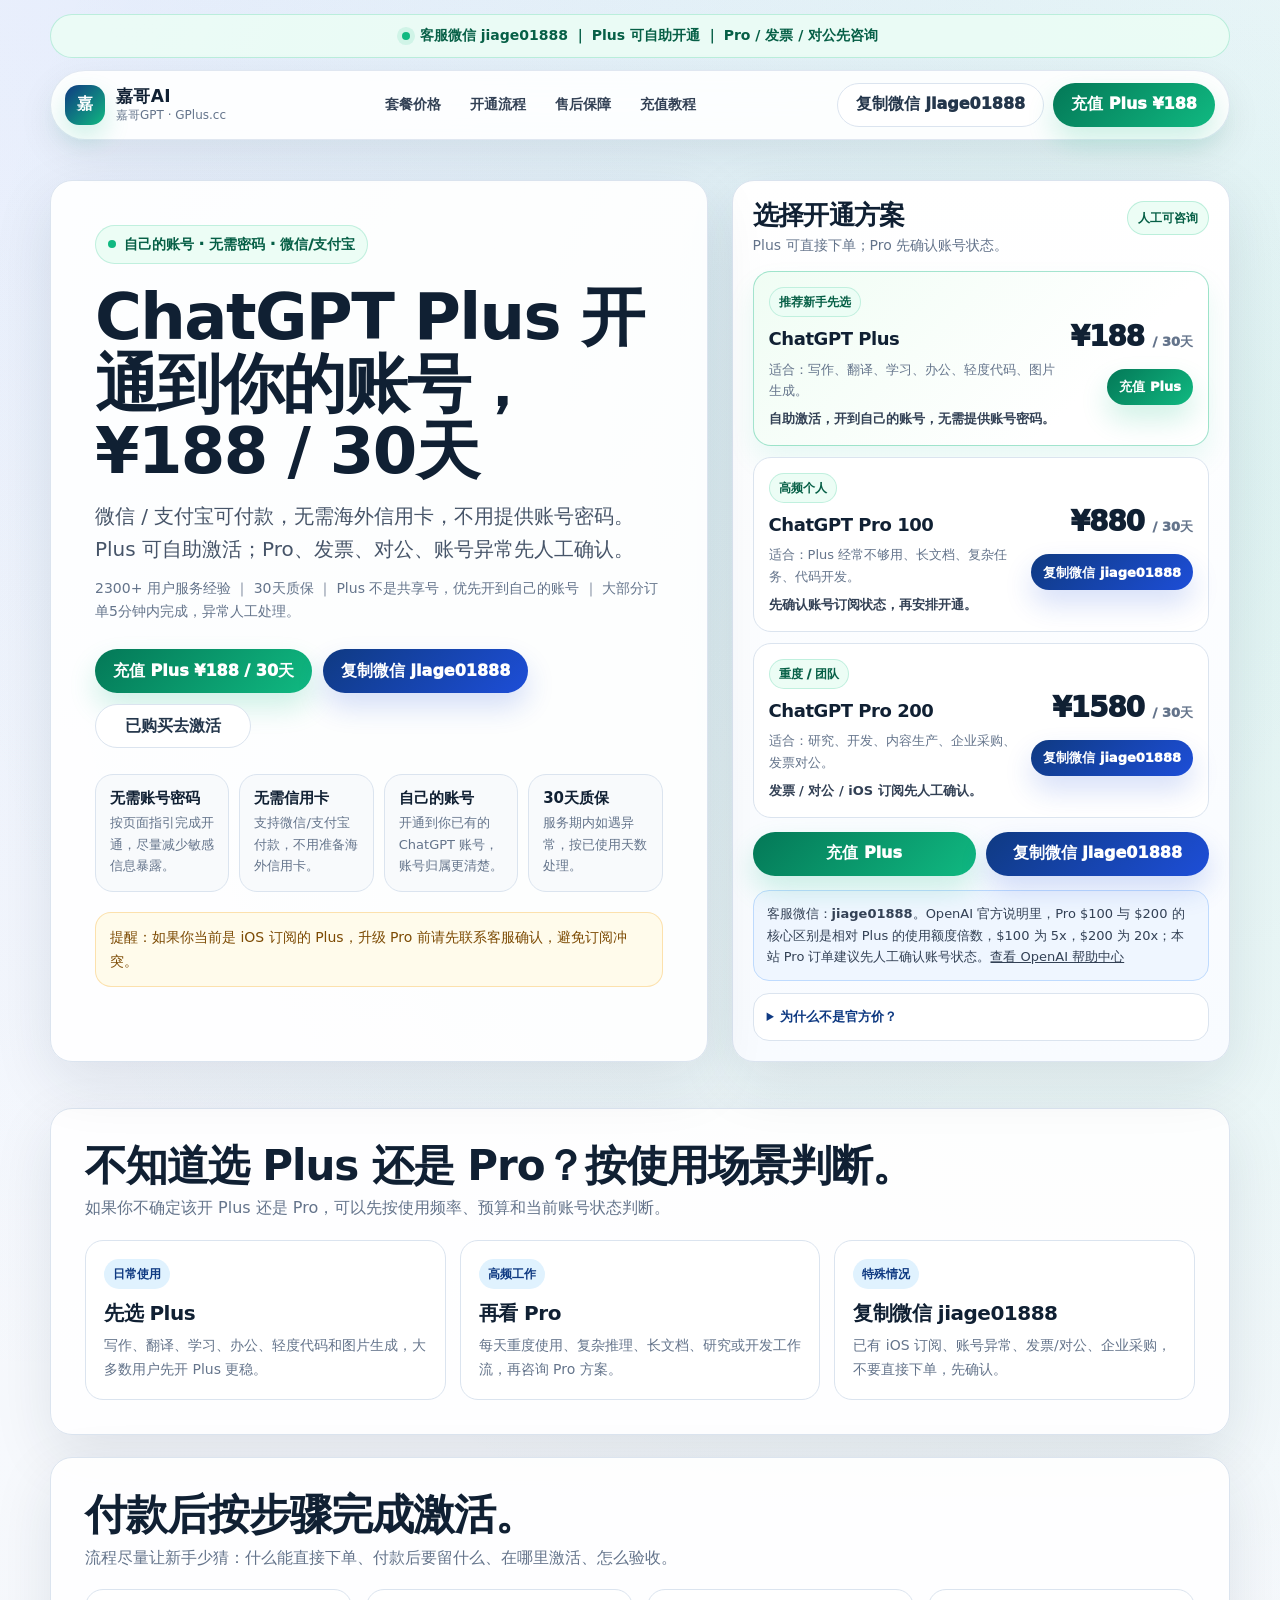
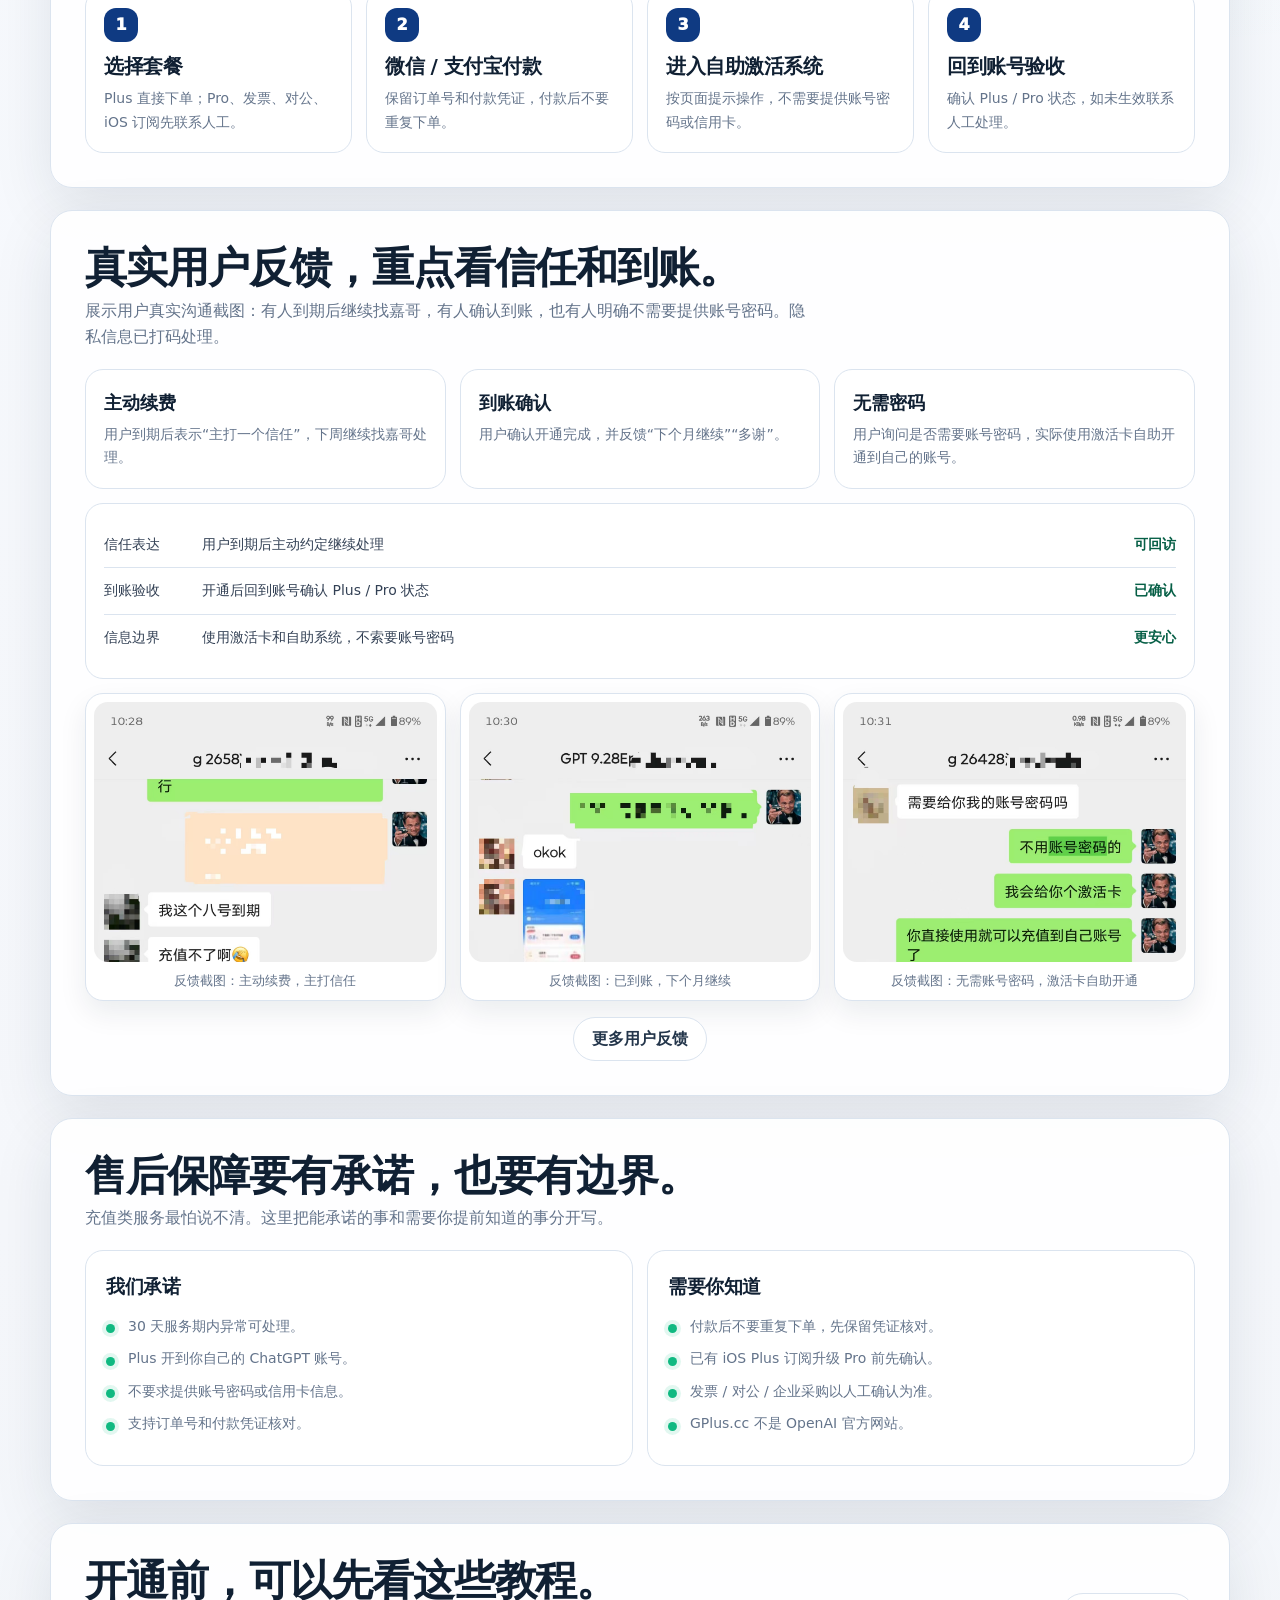
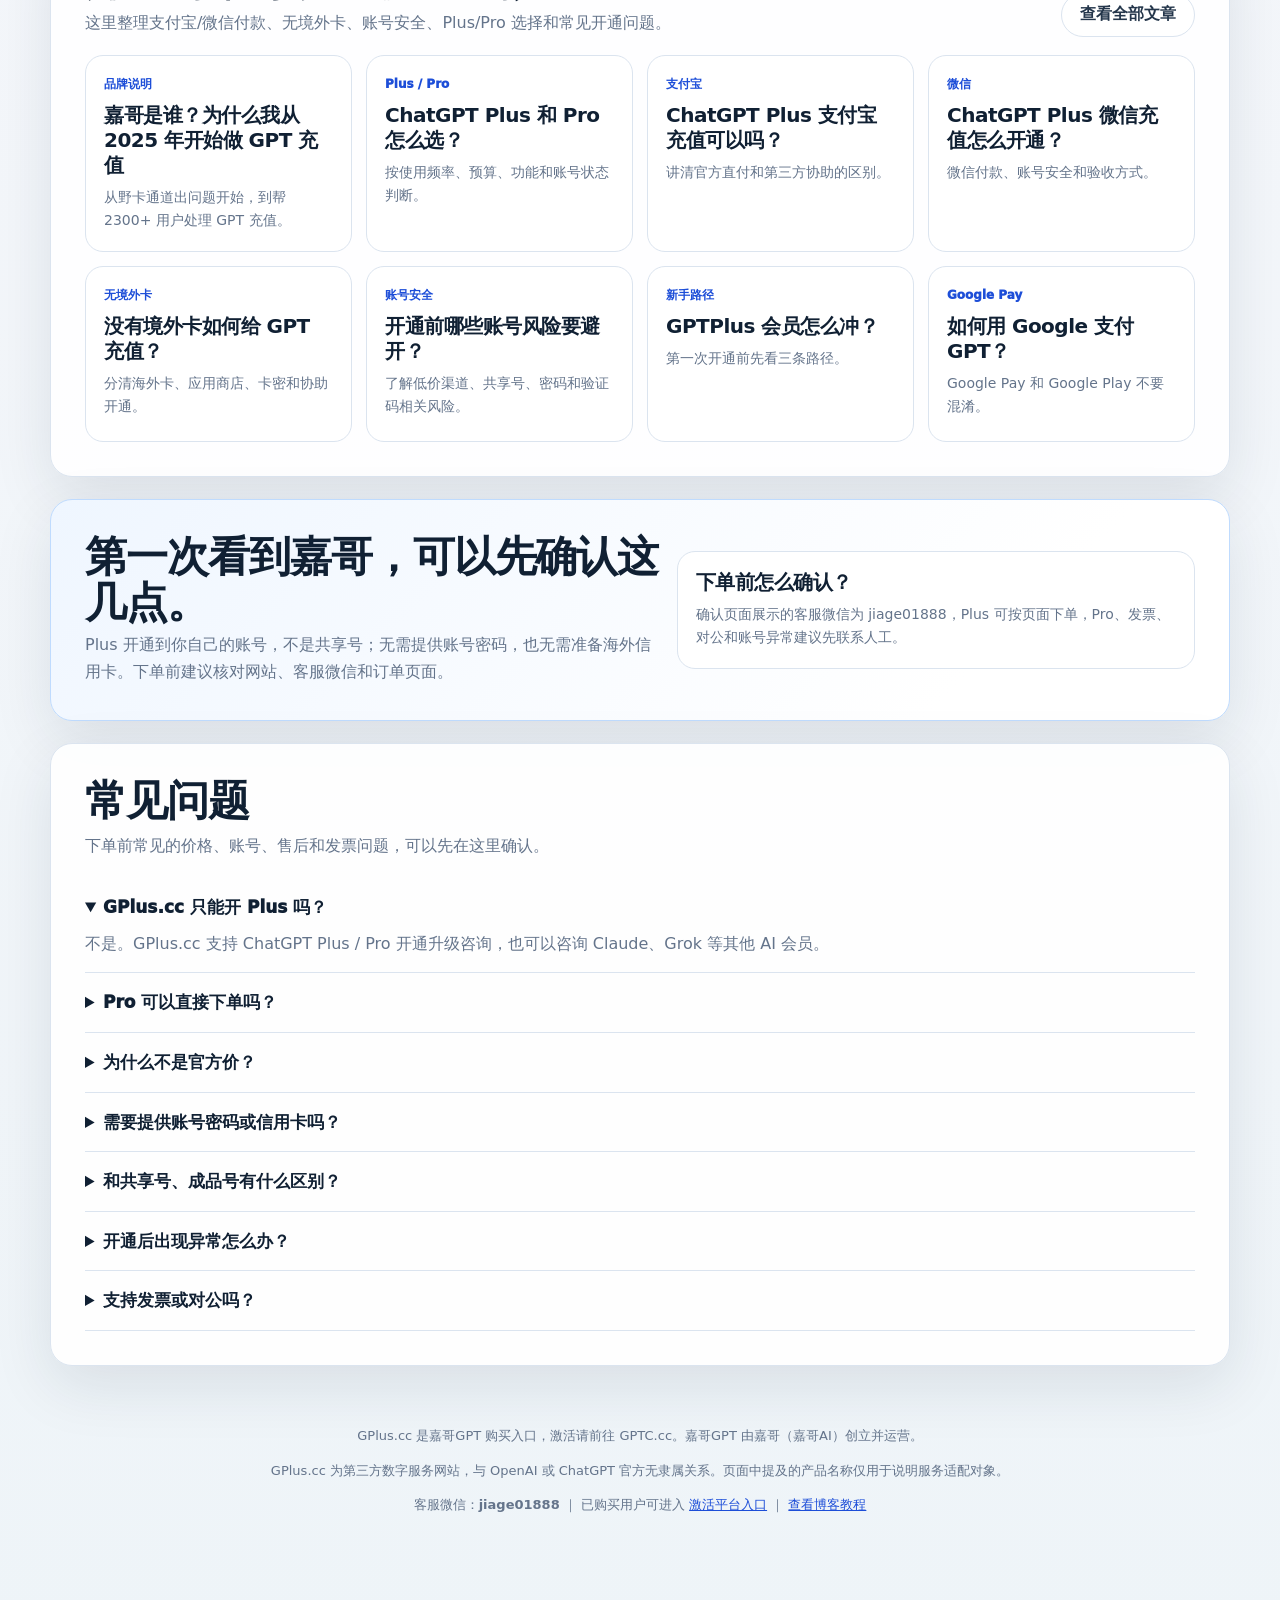
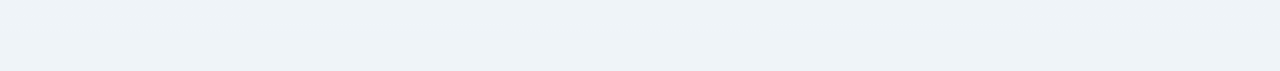
<file: index.html>
<!DOCTYPE html>
<html lang="zh-CN">
<head>
<meta charset="utf-8">
<meta name="baidu-site-verification" content="codeva-rBjunIBtXc">
<meta name="viewport" content="width=device-width, initial-scale=1">
<title>ChatGPT Plus 开通到你的账号，¥188 / 30天 | GPlus.cc</title>
<meta name="description" content="GPlus.cc 支持 ChatGPT Plus / Pro 开通升级协助，开通到用户自己的账号。Plus ¥188/30天，微信/支付宝可付款，无需账号密码、无需海外信用卡，支持自助激活、人工客服、30天质保和发票/对公咨询。">
<link rel="canonical" href="https://www.gplus.cc/">
<meta property="og:title" content="ChatGPT Plus 开通到你的账号，¥188 / 30天 | GPlus.cc">
<meta property="og:description" content="ChatGPT Plus / Pro 开通升级到你自己的账号。无需提供账号密码，支持微信/支付宝，大部分订单5分钟内完成，异常人工处理。">
<meta property="og:type" content="website">
<meta property="og:url" content="https://www.gplus.cc/">
<style>
  :root {
    --bg: #f5f7fb;
    --paper: #ffffff;
    --paper-soft: #f8fafc;
    --ink: #102033;
    --ink-2: #24364b;
    --muted: #64748b;
    --line: #dbe4ef;
    --line-strong: #b7c8da;
    --blue: #1d4ed8;
    --blue-2: #0f3a82;
    --green: #10b981;
    --green-2: #047857;
    --mint: #ecfdf5;
    --cyan: #e0f2fe;
    --amber: #f59e0b;
    --red: #ef4444;
    --shadow: 0 20px 60px rgba(15, 35, 55, .10);
    --radius: 22px;
  }

  * { box-sizing: border-box; }

  html { scroll-behavior: smooth; }

  body {
    margin: 0;
    min-height: 100vh;
    color: var(--ink);
    font-family: "PingFang SC", "Microsoft YaHei", "Noto Sans SC", system-ui, sans-serif;
    line-height: 1.68;
    background:
      radial-gradient(circle at 10% 0%, rgba(29, 78, 216, .08), transparent 28%),
      radial-gradient(circle at 88% 10%, rgba(16, 185, 129, .11), transparent 26%),
      linear-gradient(180deg, #f8fbff 0%, var(--bg) 58%, #eef4f8 100%);
  }

  a { color: inherit; }

  .page {
    width: min(1180px, calc(100% - 32px));
    margin: 0 auto;
    padding: 14px 0 120px;
  }

  .notice {
    display: flex;
    align-items: center;
    justify-content: center;
    gap: 10px;
    margin-bottom: 12px;
    padding: 9px 14px;
    border: 1px solid rgba(16, 185, 129, .22);
    border-radius: 999px;
    color: #065f46;
    background: rgba(236, 253, 245, .86);
    font-size: 14px;
    font-weight: 800;
  }

  .notice-dot {
    width: 8px;
    height: 8px;
    border-radius: 50%;
    background: var(--green);
    box-shadow: 0 0 0 5px rgba(16, 185, 129, .12);
  }

  .topbar {
    position: sticky;
    top: 12px;
    z-index: 30;
    display: flex;
    align-items: center;
    justify-content: space-between;
    gap: 14px;
    padding: 12px 14px;
    border: 1px solid rgba(219, 228, 239, .86);
    border-radius: 999px;
    background: rgba(255, 255, 255, .9);
    backdrop-filter: blur(18px);
    box-shadow: 0 14px 36px rgba(15, 35, 55, .08);
  }

  .brand {
    display: inline-flex;
    align-items: center;
    gap: 11px;
    min-width: 180px;
    text-decoration: none;
  }

  .brand-mark {
    width: 40px;
    height: 40px;
    display: grid;
    place-items: center;
    border-radius: 14px;
    color: #fff;
    font-weight: 950;
    background: linear-gradient(135deg, #0f3a82 0%, #10b981 100%);
    box-shadow: 0 12px 26px rgba(16, 185, 129, .20);
  }

  .brand-text strong {
    display: block;
    color: var(--ink);
    font-size: 17px;
    line-height: 1.1;
    letter-spacing: .02em;
  }

  .brand-text span {
    display: block;
    margin-top: 2px;
    color: var(--muted);
    font-size: 12px;
    line-height: 1.2;
  }

  .nav {
    display: flex;
    align-items: center;
    justify-content: center;
    gap: 5px;
    flex-wrap: wrap;
  }

  .nav a {
    padding: 8px 12px;
    border-radius: 999px;
    color: #334155;
    font-size: 14px;
    font-weight: 850;
    text-decoration: none;
  }

  .nav a:hover { background: #eef6ff; color: var(--blue-2); }

  .top-actions {
    display: flex;
    justify-content: flex-end;
    gap: 9px;
    min-width: 230px;
  }

  .btn {
    border: 0;
    cursor: pointer;
    display: inline-flex;
    align-items: center;
    justify-content: center;
    min-height: 44px;
    padding: 0 18px;
    border-radius: 999px;
    font: inherit;
    font-weight: 950;
    text-decoration: none;
    transition: transform .16s ease, box-shadow .16s ease, background .16s ease, border-color .16s ease;
  }

  .btn:hover { transform: translateY(-1px); }

  .btn-primary {
    color: #fff;
    background: linear-gradient(135deg, var(--blue-2), var(--blue));
    box-shadow: 0 14px 28px rgba(29, 78, 216, .18);
  }

  .btn-green {
    color: #fff;
    background: linear-gradient(135deg, var(--green-2), var(--green));
    box-shadow: 0 14px 28px rgba(16, 185, 129, .20);
  }

  .btn-ghost {
    color: var(--ink-2);
    background: #fff;
    border: 1px solid var(--line);
  }

  .btn-soft {
    color: #065f46;
    background: var(--mint);
    border: 1px solid rgba(16, 185, 129, .22);
  }

  .hero {
    display: grid;
    grid-template-columns: minmax(0, .95fr) minmax(380px, .72fr);
    gap: 24px;
    align-items: stretch;
    padding: 40px 0 24px;
  }

  .hero-main,
  .checkout-card,
  .section,
  .floating-cta {
    border: 1px solid var(--line);
    border-radius: var(--radius);
    background: rgba(255, 255, 255, .92);
    box-shadow: var(--shadow);
  }

  .hero-main {
    position: relative;
    overflow: hidden;
    padding: clamp(26px, 4vw, 44px);
  }

  .hero-main::after {
    content: "";
    position: absolute;
    inset: auto -10% -42% 28%;
    height: 260px;
    background: radial-gradient(ellipse at center, rgba(29, 78, 216, .11), transparent 66%);
    pointer-events: none;
  }

  .kicker {
    display: inline-flex;
    align-items: center;
    gap: 8px;
    padding: 7px 12px;
    border-radius: 999px;
    color: #065f46;
    background: var(--mint);
    border: 1px solid rgba(16, 185, 129, .2);
    font-size: 14px;
    font-weight: 950;
  }

  .kicker::before {
    content: "";
    width: 8px;
    height: 8px;
    border-radius: 50%;
    background: var(--green);
  }

  h1, h2, h3 { margin-top: 0; color: var(--ink); letter-spacing: -.025em; }

  h1 {
    max-width: 720px;
    margin: 20px 0 14px;
    font-size: clamp(38px, 5.2vw, 64px);
    line-height: 1.05;
  }

  .lead {
    max-width: 720px;
    margin: 0;
    color: #475569;
    font-size: clamp(17px, 1.8vw, 20px);
  }

  .service-note {
    max-width: 720px;
    margin: 10px 0 0;
    color: var(--muted);
    font-size: 14px;
    line-height: 1.65;
  }

  .hero-actions {
    display: flex;
    flex-wrap: wrap;
    gap: 11px;
    margin: 26px 0 16px;
  }

  .hero-actions .btn { min-width: 156px; }

  .service-bar {
    display: grid;
    grid-template-columns: repeat(4, 1fr);
    gap: 10px;
    margin-top: 26px;
  }

  .service-item {
    padding: 14px;
    border: 1px solid var(--line);
    border-radius: 18px;
    background: var(--paper-soft);
  }

  .service-item strong {
    display: block;
    color: var(--ink);
    font-size: 15px;
    line-height: 1.25;
  }

  .service-item span {
    display: block;
    margin-top: 4px;
    color: var(--muted);
    font-size: 13px;
  }

  .warning-line {
    position: relative;
    z-index: 1;
    margin-top: 20px;
    padding: 13px 14px;
    border: 1px solid rgba(245, 158, 11, .28);
    border-radius: 16px;
    color: #7c4a03;
    background: #fffbeb;
    font-size: 14px;
  }

  .checkout-card {
    padding: 20px;
    background:
      linear-gradient(180deg, #ffffff 0%, #f8fbff 100%);
  }

  .checkout-head {
    display: flex;
    justify-content: space-between;
    gap: 14px;
    align-items: flex-start;
    margin-bottom: 14px;
  }

  .checkout-head h2 {
    margin: 0 0 4px;
    font-size: 26px;
    line-height: 1.12;
  }

  .checkout-head p { margin: 0; color: var(--muted); font-size: 14px; }

  .status-pill {
    flex: 0 0 auto;
    padding: 6px 10px;
    border-radius: 999px;
    color: #065f46;
    background: var(--mint);
    border: 1px solid rgba(16, 185, 129, .22);
    font-size: 12px;
    font-weight: 950;
  }

  .plan-list {
    display: grid;
    gap: 11px;
  }

  .plan-card {
    display: grid;
    grid-template-columns: 1fr auto;
    gap: 12px;
    align-items: center;
    padding: 15px;
    border: 1px solid var(--line);
    border-radius: 18px;
    background: #fff;
  }

  .plan-card.featured {
    border-color: rgba(16, 185, 129, .38);
    background: linear-gradient(135deg, #f0fdf4 0%, #ffffff 72%);
    box-shadow: 0 14px 28px rgba(16, 185, 129, .09);
  }

  .plan-card h3 {
    margin: 0 0 4px;
    font-size: 18px;
  }

  .plan-card p { margin: 0; color: var(--muted); font-size: 13px; }

  .plan-tag {
    display: inline-flex;
    width: fit-content;
    margin-bottom: 7px;
    padding: 4px 9px;
    border-radius: 999px;
    color: #065f46;
    background: var(--mint);
    border: 1px solid rgba(16, 185, 129, .2);
    font-size: 12px;
    font-weight: 950;
  }

  .plan-note {
    margin-top: 6px !important;
    color: #334155 !important;
    font-weight: 750;
  }

  .plan-side {
    display: grid;
    gap: 9px;
    justify-items: end;
  }

  .plan-btn {
    min-height: 36px;
    padding: 0 12px;
    font-size: 13px;
    white-space: nowrap;
  }

  .price {
    text-align: right;
    color: var(--ink);
    font-size: 28px;
    font-weight: 950;
    letter-spacing: -.04em;
    white-space: nowrap;
  }

  .price small {
    color: var(--muted);
    font-size: 13px;
    letter-spacing: 0;
  }

  .checkout-actions {
    display: grid;
    grid-template-columns: 1fr 1fr;
    gap: 10px;
    margin-top: 14px;
  }

  .manual-note {
    margin: 14px 0 0;
    padding: 12px 13px;
    border-radius: 16px;
    color: #334155;
    background: #eff6ff;
    border: 1px solid #bfdbfe;
    font-size: 13px;
  }

  .price-explainer {
    margin-top: 12px;
    border: 1px solid var(--line);
    border-radius: 16px;
    background: #fff;
    color: #334155;
    font-size: 13px;
  }

  .price-explainer summary {
    cursor: pointer;
    padding: 12px 13px;
    color: var(--blue-2);
    font-weight: 950;
  }

  .price-explainer p {
    margin: 0;
    padding: 0 13px 13px;
    color: var(--muted);
  }

  .section {
    margin-top: 22px;
    padding: clamp(22px, 3.4vw, 34px);
  }

  .section-head {
    display: flex;
    justify-content: space-between;
    align-items: flex-end;
    gap: 18px;
    margin-bottom: 18px;
  }

  .section h2 {
    margin-bottom: 6px;
    font-size: clamp(28px, 3.5vw, 42px);
    line-height: 1.1;
  }

  .section-desc {
    max-width: 720px;
    margin: 0;
    color: var(--muted);
  }

  .grid { display: grid; gap: 14px; }
  .decision { grid-template-columns: repeat(3, 1fr); }
  .flow { grid-template-columns: repeat(4, 1fr); }
  .trust { grid-template-columns: repeat(4, 1fr); }
  .guides { grid-template-columns: repeat(4, 1fr); }
  .proof-summary { grid-template-columns: repeat(3, 1fr); }
  .feedback-grid { grid-template-columns: repeat(3, 1fr); }
  .promise-grid { grid-template-columns: repeat(2, 1fr); }

  .card {
    padding: 18px;
    border: 1px solid var(--line);
    border-radius: 18px;
    background: #fff;
  }

  .card h3 {
    margin: 0 0 8px;
    font-size: 20px;
    line-height: 1.25;
  }

  .card p {
    margin: 0;
    color: var(--muted);
    font-size: 14px;
  }

  .proof-card strong {
    display: block;
    margin-bottom: 4px;
    font-size: 18px;
  }

  .delivery-row {
    display: grid;
    grid-template-columns: 88px 1fr auto;
    gap: 10px;
    align-items: center;
    padding: 11px 0;
    border-bottom: 1px solid var(--line);
    color: #334155;
    font-size: 14px;
  }

  .delivery-row:last-child { border-bottom: 0; }
  .delivery-row span:last-child { color: #065f46; font-weight: 950; }

  .feedback-shot {
    margin: 0;
    padding: 8px;
    border: 1px solid var(--line);
    border-radius: 18px;
    background: #fff;
    box-shadow: 0 12px 28px rgba(15, 35, 55, .08);
  }

  .feedback-shot button {
    display: block;
    width: 100%;
    padding: 0;
    border: 0;
    background: transparent;
    cursor: pointer;
    text-align: inherit;
    font: inherit;
  }

  .feedback-shot img {
    display: block;
    width: 100%;
    height: 260px;
    object-fit: cover;
    object-position: top;
    border-radius: 14px;
  }

  .feedback-shot span {
    display: block;
    margin-top: 8px;
    color: var(--muted);
    font-size: 13px;
    text-align: center;
  }

  .feedback-actions {
    display: flex;
    justify-content: center;
    margin-top: 16px;
  }

  .feedback-modal {
    position: fixed;
    inset: 0;
    z-index: 80;
    display: none;
    align-items: center;
    justify-content: center;
    padding: 18px;
    background: rgba(15, 32, 51, .72);
    backdrop-filter: blur(8px);
  }

  .feedback-modal.is-open { display: flex; }

  .feedback-dialog {
    position: relative;
    width: min(920px, 100%);
    max-height: min(90vh, 880px);
    display: grid;
    grid-template-rows: auto minmax(0, 1fr) auto;
    gap: 12px;
    padding: 16px;
    border-radius: 22px;
    background: #fff;
    box-shadow: 0 28px 70px rgba(15, 32, 51, .3);
  }

  .feedback-modal-head {
    display: flex;
    align-items: center;
    justify-content: space-between;
    gap: 12px;
  }

  .feedback-modal-head h3 {
    margin: 0;
    font-size: 19px;
  }

  .feedback-close,
  .feedback-nav {
    border: 1px solid var(--line);
    cursor: pointer;
    display: inline-grid;
    place-items: center;
    color: var(--ink);
    background: #fff;
    font: inherit;
    font-weight: 950;
  }

  .feedback-close {
    width: 40px;
    height: 40px;
    border-radius: 999px;
    font-size: 22px;
    line-height: 1;
  }

  .feedback-stage {
    min-height: 0;
    display: grid;
    grid-template-columns: auto minmax(0, 1fr) auto;
    align-items: center;
    gap: 12px;
  }

  .feedback-nav {
    width: 42px;
    height: 42px;
    border-radius: 999px;
    font-size: 24px;
  }

  .feedback-image-wrap {
    min-height: 0;
    display: grid;
    place-items: center;
    border: 1px solid var(--line);
    border-radius: 18px;
    background: var(--paper-soft);
    overflow: hidden;
  }

  .feedback-image-wrap img {
    display: block;
    max-width: 100%;
    max-height: 72vh;
    object-fit: contain;
  }

  .feedback-caption {
    display: flex;
    justify-content: space-between;
    gap: 14px;
    color: var(--muted);
    font-size: 14px;
  }

  .feedback-caption strong {
    display: block;
    color: var(--ink);
    font-size: 15px;
  }

  .promise-col {
    border: 1px solid var(--line);
    border-radius: 18px;
    background: #fff;
    padding: 20px;
  }

  .promise-col h3 { margin-bottom: 12px; }

  .check-list {
    margin: 0;
    padding: 0;
    list-style: none;
    color: var(--muted);
    font-size: 14px;
  }

  .check-list li {
    position: relative;
    padding-left: 22px;
    margin: 9px 0;
  }

  .check-list li::before {
    content: "";
    position: absolute;
    left: 0;
    top: .68em;
    width: 9px;
    height: 9px;
    border-radius: 50%;
    background: var(--green);
    box-shadow: 0 0 0 4px rgba(16, 185, 129, .12);
  }

  .card-label {
    display: inline-flex;
    width: fit-content;
    margin-bottom: 12px;
    padding: 5px 9px;
    border-radius: 999px;
    color: var(--blue-2);
    background: var(--cyan);
    font-size: 12px;
    font-weight: 950;
  }

  .step-num {
    display: inline-grid;
    place-items: center;
    width: 34px;
    height: 34px;
    margin-bottom: 12px;
    border-radius: 12px;
    color: #fff;
    background: var(--blue-2);
    font-weight: 950;
  }

  .guide {
    min-height: 176px;
    display: block;
    text-decoration: none;
    transition: transform .16s ease, border-color .16s ease, box-shadow .16s ease;
  }

  .guide:hover {
    transform: translateY(-2px);
    border-color: #bfdbfe;
    box-shadow: 0 18px 36px rgba(29, 78, 216, .08);
  }

  .guide-tag {
    display: block;
    margin-bottom: 9px;
    color: var(--blue);
    font-size: 12px;
    font-weight: 950;
  }

  .brand-box {
    display: grid;
    grid-template-columns: 1fr .9fr;
    gap: 16px;
    align-items: center;
    border-color: #bfdbfe;
    background: linear-gradient(135deg, #eff6ff 0%, #ffffff 78%);
  }

  .aliases {
    display: flex;
    flex-wrap: wrap;
    gap: 8px;
    margin-top: 16px;
  }

  .aliases span {
    padding: 7px 11px;
    border: 1px solid var(--line);
    border-radius: 999px;
    background: #fff;
    color: #334155;
    font-size: 13px;
    font-weight: 850;
  }

  .faq details {
    border-bottom: 1px solid var(--line);
    padding: 15px 0;
  }

  .faq summary {
    cursor: pointer;
    color: var(--ink);
    font-weight: 950;
    font-size: 17px;
  }

  .faq p {
    margin: 9px 0 0;
    color: var(--muted);
  }

  .footer {
    margin-top: 24px;
    padding: 22px;
    color: var(--muted);
    font-size: 13px;
    text-align: center;
  }

  .footer a { color: var(--blue); }

  .floating-cta {
    position: fixed;
    left: 50%;
    bottom: 16px;
    z-index: 35;
    transform: translate(-50%, 110px);
    opacity: 0;
    pointer-events: none;
    display: flex;
    align-items: center;
    justify-content: space-between;
    gap: 14px;
    width: min(760px, calc(100% - 24px));
    padding: 10px 12px 10px 16px;
    border-radius: 24px;
    background: rgba(255,255,255,.94);
    transition: transform .22s ease, opacity .22s ease;
  }

  .floating-cta.is-visible {
    transform: translate(-50%, 0);
    opacity: 1;
    pointer-events: auto;
  }

  .floating-cta strong { display: block; line-height: 1.2; }
  .floating-cta span { display: block; color: var(--muted); font-size: 13px; }
  .floating-actions { display: flex; gap: 8px; flex: 0 0 auto; }

  .recharge-preflight {
    position: fixed;
    inset: 0;
    z-index: 90;
    display: none;
    align-items: center;
    justify-content: center;
    padding: 18px;
    background: rgba(15, 32, 51, .72);
    backdrop-filter: blur(10px);
  }

  .recharge-preflight.is-open { display: flex; }

  .recharge-dialog {
    width: min(420px, 100%);
    max-height: calc(100vh - 36px);
    overflow: auto;
    box-sizing: border-box;
    padding: 22px;
    border-radius: 24px;
    background: #fff;
    box-shadow: 0 28px 70px rgba(15, 32, 51, .3);
    text-align: center;
  }

  .recharge-dialog h3 {
    margin: 0 0 10px;
    font-size: 20px;
    color: var(--ink);
  }

  .recharge-dialog p {
    margin: 0;
    color: var(--muted);
    line-height: 1.75;
  }

  .recharge-warning {
    margin-top: 14px;
    padding: 14px 16px;
    border: 1px solid #fed7aa;
    border-radius: 14px;
    background: #fff7ed;
    color: #7c2d12;
    text-align: left;
  }

  .recharge-warning strong {
    display: block;
    margin-bottom: 5px;
    color: #9a3412;
    font-size: 16px;
  }

  .recharge-warning p {
    margin: 0;
    color: inherit;
    line-height: 1.65;
  }

  .recharge-warning p + p {
    margin-top: 7px;
    font-weight: 800;
  }

  .recharge-status-steps {
    display: grid;
    gap: 7px;
    margin: 10px 0;
  }

  .recharge-status-steps span {
    display: flex;
    gap: 8px;
    align-items: baseline;
    padding: 8px 10px;
    border-radius: 9px;
    background: rgba(255,255,255,.62);
    line-height: 1.45;
  }

  .recharge-status-steps b { flex: 0 0 auto; }
  .recharge-warning .recharge-repeat-note { line-height: 1.55; }

  .recharge-dialog.night-mode .recharge-warning {
    border-color: #fca5a5;
    background: #fef2f2;
    color: #7f1d1d;
  }

  .recharge-dialog.night-mode .recharge-warning strong { color: #b91c1c; }

  .recharge-night-ack {
    display: flex;
    align-items: flex-start;
    gap: 10px;
    margin-top: 14px;
    padding: 12px 14px;
    border: 1px solid #fecaca;
    border-radius: 14px;
    background: #fff;
    color: #7f1d1d;
    font-weight: 800;
    line-height: 1.55;
    text-align: left;
    cursor: pointer;
  }

  .recharge-night-ack[hidden] { display: none; }

  .recharge-night-ack input {
    flex: 0 0 auto;
    width: 18px;
    height: 18px;
    margin: 3px 0 0;
    accent-color: #b91c1c;
  }

  .recharge-countdown {
    margin-top: 12px;
    color: var(--green);
    font-weight: 900;
  }

  .recharge-actions {
    display: grid;
    gap: 10px;
    margin-top: 18px;
  }

  .recharge-actions .btn {
    width: 100%;
    flex-direction: column;
    gap: 3px;
  }

  .recharge-actions .btn span {
    font-size: 13px;
    font-weight: 650;
    opacity: .82;
  }

  .recharge-actions .btn:disabled {
    cursor: not-allowed;
    opacity: .55;
  }

  .toast {
    position: fixed;
    left: 50%;
    bottom: 98px;
    z-index: 60;
    transform: translateX(-50%);
    padding: 10px 14px;
    border-radius: 999px;
    color: #fff;
    background: rgba(15, 32, 51, .94);
    box-shadow: 0 16px 30px rgba(15, 32, 51, .24);
    opacity: 0;
    transition: opacity .18s ease;
    pointer-events: none;
  }

  .toast.show { opacity: 1; }

  @media (max-width: 980px) {
    .topbar {
      position: relative;
      top: 0;
      align-items: flex-start;
      flex-direction: column;
      border-radius: 24px;
    }

    .top-actions { min-width: 0; width: 100%; justify-content: flex-start; }
    .nav { justify-content: flex-start; }
    .hero { grid-template-columns: 1fr; padding-top: 26px; }
    .service-bar, .decision, .flow, .trust, .guides, .brand-box, .proof-summary, .feedback-grid, .promise-grid { grid-template-columns: 1fr 1fr; }
  }

  @media (max-width: 640px) {
    .page { width: min(100% - 22px, 1180px); padding-bottom: 152px; }
    .notice { border-radius: 18px; text-align: center; line-height: 1.45; font-size: 13px; padding: 8px 10px; }
    .topbar { gap: 12px; padding: 12px; }
    .nav { display: none; }
    .top-actions .btn { flex: 1; }
    .hero { padding-top: 18px; gap: 16px; }
    .hero-main, .checkout-card, .section { border-radius: 20px; }
    .hero-main { padding: 22px 20px; }
    .kicker { font-size: 13px; }
    h1 { font-size: clamp(31px, 9.4vw, 42px); line-height: 1.08; }
    .lead { font-size: 16px; }
    .hero-actions .btn { width: 100%; }
    .service-bar, .decision, .flow, .trust, .guides, .brand-box, .proof-summary, .feedback-grid, .promise-grid { grid-template-columns: 1fr; }
    .checkout-actions { grid-template-columns: 1fr; }
    .plan-card { grid-template-columns: 1fr; }
    .plan-side { justify-items: start; }
    .price { text-align: left; }
    .delivery-row { grid-template-columns: 1fr; gap: 3px; }
    .feedback-shot img { height: auto; }
    .section-head { display: block; }
    .floating-cta { display: block; }
    .floating-actions { margin-top: 10px; }
    .floating-actions .btn { flex: 1; padding: 0 12px; }
    .feedback-stage { grid-template-columns: 1fr; }
    .feedback-nav { width: 100%; height: 38px; }
    .feedback-caption { display: block; }
  }
</style>
<script type="application/ld+json">
{
  "@context": "https://schema.org",
  "@type": "FAQPage",
  "mainEntity": [
    {
      "@type": "Question",
      "name": "GPlus.cc 支持 ChatGPT Plus 和 Pro 吗？",
      "acceptedAnswer": {
        "@type": "Answer",
        "text": "支持 ChatGPT Plus / Pro 开通升级咨询。Plus 可按页面指引自助处理，Pro 100 / Pro 200 建议先联系人工确认账号状态、当前订阅和发票对公需求。"
      }
    },
    {
      "@type": "Question",
      "name": "开通 Plus / Pro 需要提供账号密码或信用卡吗？",
      "acceptedAnswer": {
        "@type": "Answer",
        "text": "不需要提供账号密码，也不需要用户提供信用卡信息。GPlus.cc 强调充值到用户自己的账号，并尽量减少敏感信息暴露。"
      }
    },
    {
      "@type": "Question",
      "name": "为什么 Plus 不是官方 $20 直接折算？",
      "acceptedAnswer": {
        "@type": "Answer",
        "text": "OpenAI Plus 官方价为 $20/月。GPlus.cc 页面价格包含国内付款支持、自助激活系统、账号状态判断、稳定处理通道和 30 天售后。"
      }
    },
    {
      "@type": "Question",
      "name": "掉订阅或异常怎么处理？",
      "acceptedAnswer": {
        "@type": "Answer",
        "text": "月度服务按30天质保口径处理。如出现掉订阅或异常，会按实际使用天数和订单规则处理退款或补差方案。"
      }
    },
    {
      "@type": "Question",
      "name": "GPlus.cc 是 OpenAI 官方官网吗？",
      "acceptedAnswer": {
        "@type": "Answer",
        "text": "不是。GPlus.cc 是第三方数字服务网站，与 OpenAI 或 ChatGPT 官方无隶属关系。页面中提及的产品名称仅用于说明服务适配对象。"
      }
    }
  ]
}
</script>
<script>
var _hmt = _hmt || [];
(function() {
  var hm = document.createElement("script");
  hm.src = "https://hm.baidu.com/hm.js?7624e9fe7dc435754cb901a6b808a1b1";
  var s = document.getElementsByTagName("script")[0];
  s.parentNode.insertBefore(hm, s);
})();
</script>
<script src="/assets/site-tracking.js" defer></script>
</head>
<body>
<div class="page">
  <div class="notice"><span class="notice-dot"></span><span>客服微信 jiage01888 ｜ Plus 可自助开通 ｜ Pro / 发票 / 对公先咨询</span></div>

  <header class="topbar">
    <a class="brand" href="/" aria-label="嘉哥AI GPlus 首页">
      <span class="brand-mark">嘉</span>
      <span class="brand-text">
        <strong>嘉哥AI</strong>
        <span>嘉哥GPT · GPlus.cc</span>
      </span>
    </a>
    <nav class="nav" aria-label="主要导航">
      <a href="#plans">套餐价格</a>
      <a href="#flow">开通流程</a>
      <a href="#trust">售后保障</a>
      <a href="/blog/">充值教程</a>
    </nav>
    <div class="top-actions">
      <button class="btn btn-ghost js-copy-wx" type="button">复制微信 jiage01888</button>
      <button class="btn btn-green js-buy" type="button">充值 Plus ¥188</button>
    </div>
  </header>

  <main>
    <section class="hero" aria-label="嘉哥AI ChatGPT Plus Pro 开通升级">
      <div class="hero-main">
        <span class="kicker">自己的账号 · 无需密码 · 微信/支付宝</span>
        <h1>ChatGPT Plus 开通到你的账号，¥188 / 30天</h1>
        <p class="lead">微信 / 支付宝可付款，无需海外信用卡，不用提供账号密码。Plus 可自助激活；Pro、发票、对公、账号异常先人工确认。</p>
        <p class="service-note">2300+ 用户服务经验 ｜ 30天质保 ｜ Plus 不是共享号，优先开到自己的账号 ｜ 大部分订单5分钟内完成，异常人工处理。</p>
        <div class="hero-actions">
          <button class="btn btn-green js-buy" type="button">充值 Plus ¥188 / 30天</button>
          <button class="btn btn-primary js-copy-wx" type="button">复制微信 jiage01888</button>
          <a class="btn btn-ghost" href="https://www.aipass.me/api/recharge-go" target="_blank" rel="noopener">已购买去激活</a>
        </div>
        <div class="service-bar" aria-label="核心信任点">
          <div class="service-item"><strong>无需账号密码</strong><span>按页面指引完成开通，尽量减少敏感信息暴露。</span></div>
          <div class="service-item"><strong>无需信用卡</strong><span>支持微信/支付宝付款，不用准备海外信用卡。</span></div>
          <div class="service-item"><strong>自己的账号</strong><span>开通到你已有的 ChatGPT 账号，账号归属更清楚。</span></div>
          <div class="service-item"><strong>30天质保</strong><span>服务期内如遇异常，按已使用天数处理。</span></div>
        </div>
        <div class="warning-line">提醒：如果你当前是 iOS 订阅的 Plus，升级 Pro 前请先联系客服确认，避免订阅冲突。</div>
      </div>

      <aside class="checkout-card" id="plans" aria-label="套餐价格">
        <div class="checkout-head">
          <div>
            <h2>选择开通方案</h2>
            <p>Plus 可直接下单；Pro 先确认账号状态。</p>
          </div>
          <span class="status-pill">人工可咨询</span>
        </div>
        <div class="plan-list">
          <article class="plan-card featured">
            <div>
              <span class="plan-tag">推荐新手先选</span>
              <h3>ChatGPT Plus</h3>
              <p>适合：写作、翻译、学习、办公、轻度代码、图片生成。</p>
              <p class="plan-note">自助激活，开到自己的账号，无需提供账号密码。</p>
            </div>
            <div class="plan-side">
              <div class="price">¥188 <small>/ 30天</small></div>
              <button class="btn btn-green plan-btn js-buy" type="button">充值 Plus</button>
            </div>
          </article>
          <article class="plan-card">
            <div>
              <span class="plan-tag">高频个人</span>
              <h3>ChatGPT Pro 100</h3>
              <p>适合：Plus 经常不够用、长文档、复杂任务、代码开发。</p>
              <p class="plan-note">先确认账号订阅状态，再安排开通。</p>
            </div>
            <div class="plan-side">
              <div class="price">¥880 <small>/ 30天</small></div>
              <button class="btn btn-primary plan-btn js-copy-wx" type="button">复制微信 jiage01888</button>
            </div>
          </article>
          <article class="plan-card">
            <div>
              <span class="plan-tag">重度 / 团队</span>
              <h3>ChatGPT Pro 200</h3>
              <p>适合：研究、开发、内容生产、企业采购、发票对公。</p>
              <p class="plan-note">发票 / 对公 / iOS 订阅先人工确认。</p>
            </div>
            <div class="plan-side">
              <div class="price">¥1580 <small>/ 30天</small></div>
              <button class="btn btn-primary plan-btn js-copy-wx" type="button">复制微信 jiage01888</button>
            </div>
          </article>
        </div>
        <div class="checkout-actions">
          <button class="btn btn-green js-buy" type="button">充值 Plus</button>
          <button class="btn btn-primary js-copy-wx" type="button">复制微信 jiage01888</button>
        </div>
        <p class="manual-note">客服微信：<strong>jiage01888</strong>。OpenAI 官方说明里，Pro $100 与 $200 的核心区别是相对 Plus 的使用额度倍数，$100 为 5x，$200 为 20x；本站 Pro 订单建议先人工确认账号状态。<a href="https://help.openai.com/en/articles/9793128-about-chatgpt-pro-plans" target="_blank" rel="noopener">查看 OpenAI 帮助中心</a></p>
        <details class="price-explainer">
          <summary>为什么不是官方价？</summary>
          <p>OpenAI Plus 官方价为 $20/月，人民币成本会受汇率和付款路径影响。本站价格包含国内付款支持、自助激活系统、稳定处理通道、账号状态判断和 30 天售后。如果你只追求最低价，不建议直接下单；如果你更在意开到自己的账号、少暴露敏感信息、异常有人处理，可以选择这里。<a href="https://help.openai.com/en/articles/6950777-what-is-chatgpt-plus" target="_blank" rel="noopener">查看 OpenAI Plus 说明</a></p>
        </details>
      </aside>
    </section>

    <section class="section" id="choose">
      <div class="section-head">
        <div>
          <h2>不知道选 Plus 还是 Pro？按使用场景判断。</h2>
          <p class="section-desc">如果你不确定该开 Plus 还是 Pro，可以先按使用频率、预算和当前账号状态判断。</p>
        </div>
      </div>
      <div class="grid decision">
        <article class="card"><span class="card-label">日常使用</span><h3>先选 Plus</h3><p>写作、翻译、学习、办公、轻度代码和图片生成，大多数用户先开 Plus 更稳。</p></article>
        <article class="card"><span class="card-label">高频工作</span><h3>再看 Pro</h3><p>每天重度使用、复杂推理、长文档、研究或开发工作流，再咨询 Pro 方案。</p></article>
        <article class="card"><span class="card-label">特殊情况</span><h3>复制微信 jiage01888</h3><p>已有 iOS 订阅、账号异常、发票/对公、企业采购，不要直接下单，先确认。</p></article>
      </div>
    </section>

    <section class="section" id="flow">
      <div class="section-head">
        <div>
          <h2>付款后按步骤完成激活。</h2>
          <p class="section-desc">流程尽量让新手少猜：什么能直接下单、付款后要留什么、在哪里激活、怎么验收。</p>
        </div>
      </div>
      <div class="grid flow">
        <article class="card"><span class="step-num">1</span><h3>选择套餐</h3><p>Plus 直接下单；Pro、发票、对公、iOS 订阅先联系人工。</p></article>
        <article class="card"><span class="step-num">2</span><h3>微信 / 支付宝付款</h3><p>保留订单号和付款凭证，付款后不要重复下单。</p></article>
        <article class="card"><span class="step-num">3</span><h3>进入自助激活系统</h3><p>按页面提示操作，不需要提供账号密码或信用卡。</p></article>
        <article class="card"><span class="step-num">4</span><h3>回到账号验收</h3><p>确认 Plus / Pro 状态，如未生效联系人工处理。</p></article>
      </div>
    </section>

    <section class="section" id="proof">
      <div class="section-head">
        <div>
          <h2>真实用户反馈，重点看信任和到账。</h2>
          <p class="section-desc">展示用户真实沟通截图：有人到期后继续找嘉哥，有人确认到账，也有人明确不需要提供账号密码。隐私信息已打码处理。</p>
        </div>
      </div>
      <div class="grid proof-summary">
        <article class="card proof-card"><strong>主动续费</strong><p>用户到期后表示“主打一个信任”，下周继续找嘉哥处理。</p></article>
        <article class="card proof-card"><strong>到账确认</strong><p>用户确认开通完成，并反馈“下个月继续”“多谢”。</p></article>
        <article class="card proof-card"><strong>无需密码</strong><p>用户询问是否需要账号密码，实际使用激活卡自助开通到自己的账号。</p></article>
      </div>
      <div class="card" style="margin-top:14px">
        <div class="delivery-row"><span>信任表达</span><span>用户到期后主动约定继续处理</span><span>可回访</span></div>
        <div class="delivery-row"><span>到账验收</span><span>开通后回到账号确认 Plus / Pro 状态</span><span>已确认</span></div>
        <div class="delivery-row"><span>信息边界</span><span>使用激活卡和自助系统，不索要账号密码</span><span>更安心</span></div>
      </div>
      <div class="grid feedback-grid" style="margin-top:14px">
        <figure class="feedback-shot">
          <button class="js-feedback-open" type="button" data-feedback-index="0">
            <img src="assets/feedback/feedback-trust.jpg" alt="用户到期后表示信任并约定继续找嘉哥处理" loading="lazy">
            <span>反馈截图：主动续费，主打信任</span>
          </button>
        </figure>
        <figure class="feedback-shot">
          <button class="js-feedback-open" type="button" data-feedback-index="1">
            <img src="assets/feedback/feedback-delivered.jpg" alt="用户确认到账并表示下个月继续" loading="lazy">
            <span>反馈截图：已到账，下个月继续</span>
          </button>
        </figure>
        <figure class="feedback-shot">
          <button class="js-feedback-open" type="button" data-feedback-index="2">
            <img src="assets/feedback/feedback-no-password.jpg" alt="用户询问账号密码，说明无需密码并使用激活卡自助开通" loading="lazy">
            <span>反馈截图：无需账号密码，激活卡自助开通</span>
          </button>
        </figure>
      </div>
      <div class="feedback-actions">
        <button class="btn btn-ghost js-feedback-open" type="button" data-feedback-index="3">更多用户反馈</button>
      </div>
    </section>

    <section class="section" id="trust">
      <div class="section-head">
        <div>
          <h2>售后保障要有承诺，也要有边界。</h2>
          <p class="section-desc">充值类服务最怕说不清。这里把能承诺的事和需要你提前知道的事分开写。</p>
        </div>
      </div>
      <div class="grid promise-grid">
        <article class="promise-col">
          <h3>我们承诺</h3>
          <ul class="check-list">
            <li>30 天服务期内异常可处理。</li>
            <li>Plus 开到你自己的 ChatGPT 账号。</li>
            <li>不要求提供账号密码或信用卡信息。</li>
            <li>支持订单号和付款凭证核对。</li>
          </ul>
        </article>
        <article class="promise-col">
          <h3>需要你知道</h3>
          <ul class="check-list">
            <li>付款后不要重复下单，先保留凭证核对。</li>
            <li>已有 iOS Plus 订阅升级 Pro 前先确认。</li>
            <li>发票 / 对公 / 企业采购以人工确认为准。</li>
            <li>GPlus.cc 不是 OpenAI 官方网站。</li>
          </ul>
        </article>
      </div>
    </section>

    <section class="section" id="guides">
      <div class="section-head">
        <div>
          <h2>开通前，可以先看这些教程。</h2>
          <p class="section-desc">这里整理支付宝/微信付款、无境外卡、账号安全、Plus/Pro 选择和常见开通问题。</p>
        </div>
        <a class="btn btn-ghost" href="/blog/">查看全部文章</a>
      </div>
      <div class="grid guides">
        <a class="card guide" href="/blog/jiage-ai-gpt.html"><span class="guide-tag">品牌说明</span><h3>嘉哥是谁？为什么我从 2025 年开始做 GPT 充值</h3><p>从野卡通道出问题开始，到帮 2300+ 用户处理 GPT 充值。</p></a>
        <a class="card guide" href="/blog/chatgpt-plus-pro-zenme-xuan.html"><span class="guide-tag">Plus / Pro</span><h3>ChatGPT Plus 和 Pro 怎么选？</h3><p>按使用频率、预算、功能和账号状态判断。</p></a>
        <a class="card guide" href="/blog/chatgpt-plus-zhifubao-chongzhi.html"><span class="guide-tag">支付宝</span><h3>ChatGPT Plus 支付宝充值可以吗？</h3><p>讲清官方直付和第三方协助的区别。</p></a>
        <a class="card guide" href="/blog/chatgpt-plus-weixin-chongzhi.html"><span class="guide-tag">微信</span><h3>ChatGPT Plus 微信充值怎么开通？</h3><p>微信付款、账号安全和验收方式。</p></a>
        <a class="card guide" href="/blog/meiyou-jingwaika-gpt-chongzhi.html"><span class="guide-tag">无境外卡</span><h3>没有境外卡如何给 GPT 充值？</h3><p>分清海外卡、应用商店、卡密和协助开通。</p></a>
        <a class="card guide" href="/blog/security-risk-guide.html"><span class="guide-tag">账号安全</span><h3>开通前哪些账号风险要避开？</h3><p>了解低价渠道、共享号、密码和验证码相关风险。</p></a>
        <a class="card guide" href="/blog/gptplus-huiyuan-zenme-chong.html"><span class="guide-tag">新手路径</span><h3>GPTPlus 会员怎么冲？</h3><p>第一次开通前先看三条路径。</p></a>
        <a class="card guide" href="/blog/google-pay-gpt.html"><span class="guide-tag">Google Pay</span><h3>如何用 Google 支付 GPT？</h3><p>Google Pay 和 Google Play 不要混淆。</p></a>
      </div>
    </section>

    <section class="section brand-box">
      <div>
        <h2>第一次看到嘉哥，可以先确认这几点。</h2>
        <p class="section-desc">Plus 开通到你自己的账号，不是共享号；无需提供账号密码，也无需准备海外信用卡。下单前建议核对网站、客服微信和订单页面。</p>
      </div>
      <div class="card">
        <h3>下单前怎么确认？</h3>
        <p>确认页面展示的客服微信为 jiage01888，Plus 可按页面下单，Pro、发票、对公和账号异常建议先联系人工。</p>
      </div>
    </section>

    <section class="section faq" id="faq">
      <div class="section-head">
        <div>
          <h2>常见问题</h2>
          <p class="section-desc">下单前常见的价格、账号、售后和发票问题，可以先在这里确认。</p>
        </div>
      </div>
      <details open>
        <summary>GPlus.cc 只能开 Plus 吗？</summary>
        <p>不是。GPlus.cc 支持 ChatGPT Plus / Pro 开通升级咨询，也可以咨询 Claude、Grok 等其他 AI 会员。</p>
      </details>
      <details>
        <summary>Pro 可以直接下单吗？</summary>
        <p>建议先联系人工确认账号状态，尤其是当前仍有 iOS Plus 订阅的账号，需要等订阅到期后再处理 Pro。</p>
      </details>
      <details>
        <summary>为什么不是官方价？</summary>
        <p>OpenAI Plus 官方价为 $20/月。本站价格包含国内付款支持、自助激活系统、稳定处理通道、账号状态判断和 30 天售后。如果你只追求最低价，不建议直接下单。</p>
      </details>
      <details>
        <summary>需要提供账号密码或信用卡吗？</summary>
        <p>不需要提供账号密码，也不需要提供信用卡信息。按页面指引完成开通即可；如遇特殊情况，先联系人工确认。</p>
      </details>
      <details>
        <summary>和共享号、成品号有什么区别？</summary>
        <p>Plus 开通优先处理到你自己的 ChatGPT 账号，账号归属和历史记录都更清楚；共享号是多人共用，不适合作为长期方案。</p>
      </details>
      <details>
        <summary>开通后出现异常怎么办？</summary>
        <p>月度服务按30天质保口径处理。若出现掉订阅或其他异常，按实际使用天数和订单规则退款，或由用户补差重新处理一个新的30天方案。</p>
      </details>
      <details>
        <summary>支持发票或对公吗？</summary>
        <p>可以咨询普通电子发票和对公付款，但需人工确认。发票主体、税点和开票方式以实际沟通为准。</p>
      </details>
    </section>
  </main>

  <footer class="footer">
    <p>GPlus.cc 是嘉哥GPT 购买入口，激活请前往 GPTC.cc。嘉哥GPT 由嘉哥（嘉哥AI）创立并运营。</p>
    <p>GPlus.cc 为第三方数字服务网站，与 OpenAI 或 ChatGPT 官方无隶属关系。页面中提及的产品名称仅用于说明服务适配对象。</p>
    <p>客服微信：<strong>jiage01888</strong> ｜ 已购买用户可进入 <a href="https://www.aipass.me/api/recharge-go" target="_blank" rel="noopener">激活平台入口</a> ｜ <a href="/blog/">查看博客教程</a></p>
  </footer>
</div>

<div class="floating-cta" aria-label="底部开通入口">
  <div>
    <strong>Plus ¥188 / 30天 · 开通到你的账号</strong>
    <span>无需密码，微信/支付宝可付款；Pro、发票/对公先复制微信 jiage01888。</span>
  </div>
  <div class="floating-actions">
    <button class="btn btn-ghost js-copy-wx" type="button">复制微信 jiage01888</button>
    <button class="btn btn-green js-buy" type="button">充值 Plus</button>
  </div>
</div>
<div class="toast" id="toast" role="status" aria-live="polite"></div>
<div class="recharge-preflight" id="rechargePreflight" role="dialog" aria-modal="true" aria-labelledby="rechargePreflightTitle" aria-hidden="true">
  <div class="recharge-dialog" tabindex="-1">
    <h3 id="rechargePreflightTitle">进入激活系统前，请先确认</h3>
    <div class="recharge-warning" role="note" aria-label="避免重复充值提醒">
      <div id="rechargeDayWarning">
        <strong>未到账，先查卡密状态</strong>
        <div class="recharge-status-steps">
          <span><b>处理中</b>继续等待，不代表失败</span>
          <span><b>已使用但未到账</b>刷新账号或联系客服</span>
          <span><b>充值过程中</b>保持 GPT 页面打开并保持登录，否则可能失败</span>
        </div>
        <p class="recharge-repeat-note">结果确认前，不要提交第二张卡密。重复充值可能消耗两张卡密，但有效期不会叠加，仍只有一个月。</p>
      </div>
      <div id="rechargeNightWarning" hidden>
        <strong>夜间可能延迟到账</strong>
        <div class="recharge-status-steps">
          <span><b>正在处理</b>夜间可能排队，请继续等待</span>
          <span><b>客服时间</b>9:00—23:00，未到账请上班后核查</span>
          <span><b>充值过程中</b>保持 GPT 页面打开并保持登录，否则可能失败</span>
        </div>
        <p class="recharge-repeat-note">结果确认前，不要在任何平台提交第二张卡密。重复充值可能消耗两张卡密，但有效期不叠加；已消耗卡密无法退款。</p>
      </div>
    </div>
    <label class="recharge-night-ack" id="rechargeNightAckRow" hidden>
      <input id="rechargeNightAck" type="checkbox">
      <span>我已知晓：夜间未到账需要等人工核实，不购买或提交第二张卡密。</span>
    </label>
    <div class="recharge-actions">
      <button class="btn btn-green" id="rechargeConfirm" type="button">
        <strong id="rechargeConfirmTitle">我已了解，进入激活系统</strong>
        <span id="rechargeConfirmDesc">先查卡密状态，未确认结果前不提交第二张卡密</span>
      </button>
      <button class="btn btn-ghost" id="rechargeCancel" type="button">暂不进入</button>
    </div>
  </div>
</div>
<div class="feedback-modal" id="feedbackModal" role="dialog" aria-modal="true" aria-label="用户反馈截图查看器">
  <div class="feedback-dialog">
    <div class="feedback-modal-head">
      <h3 id="feedbackTitle">用户反馈</h3>
      <button class="feedback-close" id="feedbackClose" type="button" aria-label="关闭反馈截图">×</button>
    </div>
    <div class="feedback-stage">
      <button class="feedback-nav" id="feedbackPrev" type="button" aria-label="上一张">‹</button>
      <div class="feedback-image-wrap">
        <img id="feedbackImage" src="assets/feedback/feedback-trust.jpg" alt="用户反馈截图" loading="lazy">
      </div>
      <button class="feedback-nav" id="feedbackNext" type="button" aria-label="下一张">›</button>
    </div>
    <div class="feedback-caption">
      <div>
        <strong id="feedbackCaptionTitle">主动续费，主打信任</strong>
        <span id="feedbackCaptionText">用户到期后表示“主打一个信任”，约定下周继续找嘉哥处理。</span>
      </div>
      <span id="feedbackCount">1 / 9</span>
    </div>
  </div>
</div>

<script>
(function(){
  const BUY_URL = 'https://fe.dtyuedan.cn/shop/jiage';
  const WX_ID = 'jiage01888';
  const toast = document.getElementById('toast');
  const floatingCta = document.querySelector('.floating-cta');
  const rechargePreflight = document.getElementById('rechargePreflight');
  const rechargeConfirm = document.getElementById('rechargeConfirm');
  const rechargeCancel = document.getElementById('rechargeCancel');
  const rechargeConfirmTitle = document.getElementById('rechargeConfirmTitle');
  const rechargeConfirmDesc = document.getElementById('rechargeConfirmDesc');
  const rechargeNightAck = document.getElementById('rechargeNightAck');
  const RECHARGE_URL = 'https://www.aipass.me/api/recharge-go';
  const NIGHT_START_HOUR = 23;
  const DAY_START_HOUR = 9;
  const NIGHT_GATE_SECONDS = 3;
  const NIGHT_PREVIEW = new URLSearchParams(window.location.search).get('preview') === 'night';
  const feedbackModal = document.getElementById('feedbackModal');
  const feedbackImage = document.getElementById('feedbackImage');
  const feedbackTitle = document.getElementById('feedbackTitle');
  const feedbackCaptionTitle = document.getElementById('feedbackCaptionTitle');
  const feedbackCaptionText = document.getElementById('feedbackCaptionText');
  const feedbackCount = document.getElementById('feedbackCount');
  const feedbackClose = document.getElementById('feedbackClose');
  const feedbackPrev = document.getElementById('feedbackPrev');
  const feedbackNext = document.getElementById('feedbackNext');
  const feedbackItems = [
    {
      src: 'assets/feedback/feedback-trust.jpg',
      title: '主动续费，主打信任',
      text: '用户到期后表示“主打一个信任”，约定下周继续找嘉哥处理。',
      alt: '用户到期后表示信任并约定继续找嘉哥处理'
    },
    {
      src: 'assets/feedback/feedback-delivered.jpg',
      title: '已到账，下个月继续',
      text: '用户确认开通完成，反馈“下个月继续”“多谢”。',
      alt: '用户确认到账并表示下个月继续'
    },
    {
      src: 'assets/feedback/feedback-no-password.jpg',
      title: '无需账号密码，激活卡自助开通',
      text: '用户询问是否需要账号密码，实际通过激活卡和自助充值系统完成。',
      alt: '用户询问账号密码，说明无需密码并使用激活卡自助开通'
    },
    {
      src: '客户案例 1.jpg',
      title: '更多用户反馈 1',
      text: '历史用户反馈截图，隐私信息已打码。',
      alt: 'GPlus.cc 历史用户反馈截图 1'
    },
    {
      src: '客户案例 2.jpg',
      title: '更多用户反馈 2',
      text: '历史用户反馈截图，隐私信息已打码。',
      alt: 'GPlus.cc 历史用户反馈截图 2'
    },
    {
      src: '客户案例 3.jpg',
      title: '更多用户反馈 3',
      text: '历史用户反馈截图，隐私信息已打码。',
      alt: 'GPlus.cc 历史用户反馈截图 3'
    },
    {
      src: '客户案例 4.jpg',
      title: '更多用户反馈 4',
      text: '历史用户反馈截图，隐私信息已打码。',
      alt: 'GPlus.cc 历史用户反馈截图 4'
    },
    {
      src: '客户案例 5.jpg',
      title: '更多用户反馈 5',
      text: '历史用户反馈截图，隐私信息已打码。',
      alt: 'GPlus.cc 历史用户反馈截图 5'
    },
    {
      src: '客户案例 6.jpg',
      title: '更多用户反馈 6',
      text: '历史用户反馈截图，隐私信息已打码。',
      alt: 'GPlus.cc 历史用户反馈截图 6'
    }
  ];
  let feedbackIndex = 0;
  let rechargeTargetUrl = RECHARGE_URL;
  let rechargeNavigated = false;
  let nightMode = null;
  let nightGateTimer = null;
  let nightGateRemaining = 0;
  let nightDelayPassed = false;

  function showToast(text) {
    if (!toast) return;
    toast.textContent = text;
    toast.classList.add('show');
    window.setTimeout(function(){ toast.classList.remove('show'); }, 1600);
  }

  function openNew(url) {
    window.open(url, '_blank', 'noopener');
  }

  function getBeijingHour() {
    const hourPart = new Intl.DateTimeFormat('en-GB', {
      timeZone: 'Asia/Shanghai',
      hour: '2-digit',
      hourCycle: 'h23'
    }).formatToParts(new Date()).find(function(part){ return part.type === 'hour'; });
    return Number(hourPart?.value || 0);
  }

  function shouldUseNightMode() {
    if (NIGHT_PREVIEW) return true;
    const hour = getBeijingHour();
    return hour >= NIGHT_START_HOUR || hour < DAY_START_HOUR;
  }

  function updateNightGate() {
    if (!rechargeConfirm || !rechargeConfirmTitle) return;
    if (!nightMode) {
      rechargeConfirm.disabled = false;
      rechargeConfirmTitle.textContent = '我已了解，进入激活系统';
      return;
    }
    const checked = Boolean(rechargeNightAck?.checked);
    rechargeConfirm.disabled = !(nightDelayPassed && checked);
    if (!nightDelayPassed) {
      rechargeConfirmTitle.textContent = '请先阅读夜间提醒（' + nightGateRemaining + '秒）';
    } else if (!checked) {
      rechargeConfirmTitle.textContent = '请勾选确认后继续';
    } else {
      rechargeConfirmTitle.textContent = '我已了解风险，继续进入激活系统';
    }
  }

  function stopNightGate() {
    if (nightGateTimer) {
      clearInterval(nightGateTimer);
      nightGateTimer = null;
    }
  }

  function resetNightGate() {
    stopNightGate();
    if (rechargeNightAck) rechargeNightAck.checked = false;
    if (!nightMode) {
      nightDelayPassed = true;
      updateNightGate();
      return;
    }
    nightDelayPassed = false;
    nightGateRemaining = NIGHT_GATE_SECONDS;
    updateNightGate();
    nightGateTimer = setInterval(function(){
      nightGateRemaining -= 1;
      if (nightGateRemaining <= 0) {
        stopNightGate();
        nightDelayPassed = true;
      }
      updateNightGate();
    }, 1000);
  }

  function applyRechargeTimeMode() {
    const nextNightMode = shouldUseNightMode();
    const modeChanged = nightMode !== nextNightMode;
    nightMode = nextNightMode;
    const dialog = rechargePreflight?.querySelector('.recharge-dialog');
    dialog?.classList.toggle('night-mode', nightMode);
    const title = document.getElementById('rechargePreflightTitle');
    if (title) title.textContent = nightMode ? '当前为夜间时段，请先确认' : '进入激活系统前，请先确认';
    const dayWarning = document.getElementById('rechargeDayWarning');
    const nightWarning = document.getElementById('rechargeNightWarning');
    const ackRow = document.getElementById('rechargeNightAckRow');
    if (dayWarning) dayWarning.hidden = nightMode;
    if (nightWarning) nightWarning.hidden = !nightMode;
    if (ackRow) ackRow.hidden = !nightMode;
    if (rechargeConfirmDesc) {
      rechargeConfirmDesc.textContent = nightMode
        ? '夜间先查卡密状态，未确认结果前不提交第二张卡密'
        : '先查卡密状态，未确认结果前不提交第二张卡密';
    }
    if (rechargeCancel) {
      rechargeCancel.textContent = nightMode ? '暂不操作，等客服上班' : '暂不进入';
    }
    if (modeChanged && rechargePreflight?.classList.contains('is-open')) resetNightGate();
  }

  function closeRechargePreflight() {
    stopNightGate();
    if (!rechargePreflight) return;
    rechargePreflight.classList.remove('is-open');
    rechargePreflight.setAttribute('aria-hidden', 'true');
    document.body.style.overflow = '';
  }

  function enterRecharge() {
    if (rechargeConfirm?.disabled) return;
    if (rechargeNavigated) return;
    rechargeNavigated = true;
    stopNightGate();
    window.location.href = rechargeTargetUrl;
    closeRechargePreflight();
  }

  function openRechargePreflight(url) {
    if (!rechargePreflight) {
      window.location.href = url || RECHARGE_URL;
      return;
    }
    applyRechargeTimeMode();
    rechargeTargetUrl = url || RECHARGE_URL;
    rechargePreflight.classList.add('is-open');
    rechargePreflight.setAttribute('aria-hidden', 'false');
    document.body.style.overflow = 'hidden';
    setTimeout(function(){ rechargePreflight.querySelector('.recharge-dialog')?.focus?.(); }, 0);
    rechargeNavigated = false;
    resetNightGate();
  }

  function renderFeedback() {
    const item = feedbackItems[feedbackIndex];
    if (!item || !feedbackImage) return;
    feedbackImage.src = item.src;
    feedbackImage.alt = item.alt;
    feedbackTitle.textContent = '用户反馈';
    feedbackCaptionTitle.textContent = item.title;
    feedbackCaptionText.textContent = item.text;
    feedbackCount.textContent = (feedbackIndex + 1) + ' / ' + feedbackItems.length;
  }

  function openFeedback(index) {
    if (!feedbackModal) return;
    feedbackIndex = Number.isFinite(index) ? index : 0;
    if (feedbackIndex < 0 || feedbackIndex >= feedbackItems.length) feedbackIndex = 0;
    renderFeedback();
    feedbackModal.classList.add('is-open');
    document.body.style.overflow = 'hidden';
  }

  function closeFeedback() {
    if (!feedbackModal) return;
    feedbackModal.classList.remove('is-open');
    document.body.style.overflow = '';
  }

  function moveFeedback(step) {
    feedbackIndex = (feedbackIndex + step + feedbackItems.length) % feedbackItems.length;
    renderFeedback();
  }

  async function copyWx() {
    try {
      if (navigator.clipboard && navigator.clipboard.writeText) {
        await navigator.clipboard.writeText(WX_ID);
      } else {
        const input = document.createElement('textarea');
        input.value = WX_ID;
        input.setAttribute('readonly', '');
        input.style.position = 'fixed';
        input.style.left = '-9999px';
        input.style.top = '0';
        document.body.appendChild(input);
        input.focus();
        input.select();
        input.setSelectionRange(0, input.value.length);
        const copied = document.execCommand('copy');
        input.remove();
        if (!copied) {
          throw new Error('copy command failed');
        }
      }
      showToast('已复制微信：' + WX_ID);
    } catch (error) {
      showToast('浏览器限制复制，请手动添加微信：' + WX_ID);
    }
  }

  document.querySelectorAll('.js-buy').forEach(function(btn){
    btn.addEventListener('click', function(event){
      event.preventDefault();
      openNew(BUY_URL);
    });
  });

  document.querySelectorAll('.js-copy-wx').forEach(function(btn){
    btn.addEventListener('click', function(event){
      event.preventDefault();
      copyWx();
    });
  });

  document.querySelectorAll('.js-feedback-open').forEach(function(btn){
    btn.addEventListener('click', function(event){
      event.preventDefault();
      openFeedback(Number(btn.getAttribute('data-feedback-index') || 0));
    });
  });

  if (feedbackClose) feedbackClose.addEventListener('click', closeFeedback);
  if (feedbackPrev) feedbackPrev.addEventListener('click', function(){ moveFeedback(-1); });
  if (feedbackNext) feedbackNext.addEventListener('click', function(){ moveFeedback(1); });
  if (feedbackModal) {
    feedbackModal.addEventListener('click', function(event){
      if (event.target === feedbackModal) closeFeedback();
    });
  }

  document.addEventListener('keydown', function(event){
    if (event.key === 'Escape' && rechargePreflight?.classList.contains('is-open')) {
      closeRechargePreflight();
      return;
    }
    if (!feedbackModal || !feedbackModal.classList.contains('is-open')) return;
    if (event.key === 'Escape') closeFeedback();
    if (event.key === 'ArrowLeft') moveFeedback(-1);
    if (event.key === 'ArrowRight') moveFeedback(1);
  });

  document.querySelectorAll('.js-recharge').forEach(function(btn){
    btn.addEventListener('click', function(event){
      event.preventDefault();
      openRechargePreflight(RECHARGE_URL);
    });
  });

  document.querySelectorAll('a[href="https://www.aipass.me/api/recharge-go"]').forEach(function(link){
    link.addEventListener('click', function(event){
      event.preventDefault();
      openRechargePreflight(link.href);
    });
  });

  if (rechargeConfirm) rechargeConfirm.addEventListener('click', enterRecharge);
  if (rechargeNightAck) rechargeNightAck.addEventListener('change', updateNightGate);
  if (rechargeCancel) rechargeCancel.addEventListener('click', closeRechargePreflight);
  if (rechargePreflight) {
    rechargePreflight.addEventListener('click', function(event){
      if (event.target === rechargePreflight) closeRechargePreflight();
    });
  }
  applyRechargeTimeMode();
  setInterval(applyRechargeTimeMode, 30000);

  function updateFloatingCta() {
    if (!floatingCta) return;
    floatingCta.classList.toggle('is-visible', window.scrollY > 360);
  }

  updateFloatingCta();
  window.addEventListener('scroll', updateFloatingCta, { passive: true });
})();
</script>
</body>
</html>
</file>
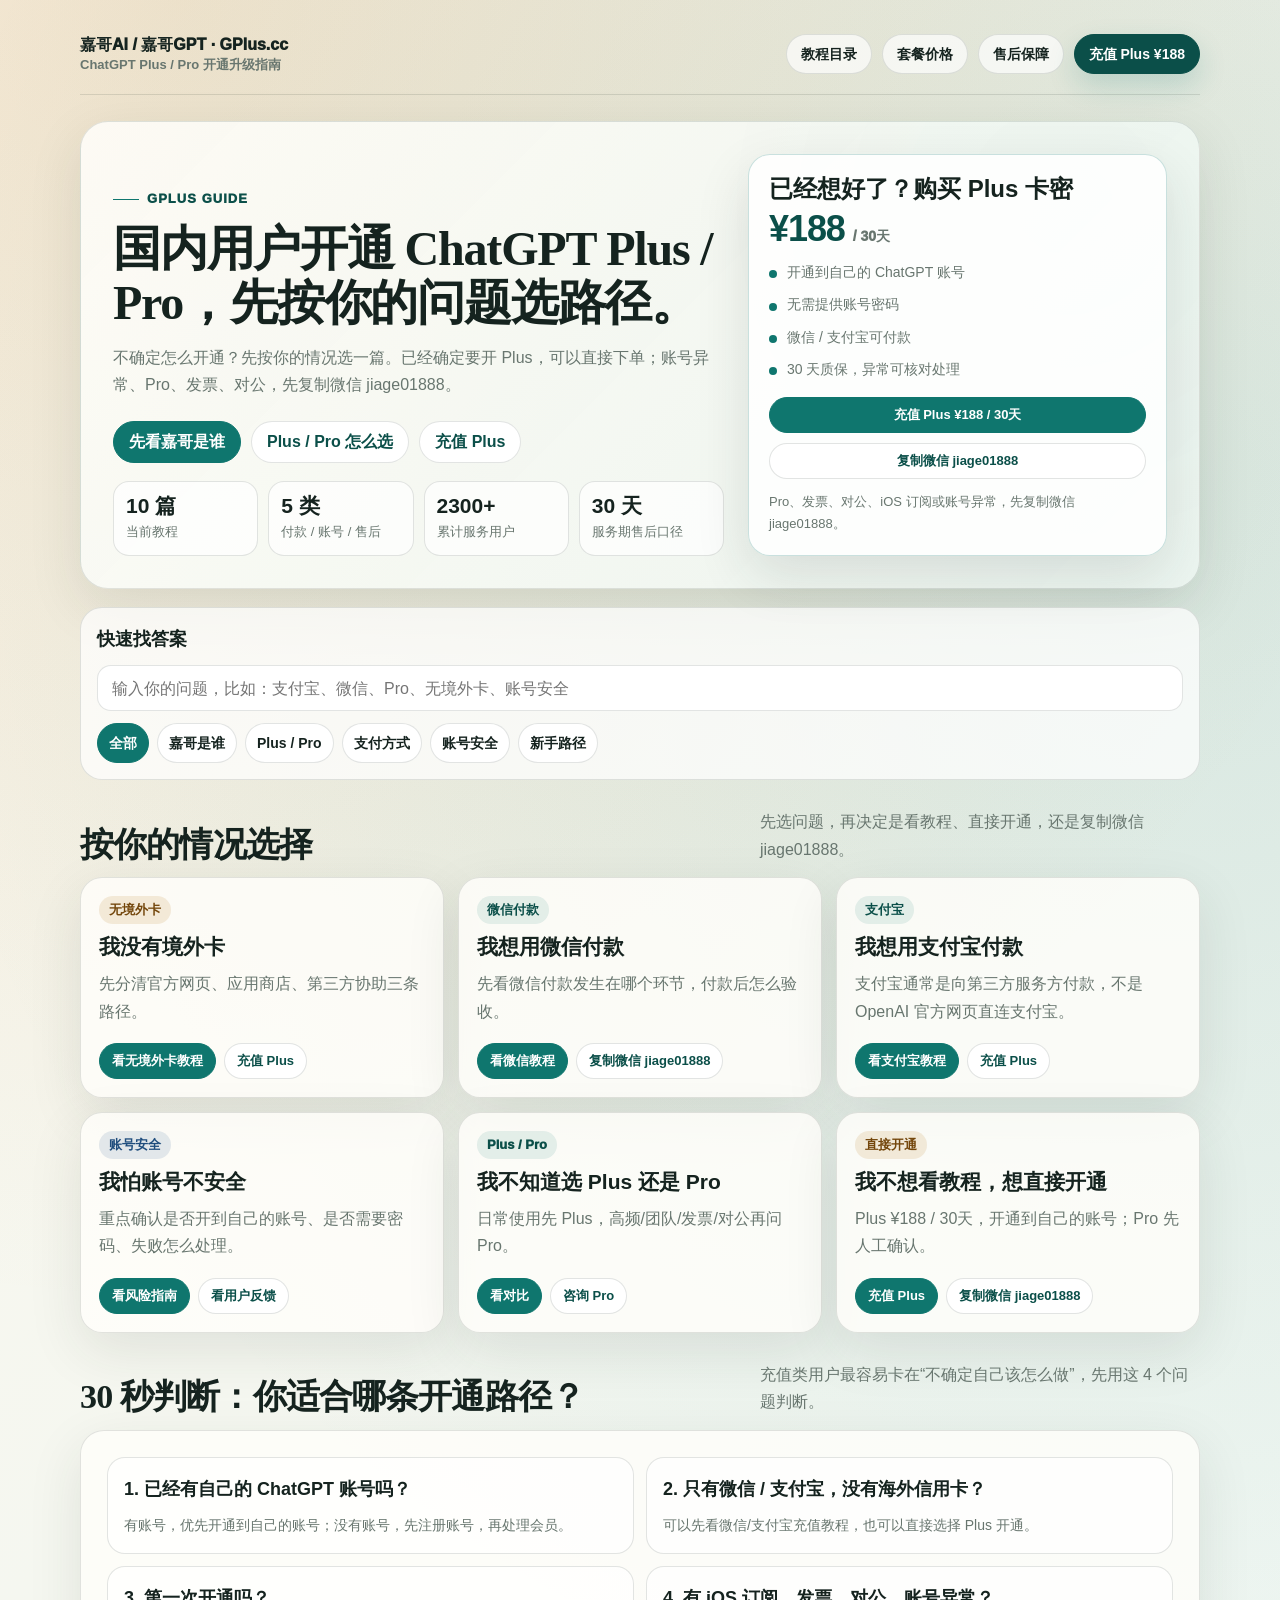
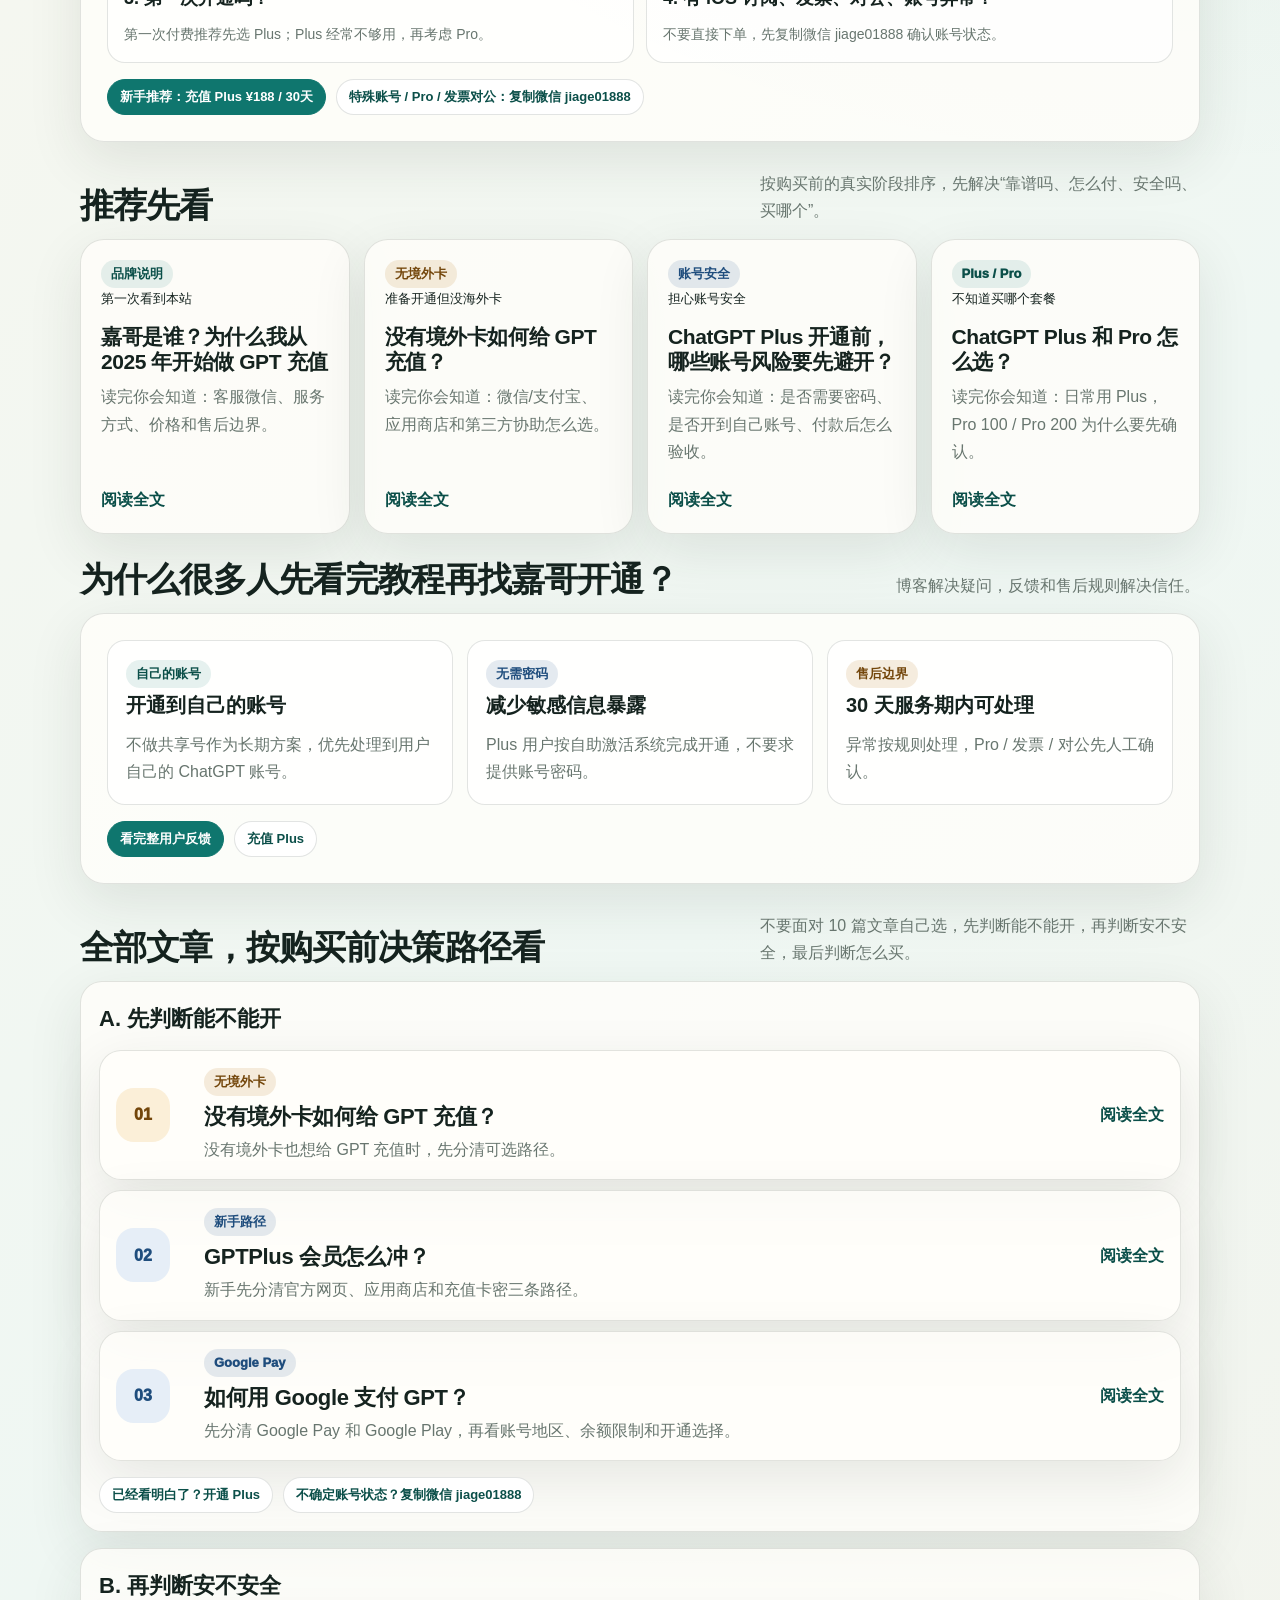
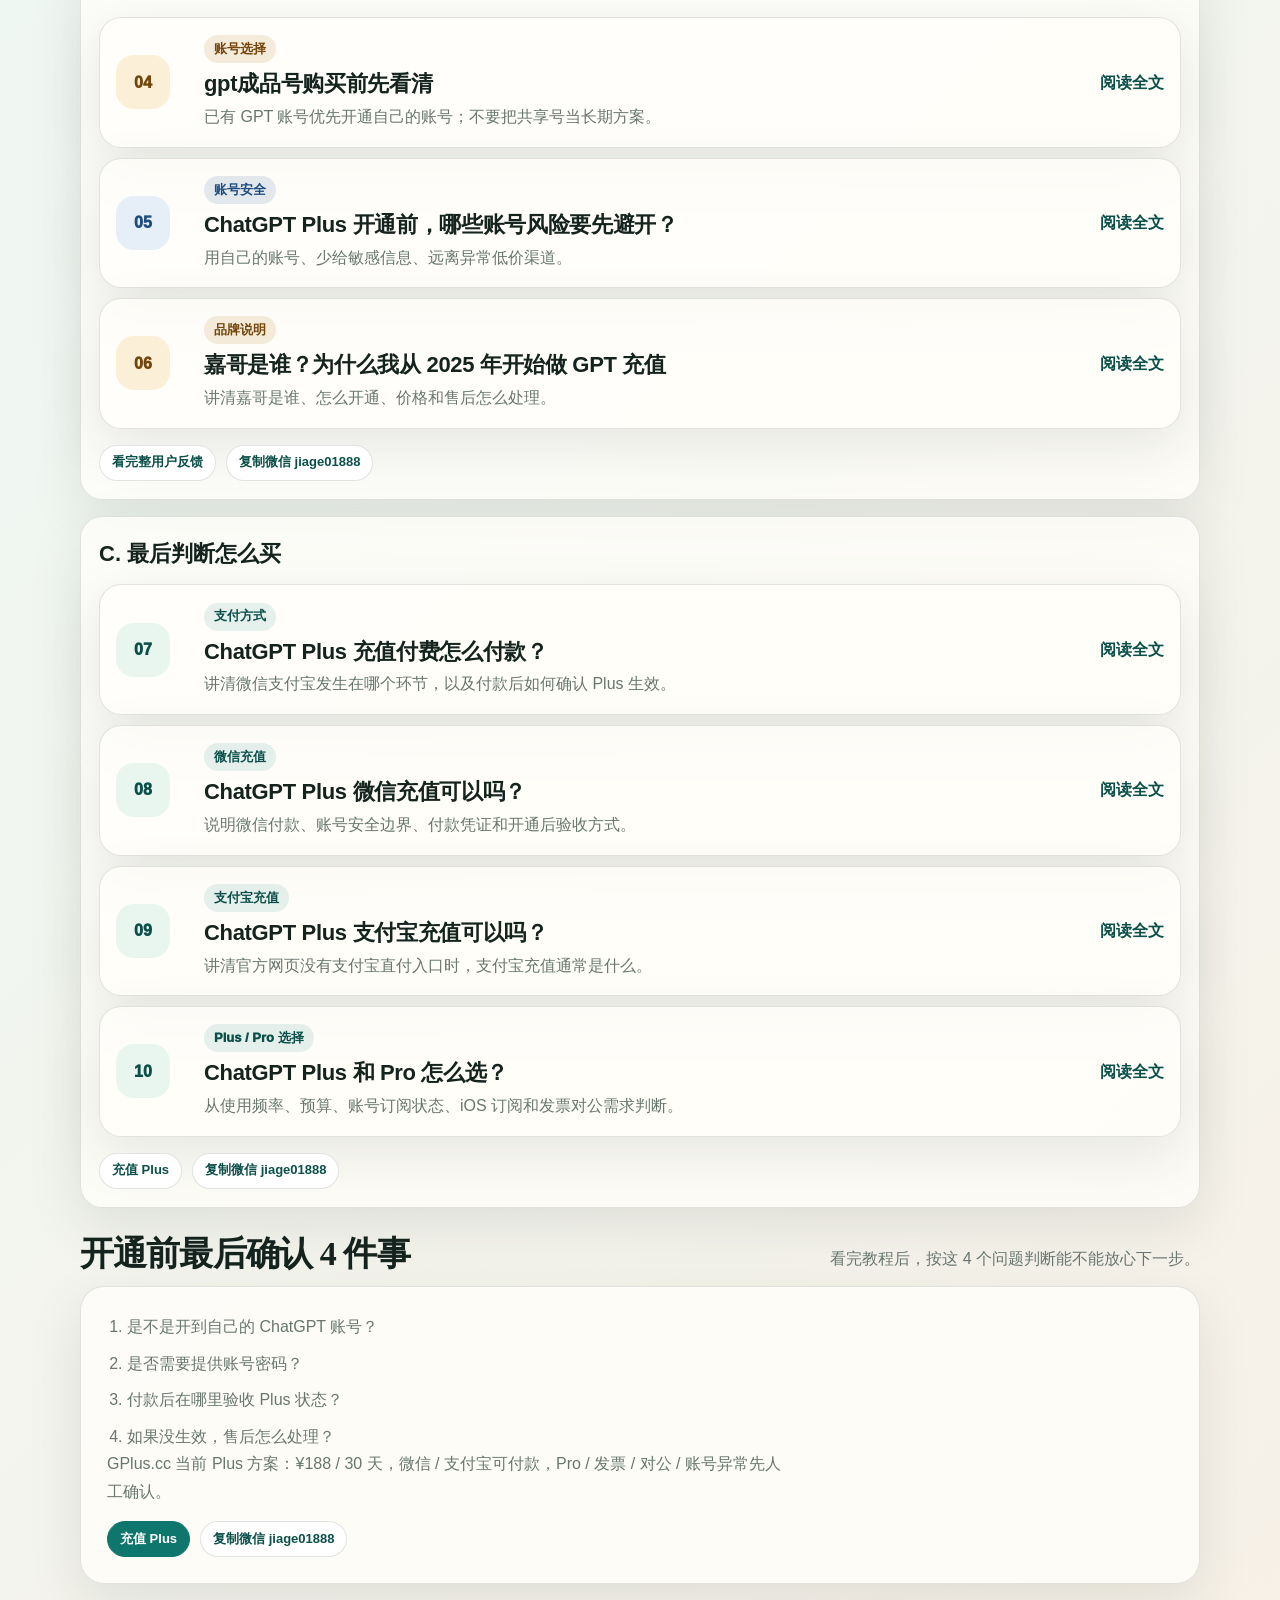
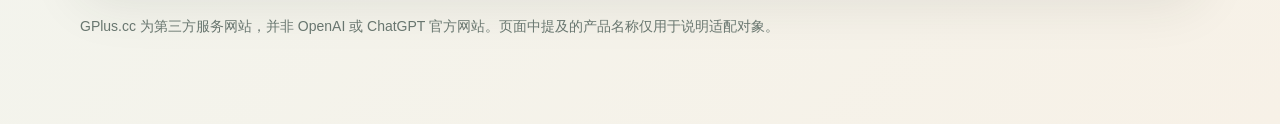
<file: blog/index.html>
<!DOCTYPE html>
<html lang="zh-CN">
<head>
<meta charset="utf-8">
<meta name="viewport" content="width=device-width, initial-scale=1">
<title>嘉哥博客｜ChatGPT Plus / Pro 开通升级指南</title>
<meta name="description" content="嘉哥博客按问题整理 ChatGPT Plus / Pro 开通升级、支付宝微信充值、无境外卡、账号安全、Plus/Pro 选择、售后规则和服务确认方式。">
<link rel="canonical" href="https://www.gplus.cc/blog/">
<style>
  :root {
    --bg: #f7f3ea;
    --paper: #fffefa;
    --ink: #15231f;
    --muted: #68766f;
    --line: rgba(21,35,31,.12);
    --green: #0f766e;
    --green-dark: #0b4f49;
    --gold: #b7791f;
    --blue: #27568a;
    --soft-green: #e8f6ef;
    --soft-gold: #fbefd8;
    --soft-blue: #e6eef7;
    --shadow: 0 18px 54px rgba(37,45,42,.1);
  }
  * { box-sizing: border-box; }
  html { scroll-behavior: smooth; }
  body {
    margin: 0;
    color: var(--ink);
    font-family: "Noto Sans SC", "PingFang SC", "Microsoft YaHei", sans-serif;
    line-height: 1.72;
    background:
      radial-gradient(circle at 14% 0%, rgba(183,121,31,.16), transparent 26%),
      radial-gradient(circle at 92% 10%, rgba(15,118,110,.13), transparent 28%),
      linear-gradient(135deg, #fbf7ed, #eff7f3 52%, #f7f1e7);
  }
  a { color: inherit; }
  .wrap { width: min(1120px, calc(100% - 32px)); margin: 0 auto; padding: 24px 0 72px; }
  .nav {
    display: flex;
    align-items: center;
    justify-content: space-between;
    gap: 16px;
    padding: 10px 0 20px;
    border-bottom: 1px solid var(--line);
  }
  .brand { color: var(--ink); text-decoration: none; font-weight: 950; line-height: 1.1; }
  .brand small { display: block; margin-top: 4px; color: var(--muted); font-size: 13px; font-weight: 750; }
  .nav-actions { display: flex; gap: 10px; flex-wrap: wrap; justify-content: flex-end; }
  .nav-link {
    display: inline-flex;
    align-items: center;
    justify-content: center;
    min-height: 40px;
    padding: 0 14px;
    border-radius: 999px;
    border: 1px solid var(--line);
    background: rgba(255,255,255,.68);
    text-decoration: none;
    font-size: 14px;
    font-weight: 850;
  }
  .nav-link.primary { color: #fff; background: var(--green); border-color: var(--green); }
  .nav-link.cta { color: #fff; background: var(--green-dark); border-color: var(--green-dark); box-shadow: 0 12px 28px rgba(15,118,110,.18); }
  .hero {
    margin: 26px 0 18px;
    padding: clamp(20px, 3.4vw, 32px);
    border-radius: 28px;
    border: 1px solid var(--line);
    background:
      linear-gradient(135deg, rgba(255,254,250,.86), rgba(239,248,243,.84)),
      radial-gradient(circle at 88% 18%, rgba(15,118,110,.16), transparent 34%);
    box-shadow: var(--shadow);
  }
  .hero-layout {
    display: grid;
    grid-template-columns: minmax(0, 1.05fr) minmax(320px, .72fr);
    gap: 24px;
    align-items: end;
  }
  .eyebrow {
    display: inline-flex;
    align-items: center;
    gap: 8px;
    margin: 0 0 12px;
    color: var(--green-dark);
    font-size: 13px;
    font-weight: 950;
    letter-spacing: .08em;
    text-transform: uppercase;
  }
  .eyebrow:before { content: ""; width: 26px; height: 1px; background: var(--green); }
  h1 {
    max-width: 720px;
    margin: 0 0 14px;
    font-family: "Noto Serif SC", "Source Han Serif SC", "Songti SC", serif;
    font-size: clamp(30px, 4.2vw, 48px);
    line-height: 1.12;
    letter-spacing: -.025em;
  }
  .intro { max-width: 680px; margin: 0; color: var(--muted); font-size: 16px; }
  .hero-actions { display: flex; flex-wrap: wrap; gap: 10px; margin-top: 22px; }
  .hero-action {
    display: inline-flex;
    align-items: center;
    justify-content: center;
    min-height: 42px;
    padding: 0 15px;
    border-radius: 999px;
    text-decoration: none;
    border: 1px solid var(--line);
    background: #fff;
    color: var(--green-dark);
    font-weight: 900;
  }
  .hero-action.primary { color: #fff; background: var(--green); border-color: var(--green); }
  .deal-card {
    padding: 20px;
    border: 1px solid rgba(15,118,110,.22);
    border-radius: 22px;
    background: rgba(255,255,255,.86);
    box-shadow: 0 20px 54px rgba(37,45,42,.12);
  }
  .deal-card h2 {
    margin: 0 0 8px;
    font-size: 24px;
    line-height: 1.18;
  }
  .deal-price {
    display: flex;
    align-items: baseline;
    gap: 8px;
    margin: 0 0 12px;
    color: var(--green-dark);
    font-weight: 950;
  }
  .deal-price strong { font-size: 36px; line-height: 1; letter-spacing: -.03em; }
  .deal-price span { color: var(--muted); font-size: 14px; }
  .deal-list {
    display: grid;
    gap: 8px;
    margin: 0 0 16px;
    padding: 0;
    list-style: none;
    color: var(--muted);
    font-size: 14px;
  }
  .deal-list li {
    position: relative;
    padding-left: 18px;
  }
  .deal-list li::before {
    content: "";
    position: absolute;
    left: 0;
    top: .72em;
    width: 8px;
    height: 8px;
    border-radius: 50%;
    background: var(--green);
  }
  .deal-actions { display: grid; gap: 10px; }
  .deal-note { margin: 12px 0 0; color: var(--muted); font-size: 13px; }
  .toolbox {
    padding: 16px;
    border-radius: 22px;
    border: 1px solid var(--line);
    background: rgba(255,255,255,.72);
  }
  .toolbox strong { display: block; margin-bottom: 10px; font-size: 18px; }
  .search-box {
    width: 100%;
    min-height: 46px;
    border-radius: 14px;
    border: 1px solid var(--line);
    background: #fff;
    color: var(--ink);
    padding: 0 14px;
    font: inherit;
    outline: none;
  }
  .search-box:focus { border-color: rgba(15,118,110,.5); box-shadow: 0 0 0 4px rgba(15,118,110,.1); }
  .filters { display: flex; flex-wrap: wrap; gap: 8px; margin-top: 12px; }
  .filter {
    border: 1px solid var(--line);
    background: #fff;
    color: var(--ink);
    border-radius: 999px;
    padding: 7px 11px;
    font: inherit;
    font-size: 14px;
    font-weight: 850;
    cursor: pointer;
  }
  .filter.is-active { color: #fff; background: var(--green); border-color: var(--green); }
  .stats { display: grid; grid-template-columns: repeat(3, 1fr); gap: 10px; margin-top: 18px; }
  .stats.four { grid-template-columns: repeat(4, 1fr); margin: 18px 0 0; }
  .stat { padding: 12px; border-radius: 16px; border: 1px solid var(--line); background: rgba(255,255,255,.7); }
  .stat strong { display: block; font-size: 21px; line-height: 1.1; }
  .stat span { display: block; margin-top: 4px; color: var(--muted); font-size: 13px; }
  .path-grid {
    display: grid;
    grid-template-columns: repeat(3, 1fr);
    gap: 14px;
  }
  .path-card {
    min-height: 198px;
    display: flex;
    flex-direction: column;
    gap: 10px;
    padding: 18px;
    border: 1px solid var(--line);
    border-radius: 22px;
    background: rgba(255,254,250,.82);
    box-shadow: var(--shadow);
  }
  .path-card h3 {
    margin: 0;
    font-size: 21px;
    line-height: 1.22;
  }
  .path-card p { margin: 0; color: var(--muted); }
  .path-actions {
    display: flex;
    flex-wrap: wrap;
    gap: 8px;
    margin-top: auto;
    padding-top: 8px;
  }
  .mini-button {
    display: inline-flex;
    align-items: center;
    justify-content: center;
    min-height: 36px;
    padding: 0 12px;
    border-radius: 999px;
    border: 1px solid var(--green);
    background: var(--green);
    color: #fff;
    text-decoration: none;
    font: inherit;
    font-size: 13px;
    font-weight: 900;
    cursor: pointer;
  }
  .mini-button.secondary {
    color: var(--green-dark);
    background: #fff;
    border-color: var(--line);
  }
  .toast {
    position: fixed;
    left: 50%;
    bottom: 22px;
    z-index: 50;
    transform: translateX(-50%);
    padding: 10px 14px;
    border-radius: 999px;
    color: #fff;
    background: rgba(21,35,31,.94);
    box-shadow: 0 16px 30px rgba(37,45,42,.22);
    opacity: 0;
    transition: opacity .18s ease;
    pointer-events: none;
  }
  .toast.show { opacity: 1; }
  .assessment, .trust-panel, .final-check {
    border: 1px solid var(--line);
    border-radius: 24px;
    background: rgba(255,254,250,.8);
    box-shadow: var(--shadow);
    padding: clamp(18px, 3vw, 26px);
  }
  .question-grid {
    display: grid;
    grid-template-columns: repeat(2, 1fr);
    gap: 12px;
  }
  .question-card {
    padding: 16px;
    border: 1px solid var(--line);
    border-radius: 18px;
    background: rgba(255,255,255,.72);
  }
  .question-card h3 { margin: 0 0 8px; font-size: 18px; }
  .question-card p { margin: 0; color: var(--muted); font-size: 14px; }
  .result-actions, .trust-actions, .final-actions, .group-actions {
    display: flex;
    flex-wrap: wrap;
    gap: 10px;
    margin-top: 16px;
  }
  .section-title {
    display: flex;
    justify-content: space-between;
    align-items: end;
    gap: 16px;
    margin: 28px 0 14px;
  }
  .section-title h2 {
    margin: 0;
    font-family: "Noto Serif SC", "Source Han Serif SC", serif;
    font-size: clamp(25px, 3.4vw, 34px);
    line-height: 1.08;
    letter-spacing: -.025em;
  }
  .section-title p { margin: 0; color: var(--muted); max-width: 440px; }
  .starter-grid { display: grid; grid-template-columns: repeat(4, 1fr); gap: 14px; }
  .starter-card, .article-row, .article-group {
    border: 1px solid var(--line);
    background: rgba(255,254,250,.78);
    box-shadow: var(--shadow);
    text-decoration: none;
    transition: transform .18s ease, border-color .18s ease, box-shadow .18s ease;
  }
  .starter-card:hover, .article-row:hover { transform: translateY(-3px); border-color: rgba(15,118,110,.42); box-shadow: 0 24px 64px rgba(37,45,42,.14); }
  .starter-card { min-height: 230px; padding: 20px; border-radius: 24px; display: flex; flex-direction: column; }
  .starter-card h3 { margin: 14px 0 9px; font-size: 21px; line-height: 1.18; letter-spacing: -.02em; }
  .starter-card p, .article-row p { margin: 0; color: var(--muted); }
  .starter-card .read { margin-top: auto; padding-top: 20px; color: var(--green-dark); font-weight: 950; }
  .tag {
    display: inline-flex;
    width: fit-content;
    align-items: center;
    min-height: 28px;
    padding: 0 10px;
    border-radius: 999px;
    color: var(--green-dark);
    background: rgba(15,118,110,.1);
    font-size: 13px;
    font-weight: 950;
  }
  .tag.pay { color: #73460b; background: rgba(183,121,31,.14); }
  .tag.account { color: #1f4d7d; background: rgba(39,86,138,.12); }
  .trust-grid { display: grid; grid-template-columns: repeat(3, 1fr); gap: 14px; }
  .trust-card {
    padding: 18px;
    border: 1px solid var(--line);
    border-radius: 18px;
    background: rgba(255,255,255,.78);
  }
  .trust-card h3 { margin: 0 0 8px; font-size: 20px; }
  .trust-card p { margin: 0; color: var(--muted); }
  .article-list { display: grid; gap: 16px; }
  .article-group {
    padding: 18px;
    border-radius: 22px;
    text-decoration: none;
  }
  .article-group h3 { margin: 0 0 12px; font-size: 22px; }
  .article-group-list { display: grid; gap: 10px; }
  .article-row {
    display: grid;
    grid-template-columns: 70px minmax(0, 1fr) auto;
    gap: 18px;
    align-items: center;
    border-radius: 22px;
    padding: 16px;
  }
  .num {
    width: 54px;
    height: 54px;
    display: grid;
    place-items: center;
    border-radius: 18px;
    background: var(--soft-green);
    color: var(--green-dark);
    font-weight: 950;
  }
  .article-row[data-tone="gold"] .num { color: #73460b; background: var(--soft-gold); }
  .article-row[data-tone="blue"] .num { color: #1f4d7d; background: var(--soft-blue); }
  .article-row h3 { margin: 8px 0 5px; font-size: 22px; line-height: 1.22; letter-spacing: -.015em; }
  .article-row .go { color: var(--green-dark); font-weight: 950; white-space: nowrap; }
  .empty { display: none; margin: 18px 0; padding: 20px; border: 1px solid var(--line); border-radius: 20px; background: rgba(255,255,255,.74); color: var(--muted); }
  .empty button { margin-top: 10px; }
  .footer-note { margin-top: 30px; color: var(--muted); font-size: 14px; }
  .check-list {
    display: grid;
    gap: 9px;
    margin: 0;
    padding-left: 20px;
    color: var(--muted);
  }
  .mobile-cta {
    position: fixed;
    left: 10px;
    right: 10px;
    bottom: 10px;
    z-index: 40;
    display: none;
    align-items: center;
    justify-content: space-between;
    gap: 10px;
    min-height: 60px;
    padding: 8px 10px 8px 13px;
    border: 1px solid var(--line);
    border-radius: 18px;
    background: rgba(255,255,255,.94);
    box-shadow: 0 18px 45px rgba(37,45,42,.18);
  }
  .mobile-cta strong, .mobile-cta span { display: block; line-height: 1.25; }
  .mobile-cta span { color: var(--muted); font-size: 12px; }
  .mobile-cta-actions { display: flex; gap: 8px; }
  @media (max-width: 900px) {
    .hero-layout, .starter-grid, .path-grid, .question-grid, .trust-grid, .stats.four { grid-template-columns: 1fr; }
    .section-title { align-items: flex-start; flex-direction: column; }
  }
  @media (max-width: 640px) {
    .wrap { width: min(100% - 22px, 1120px); padding-top: 14px; padding-bottom: 104px; }
    .nav { align-items: flex-start; flex-direction: column; }
    .nav-actions { justify-content: flex-start; }
    .stats { grid-template-columns: 1fr; }
    .article-row { grid-template-columns: 1fr; gap: 10px; }
    .article-row .go { margin-top: 4px; }
    .hero, .starter-card, .article-row { border-radius: 22px; }
    .mobile-cta { display: flex; }
  }
</style>
<script type="application/ld+json">
{
  "@context": "https://schema.org",
  "@type": "CollectionPage",
  "name": "嘉哥博客｜ChatGPT Plus / Pro 开通升级指南",
  "description": "按问题整理 ChatGPT Plus / Pro 开通、微信支付宝付款、无境外卡、账号安全和售后确认方式。",
  "url": "https://www.gplus.cc/blog/",
  "publisher": {
    "@type": "Organization",
    "name": "GPlus.cc",
    "url": "https://www.gplus.cc/"
  }
}
</script>
<script type="application/ld+json">
{
  "@context": "https://schema.org",
  "@type": "BreadcrumbList",
  "itemListElement": [
    {
      "@type": "ListItem",
      "position": 1,
      "name": "GPlus.cc",
      "item": "https://www.gplus.cc/"
    },
    {
      "@type": "ListItem",
      "position": 2,
      "name": "博客",
      "item": "https://www.gplus.cc/blog/"
    }
  ]
}
</script>
<script>
var _hmt = _hmt || [];
(function() {
  var hm = document.createElement("script");
  hm.src = "https://hm.baidu.com/hm.js?7624e9fe7dc435754cb901a6b808a1b1";
  var s = document.getElementsByTagName("script")[0];
  s.parentNode.insertBefore(hm, s);
})();
</script>
<script src="/assets/site-tracking.js" defer></script>
</head>
<body>
<main class="wrap">
  <nav class="nav">
    <a class="brand" href="/">嘉哥AI / 嘉哥GPT · GPlus.cc<small>ChatGPT Plus / Pro 开通升级指南</small></a>
    <div class="nav-actions">
      <a class="nav-link" href="#paths">教程目录</a>
      <a class="nav-link" href="/#plans">套餐价格</a>
      <a class="nav-link" href="/#trust">售后保障</a>

      <a class="nav-link cta" href="https://fe.dtyuedan.cn/shop/jiage" target="_blank" rel="noopener">充值 Plus ¥188</a>
    </div>
  </nav>

  <section class="hero" aria-label="博客首页介绍">
    <div class="hero-layout">
      <div>
        <div class="eyebrow">GPlus Guide</div>
        <h1>国内用户开通 ChatGPT Plus / Pro，先按你的问题选路径。</h1>
        <p class="intro">不确定怎么开通？先按你的情况选一篇。已经确定要开 Plus，可以直接下单；账号异常、Pro、发票、对公，先复制微信 jiage01888。</p>
        <div class="hero-actions">
          <a class="hero-action primary" href="/blog/jiage-ai-gpt.html">先看嘉哥是谁</a>
          <a class="hero-action" href="/blog/chatgpt-plus-pro-zenme-xuan.html">Plus / Pro 怎么选</a>
          <a class="hero-action" href="https://fe.dtyuedan.cn/shop/jiage" target="_blank" rel="noopener">充值 Plus</a>
        </div>
        <div class="stats four" aria-label="内容概览">
          <div class="stat"><strong>10 篇</strong><span>当前教程</span></div>
          <div class="stat"><strong>5 类</strong><span>付款 / 账号 / 售后</span></div>
          <div class="stat"><strong>2300+</strong><span>累计服务用户</span></div>
          <div class="stat"><strong>30 天</strong><span>服务期售后口径</span></div>
        </div>
      </div>

      <aside class="deal-card" id="plans" aria-label="直接开通 ChatGPT Plus">
        <h2>已经想好了？购买 Plus 卡密</h2>
        <p class="deal-price"><strong>¥188</strong><span>/ 30天</span></p>
        <ul class="deal-list">
          <li>开通到自己的 ChatGPT 账号</li>
          <li>无需提供账号密码</li>
          <li>微信 / 支付宝可付款</li>
          <li>30 天质保，异常可核对处理</li>
        </ul>
        <div class="deal-actions">
          <a class="mini-button" href="https://fe.dtyuedan.cn/shop/jiage" target="_blank" rel="noopener">充值 Plus ¥188 / 30天</a>
          <button class="mini-button secondary js-copy-wx" type="button">复制微信 jiage01888</button>
        </div>
        <p class="deal-note">Pro、发票、对公、iOS 订阅或账号异常，先复制微信 jiage01888。</p>
      </aside>
    </div>
  </section>

  <section class="toolbox" aria-label="文章筛选">
    <strong>快速找答案</strong>
    <input class="search-box" id="articleSearch" type="search" placeholder="输入你的问题，比如：支付宝、微信、Pro、无境外卡、账号安全">
    <div class="filters" aria-label="文章分类">
      <button class="filter is-active" type="button" data-filter="all">全部</button>
      <button class="filter" type="button" data-filter="brand">嘉哥是谁</button>
      <button class="filter" type="button" data-filter="plan">Plus / Pro</button>
      <button class="filter" type="button" data-filter="pay">支付方式</button>
      <button class="filter" type="button" data-filter="account">账号安全</button>
      <button class="filter" type="button" data-filter="beginner">新手路径</button>
    </div>
  </section>

  <div class="section-title">
    <h2>按你的情况选择</h2>
    <p>先选问题，再决定是看教程、直接开通，还是复制微信 jiage01888。</p>
  </div>

  <section class="path-grid" id="paths" aria-label="按场景选择教程">
    <article class="path-card">
      <span class="tag pay">无境外卡</span>
      <h3>我没有境外卡</h3>
      <p>先分清官方网页、应用商店、第三方协助三条路径。</p>
      <div class="path-actions">
        <a class="mini-button" href="/blog/meiyou-jingwaika-gpt-chongzhi.html">看无境外卡教程</a>
        <a class="mini-button secondary" href="https://fe.dtyuedan.cn/shop/jiage" target="_blank" rel="noopener">充值 Plus</a>
      </div>
    </article>
    <article class="path-card">
      <span class="tag">微信付款</span>
      <h3>我想用微信付款</h3>
      <p>先看微信付款发生在哪个环节，付款后怎么验收。</p>
      <div class="path-actions">
        <a class="mini-button" href="/blog/chatgpt-plus-weixin-chongzhi.html">看微信教程</a>
        <button class="mini-button secondary js-copy-wx" type="button">复制微信 jiage01888</button>
      </div>
    </article>
    <article class="path-card">
      <span class="tag">支付宝</span>
      <h3>我想用支付宝付款</h3>
      <p>支付宝通常是向第三方服务方付款，不是 OpenAI 官方网页直连支付宝。</p>
      <div class="path-actions">
        <a class="mini-button" href="/blog/chatgpt-plus-zhifubao-chongzhi.html">看支付宝教程</a>
        <a class="mini-button secondary" href="https://fe.dtyuedan.cn/shop/jiage" target="_blank" rel="noopener">充值 Plus</a>
      </div>
    </article>
    <article class="path-card">
      <span class="tag account">账号安全</span>
      <h3>我怕账号不安全</h3>
      <p>重点确认是否开到自己的账号、是否需要密码、失败怎么处理。</p>
      <div class="path-actions">
        <a class="mini-button" href="/blog/security-risk-guide.html">看风险指南</a>
        <a class="mini-button secondary" href="/#proof">看用户反馈</a>
      </div>
    </article>
    <article class="path-card">
      <span class="tag">Plus / Pro</span>
      <h3>我不知道选 Plus 还是 Pro</h3>
      <p>日常使用先 Plus，高频/团队/发票/对公再问 Pro。</p>
      <div class="path-actions">
        <a class="mini-button" href="/blog/chatgpt-plus-pro-zenme-xuan.html">看对比</a>
        <button class="mini-button secondary js-copy-wx" type="button">咨询 Pro</button>
      </div>
    </article>
    <article class="path-card">
      <span class="tag pay">直接开通</span>
      <h3>我不想看教程，想直接开通</h3>
      <p>Plus ¥188 / 30天，开通到自己的账号；Pro 先人工确认。</p>
      <div class="path-actions">
        <a class="mini-button" href="https://fe.dtyuedan.cn/shop/jiage" target="_blank" rel="noopener">充值 Plus</a>
        <button class="mini-button secondary js-copy-wx" type="button">复制微信 jiage01888</button>
      </div>
    </article>
  </section>

  <div class="section-title">
    <h2>30 秒判断：你适合哪条开通路径？</h2>
    <p>充值类用户最容易卡在“不确定自己该怎么做”，先用这 4 个问题判断。</p>
  </div>

  <section class="assessment" aria-label="30 秒开通路径自测">
    <div class="question-grid">
      <article class="question-card"><h3>1. 已经有自己的 ChatGPT 账号吗？</h3><p>有账号，优先开通到自己的账号；没有账号，先注册账号，再处理会员。</p></article>
      <article class="question-card"><h3>2. 只有微信 / 支付宝，没有海外信用卡？</h3><p>可以先看微信/支付宝充值教程，也可以直接选择 Plus 开通。</p></article>
      <article class="question-card"><h3>3. 第一次开通吗？</h3><p>第一次付费推荐先选 Plus；Plus 经常不够用，再考虑 Pro。</p></article>
      <article class="question-card"><h3>4. 有 iOS 订阅、发票、对公、账号异常？</h3><p>不要直接下单，先复制微信 jiage01888 确认账号状态。</p></article>
    </div>
    <div class="result-actions">
      <a class="mini-button" href="https://fe.dtyuedan.cn/shop/jiage" target="_blank" rel="noopener">新手推荐：充值 Plus ¥188 / 30天</a>
      <button class="mini-button secondary js-copy-wx" type="button">特殊账号 / Pro / 发票对公：复制微信 jiage01888</button>
    </div>
  </section>

  <div class="section-title">
    <h2>推荐先看</h2>
    <p>按购买前的真实阶段排序，先解决“靠谱吗、怎么付、安全吗、买哪个”。</p>
  </div>

  <section class="starter-grid" aria-label="推荐文章">
    <a class="starter-card article-link" href="/blog/jiage-ai-gpt.html" data-category="brand" data-search="嘉哥是谁 为什么 2025 GPT充值 野卡 2300 用户 正规渠道 售后">
      <span class="tag">品牌说明</span>
      <small>第一次看到本站</small>
      <h3>嘉哥是谁？为什么我从 2025 年开始做 GPT 充值</h3>
      <p>读完你会知道：客服微信、服务方式、价格和售后边界。</p>
      <span class="read">阅读全文</span>
    </a>

    <a class="starter-card article-link" href="/blog/meiyou-jingwaika-gpt-chongzhi.html" data-category="pay" data-search="没有境外卡 GPT 充值 Visa Mastercard 银联 应用商店 卡密">
      <span class="tag pay">无境外卡</span>
      <small>准备开通但没海外卡</small>
      <h3>没有境外卡如何给 GPT 充值？</h3>
      <p>读完你会知道：微信/支付宝、应用商店和第三方协助怎么选。</p>
      <span class="read">阅读全文</span>
    </a>

    <a class="starter-card article-link" href="/blog/security-risk-guide.html" data-category="account" data-search="ChatGPT Plus 开通 账号风险 账号安全 共享号 敏感信息 低价渠道">
      <span class="tag account">账号安全</span>
      <small>担心账号安全</small>
      <h3>ChatGPT Plus 开通前，哪些账号风险要先避开？</h3>
      <p>读完你会知道：是否需要密码、是否开到自己账号、付款后怎么验收。</p>
      <span class="read">阅读全文</span>
    </a>

    <a class="starter-card article-link" href="/blog/chatgpt-plus-pro-zenme-xuan.html" data-category="plan" data-search="ChatGPT Plus Pro 怎么选 Pro 100 Pro 200 iOS 订阅 发票 对公 售后">
      <span class="tag">Plus / Pro</span>
      <small>不知道买哪个套餐</small>
      <h3>ChatGPT Plus 和 Pro 怎么选？</h3>
      <p>读完你会知道：日常用 Plus，Pro 100 / Pro 200 为什么要先确认。</p>
      <span class="read">阅读全文</span>
    </a>
  </section>

  <div class="section-title">
    <h2>为什么很多人先看完教程再找嘉哥开通？</h2>
    <p>博客解决疑问，反馈和售后规则解决信任。</p>
  </div>

  <section class="trust-panel" id="blog-trust" aria-label="博客页信任说明">
    <div class="trust-grid">
      <article class="trust-card"><span class="tag">自己的账号</span><h3>开通到自己的账号</h3><p>不做共享号作为长期方案，优先处理到用户自己的 ChatGPT 账号。</p></article>
      <article class="trust-card"><span class="tag account">无需密码</span><h3>减少敏感信息暴露</h3><p>Plus 用户按自助激活系统完成开通，不要求提供账号密码。</p></article>
      <article class="trust-card"><span class="tag pay">售后边界</span><h3>30 天服务期内可处理</h3><p>异常按规则处理，Pro / 发票 / 对公先人工确认。</p></article>
    </div>
    <div class="trust-actions">
      <a class="mini-button" href="/#proof">看完整用户反馈</a>
      <a class="mini-button secondary" href="https://fe.dtyuedan.cn/shop/jiage" target="_blank" rel="noopener">充值 Plus</a>
    </div>
  </section>

  <div class="section-title">
    <h2>全部文章，按购买前决策路径看</h2>
    <p>不要面对 10 篇文章自己选，先判断能不能开，再判断安不安全，最后判断怎么买。</p>
  </div>

  <section class="article-list" id="articleGrid" aria-label="文章列表">
    <div class="article-group" data-article-group>
      <h3>A. 先判断能不能开</h3>
      <div class="article-group-list">
        <a class="article-row article-link" href="/blog/meiyou-jingwaika-gpt-chongzhi.html" data-tone="gold" data-category="pay" data-search="没有境外卡 GPT 充值 Visa Mastercard 银联 应用商店 卡密"><span class="num">01</span><div><span class="tag pay">无境外卡</span><h3>没有境外卡如何给 GPT 充值？</h3><p>没有境外卡也想给 GPT 充值时，先分清可选路径。</p></div><span class="go">阅读全文</span></a>
        <a class="article-row article-link" href="/blog/gptplus-huiyuan-zenme-chong.html" data-tone="blue" data-category="beginner" data-search="GPTPlus 会员怎么冲 新手 官方网页 应用商店 卡密 开通路径"><span class="num">02</span><div><span class="tag account">新手路径</span><h3>GPTPlus 会员怎么冲？</h3><p>新手先分清官方网页、应用商店和充值卡密三条路径。</p></div><span class="go">阅读全文</span></a>
        <a class="article-row article-link" href="/blog/google-pay-gpt.html" data-tone="blue" data-category="pay" data-search="Google 支付 GPT Google Pay Google Play 账号地区 余额 订阅"><span class="num">03</span><div><span class="tag account">Google Pay</span><h3>如何用 Google 支付 GPT？</h3><p>先分清 Google Pay 和 Google Play，再看账号地区、余额限制和开通选择。</p></div><span class="go">阅读全文</span></a>
      </div>
      <div class="group-actions"><a class="mini-button secondary" href="https://fe.dtyuedan.cn/shop/jiage" target="_blank" rel="noopener">已经看明白了？开通 Plus</a><button class="mini-button secondary js-copy-wx" type="button">不确定账号状态？复制微信 jiage01888</button></div>
    </div>

    <div class="article-group" data-article-group>
      <h3>B. 再判断安不安全</h3>
      <div class="article-group-list">
        <a class="article-row article-link" href="/blog/gpt-chengpinhao-goumai.html" data-tone="gold" data-category="account" data-search="GPT 成品号 购买 独享号 共享号 代充 区别 账号安全"><span class="num">04</span><div><span class="tag pay">账号选择</span><h3>gpt成品号购买前先看清</h3><p>已有 GPT 账号优先开通自己的账号；不要把共享号当长期方案。</p></div><span class="go">阅读全文</span></a>
        <a class="article-row article-link" href="/blog/security-risk-guide.html" data-tone="blue" data-category="account" data-search="ChatGPT Plus 开通 账号风险 账号安全 共享号 敏感信息 低价渠道"><span class="num">05</span><div><span class="tag account">账号安全</span><h3>ChatGPT Plus 开通前，哪些账号风险要先避开？</h3><p>用自己的账号、少给敏感信息、远离异常低价渠道。</p></div><span class="go">阅读全文</span></a>
        <a class="article-row article-link" href="/blog/jiage-ai-gpt.html" data-tone="gold" data-category="brand" data-search="嘉哥是谁 GPT充值 2025 野卡 2300 正规渠道 账号 售后"><span class="num">06</span><div><span class="tag pay">品牌说明</span><h3>嘉哥是谁？为什么我从 2025 年开始做 GPT 充值</h3><p>讲清嘉哥是谁、怎么开通、价格和售后怎么处理。</p></div><span class="go">阅读全文</span></a>
      </div>
      <div class="group-actions"><a class="mini-button secondary" href="/#proof">看完整用户反馈</a><button class="mini-button secondary js-copy-wx" type="button">复制微信 jiage01888</button></div>
    </div>

    <div class="article-group" data-article-group>
      <h3>C. 最后判断怎么买</h3>
      <div class="article-group-list">
        <a class="article-row article-link" href="/blog/chatgptplus-chongzhi-fufei.html" data-tone="green" data-category="pay" data-search="ChatGPT Plus 充值付费 付款 微信 支付宝 第三方 卡密"><span class="num">07</span><div><span class="tag">支付方式</span><h3>ChatGPT Plus 充值付费怎么付款？</h3><p>讲清微信支付宝发生在哪个环节，以及付款后如何确认 Plus 生效。</p></div><span class="go">阅读全文</span></a>
        <a class="article-row article-link" href="/blog/chatgpt-plus-weixin-chongzhi.html" data-tone="green" data-category="pay" data-search="ChatGPT Plus 微信充值 微信支付 国内付款 开通 Plus"><span class="num">08</span><div><span class="tag">微信充值</span><h3>ChatGPT Plus 微信充值可以吗？</h3><p>说明微信付款、账号安全边界、付款凭证和开通后验收方式。</p></div><span class="go">阅读全文</span></a>
        <a class="article-row article-link" href="/blog/chatgpt-plus-zhifubao-chongzhi.html" data-tone="green" data-category="pay" data-search="ChatGPT Plus 支付宝充值 支付宝付款 国内付款 开通 Plus"><span class="num">09</span><div><span class="tag">支付宝充值</span><h3>ChatGPT Plus 支付宝充值可以吗？</h3><p>讲清官方网页没有支付宝直付入口时，支付宝充值通常是什么。</p></div><span class="go">阅读全文</span></a>
        <a class="article-row article-link" href="/blog/chatgpt-plus-pro-zenme-xuan.html" data-tone="green" data-category="plan" data-search="ChatGPT Plus Pro 怎么选 Pro 100 Pro 200 iOS 订阅 发票 对公 售后"><span class="num">10</span><div><span class="tag">Plus / Pro 选择</span><h3>ChatGPT Plus 和 Pro 怎么选？</h3><p>从使用频率、预算、账号订阅状态、iOS 订阅和发票对公需求判断。</p></div><span class="go">阅读全文</span></a>
      </div>
      <div class="group-actions"><a class="mini-button secondary" href="https://fe.dtyuedan.cn/shop/jiage" target="_blank" rel="noopener">充值 Plus</a><button class="mini-button secondary js-copy-wx" type="button">复制微信 jiage01888</button></div>
    </div>
  </section>

  <p class="empty" id="emptyState">没有找到匹配文章。可以换一个关键词，比如“支付宝”“Pro”“无境外卡”，或复制微信 jiage01888 直接问人工。<br><button class="mini-button secondary js-copy-wx" type="button">复制微信 jiage01888</button></p>

  <div class="section-title">
    <h2>开通前最后确认 4 件事</h2>
    <p>看完教程后，按这 4 个问题判断能不能放心下一步。</p>
  </div>

  <section class="final-check" aria-label="开通前最后确认">
    <ol class="check-list">
      <li>是不是开到自己的 ChatGPT 账号？</li>
      <li>是否需要提供账号密码？</li>
      <li>付款后在哪里验收 Plus 状态？</li>
      <li>如果没生效，售后怎么处理？</li>
    </ol>
    <p class="intro">GPlus.cc 当前 Plus 方案：¥188 / 30 天，微信 / 支付宝可付款，Pro / 发票 / 对公 / 账号异常先人工确认。</p>
    <div class="final-actions">
      <a class="mini-button" href="https://fe.dtyuedan.cn/shop/jiage" target="_blank" rel="noopener">充值 Plus</a>
      <button class="mini-button secondary js-copy-wx" type="button">复制微信 jiage01888</button>
    </div>
  </section>

  <p class="footer-note">GPlus.cc 为第三方服务网站，并非 OpenAI 或 ChatGPT 官方网站。页面中提及的产品名称仅用于说明适配对象。</p>
</main>
<div class="mobile-cta" aria-label="移动端快速开通入口">
  <div>
    <strong>Plus ¥188 / 30天</strong>
    <span>自己账号｜无需密码</span>
  </div>
  <div class="mobile-cta-actions">
    <a class="mini-button" href="https://fe.dtyuedan.cn/shop/jiage" target="_blank" rel="noopener">充值 Plus</a>
    <button class="mini-button secondary js-copy-wx" type="button">微信</button>
  </div>
</div>
<div class="toast" id="toast" role="status" aria-live="polite"></div>

<script>
(function() {
  var WX_ID = 'jiage01888';
  var active = 'all';
  var search = document.getElementById('articleSearch');
  var filters = Array.prototype.slice.call(document.querySelectorAll('.filter'));
  var links = Array.prototype.slice.call(document.querySelectorAll('.article-link'));
  var groups = Array.prototype.slice.call(document.querySelectorAll('[data-article-group]'));
  var empty = document.getElementById('emptyState');
  var toast = document.getElementById('toast');

  function showToast(text) {
    if (!toast) return;
    toast.textContent = text;
    toast.classList.add('show');
    window.setTimeout(function(){ toast.classList.remove('show'); }, 1600);
  }

  function normalize(text) {
    return (text || '').toLowerCase().replace(/\s+/g, '');
  }

  function applyFilter() {
    var query = normalize(search && search.value);
    var visibleCount = 0;

    links.forEach(function(card) {
      var category = card.getAttribute('data-category') || '';
      var haystack = normalize(card.textContent + ' ' + (card.getAttribute('data-search') || ''));
      var matchCategory = active === 'all' || category === active;
      var matchSearch = !query || haystack.indexOf(query) !== -1;
      var show = matchCategory && matchSearch;
      card.style.display = show ? '' : 'none';
      if (show) visibleCount += 1;
    });

    groups.forEach(function(group) {
      var groupLinks = Array.prototype.slice.call(group.querySelectorAll('.article-link'));
      var hasVisible = groupLinks.some(function(card) { return card.style.display !== 'none'; });
      group.style.display = hasVisible ? '' : 'none';
    });

    if (empty) empty.style.display = visibleCount ? 'none' : 'block';
  }

  filters.forEach(function(button) {
    button.addEventListener('click', function() {
      active = button.getAttribute('data-filter') || 'all';
      filters.forEach(function(item) { item.classList.toggle('is-active', item === button); });
      applyFilter();
    });
  });

  if (search) search.addEventListener('input', applyFilter);

  document.querySelectorAll('.js-copy-wx').forEach(function(button) {
    button.addEventListener('click', async function() {
      try {
        if (navigator.clipboard && navigator.clipboard.writeText) {
          await navigator.clipboard.writeText(WX_ID);
        } else {
          var input = document.createElement('textarea');
          input.value = WX_ID;
          input.setAttribute('readonly', '');
          input.style.position = 'fixed';
          input.style.left = '-9999px';
          document.body.appendChild(input);
          input.focus();
          input.select();
          document.execCommand('copy');
          input.remove();
        }
        showToast('已复制微信：' + WX_ID);
      } catch (error) {
        showToast('请手动添加微信：' + WX_ID);
      }
    });
  });
})();
</script>
</body>
</html>
</file>
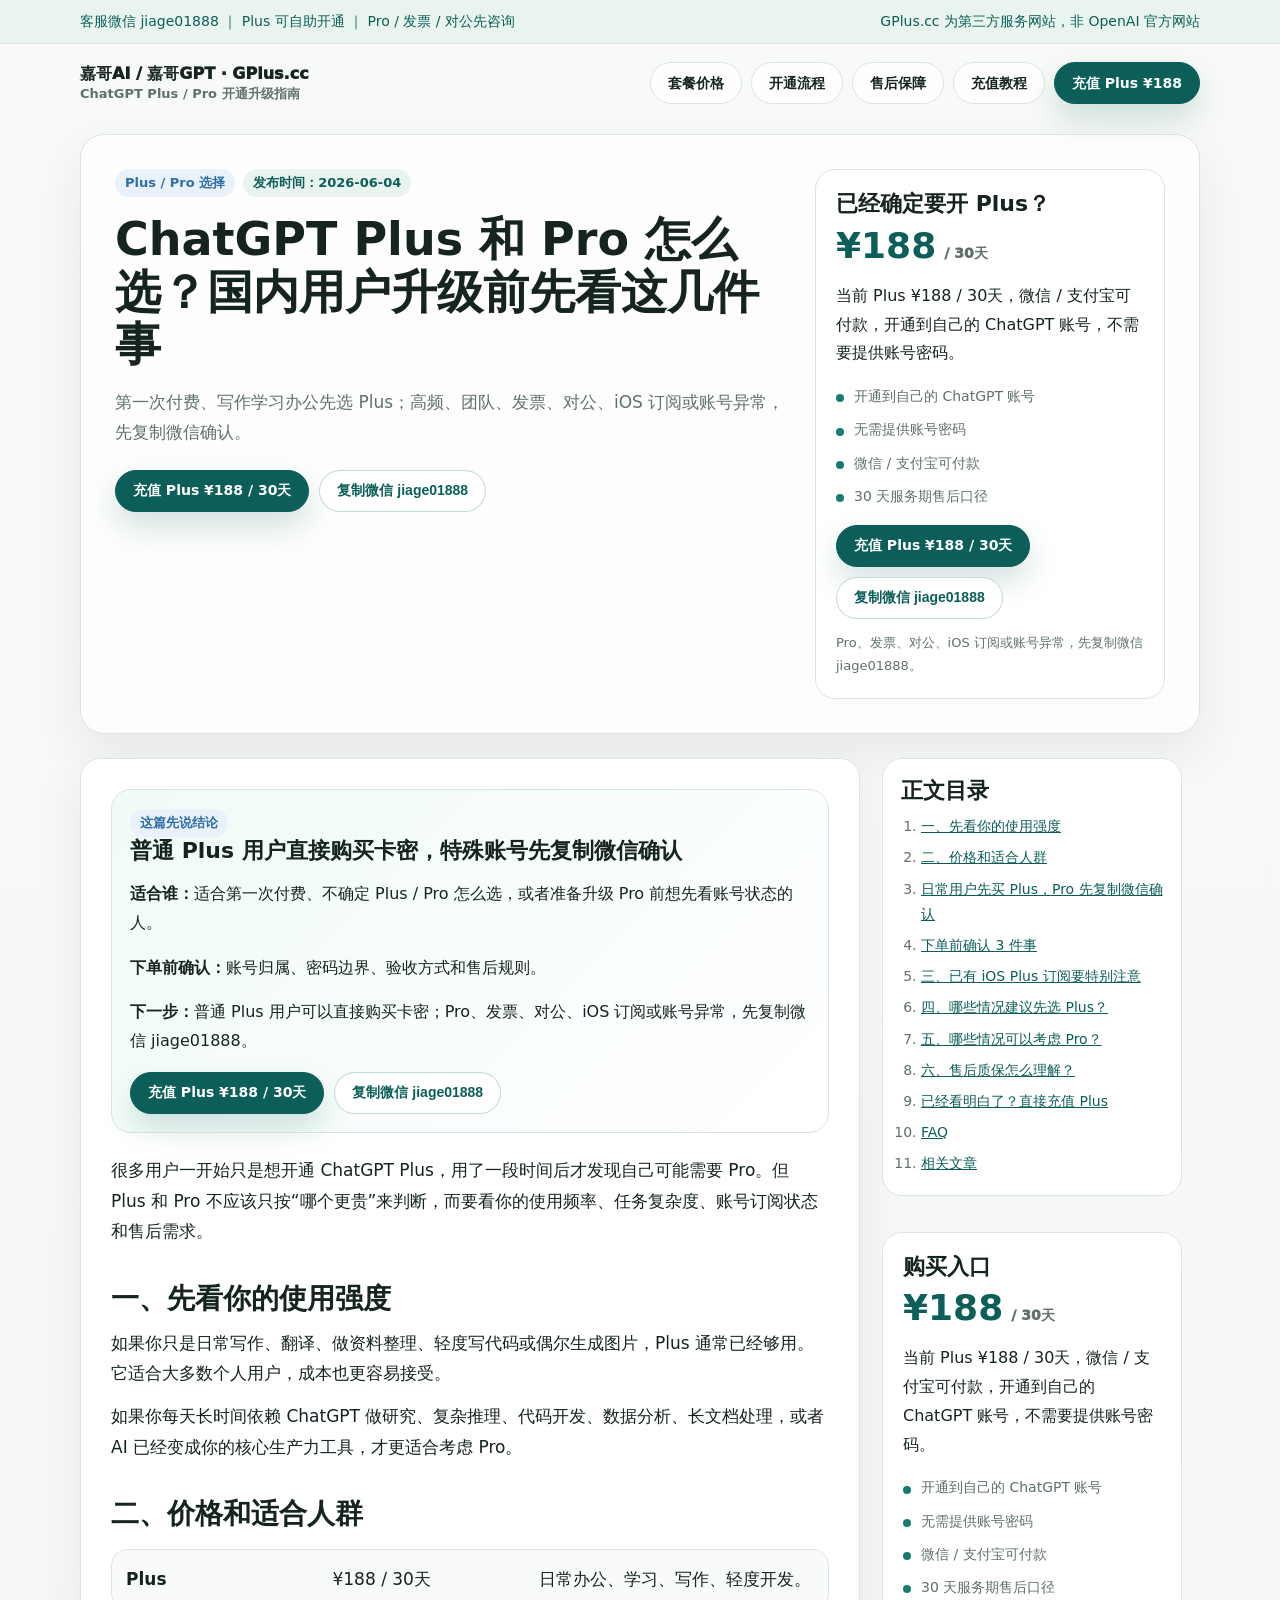
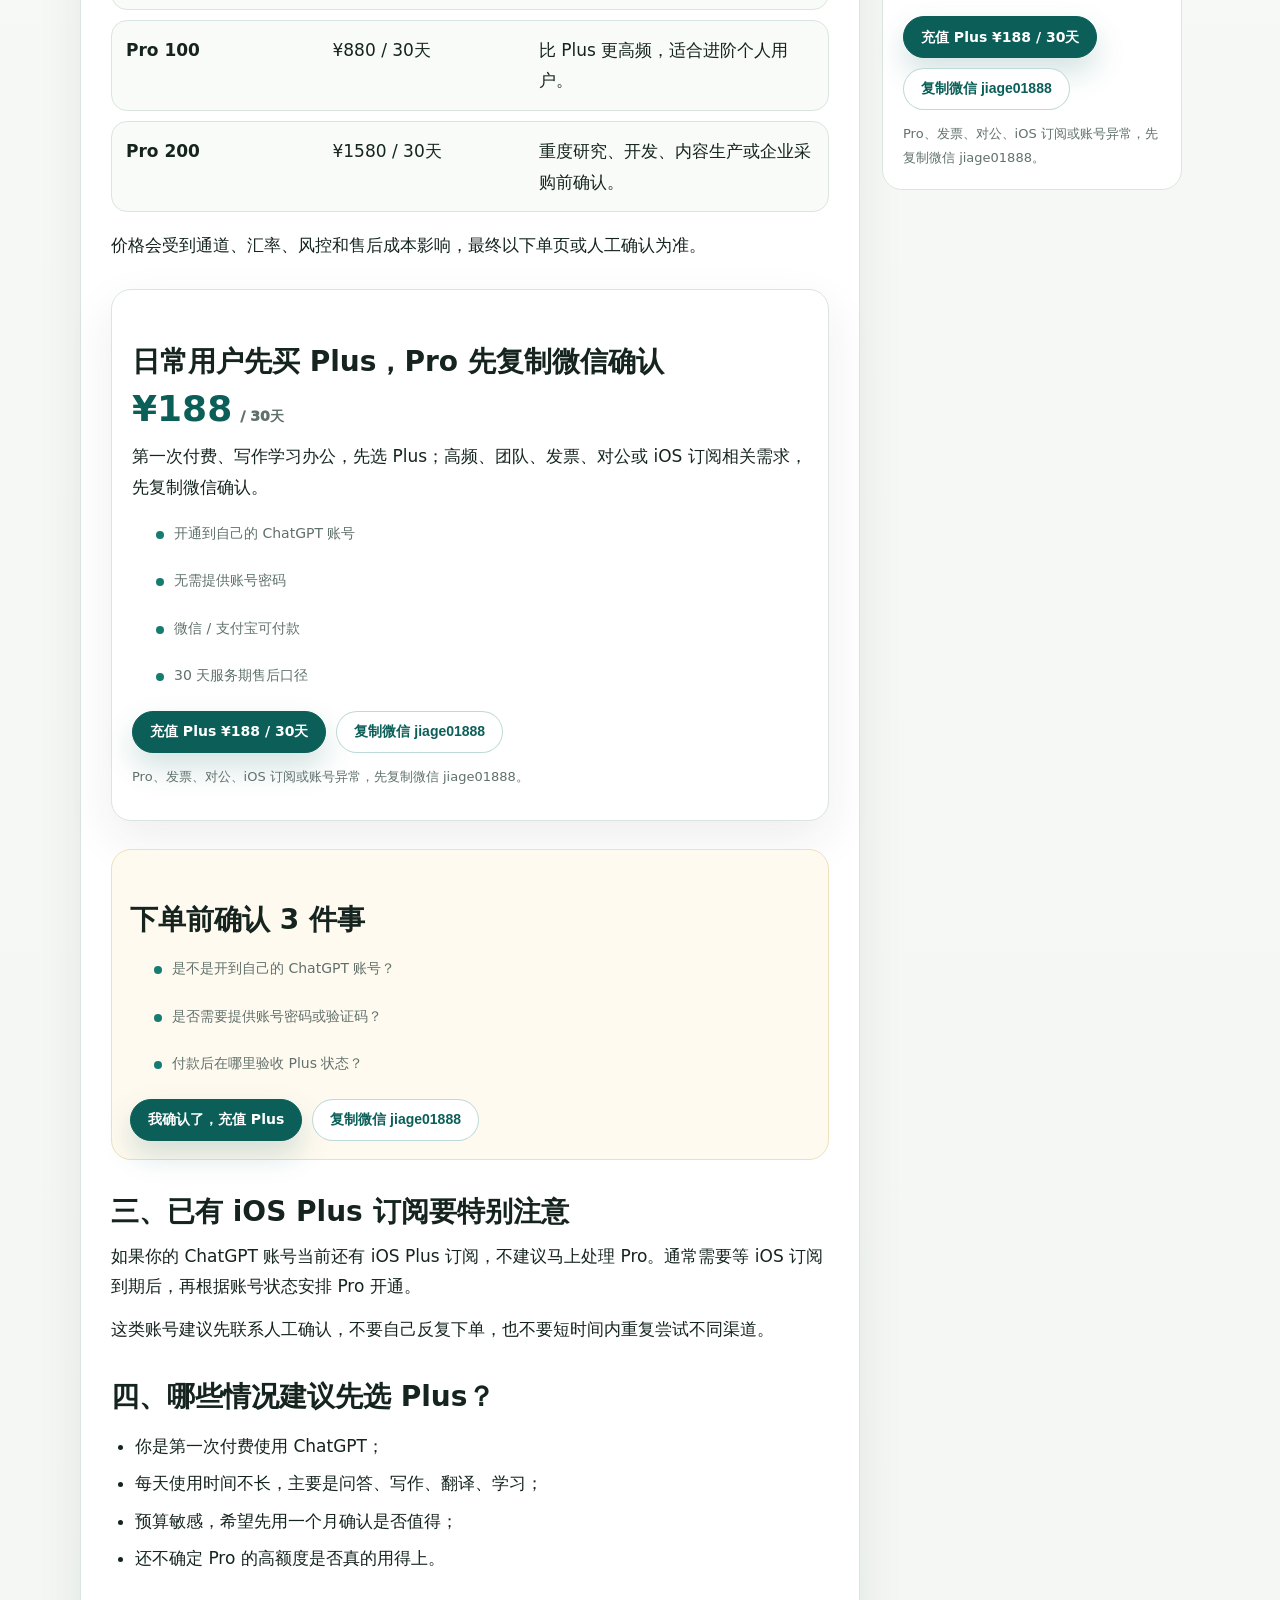
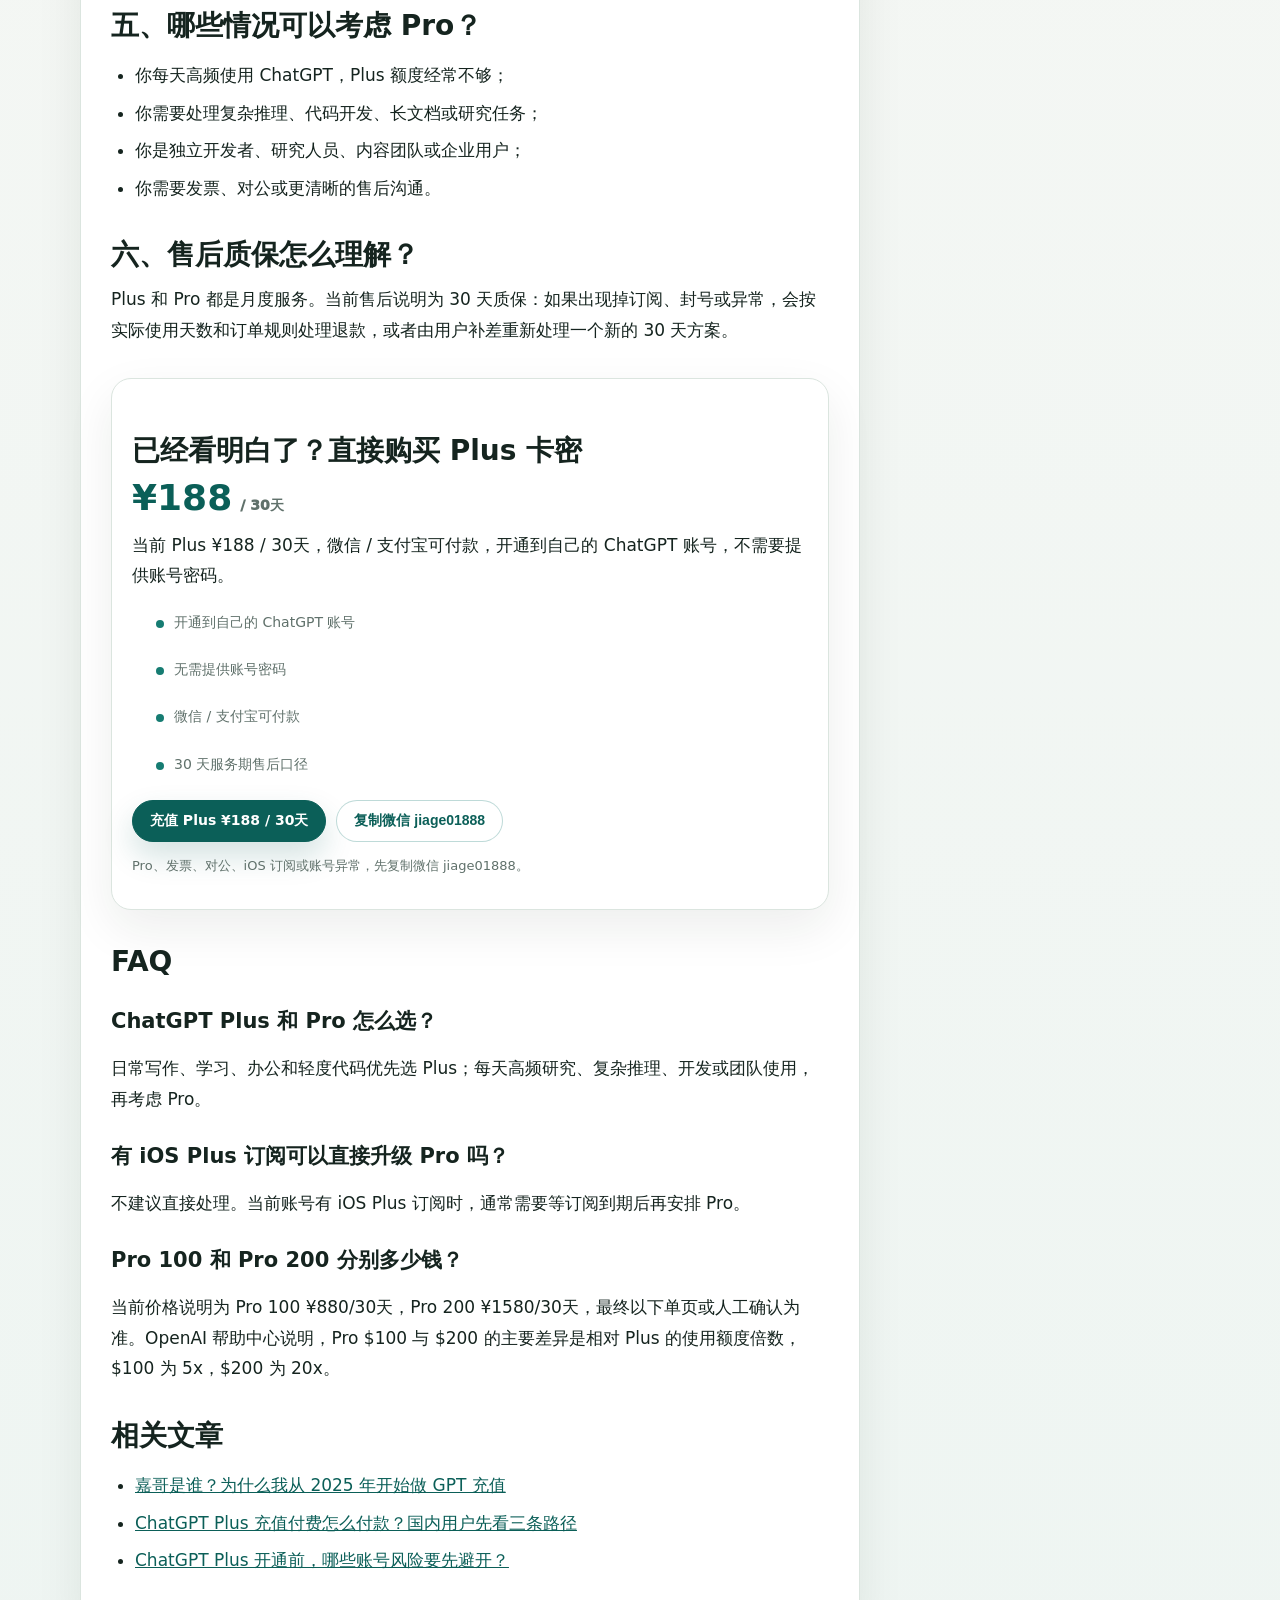
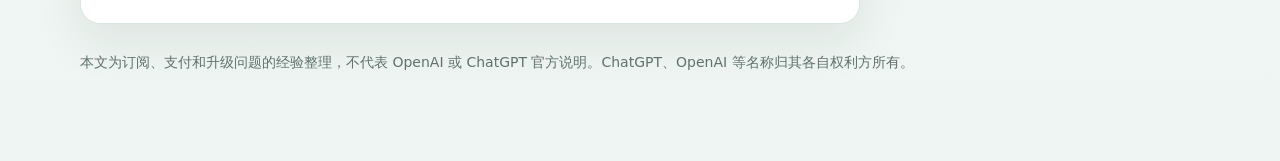
<file: blog/chatgpt-plus-pro-zenme-xuan.html>
<!DOCTYPE html>
<html lang="zh-CN">
<head>
  <meta charset="UTF-8">
  <meta name="viewport" content="width=device-width, initial-scale=1.0">
  <title>ChatGPT Plus 和 Pro 怎么选？国内用户升级前先看这几件事｜GPlus.cc</title>
  <meta name="description" content="ChatGPT Plus 和 Pro 怎么选？从使用频率、预算、账号订阅状态、iOS 订阅、Pro 100/Pro 200、发票对公和售后质保判断。">
  <meta name="keywords" content="ChatGPT Plus Pro怎么选,GPT Pro 100,GPT Pro 200,ChatGPT Pro升级,GPT充值">
  <link rel="canonical" href="https://www.gplus.cc/blog/chatgpt-plus-pro-zenme-xuan.html">
  <meta property="og:title" content="ChatGPT Plus 和 Pro 怎么选？国内用户升级前先看这几件事">
  <meta property="og:description" content="从使用频率、预算、账号订阅状态、iOS 订阅和发票对公需求判断适合 Plus 还是 Pro。">
  <meta property="og:type" content="article">
  <meta property="og:url" content="https://www.gplus.cc/blog/chatgpt-plus-pro-zenme-xuan.html">
  <link rel="stylesheet" href="/assets/blog-article.css">
<script type="application/ld+json">
{
  "@context": "https://schema.org",
  "@type": "Article",
  "headline": "ChatGPT Plus 和 Pro 怎么选？国内用户升级前先看这几件事",
  "description": "ChatGPT Plus 和 Pro 怎么选？从使用频率、预算、账号订阅状态、iOS 订阅、Pro 100/Pro 200、发票对公和售后质保判断。",
  "image": ["https://www.gplus.cc/assets/feedback/feedback-trust.jpg"],
  "datePublished": "2026-06-04",
  "dateModified": "2026-06-07",
  "author": {"@type": "Organization", "name": "GPlus.cc"},
  "publisher": {"@type": "Organization", "name": "GPlus.cc"},
  "mainEntityOfPage": {"@type": "WebPage", "@id": "https://www.gplus.cc/blog/chatgpt-plus-pro-zenme-xuan.html"}
}
</script>
<script type="application/ld+json">
{
  "@context": "https://schema.org",
  "@type": "FAQPage",
  "mainEntity": [
    {
      "@type": "Question",
      "name": "ChatGPT Plus 和 Pro 怎么选？",
      "acceptedAnswer": {"@type": "Answer", "text": "日常写作、学习、办公和轻度代码优先选 Plus；每天高频研究、复杂推理、开发或团队使用，再考虑 Pro。"}
    },
    {
      "@type": "Question",
      "name": "有 iOS Plus 订阅可以直接升级 Pro 吗？",
      "acceptedAnswer": {"@type": "Answer", "text": "不建议直接处理。当前账号有 iOS Plus 订阅时，通常需要等订阅到期后再安排 Pro。"}
    },
    {
      "@type": "Question",
      "name": "Pro 100 和 Pro 200 分别多少钱？",
      "acceptedAnswer": {"@type": "Answer", "text": "当前价格说明为 Pro 100 ¥880/30天，Pro 200 ¥1580/30天，最终以下单页或人工确认为准。OpenAI 帮助中心说明，Pro $100 和 $200 的主要差异是相对 Plus 的使用额度倍数，$100 为 5x，$200 为 20x。"}
    }
  ]
}
</script>
<script type="application/ld+json">
{"@context":"https://schema.org","@type":"BreadcrumbList","itemListElement":[{"@type":"ListItem","position":1,"name":"GPlus.cc","item":"https://www.gplus.cc/"},{"@type":"ListItem","position":2,"name":"博客","item":"https://www.gplus.cc/blog/"},{"@type":"ListItem","position":3,"name":"ChatGPT Plus 和 Pro 怎么选","item":"https://www.gplus.cc/blog/chatgpt-plus-pro-zenme-xuan.html"}]}
</script>
<script>
var _hmt = _hmt || [];
(function() {
  var hm = document.createElement("script");
  hm.src = "https://hm.baidu.com/hm.js?7624e9fe7dc435754cb901a6b808a1b1";
  var s = document.getElementsByTagName("script")[0];
  s.parentNode.insertBefore(hm, s);
})();
</script>
<script src="/assets/site-tracking.js" defer></script>
</head>
<body>
  <div class="notice-bar">
    <div class="notice-inner">
      <span>客服微信 jiage01888 ｜ Plus 可自助开通 ｜ Pro / 发票 / 对公先咨询</span>
      <span>GPlus.cc 为第三方服务网站，非 OpenAI 官方网站</span>
    </div>
  </div>

  <header class="site-header">
    <a class="brand" href="/">嘉哥AI / 嘉哥GPT · GPlus.cc<small>ChatGPT Plus / Pro 开通升级指南</small></a>
    <nav class="nav-actions" aria-label="全站导航">
      <a class="nav-link" href="/#plans">套餐价格</a>
      <a class="nav-link" href="/#process">开通流程</a>
      <a class="nav-link" href="/#trust">售后保障</a>
      <a class="nav-link" href="/blog/">充值教程</a>

      <a class="nav-link cta" href="https://fe.dtyuedan.cn/shop/jiage" target="_blank" rel="noopener">充值 Plus ¥188</a>
    </nav>
  </header>

  <main class="article-shell">
    <section class="article-hero">
      <div>
        <div class="article-kicker">
          <span class="tag blue">Plus / Pro 选择</span>
          <span class="tag">发布时间：2026-06-04</span>
        </div>
        <h1>ChatGPT Plus 和 Pro 怎么选？国内用户升级前先看这几件事</h1>
        <p class="article-summary">第一次付费、写作学习办公先选 Plus；高频、团队、发票、对公、iOS 订阅或账号异常，先复制微信确认。</p>
        <div class="hero-actions">
          <a class="btn btn-primary" href="https://fe.dtyuedan.cn/shop/jiage" target="_blank" rel="noopener">充值 Plus ¥188 / 30天</a>
          <button class="btn btn-secondary" type="button" data-copy-wx>复制微信 jiage01888</button>

        </div>
      </div>

    <section class="purchase-card compact">
      <h2>已经确定要开 Plus？</h2>
      <p class="price-line"><strong>¥188</strong><span>/ 30天</span></p>
      <p>当前 Plus ¥188 / 30天，微信 / 支付宝可付款，开通到自己的 ChatGPT 账号，不需要提供账号密码。</p>
      <ul class="check-list">
        <li>开通到自己的 ChatGPT 账号</li>
        <li>无需提供账号密码</li>
        <li>微信 / 支付宝可付款</li>
        <li>30 天服务期售后口径</li>
      </ul>
      <div class="card-actions">
        <a class="btn btn-primary" href="https://fe.dtyuedan.cn/shop/jiage" target="_blank" rel="noopener">充值 Plus ¥188 / 30天</a>
        <button class="btn btn-secondary" type="button" data-copy-wx>复制微信 jiage01888</button>
      </div>
      <p class="card-note">Pro、发票、对公、iOS 订阅或账号异常，先复制微信 jiage01888。</p>
    </section>
    </section>

    <section class="article-grid">
      <article class="article-main">

    <section class="conclusion-card">
      <span class="tag blue">这篇先说结论</span>
      <h2>普通 Plus 用户直接购买卡密，特殊账号先复制微信确认</h2>
      <p><strong>适合谁：</strong>适合第一次付费、不确定 Plus / Pro 怎么选，或者准备升级 Pro 前想先看账号状态的人。</p>
      <p><strong>下单前确认：</strong>账号归属、密码边界、验收方式和售后规则。</p>
      <p><strong>下一步：</strong>普通 Plus 用户可以直接购买卡密；Pro、发票、对公、iOS 订阅或账号异常，先复制微信 jiage01888。</p>
      <div class="card-actions">
        <a class="btn btn-primary" href="https://fe.dtyuedan.cn/shop/jiage" target="_blank" rel="noopener">充值 Plus ¥188 / 30天</a>
        <button class="btn btn-secondary" type="button" data-copy-wx>复制微信 jiage01888</button>
      </div>
    </section>
        <div class="article-body">
<p>很多用户一开始只是想开通 ChatGPT Plus，用了一段时间后才发现自己可能需要 Pro。但 Plus 和 Pro 不应该只按“哪个更贵”来判断，而要看你的使用频率、任务复杂度、账号订阅状态和售后需求。</p>

    <h2 id="section-1">一、先看你的使用强度</h2>
    <p>如果你只是日常写作、翻译、做资料整理、轻度写代码或偶尔生成图片，Plus 通常已经够用。它适合大多数个人用户，成本也更容易接受。</p>
    <p>如果你每天长时间依赖 ChatGPT 做研究、复杂推理、代码开发、数据分析、长文档处理，或者 AI 已经变成你的核心生产力工具，才更适合考虑 Pro。</p>

    <h2 id="section-2">二、价格和适合人群</h2>
    <div class="table" role="table" aria-label="Plus Pro 价格对比">
      <div class="row" role="row"><strong>Plus</strong><span>¥188 / 30天</span><span>日常办公、学习、写作、轻度开发。</span></div>
      <div class="row" role="row"><strong>Pro 100</strong><span>¥880 / 30天</span><span>比 Plus 更高频，适合进阶个人用户。</span></div>
      <div class="row" role="row"><strong>Pro 200</strong><span>¥1580 / 30天</span><span>重度研究、开发、内容生产或企业采购前确认。</span></div>
    </div>
    <p>价格会受到通道、汇率、风控和售后成本影响，最终以下单页或人工确认为准。</p>

    <div class="inline-purchase">
    <section class="purchase-card">
      <h2 id="section-3">日常用户先买 Plus，Pro 先复制微信确认</h2>
      <p class="price-line"><strong>¥188</strong><span>/ 30天</span></p>
      <p>第一次付费、写作学习办公，先选 Plus；高频、团队、发票、对公或 iOS 订阅相关需求，先复制微信确认。</p>
      <ul class="check-list">
        <li>开通到自己的 ChatGPT 账号</li>
        <li>无需提供账号密码</li>
        <li>微信 / 支付宝可付款</li>
        <li>30 天服务期售后口径</li>
      </ul>
      <div class="card-actions">
        <a class="btn btn-primary" href="https://fe.dtyuedan.cn/shop/jiage" target="_blank" rel="noopener">充值 Plus ¥188 / 30天</a>
        <button class="btn btn-secondary" type="button" data-copy-wx>复制微信 jiage01888</button>
      </div>
      <p class="card-note">Pro、发票、对公、iOS 订阅或账号异常，先复制微信 jiage01888。</p>
    </section></div>
    <section class="risk-card">
      <h2 id="section-4">下单前确认 3 件事</h2>
      <ul class="risk-list">
        <li>是不是开到自己的 ChatGPT 账号？</li>
        <li>是否需要提供账号密码或验证码？</li>
        <li>付款后在哪里验收 Plus 状态？</li>
      </ul>
      <div class="card-actions">
        <a class="btn btn-primary" href="https://fe.dtyuedan.cn/shop/jiage" target="_blank" rel="noopener">我确认了，充值 Plus</a>
        <button class="btn btn-secondary" type="button" data-copy-wx>复制微信 jiage01888</button>
      </div>
    </section><h2 id="section-5">三、已有 iOS Plus 订阅要特别注意</h2>
    <p>如果你的 ChatGPT 账号当前还有 iOS Plus 订阅，不建议马上处理 Pro。通常需要等 iOS 订阅到期后，再根据账号状态安排 Pro 开通。</p>
    <p>这类账号建议先联系人工确认，不要自己反复下单，也不要短时间内重复尝试不同渠道。</p>

    <h2 id="section-6">四、哪些情况建议先选 Plus？</h2>
    <ul>
      <li>你是第一次付费使用 ChatGPT；</li>
      <li>每天使用时间不长，主要是问答、写作、翻译、学习；</li>
      <li>预算敏感，希望先用一个月确认是否值得；</li>
      <li>还不确定 Pro 的高额度是否真的用得上。</li>
    </ul>

    <h2 id="section-7">五、哪些情况可以考虑 Pro？</h2>
    <ul>
      <li>你每天高频使用 ChatGPT，Plus 额度经常不够；</li>
      <li>你需要处理复杂推理、代码开发、长文档或研究任务；</li>
      <li>你是独立开发者、研究人员、内容团队或企业用户；</li>
      <li>你需要发票、对公或更清晰的售后沟通。</li>
    </ul>

    <h2 id="section-8">六、售后质保怎么理解？</h2>
    <p>Plus 和 Pro 都是月度服务。当前售后说明为 30 天质保：如果出现掉订阅、封号或异常，会按实际使用天数和订单规则处理退款，或者由用户补差重新处理一个新的 30 天方案。</p>

    <div class="bottom-purchase">
    <section class="purchase-card">
      <h2 id="section-9">已经看明白了？直接购买 Plus 卡密</h2>
      <p class="price-line"><strong>¥188</strong><span>/ 30天</span></p>
      <p>当前 Plus ¥188 / 30天，微信 / 支付宝可付款，开通到自己的 ChatGPT 账号，不需要提供账号密码。</p>
      <ul class="check-list">
        <li>开通到自己的 ChatGPT 账号</li>
        <li>无需提供账号密码</li>
        <li>微信 / 支付宝可付款</li>
        <li>30 天服务期售后口径</li>
      </ul>
      <div class="card-actions">
        <a class="btn btn-primary" href="https://fe.dtyuedan.cn/shop/jiage" target="_blank" rel="noopener">充值 Plus ¥188 / 30天</a>
        <button class="btn btn-secondary" type="button" data-copy-wx>复制微信 jiage01888</button>
      </div>
      <p class="card-note">Pro、发票、对公、iOS 订阅或账号异常，先复制微信 jiage01888。</p>
    </section></div><h2 id="section-10">FAQ</h2>
    <h3>ChatGPT Plus 和 Pro 怎么选？</h3>
    <p>日常写作、学习、办公和轻度代码优先选 Plus；每天高频研究、复杂推理、开发或团队使用，再考虑 Pro。</p>
    <h3>有 iOS Plus 订阅可以直接升级 Pro 吗？</h3>
    <p>不建议直接处理。当前账号有 iOS Plus 订阅时，通常需要等订阅到期后再安排 Pro。</p>
    <h3>Pro 100 和 Pro 200 分别多少钱？</h3>
    <p>当前价格说明为 Pro 100 ¥880/30天，Pro 200 ¥1580/30天，最终以下单页或人工确认为准。OpenAI 帮助中心说明，Pro $100 与 $200 的主要差异是相对 Plus 的使用额度倍数，$100 为 5x，$200 为 20x。</p>

    <h2 id="section-11">相关文章</h2>
    <ul>
      <li><a href="/blog/jiage-ai-gpt.html">嘉哥是谁？为什么我从 2025 年开始做 GPT 充值</a></li>
      <li><a href="/blog/chatgptplus-chongzhi-fufei.html">ChatGPT Plus 充值付费怎么付款？国内用户先看三条路径</a></li>
      <li><a href="/blog/security-risk-guide.html">ChatGPT Plus 开通前，哪些账号风险要先避开？</a></li>
    </ul>
        </div>
      </article>
      <aside class="article-sidebar">

    <nav class="article-toc" aria-label="正文目录">
      <h2>正文目录</h2>
      <ol><li><a href="#section-1">一、先看你的使用强度</a></li><li><a href="#section-2">二、价格和适合人群</a></li><li><a href="#section-3">日常用户先买 Plus，Pro 先复制微信确认</a></li><li><a href="#section-4">下单前确认 3 件事</a></li><li><a href="#section-5">三、已有 iOS Plus 订阅要特别注意</a></li><li><a href="#section-6">四、哪些情况建议先选 Plus？</a></li><li><a href="#section-7">五、哪些情况可以考虑 Pro？</a></li><li><a href="#section-8">六、售后质保怎么理解？</a></li><li><a href="#section-9">已经看明白了？直接充值 Plus</a></li><li><a href="#section-10">FAQ</a></li><li><a href="#section-11">相关文章</a></li></ol>
    </nav>

    <section class="purchase-card compact">
      <h2>购买入口</h2>
      <p class="price-line"><strong>¥188</strong><span>/ 30天</span></p>
      <p>当前 Plus ¥188 / 30天，微信 / 支付宝可付款，开通到自己的 ChatGPT 账号，不需要提供账号密码。</p>
      <ul class="check-list">
        <li>开通到自己的 ChatGPT 账号</li>
        <li>无需提供账号密码</li>
        <li>微信 / 支付宝可付款</li>
        <li>30 天服务期售后口径</li>
      </ul>
      <div class="card-actions">
        <a class="btn btn-primary" href="https://fe.dtyuedan.cn/shop/jiage" target="_blank" rel="noopener">充值 Plus ¥188 / 30天</a>
        <button class="btn btn-secondary" type="button" data-copy-wx>复制微信 jiage01888</button>
      </div>
      <p class="card-note">Pro、发票、对公、iOS 订阅或账号异常，先复制微信 jiage01888。</p>
    </section>
      </aside>
    </section>
    <p class="footer-note">本文为订阅、支付和升级问题的经验整理，不代表 OpenAI 或 ChatGPT 官方说明。ChatGPT、OpenAI 等名称归其各自权利方所有。</p>
  </main>

  <div class="mobile-cta" aria-label="移动端快速购买入口">
    <div>
      <strong>Plus ¥188 / 30天</strong>
      <span>自己账号｜无需密码</span>
    </div>
    <div class="mobile-cta-actions">
      <a class="btn btn-primary" href="https://fe.dtyuedan.cn/shop/jiage" target="_blank" rel="noopener">充值 Plus</a>
      <button class="btn btn-secondary" type="button" data-copy-wx>微信</button>
    </div>
  </div>
  <div class="toast" id="toast" role="status" aria-live="polite"></div>
  <script src="/assets/blog-article.js"></script>
</body>
</html>
</file>
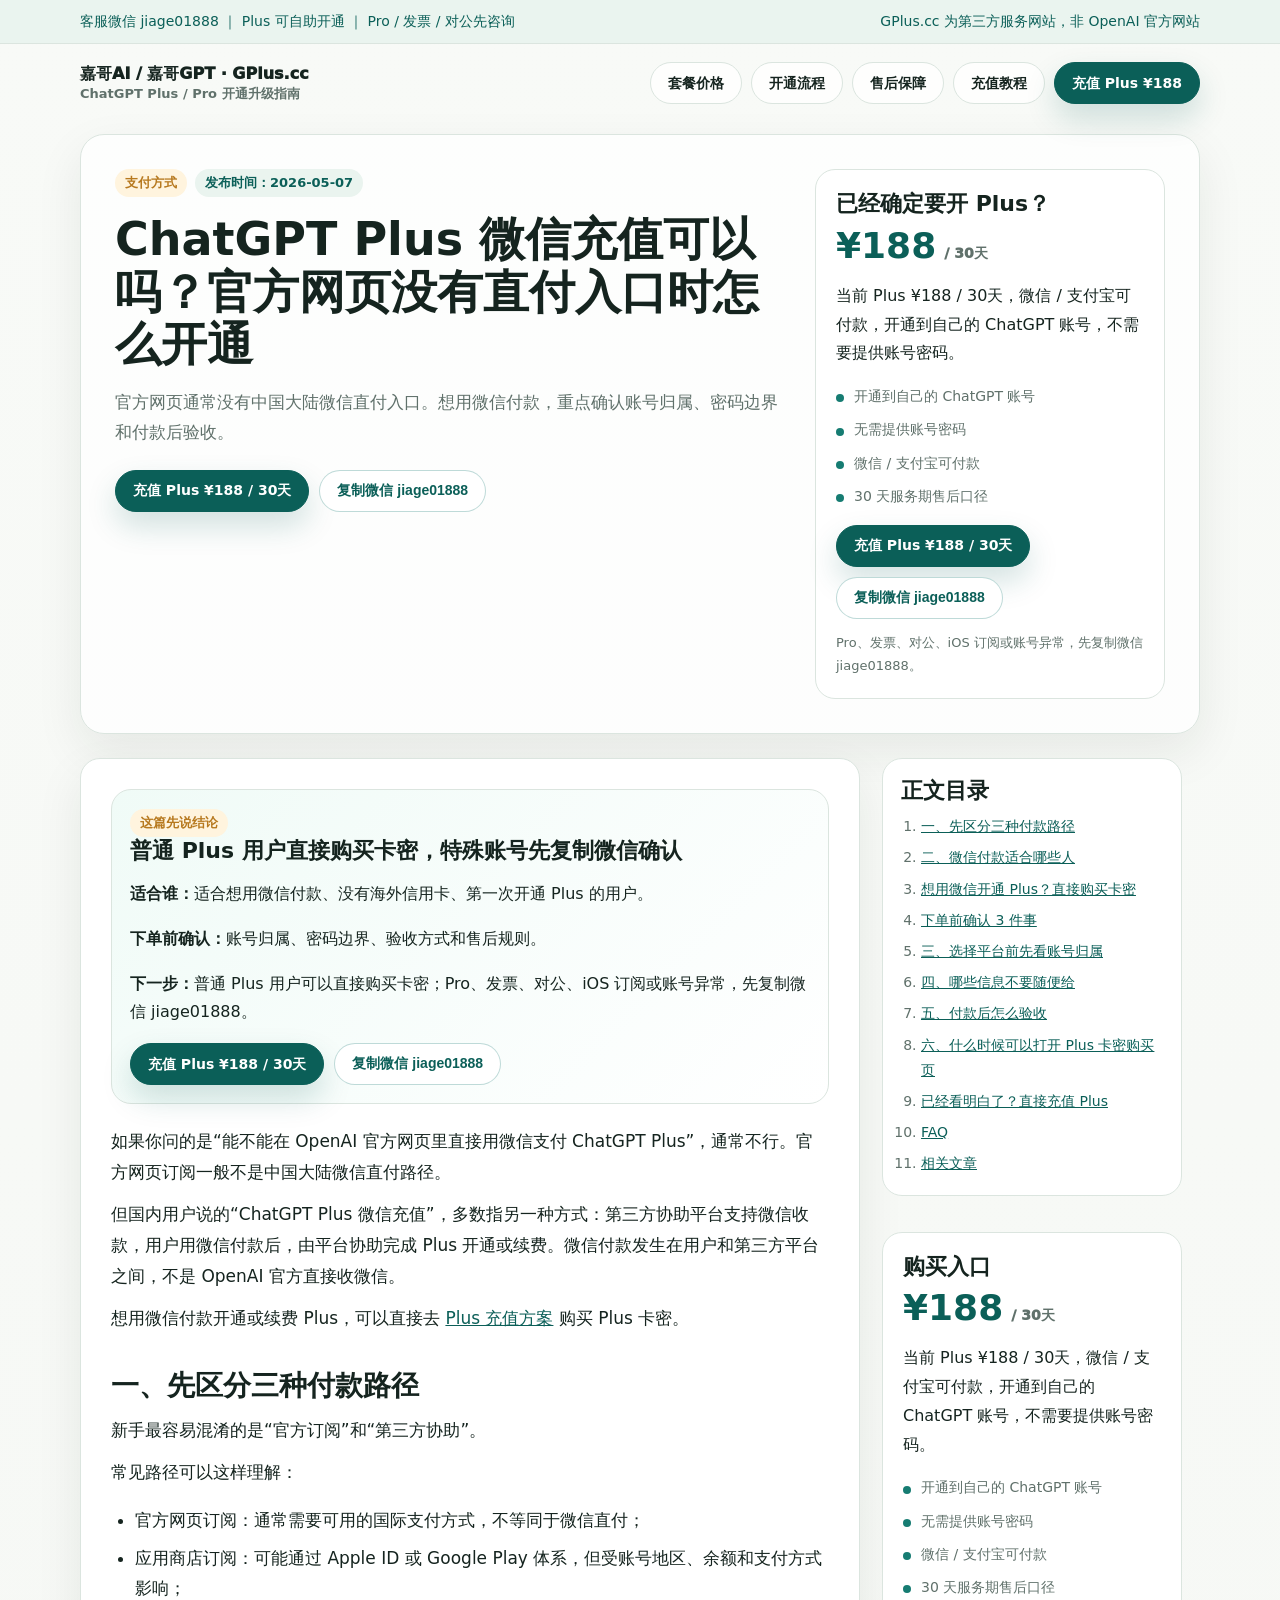
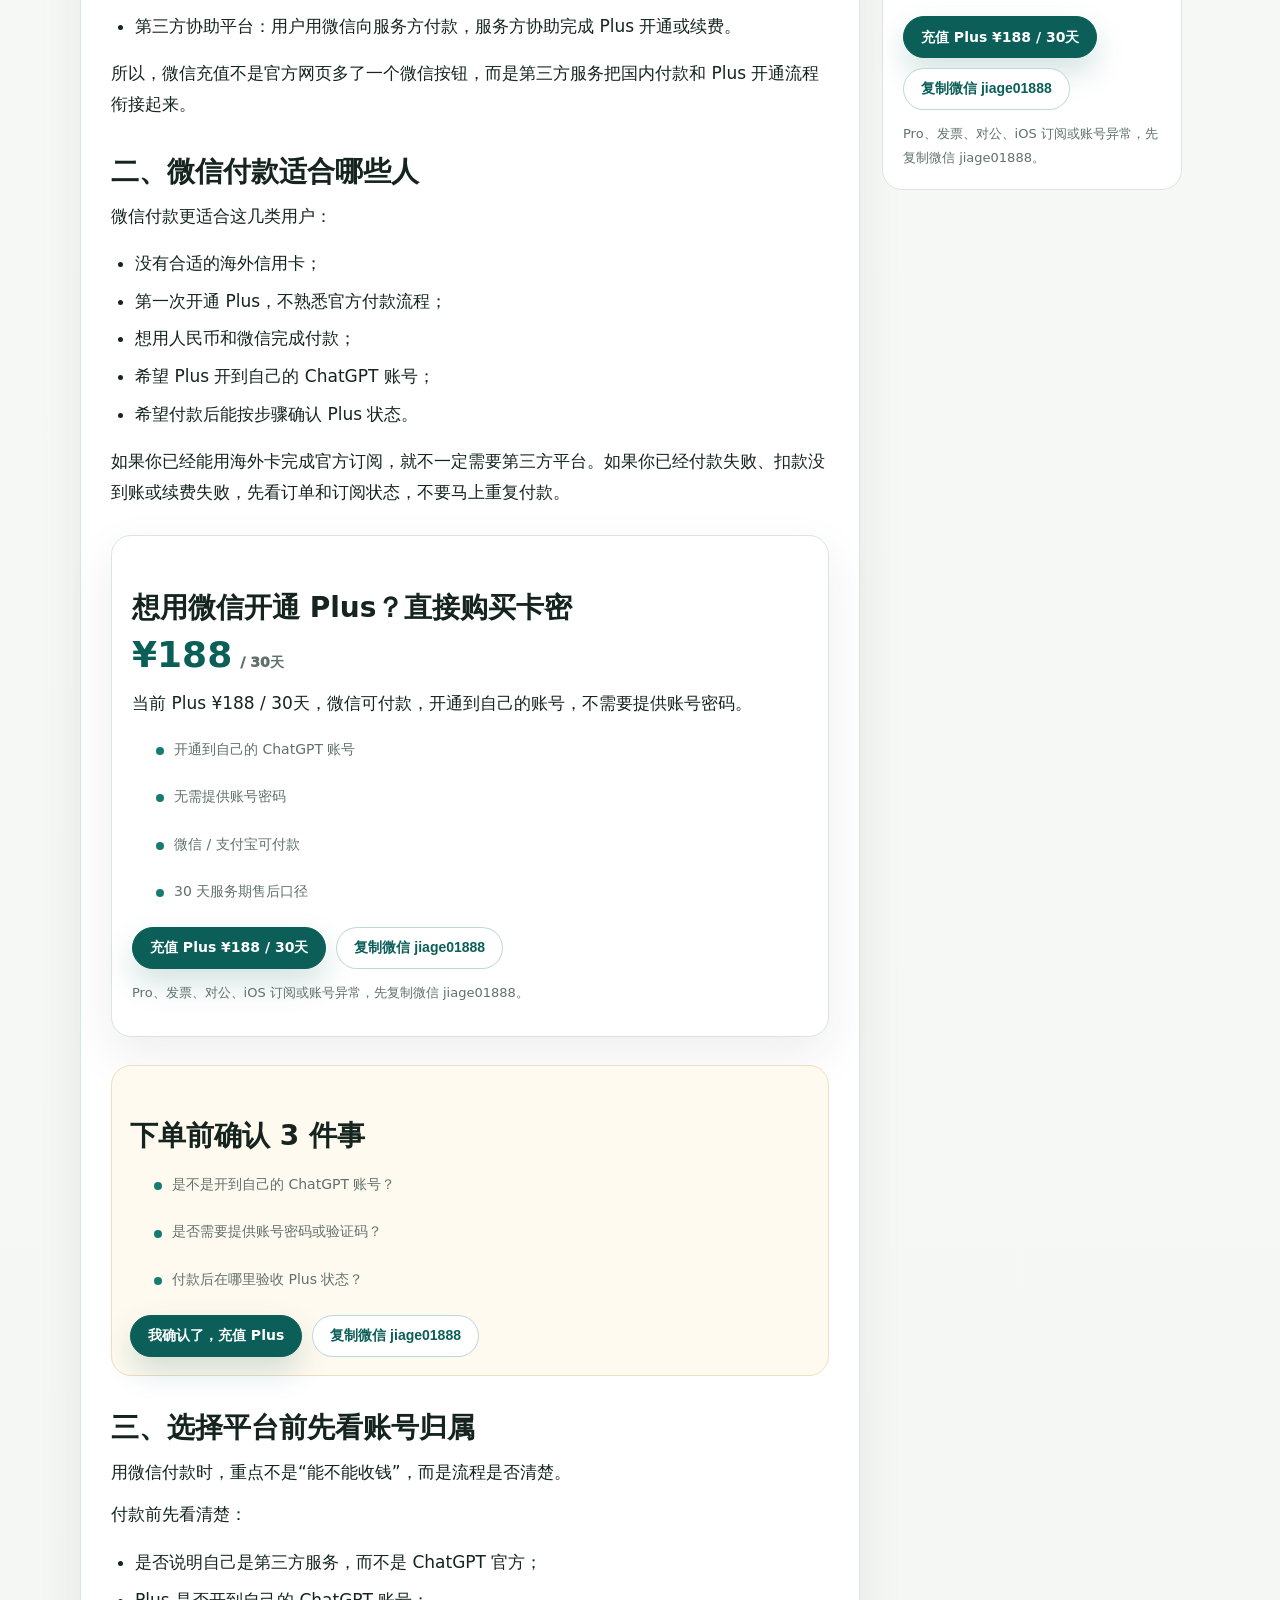
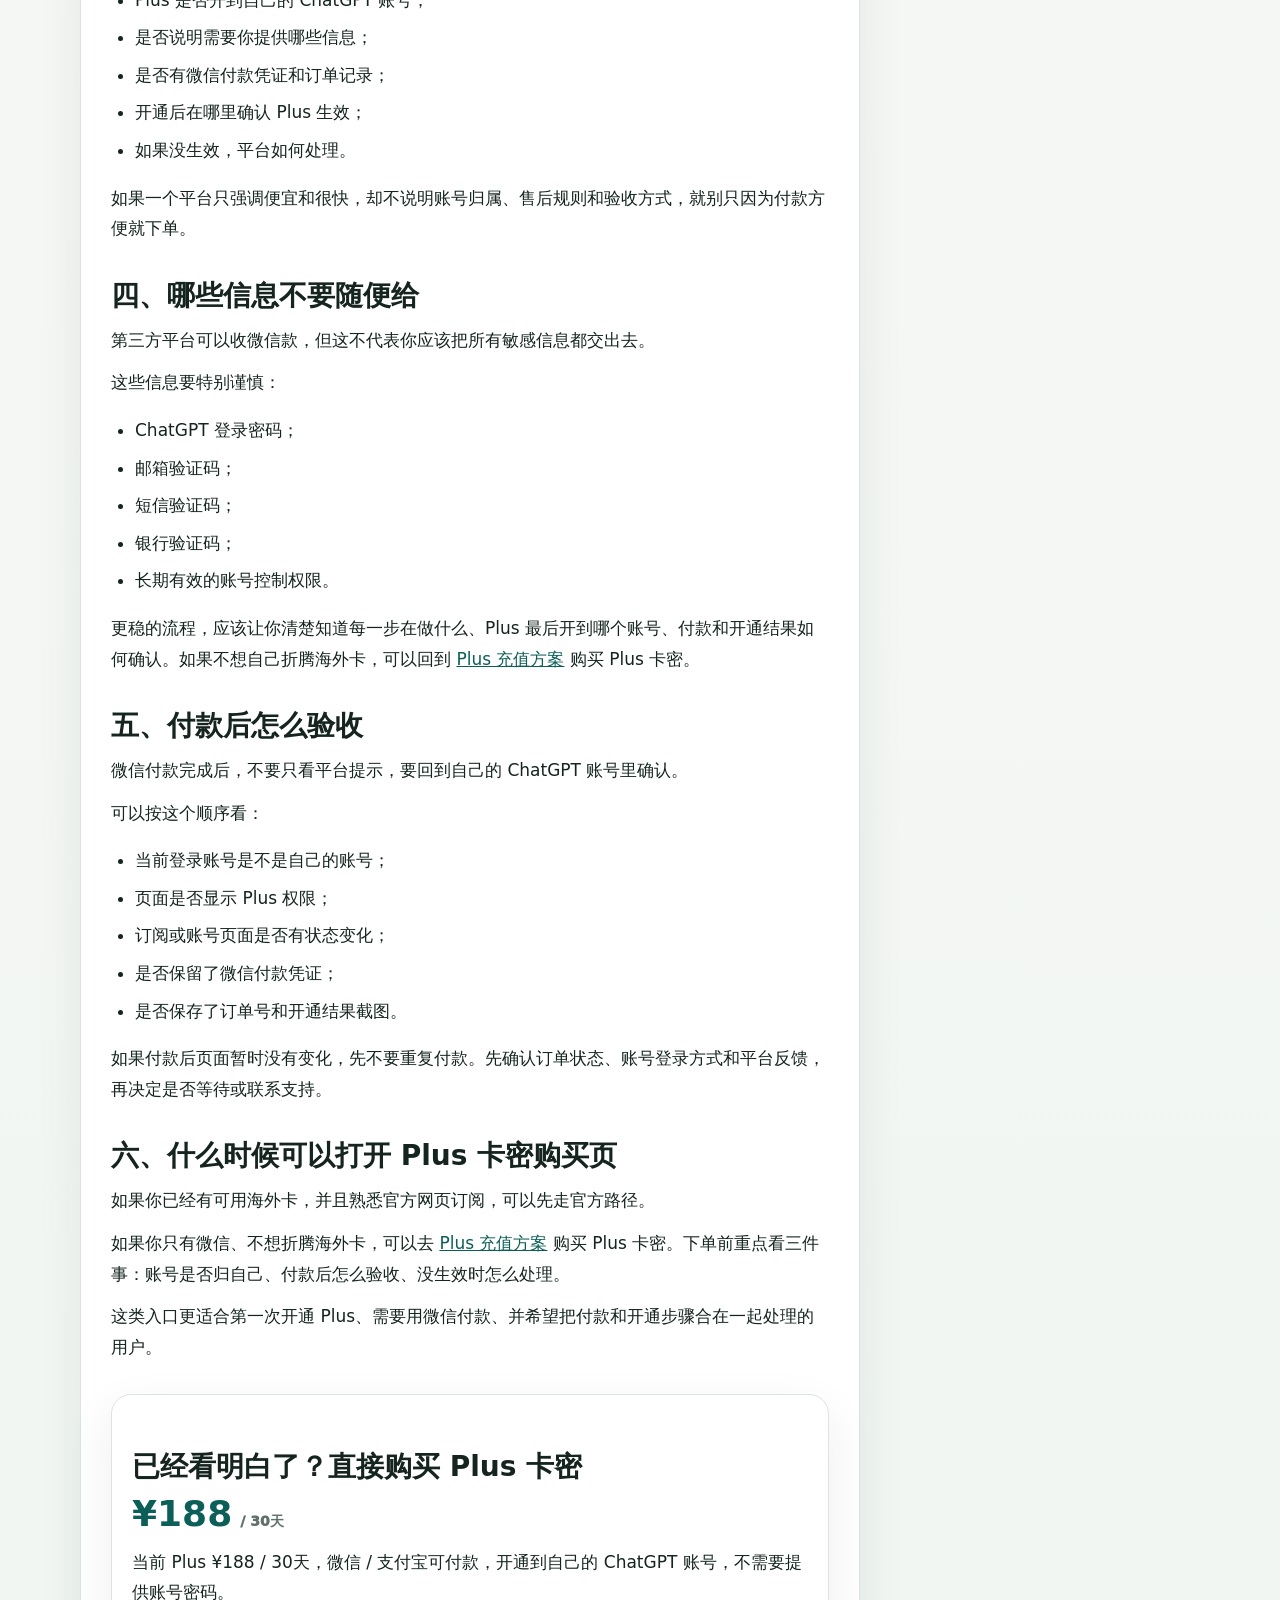
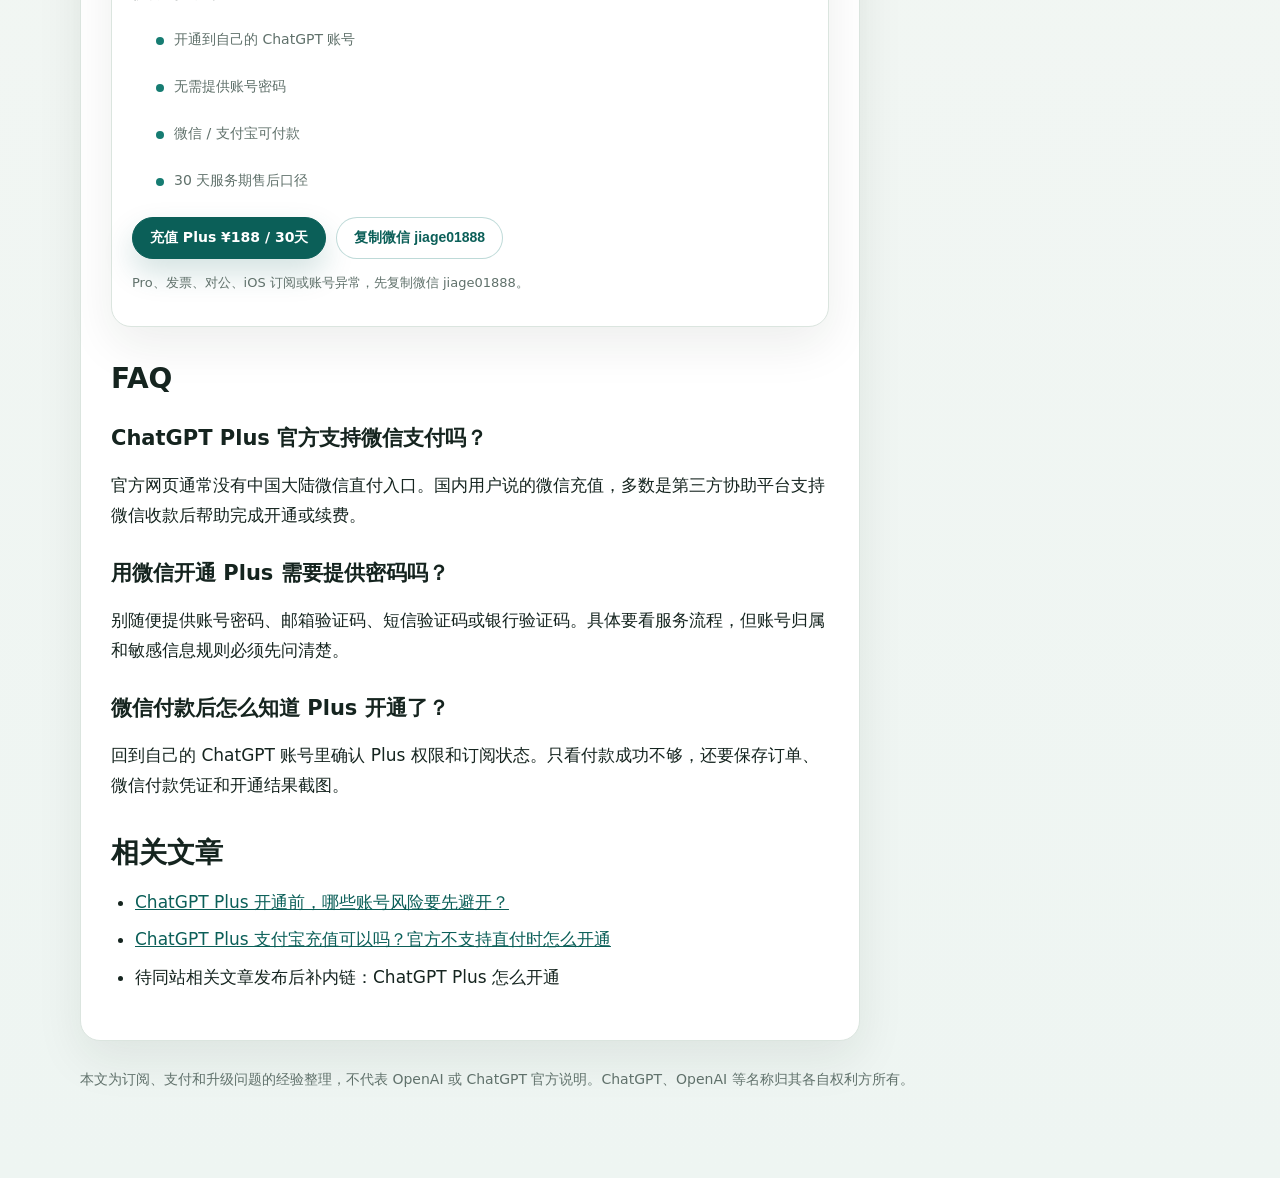
<file: blog/chatgpt-plus-weixin-chongzhi.html>
<!DOCTYPE html>
<html lang="zh-CN">
<head>
  <meta charset="UTF-8">
  <meta name="viewport" content="width=device-width, initial-scale=1.0">
  <title>ChatGPT Plus 微信充值可以吗？官方网页没有直付入口时怎么开通｜GPlus.cc</title>
  <meta name="description" content="ChatGPT Plus 官方网页通常没有中国大陆微信直付入口。国内用户说的微信充值，多数是通过第三方协助平台用微信付款，再完成 Plus 开通或续费。讲清适用场景、平台判断、账号归属和付款后验收方式。">
  <meta name="keywords" content="ChatGPT Plus 微信充值,ChatGPT Plus 微信支付,ChatGPT Plus 国内付款,GPlus.cc">
  <link rel="canonical" href="https://www.gplus.cc/blog/chatgpt-plus-weixin-chongzhi.html">
  <meta property="og:title" content="ChatGPT Plus 微信充值可以吗？官方网页没有直付入口时怎么开通">
  <meta property="og:description" content="ChatGPT Plus 官方网页通常没有中国大陆微信直付入口。国内用户说的微信充值，多数是通过第三方协助平台用微信付款，再完成 Plus 开通或续费。讲清适用场景、平台判断、账号归属和付款后验收方式。">
  <meta property="og:type" content="article">
  <meta property="og:url" content="https://www.gplus.cc/blog/chatgpt-plus-weixin-chongzhi.html">
  <link rel="stylesheet" href="/assets/blog-article.css">
<script type="application/ld+json">
{
  "@context": "https://schema.org",
  "@type": "Article",
  "headline": "ChatGPT Plus 微信充值可以吗？官方网页没有直付入口时怎么开通",
  "description": "ChatGPT Plus 官方网页通常没有中国大陆微信直付入口。国内用户说的微信充值，多数是通过第三方协助平台用微信付款，再完成 Plus 开通或续费。讲清适用场景、平台判断、账号归属和付款后验收方式。",
  "image": ["https://www.gplus.cc/assets/feedback/feedback-trust.jpg"],
  "datePublished": "2026-05-07",
  "dateModified": "2026-06-07",
  "author": {
    "@type": "Organization",
    "name": "GPlus.cc"
  },
  "publisher": {
    "@type": "Organization",
    "name": "GPlus.cc"
  },
  "mainEntityOfPage": {
    "@type": "WebPage",
    "@id": "https://www.gplus.cc/blog/chatgpt-plus-weixin-chongzhi.html"
  }
}
  </script>
<script type="application/ld+json">
{
  "@context": "https://schema.org",
  "@type": "FAQPage",
  "mainEntity": [
    {
      "@type": "Question",
      "name": "ChatGPT Plus 官方支持微信支付吗？",
      "acceptedAnswer": {
        "@type": "Answer",
        "text": "官方网页通常没有中国大陆微信直付入口。国内用户说的微信充值，多数是第三方协助平台支持微信收款后帮助完成开通或续费。"
      }
    },
    {
      "@type": "Question",
      "name": "用微信开通 Plus 需要提供密码吗？",
      "acceptedAnswer": {
        "@type": "Answer",
        "text": "别随便提供账号密码、邮箱验证码、短信验证码或银行验证码。具体要看服务流程，但账号归属和敏感信息规则必须先问清楚。"
      }
    },
    {
      "@type": "Question",
      "name": "微信付款后怎么知道 Plus 开通了？",
      "acceptedAnswer": {
        "@type": "Answer",
        "text": "回到自己的 ChatGPT 账号里确认 Plus 权限和订阅状态。只看付款成功不够，还要保存订单、微信付款凭证和开通结果截图。"
      }
    }
  ]
}
</script>
<script type="application/ld+json">
{"@context":"https://schema.org","@type":"BreadcrumbList","itemListElement":[{"@type":"ListItem","position":1,"name":"GPlus.cc","item":"https://www.gplus.cc/"},{"@type":"ListItem","position":2,"name":"博客","item":"https://www.gplus.cc/blog/"},{"@type":"ListItem","position":3,"name":"ChatGPT Plus 微信充值","item":"https://www.gplus.cc/blog/chatgpt-plus-weixin-chongzhi.html"}]}
</script>
<script>
var _hmt = _hmt || [];
(function() {
  var hm = document.createElement("script");
  hm.src = "https://hm.baidu.com/hm.js?7624e9fe7dc435754cb901a6b808a1b1";
  var s = document.getElementsByTagName("script")[0];
  s.parentNode.insertBefore(hm, s);
})();
</script>
<script src="/assets/site-tracking.js" defer></script>
</head>
<body>
  <div class="notice-bar">
    <div class="notice-inner">
      <span>客服微信 jiage01888 ｜ Plus 可自助开通 ｜ Pro / 发票 / 对公先咨询</span>
      <span>GPlus.cc 为第三方服务网站，非 OpenAI 官方网站</span>
    </div>
  </div>

  <header class="site-header">
    <a class="brand" href="/">嘉哥AI / 嘉哥GPT · GPlus.cc<small>ChatGPT Plus / Pro 开通升级指南</small></a>
    <nav class="nav-actions" aria-label="全站导航">
      <a class="nav-link" href="/#plans">套餐价格</a>
      <a class="nav-link" href="/#process">开通流程</a>
      <a class="nav-link" href="/#trust">售后保障</a>
      <a class="nav-link" href="/blog/">充值教程</a>

      <a class="nav-link cta" href="https://fe.dtyuedan.cn/shop/jiage" target="_blank" rel="noopener">充值 Plus ¥188</a>
    </nav>
  </header>

  <main class="article-shell">
    <section class="article-hero">
      <div>
        <div class="article-kicker">
          <span class="tag gold">支付方式</span>
          <span class="tag">发布时间：2026-05-07</span>
        </div>
        <h1>ChatGPT Plus 微信充值可以吗？官方网页没有直付入口时怎么开通</h1>
        <p class="article-summary">官方网页通常没有中国大陆微信直付入口。想用微信付款，重点确认账号归属、密码边界和付款后验收。</p>
        <div class="hero-actions">
          <a class="btn btn-primary" href="https://fe.dtyuedan.cn/shop/jiage" target="_blank" rel="noopener">充值 Plus ¥188 / 30天</a>
          <button class="btn btn-secondary" type="button" data-copy-wx>复制微信 jiage01888</button>

        </div>
      </div>

    <section class="purchase-card compact">
      <h2>已经确定要开 Plus？</h2>
      <p class="price-line"><strong>¥188</strong><span>/ 30天</span></p>
      <p>当前 Plus ¥188 / 30天，微信 / 支付宝可付款，开通到自己的 ChatGPT 账号，不需要提供账号密码。</p>
      <ul class="check-list">
        <li>开通到自己的 ChatGPT 账号</li>
        <li>无需提供账号密码</li>
        <li>微信 / 支付宝可付款</li>
        <li>30 天服务期售后口径</li>
      </ul>
      <div class="card-actions">
        <a class="btn btn-primary" href="https://fe.dtyuedan.cn/shop/jiage" target="_blank" rel="noopener">充值 Plus ¥188 / 30天</a>
        <button class="btn btn-secondary" type="button" data-copy-wx>复制微信 jiage01888</button>
      </div>
      <p class="card-note">Pro、发票、对公、iOS 订阅或账号异常，先复制微信 jiage01888。</p>
    </section>
    </section>

    <section class="article-grid">
      <article class="article-main">

    <section class="conclusion-card">
      <span class="tag gold">这篇先说结论</span>
      <h2>普通 Plus 用户直接购买卡密，特殊账号先复制微信确认</h2>
      <p><strong>适合谁：</strong>适合想用微信付款、没有海外信用卡、第一次开通 Plus 的用户。</p>
      <p><strong>下单前确认：</strong>账号归属、密码边界、验收方式和售后规则。</p>
      <p><strong>下一步：</strong>普通 Plus 用户可以直接购买卡密；Pro、发票、对公、iOS 订阅或账号异常，先复制微信 jiage01888。</p>
      <div class="card-actions">
        <a class="btn btn-primary" href="https://fe.dtyuedan.cn/shop/jiage" target="_blank" rel="noopener">充值 Plus ¥188 / 30天</a>
        <button class="btn btn-secondary" type="button" data-copy-wx>复制微信 jiage01888</button>
      </div>
    </section>
        <div class="article-body">
<p>如果你问的是“能不能在 OpenAI 官方网页里直接用微信支付 ChatGPT Plus”，通常不行。官方网页订阅一般不是中国大陆微信直付路径。</p>

      <p>但国内用户说的“ChatGPT Plus 微信充值”，多数指另一种方式：第三方协助平台支持微信收款，用户用微信付款后，由平台协助完成 Plus 开通或续费。微信付款发生在用户和第三方平台之间，不是 OpenAI 官方直接收微信。</p>

      <p>想用微信付款开通或续费 Plus，可以直接去 <a href="https://fe.dtyuedan.cn/shop/jiage" target="_blank" rel="noopener">Plus 充值方案</a> 购买 Plus 卡密。</p>

      <h2 id="section-1">一、先区分三种付款路径</h2>

      <p>新手最容易混淆的是“官方订阅”和“第三方协助”。</p>

      <p>常见路径可以这样理解：</p>

      <ul>
        <li>官方网页订阅：通常需要可用的国际支付方式，不等同于微信直付；</li>
        <li>应用商店订阅：可能通过 Apple ID 或 Google Play 体系，但受账号地区、余额和支付方式影响；</li>
        <li>第三方协助平台：用户用微信向服务方付款，服务方协助完成 Plus 开通或续费。</li>
      </ul>

      <p>所以，微信充值不是官方网页多了一个微信按钮，而是第三方服务把国内付款和 Plus 开通流程衔接起来。</p>

      <h2 id="section-2">二、微信付款适合哪些人</h2>

      <p>微信付款更适合这几类用户：</p>

      <ul>
        <li>没有合适的海外信用卡；</li>
        <li>第一次开通 Plus，不熟悉官方付款流程；</li>
        <li>想用人民币和微信完成付款；</li>
        <li>希望 Plus 开到自己的 ChatGPT 账号；</li>
        <li>希望付款后能按步骤确认 Plus 状态。</li>
      </ul>

      <p>如果你已经能用海外卡完成官方订阅，就不一定需要第三方平台。如果你已经付款失败、扣款没到账或续费失败，先看订单和订阅状态，不要马上重复付款。</p>

      <div class="inline-purchase">
    <section class="purchase-card">
      <h2 id="section-3">想用微信开通 Plus？直接购买卡密</h2>
      <p class="price-line"><strong>¥188</strong><span>/ 30天</span></p>
      <p>当前 Plus ¥188 / 30天，微信可付款，开通到自己的账号，不需要提供账号密码。</p>
      <ul class="check-list">
        <li>开通到自己的 ChatGPT 账号</li>
        <li>无需提供账号密码</li>
        <li>微信 / 支付宝可付款</li>
        <li>30 天服务期售后口径</li>
      </ul>
      <div class="card-actions">
        <a class="btn btn-primary" href="https://fe.dtyuedan.cn/shop/jiage" target="_blank" rel="noopener">充值 Plus ¥188 / 30天</a>
        <button class="btn btn-secondary" type="button" data-copy-wx>复制微信 jiage01888</button>
      </div>
      <p class="card-note">Pro、发票、对公、iOS 订阅或账号异常，先复制微信 jiage01888。</p>
    </section></div>
    <section class="risk-card">
      <h2 id="section-4">下单前确认 3 件事</h2>
      <ul class="risk-list">
        <li>是不是开到自己的 ChatGPT 账号？</li>
        <li>是否需要提供账号密码或验证码？</li>
        <li>付款后在哪里验收 Plus 状态？</li>
      </ul>
      <div class="card-actions">
        <a class="btn btn-primary" href="https://fe.dtyuedan.cn/shop/jiage" target="_blank" rel="noopener">我确认了，充值 Plus</a>
        <button class="btn btn-secondary" type="button" data-copy-wx>复制微信 jiage01888</button>
      </div>
    </section><h2 id="section-5">三、选择平台前先看账号归属</h2>

      <p>用微信付款时，重点不是“能不能收钱”，而是流程是否清楚。</p>

      <p>付款前先看清楚：</p>

      <ul>
        <li>是否说明自己是第三方服务，而不是 ChatGPT 官方；</li>
        <li>Plus 是否开到自己的 ChatGPT 账号；</li>
        <li>是否说明需要你提供哪些信息；</li>
        <li>是否有微信付款凭证和订单记录；</li>
        <li>开通后在哪里确认 Plus 生效；</li>
        <li>如果没生效，平台如何处理。</li>
      </ul>

      <p>如果一个平台只强调便宜和很快，却不说明账号归属、售后规则和验收方式，就别只因为付款方便就下单。</p>

      <h2 id="section-6">四、哪些信息不要随便给</h2>

      <p>第三方平台可以收微信款，但这不代表你应该把所有敏感信息都交出去。</p>

      <p>这些信息要特别谨慎：</p>

      <ul>
        <li>ChatGPT 登录密码；</li>
        <li>邮箱验证码；</li>
        <li>短信验证码；</li>
        <li>银行验证码；</li>
        <li>长期有效的账号控制权限。</li>
      </ul>

      <p>更稳的流程，应该让你清楚知道每一步在做什么、Plus 最后开到哪个账号、付款和开通结果如何确认。如果不想自己折腾海外卡，可以回到 <a href="https://fe.dtyuedan.cn/shop/jiage" target="_blank" rel="noopener">Plus 充值方案</a> 购买 Plus 卡密。</p>

      <h2 id="section-7">五、付款后怎么验收</h2>

      <p>微信付款完成后，不要只看平台提示，要回到自己的 ChatGPT 账号里确认。</p>

      <p>可以按这个顺序看：</p>

      <ul>
        <li>当前登录账号是不是自己的账号；</li>
        <li>页面是否显示 Plus 权限；</li>
        <li>订阅或账号页面是否有状态变化；</li>
        <li>是否保留了微信付款凭证；</li>
        <li>是否保存了订单号和开通结果截图。</li>
      </ul>

      <p>如果付款后页面暂时没有变化，先不要重复付款。先确认订单状态、账号登录方式和平台反馈，再决定是否等待或联系支持。</p>

      <h2 id="section-8">六、什么时候可以打开 Plus 卡密购买页</h2>

      <p>如果你已经有可用海外卡，并且熟悉官方网页订阅，可以先走官方路径。</p>

      <p>如果你只有微信、不想折腾海外卡，可以去 <a href="https://fe.dtyuedan.cn/shop/jiage" target="_blank" rel="noopener">Plus 充值方案</a> 购买 Plus 卡密。下单前重点看三件事：账号是否归自己、付款后怎么验收、没生效时怎么处理。</p>

      <p>这类入口更适合第一次开通 Plus、需要用微信付款、并希望把付款和开通步骤合在一起处理的用户。</p>

      <div class="bottom-purchase">
    <section class="purchase-card">
      <h2 id="section-9">已经看明白了？直接购买 Plus 卡密</h2>
      <p class="price-line"><strong>¥188</strong><span>/ 30天</span></p>
      <p>当前 Plus ¥188 / 30天，微信 / 支付宝可付款，开通到自己的 ChatGPT 账号，不需要提供账号密码。</p>
      <ul class="check-list">
        <li>开通到自己的 ChatGPT 账号</li>
        <li>无需提供账号密码</li>
        <li>微信 / 支付宝可付款</li>
        <li>30 天服务期售后口径</li>
      </ul>
      <div class="card-actions">
        <a class="btn btn-primary" href="https://fe.dtyuedan.cn/shop/jiage" target="_blank" rel="noopener">充值 Plus ¥188 / 30天</a>
        <button class="btn btn-secondary" type="button" data-copy-wx>复制微信 jiage01888</button>
      </div>
      <p class="card-note">Pro、发票、对公、iOS 订阅或账号异常，先复制微信 jiage01888。</p>
    </section></div><h2 id="section-10">FAQ</h2>

      <h3>ChatGPT Plus 官方支持微信支付吗？</h3>

      <p>官方网页通常没有中国大陆微信直付入口。国内用户说的微信充值，多数是第三方协助平台支持微信收款后帮助完成开通或续费。</p>

      <h3>用微信开通 Plus 需要提供密码吗？</h3>

      <p>别随便提供账号密码、邮箱验证码、短信验证码或银行验证码。具体要看服务流程，但账号归属和敏感信息规则必须先问清楚。</p>

      <h3>微信付款后怎么知道 Plus 开通了？</h3>

      <p>回到自己的 ChatGPT 账号里确认 Plus 权限和订阅状态。只看付款成功不够，还要保存订单、微信付款凭证和开通结果截图。</p>

      <h2 id="section-11">相关文章</h2>

      <ul>
        <li><a href="https://www.gplus.cc/blog/security-risk-guide.html">ChatGPT Plus 开通前，哪些账号风险要先避开？</a></li>
        <li><a href="https://www.gplus.cc/blog/chatgpt-plus-zhifubao-chongzhi.html">ChatGPT Plus 支付宝充值可以吗？官方不支持直付时怎么开通</a></li>
        <li>待同站相关文章发布后补内链：ChatGPT Plus 怎么开通</li>
      </ul>
        </div>
      </article>
      <aside class="article-sidebar">

    <nav class="article-toc" aria-label="正文目录">
      <h2>正文目录</h2>
      <ol><li><a href="#section-1">一、先区分三种付款路径</a></li><li><a href="#section-2">二、微信付款适合哪些人</a></li><li><a href="#section-3">想用微信开通 Plus？直接购买卡密</a></li><li><a href="#section-4">下单前确认 3 件事</a></li><li><a href="#section-5">三、选择平台前先看账号归属</a></li><li><a href="#section-6">四、哪些信息不要随便给</a></li><li><a href="#section-7">五、付款后怎么验收</a></li><li><a href="#section-8">六、什么时候可以打开 Plus 卡密购买页</a></li><li><a href="#section-9">已经看明白了？直接充值 Plus</a></li><li><a href="#section-10">FAQ</a></li><li><a href="#section-11">相关文章</a></li></ol>
    </nav>

    <section class="purchase-card compact">
      <h2>购买入口</h2>
      <p class="price-line"><strong>¥188</strong><span>/ 30天</span></p>
      <p>当前 Plus ¥188 / 30天，微信 / 支付宝可付款，开通到自己的 ChatGPT 账号，不需要提供账号密码。</p>
      <ul class="check-list">
        <li>开通到自己的 ChatGPT 账号</li>
        <li>无需提供账号密码</li>
        <li>微信 / 支付宝可付款</li>
        <li>30 天服务期售后口径</li>
      </ul>
      <div class="card-actions">
        <a class="btn btn-primary" href="https://fe.dtyuedan.cn/shop/jiage" target="_blank" rel="noopener">充值 Plus ¥188 / 30天</a>
        <button class="btn btn-secondary" type="button" data-copy-wx>复制微信 jiage01888</button>
      </div>
      <p class="card-note">Pro、发票、对公、iOS 订阅或账号异常，先复制微信 jiage01888。</p>
    </section>
      </aside>
    </section>
    <p class="footer-note">本文为订阅、支付和升级问题的经验整理，不代表 OpenAI 或 ChatGPT 官方说明。ChatGPT、OpenAI 等名称归其各自权利方所有。</p>
  </main>

  <div class="mobile-cta" aria-label="移动端快速购买入口">
    <div>
      <strong>Plus ¥188 / 30天</strong>
      <span>自己账号｜无需密码</span>
    </div>
    <div class="mobile-cta-actions">
      <a class="btn btn-primary" href="https://fe.dtyuedan.cn/shop/jiage" target="_blank" rel="noopener">充值 Plus</a>
      <button class="btn btn-secondary" type="button" data-copy-wx>微信</button>
    </div>
  </div>
  <div class="toast" id="toast" role="status" aria-live="polite"></div>
  <script src="/assets/blog-article.js"></script>
</body>
</html>
</file>
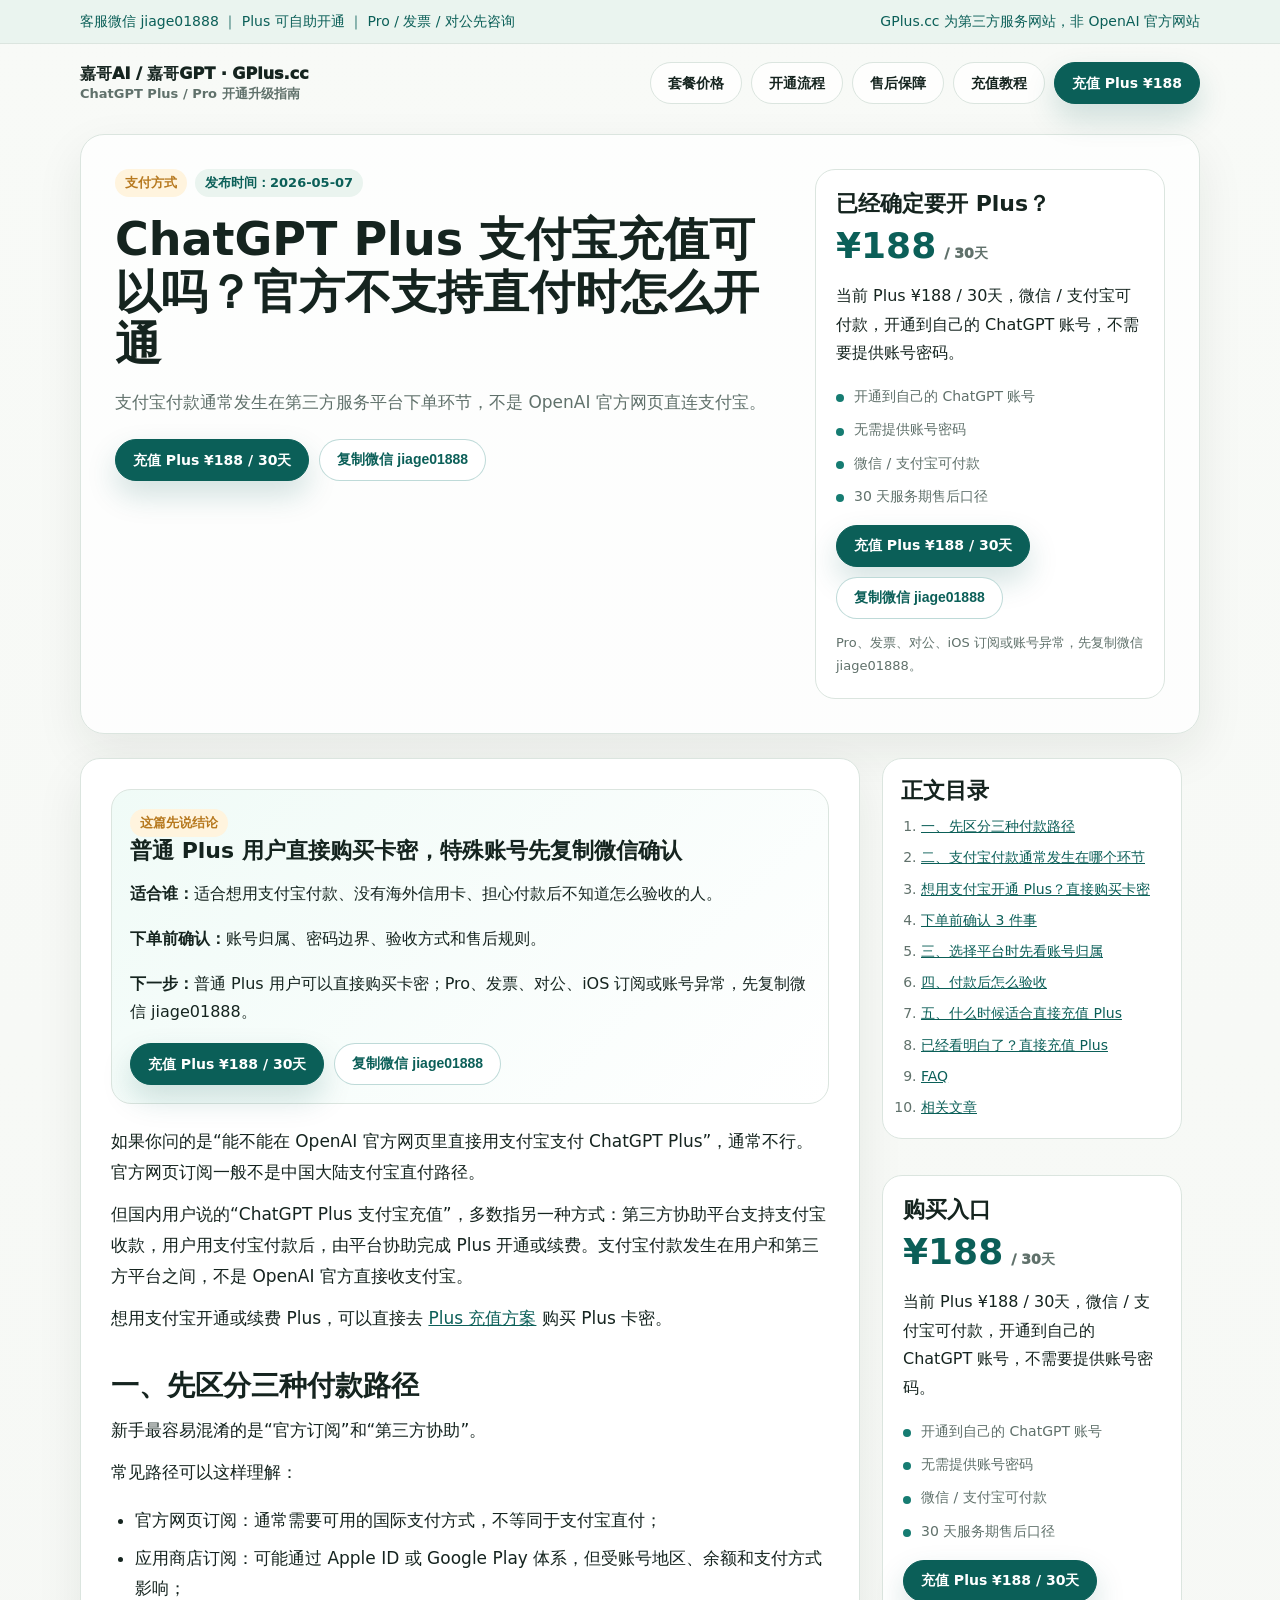
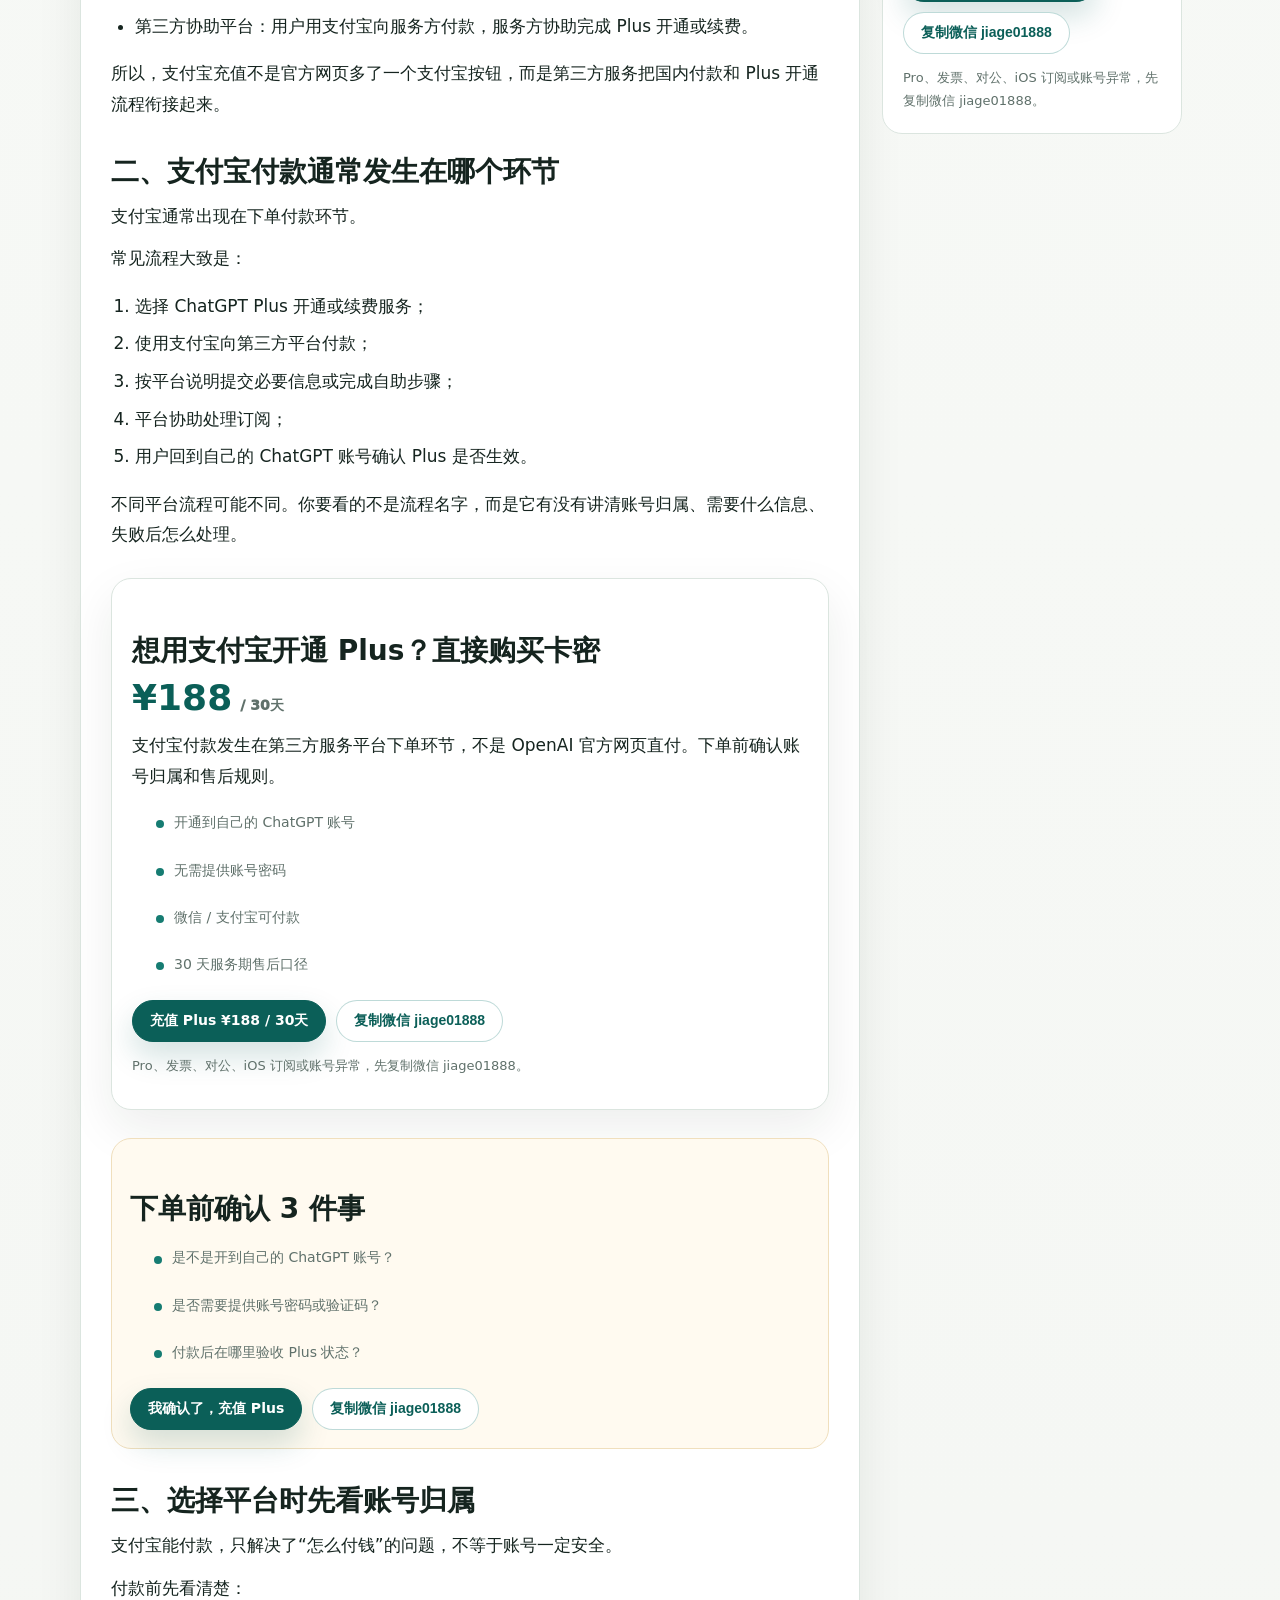
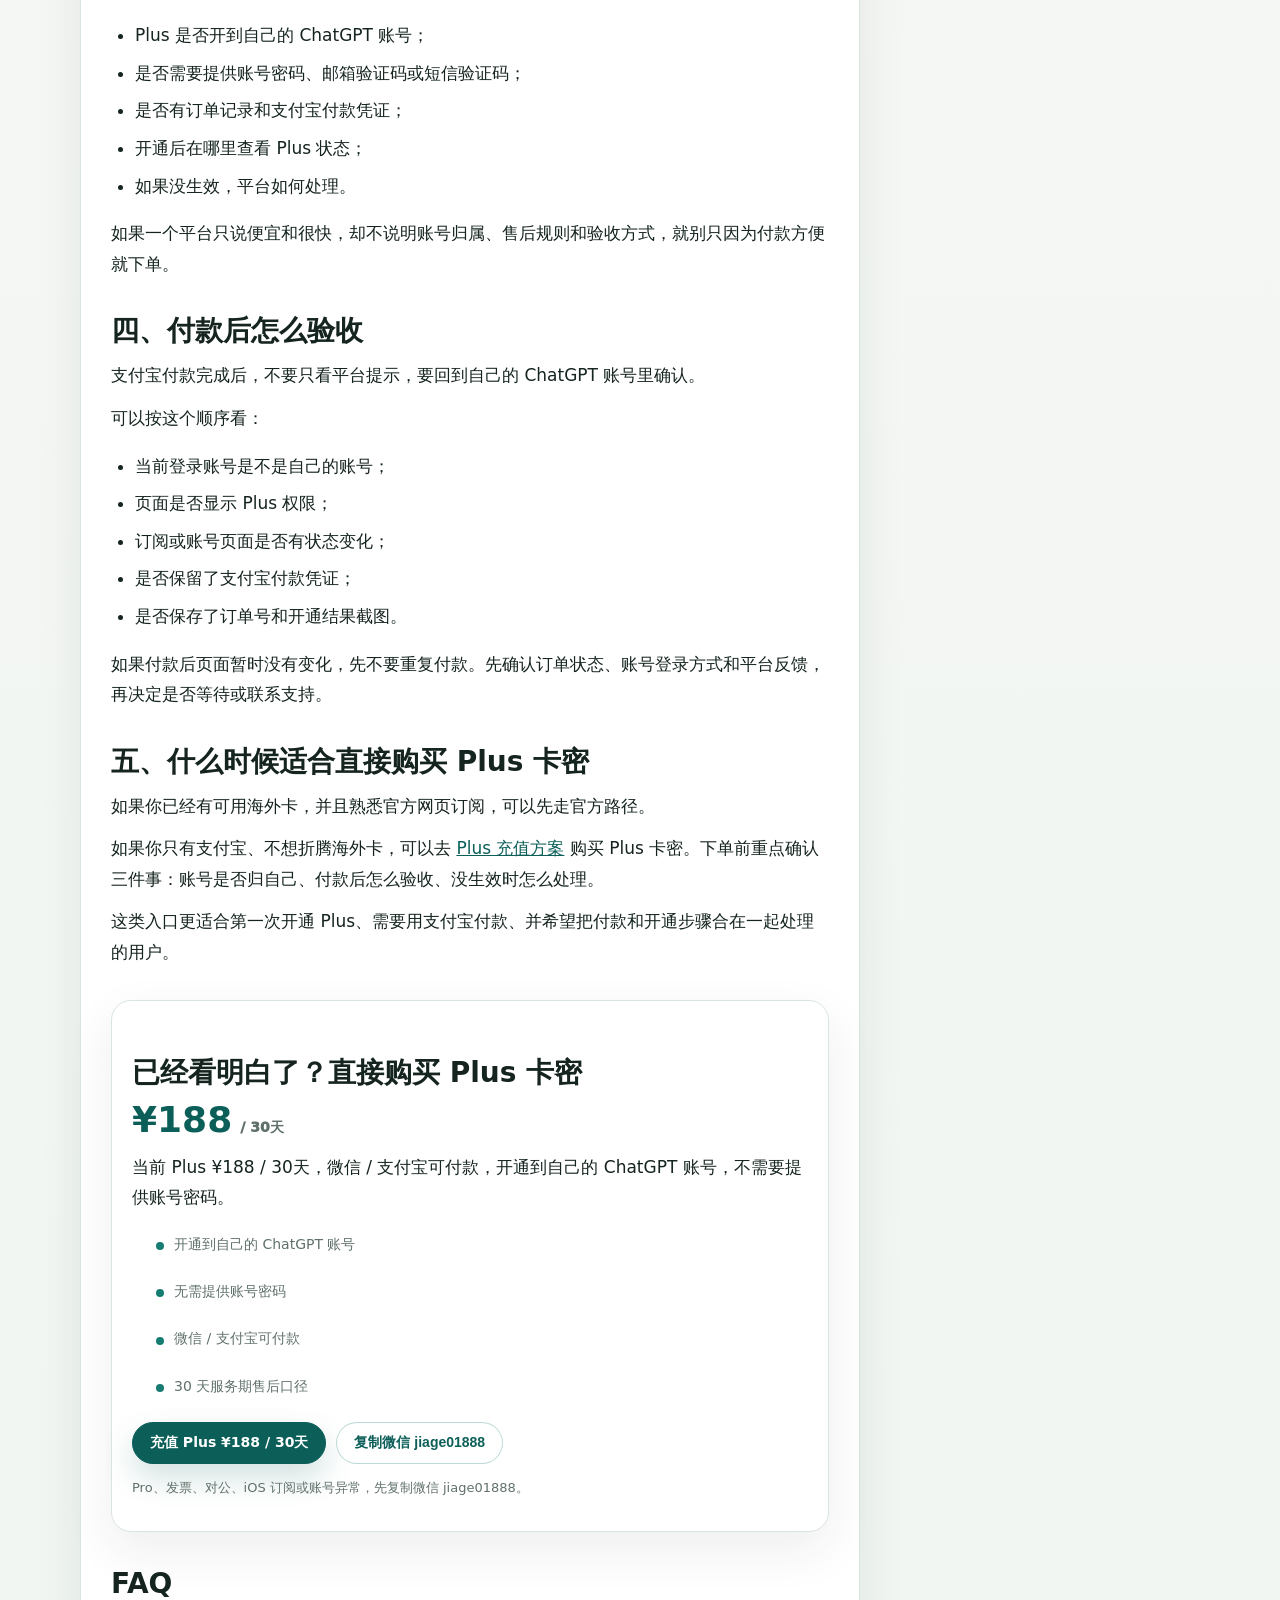
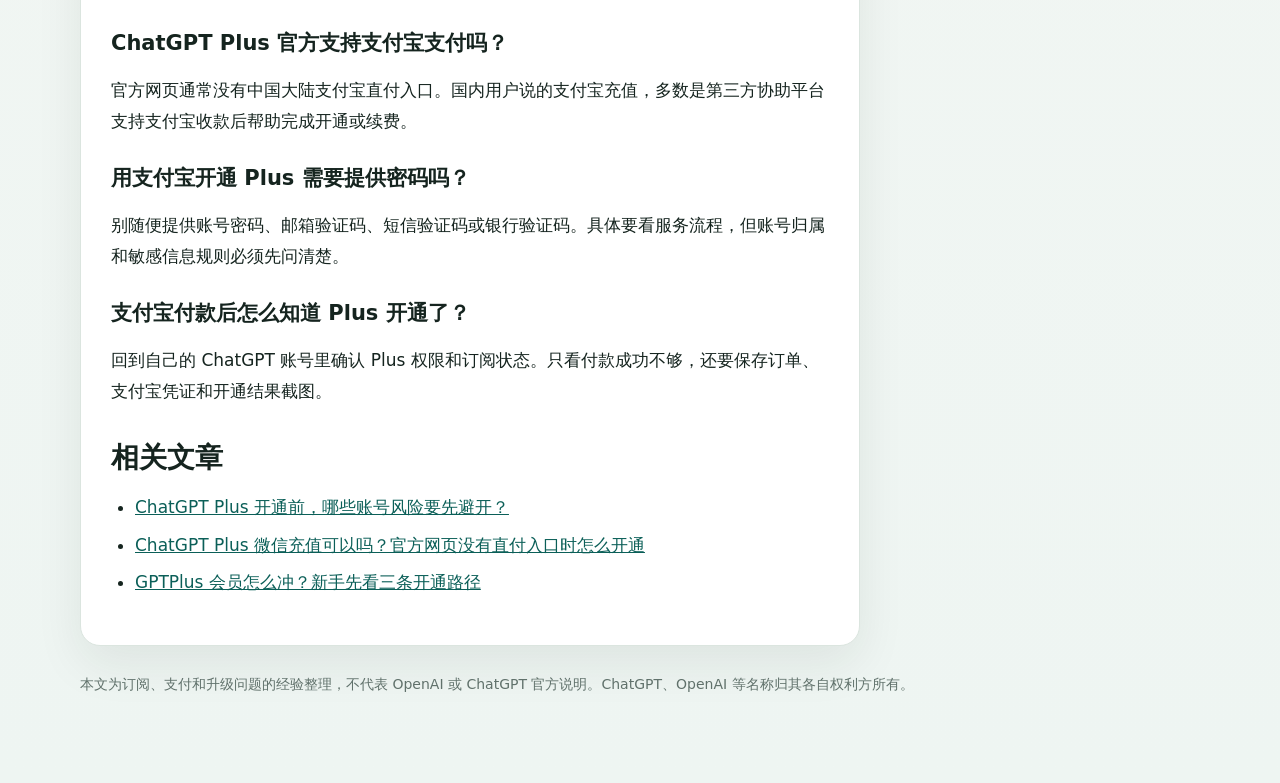
<file: blog/chatgpt-plus-zhifubao-chongzhi.html>
<!DOCTYPE html>
<html lang="zh-CN">
<head>
  <meta charset="UTF-8">
  <meta name="viewport" content="width=device-width, initial-scale=1.0">
  <title>ChatGPT Plus 支付宝充值可以吗？官方不支持直付时怎么开通｜GPlus.cc</title>
  <meta name="description" content="ChatGPT Plus 官方网页通常没有支付宝直付入口。国内用户说的支付宝充值，多数是通过第三方协助平台用支付宝付款，再完成 Plus 开通或续费。讲清适用场景、平台判断和开通后验收方式。">
  <meta name="keywords" content="ChatGPT Plus 支付宝充值,ChatGPT Plus 支付宝支付,ChatGPT Plus 国内付款,GPlus.cc">
  <link rel="canonical" href="https://www.gplus.cc/blog/chatgpt-plus-zhifubao-chongzhi.html">
  <meta property="og:title" content="ChatGPT Plus 支付宝充值可以吗？官方不支持直付时怎么开通">
  <meta property="og:description" content="ChatGPT Plus 官方网页通常没有支付宝直付入口。国内用户说的支付宝充值，多数是通过第三方协助平台用支付宝付款，再完成 Plus 开通或续费。讲清适用场景、平台判断和开通后验收方式。">
  <meta property="og:type" content="article">
  <meta property="og:url" content="https://www.gplus.cc/blog/chatgpt-plus-zhifubao-chongzhi.html">
  <link rel="stylesheet" href="/assets/blog-article.css">
<script type="application/ld+json">
{
  "@context": "https://schema.org",
  "@type": "Article",
  "headline": "ChatGPT Plus 支付宝充值可以吗？官方不支持直付时怎么开通",
  "description": "ChatGPT Plus 官方网页通常没有支付宝直付入口。国内用户说的支付宝充值，多数是通过第三方协助平台用支付宝付款，再完成 Plus 开通或续费。讲清适用场景、平台判断和开通后验收方式。",
  "image": ["https://www.gplus.cc/assets/feedback/feedback-trust.jpg"],
  "datePublished": "2026-05-07",
  "dateModified": "2026-06-07",
  "author": {
    "@type": "Organization",
    "name": "GPlus.cc"
  },
  "publisher": {
    "@type": "Organization",
    "name": "GPlus.cc"
  },
  "mainEntityOfPage": {
    "@type": "WebPage",
    "@id": "https://www.gplus.cc/blog/chatgpt-plus-zhifubao-chongzhi.html"
  }
}
  </script>
<script type="application/ld+json">
{
  "@context": "https://schema.org",
  "@type": "BreadcrumbList",
  "itemListElement": [
    {"@type": "ListItem", "position": 1, "name": "GPlus.cc", "item": "https://www.gplus.cc/"},
    {"@type": "ListItem", "position": 2, "name": "博客", "item": "https://www.gplus.cc/blog/"},
    {"@type": "ListItem", "position": 3, "name": "ChatGPT Plus 支付宝充值", "item": "https://www.gplus.cc/blog/chatgpt-plus-zhifubao-chongzhi.html"}
  ]
}
  </script>
<script type="application/ld+json">
{
  "@context": "https://schema.org",
  "@type": "FAQPage",
  "mainEntity": [
    {
      "@type": "Question",
      "name": "ChatGPT Plus 官方支持支付宝支付吗？",
      "acceptedAnswer": {
        "@type": "Answer",
        "text": "官方网页通常没有中国大陆支付宝直付入口。国内用户说的支付宝充值，多数是第三方协助平台支持支付宝收款后帮助完成开通或续费。"
      }
    },
    {
      "@type": "Question",
      "name": "用支付宝开通 Plus 需要提供密码吗？",
      "acceptedAnswer": {
        "@type": "Answer",
        "text": "别随便提供账号密码、邮箱验证码、短信验证码或银行验证码。具体要看服务流程，但账号归属和敏感信息规则必须先问清楚。"
      }
    },
    {
      "@type": "Question",
      "name": "支付宝付款后怎么知道 Plus 开通了？",
      "acceptedAnswer": {
        "@type": "Answer",
        "text": "回到自己的 ChatGPT 账号里确认 Plus 权限和订阅状态。只看付款成功不够，还要保存订单、支付宝凭证和开通结果截图。"
      }
    }
  ]
}
</script>
<script>
var _hmt = _hmt || [];
(function() {
  var hm = document.createElement("script");
  hm.src = "https://hm.baidu.com/hm.js?7624e9fe7dc435754cb901a6b808a1b1";
  var s = document.getElementsByTagName("script")[0];
  s.parentNode.insertBefore(hm, s);
})();
</script>
<script src="/assets/site-tracking.js" defer></script>
</head>
<body>
  <div class="notice-bar">
    <div class="notice-inner">
      <span>客服微信 jiage01888 ｜ Plus 可自助开通 ｜ Pro / 发票 / 对公先咨询</span>
      <span>GPlus.cc 为第三方服务网站，非 OpenAI 官方网站</span>
    </div>
  </div>

  <header class="site-header">
    <a class="brand" href="/">嘉哥AI / 嘉哥GPT · GPlus.cc<small>ChatGPT Plus / Pro 开通升级指南</small></a>
    <nav class="nav-actions" aria-label="全站导航">
      <a class="nav-link" href="/#plans">套餐价格</a>
      <a class="nav-link" href="/#process">开通流程</a>
      <a class="nav-link" href="/#trust">售后保障</a>
      <a class="nav-link" href="/blog/">充值教程</a>

      <a class="nav-link cta" href="https://fe.dtyuedan.cn/shop/jiage" target="_blank" rel="noopener">充值 Plus ¥188</a>
    </nav>
  </header>

  <main class="article-shell">
    <section class="article-hero">
      <div>
        <div class="article-kicker">
          <span class="tag gold">支付方式</span>
          <span class="tag">发布时间：2026-05-07</span>
        </div>
        <h1>ChatGPT Plus 支付宝充值可以吗？官方不支持直付时怎么开通</h1>
        <p class="article-summary">支付宝付款通常发生在第三方服务平台下单环节，不是 OpenAI 官方网页直连支付宝。</p>
        <div class="hero-actions">
          <a class="btn btn-primary" href="https://fe.dtyuedan.cn/shop/jiage" target="_blank" rel="noopener">充值 Plus ¥188 / 30天</a>
          <button class="btn btn-secondary" type="button" data-copy-wx>复制微信 jiage01888</button>

        </div>
      </div>

    <section class="purchase-card compact">
      <h2>已经确定要开 Plus？</h2>
      <p class="price-line"><strong>¥188</strong><span>/ 30天</span></p>
      <p>当前 Plus ¥188 / 30天，微信 / 支付宝可付款，开通到自己的 ChatGPT 账号，不需要提供账号密码。</p>
      <ul class="check-list">
        <li>开通到自己的 ChatGPT 账号</li>
        <li>无需提供账号密码</li>
        <li>微信 / 支付宝可付款</li>
        <li>30 天服务期售后口径</li>
      </ul>
      <div class="card-actions">
        <a class="btn btn-primary" href="https://fe.dtyuedan.cn/shop/jiage" target="_blank" rel="noopener">充值 Plus ¥188 / 30天</a>
        <button class="btn btn-secondary" type="button" data-copy-wx>复制微信 jiage01888</button>
      </div>
      <p class="card-note">Pro、发票、对公、iOS 订阅或账号异常，先复制微信 jiage01888。</p>
    </section>
    </section>

    <section class="article-grid">
      <article class="article-main">

    <section class="conclusion-card">
      <span class="tag gold">这篇先说结论</span>
      <h2>普通 Plus 用户直接购买卡密，特殊账号先复制微信确认</h2>
      <p><strong>适合谁：</strong>适合想用支付宝付款、没有海外信用卡、担心付款后不知道怎么验收的人。</p>
      <p><strong>下单前确认：</strong>账号归属、密码边界、验收方式和售后规则。</p>
      <p><strong>下一步：</strong>普通 Plus 用户可以直接购买卡密；Pro、发票、对公、iOS 订阅或账号异常，先复制微信 jiage01888。</p>
      <div class="card-actions">
        <a class="btn btn-primary" href="https://fe.dtyuedan.cn/shop/jiage" target="_blank" rel="noopener">充值 Plus ¥188 / 30天</a>
        <button class="btn btn-secondary" type="button" data-copy-wx>复制微信 jiage01888</button>
      </div>
    </section>
        <div class="article-body">
<p>如果你问的是“能不能在 OpenAI 官方网页里直接用支付宝支付 ChatGPT Plus”，通常不行。官方网页订阅一般不是中国大陆支付宝直付路径。</p>

      <p>但国内用户说的“ChatGPT Plus 支付宝充值”，多数指另一种方式：第三方协助平台支持支付宝收款，用户用支付宝付款后，由平台协助完成 Plus 开通或续费。支付宝付款发生在用户和第三方平台之间，不是 OpenAI 官方直接收支付宝。</p>

      <p>想用支付宝开通或续费 Plus，可以直接去 <a href="https://fe.dtyuedan.cn/shop/jiage" target="_blank" rel="noopener">Plus 充值方案</a> 购买 Plus 卡密。</p>

      <h2 id="section-1">一、先区分三种付款路径</h2>

      <p>新手最容易混淆的是“官方订阅”和“第三方协助”。</p>

      <p>常见路径可以这样理解：</p>

      <ul>
        <li>官方网页订阅：通常需要可用的国际支付方式，不等同于支付宝直付；</li>
        <li>应用商店订阅：可能通过 Apple ID 或 Google Play 体系，但受账号地区、余额和支付方式影响；</li>
        <li>第三方协助平台：用户用支付宝向服务方付款，服务方协助完成 Plus 开通或续费。</li>
      </ul>

      <p>所以，支付宝充值不是官方网页多了一个支付宝按钮，而是第三方服务把国内付款和 Plus 开通流程衔接起来。</p>

      <h2 id="section-2">二、支付宝付款通常发生在哪个环节</h2>

      <p>支付宝通常出现在下单付款环节。</p>

      <p>常见流程大致是：</p>

      <ol>
        <li>选择 ChatGPT Plus 开通或续费服务；</li>
        <li>使用支付宝向第三方平台付款；</li>
        <li>按平台说明提交必要信息或完成自助步骤；</li>
        <li>平台协助处理订阅；</li>
        <li>用户回到自己的 ChatGPT 账号确认 Plus 是否生效。</li>
      </ol>

      <p>不同平台流程可能不同。你要看的不是流程名字，而是它有没有讲清账号归属、需要什么信息、失败后怎么处理。</p>

      <div class="inline-purchase">
    <section class="purchase-card">
      <h2 id="section-3">想用支付宝开通 Plus？直接购买卡密</h2>
      <p class="price-line"><strong>¥188</strong><span>/ 30天</span></p>
      <p>支付宝付款发生在第三方服务平台下单环节，不是 OpenAI 官方网页直付。下单前确认账号归属和售后规则。</p>
      <ul class="check-list">
        <li>开通到自己的 ChatGPT 账号</li>
        <li>无需提供账号密码</li>
        <li>微信 / 支付宝可付款</li>
        <li>30 天服务期售后口径</li>
      </ul>
      <div class="card-actions">
        <a class="btn btn-primary" href="https://fe.dtyuedan.cn/shop/jiage" target="_blank" rel="noopener">充值 Plus ¥188 / 30天</a>
        <button class="btn btn-secondary" type="button" data-copy-wx>复制微信 jiage01888</button>
      </div>
      <p class="card-note">Pro、发票、对公、iOS 订阅或账号异常，先复制微信 jiage01888。</p>
    </section></div>
    <section class="risk-card">
      <h2 id="section-4">下单前确认 3 件事</h2>
      <ul class="risk-list">
        <li>是不是开到自己的 ChatGPT 账号？</li>
        <li>是否需要提供账号密码或验证码？</li>
        <li>付款后在哪里验收 Plus 状态？</li>
      </ul>
      <div class="card-actions">
        <a class="btn btn-primary" href="https://fe.dtyuedan.cn/shop/jiage" target="_blank" rel="noopener">我确认了，充值 Plus</a>
        <button class="btn btn-secondary" type="button" data-copy-wx>复制微信 jiage01888</button>
      </div>
    </section><h2 id="section-5">三、选择平台时先看账号归属</h2>

      <p>支付宝能付款，只解决了“怎么付钱”的问题，不等于账号一定安全。</p>

      <p>付款前先看清楚：</p>

      <ul>
        <li>Plus 是否开到自己的 ChatGPT 账号；</li>
        <li>是否需要提供账号密码、邮箱验证码或短信验证码；</li>
        <li>是否有订单记录和支付宝付款凭证；</li>
        <li>开通后在哪里查看 Plus 状态；</li>
        <li>如果没生效，平台如何处理。</li>
      </ul>

      <p>如果一个平台只说便宜和很快，却不说明账号归属、售后规则和验收方式，就别只因为付款方便就下单。</p>

      <h2 id="section-6">四、付款后怎么验收</h2>

      <p>支付宝付款完成后，不要只看平台提示，要回到自己的 ChatGPT 账号里确认。</p>

      <p>可以按这个顺序看：</p>

      <ul>
        <li>当前登录账号是不是自己的账号；</li>
        <li>页面是否显示 Plus 权限；</li>
        <li>订阅或账号页面是否有状态变化；</li>
        <li>是否保留了支付宝付款凭证；</li>
        <li>是否保存了订单号和开通结果截图。</li>
      </ul>

      <p>如果付款后页面暂时没有变化，先不要重复付款。先确认订单状态、账号登录方式和平台反馈，再决定是否等待或联系支持。</p>

      <h2 id="section-7">五、什么时候适合直接购买 Plus 卡密</h2>

      <p>如果你已经有可用海外卡，并且熟悉官方网页订阅，可以先走官方路径。</p>

      <p>如果你只有支付宝、不想折腾海外卡，可以去 <a href="https://fe.dtyuedan.cn/shop/jiage" target="_blank" rel="noopener">Plus 充值方案</a> 购买 Plus 卡密。下单前重点确认三件事：账号是否归自己、付款后怎么验收、没生效时怎么处理。</p>

      <p>这类入口更适合第一次开通 Plus、需要用支付宝付款、并希望把付款和开通步骤合在一起处理的用户。</p>

      <div class="bottom-purchase">
    <section class="purchase-card">
      <h2 id="section-8">已经看明白了？直接购买 Plus 卡密</h2>
      <p class="price-line"><strong>¥188</strong><span>/ 30天</span></p>
      <p>当前 Plus ¥188 / 30天，微信 / 支付宝可付款，开通到自己的 ChatGPT 账号，不需要提供账号密码。</p>
      <ul class="check-list">
        <li>开通到自己的 ChatGPT 账号</li>
        <li>无需提供账号密码</li>
        <li>微信 / 支付宝可付款</li>
        <li>30 天服务期售后口径</li>
      </ul>
      <div class="card-actions">
        <a class="btn btn-primary" href="https://fe.dtyuedan.cn/shop/jiage" target="_blank" rel="noopener">充值 Plus ¥188 / 30天</a>
        <button class="btn btn-secondary" type="button" data-copy-wx>复制微信 jiage01888</button>
      </div>
      <p class="card-note">Pro、发票、对公、iOS 订阅或账号异常，先复制微信 jiage01888。</p>
    </section></div><h2 id="section-9">FAQ</h2>

      <h3>ChatGPT Plus 官方支持支付宝支付吗？</h3>

      <p>官方网页通常没有中国大陆支付宝直付入口。国内用户说的支付宝充值，多数是第三方协助平台支持支付宝收款后帮助完成开通或续费。</p>

      <h3>用支付宝开通 Plus 需要提供密码吗？</h3>

      <p>别随便提供账号密码、邮箱验证码、短信验证码或银行验证码。具体要看服务流程，但账号归属和敏感信息规则必须先问清楚。</p>

      <h3>支付宝付款后怎么知道 Plus 开通了？</h3>

      <p>回到自己的 ChatGPT 账号里确认 Plus 权限和订阅状态。只看付款成功不够，还要保存订单、支付宝凭证和开通结果截图。</p>

      <h2 id="section-10">相关文章</h2>

      <ul>
        <li><a href="https://www.gplus.cc/blog/security-risk-guide.html">ChatGPT Plus 开通前，哪些账号风险要先避开？</a></li>
        <li><a href="https://www.gplus.cc/blog/chatgpt-plus-weixin-chongzhi.html">ChatGPT Plus 微信充值可以吗？官方网页没有直付入口时怎么开通</a></li>
        <li><a href="https://www.gplus.cc/blog/gptplus-huiyuan-zenme-chong.html">GPTPlus 会员怎么冲？新手先看三条开通路径</a></li>
      </ul>
        </div>
      </article>
      <aside class="article-sidebar">

    <nav class="article-toc" aria-label="正文目录">
      <h2>正文目录</h2>
      <ol><li><a href="#section-1">一、先区分三种付款路径</a></li><li><a href="#section-2">二、支付宝付款通常发生在哪个环节</a></li><li><a href="#section-3">想用支付宝开通 Plus？直接购买卡密</a></li><li><a href="#section-4">下单前确认 3 件事</a></li><li><a href="#section-5">三、选择平台时先看账号归属</a></li><li><a href="#section-6">四、付款后怎么验收</a></li><li><a href="#section-7">五、什么时候适合直接充值 Plus</a></li><li><a href="#section-8">已经看明白了？直接充值 Plus</a></li><li><a href="#section-9">FAQ</a></li><li><a href="#section-10">相关文章</a></li></ol>
    </nav>

    <section class="purchase-card compact">
      <h2>购买入口</h2>
      <p class="price-line"><strong>¥188</strong><span>/ 30天</span></p>
      <p>当前 Plus ¥188 / 30天，微信 / 支付宝可付款，开通到自己的 ChatGPT 账号，不需要提供账号密码。</p>
      <ul class="check-list">
        <li>开通到自己的 ChatGPT 账号</li>
        <li>无需提供账号密码</li>
        <li>微信 / 支付宝可付款</li>
        <li>30 天服务期售后口径</li>
      </ul>
      <div class="card-actions">
        <a class="btn btn-primary" href="https://fe.dtyuedan.cn/shop/jiage" target="_blank" rel="noopener">充值 Plus ¥188 / 30天</a>
        <button class="btn btn-secondary" type="button" data-copy-wx>复制微信 jiage01888</button>
      </div>
      <p class="card-note">Pro、发票、对公、iOS 订阅或账号异常，先复制微信 jiage01888。</p>
    </section>
      </aside>
    </section>
    <p class="footer-note">本文为订阅、支付和升级问题的经验整理，不代表 OpenAI 或 ChatGPT 官方说明。ChatGPT、OpenAI 等名称归其各自权利方所有。</p>
  </main>

  <div class="mobile-cta" aria-label="移动端快速购买入口">
    <div>
      <strong>Plus ¥188 / 30天</strong>
      <span>自己账号｜无需密码</span>
    </div>
    <div class="mobile-cta-actions">
      <a class="btn btn-primary" href="https://fe.dtyuedan.cn/shop/jiage" target="_blank" rel="noopener">充值 Plus</a>
      <button class="btn btn-secondary" type="button" data-copy-wx>微信</button>
    </div>
  </div>
  <div class="toast" id="toast" role="status" aria-live="polite"></div>
  <script src="/assets/blog-article.js"></script>
</body>
</html>
</file>
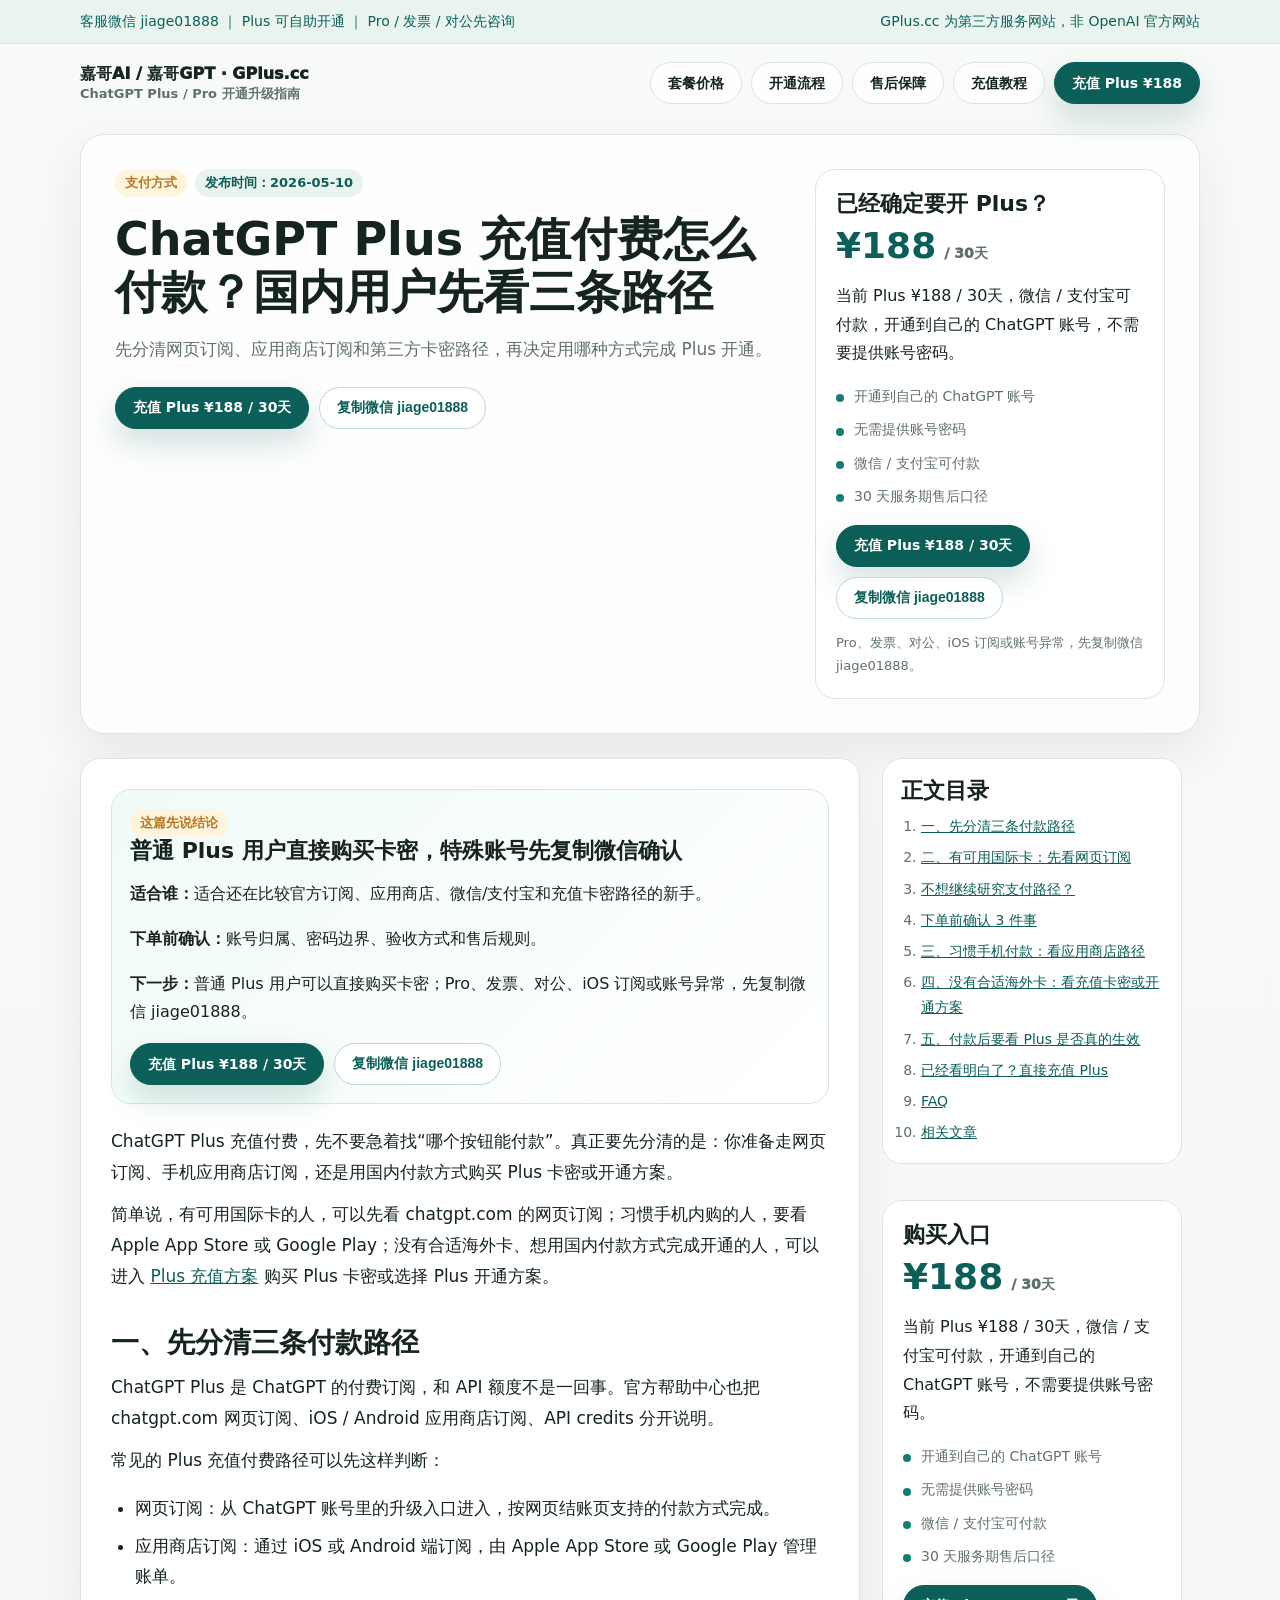
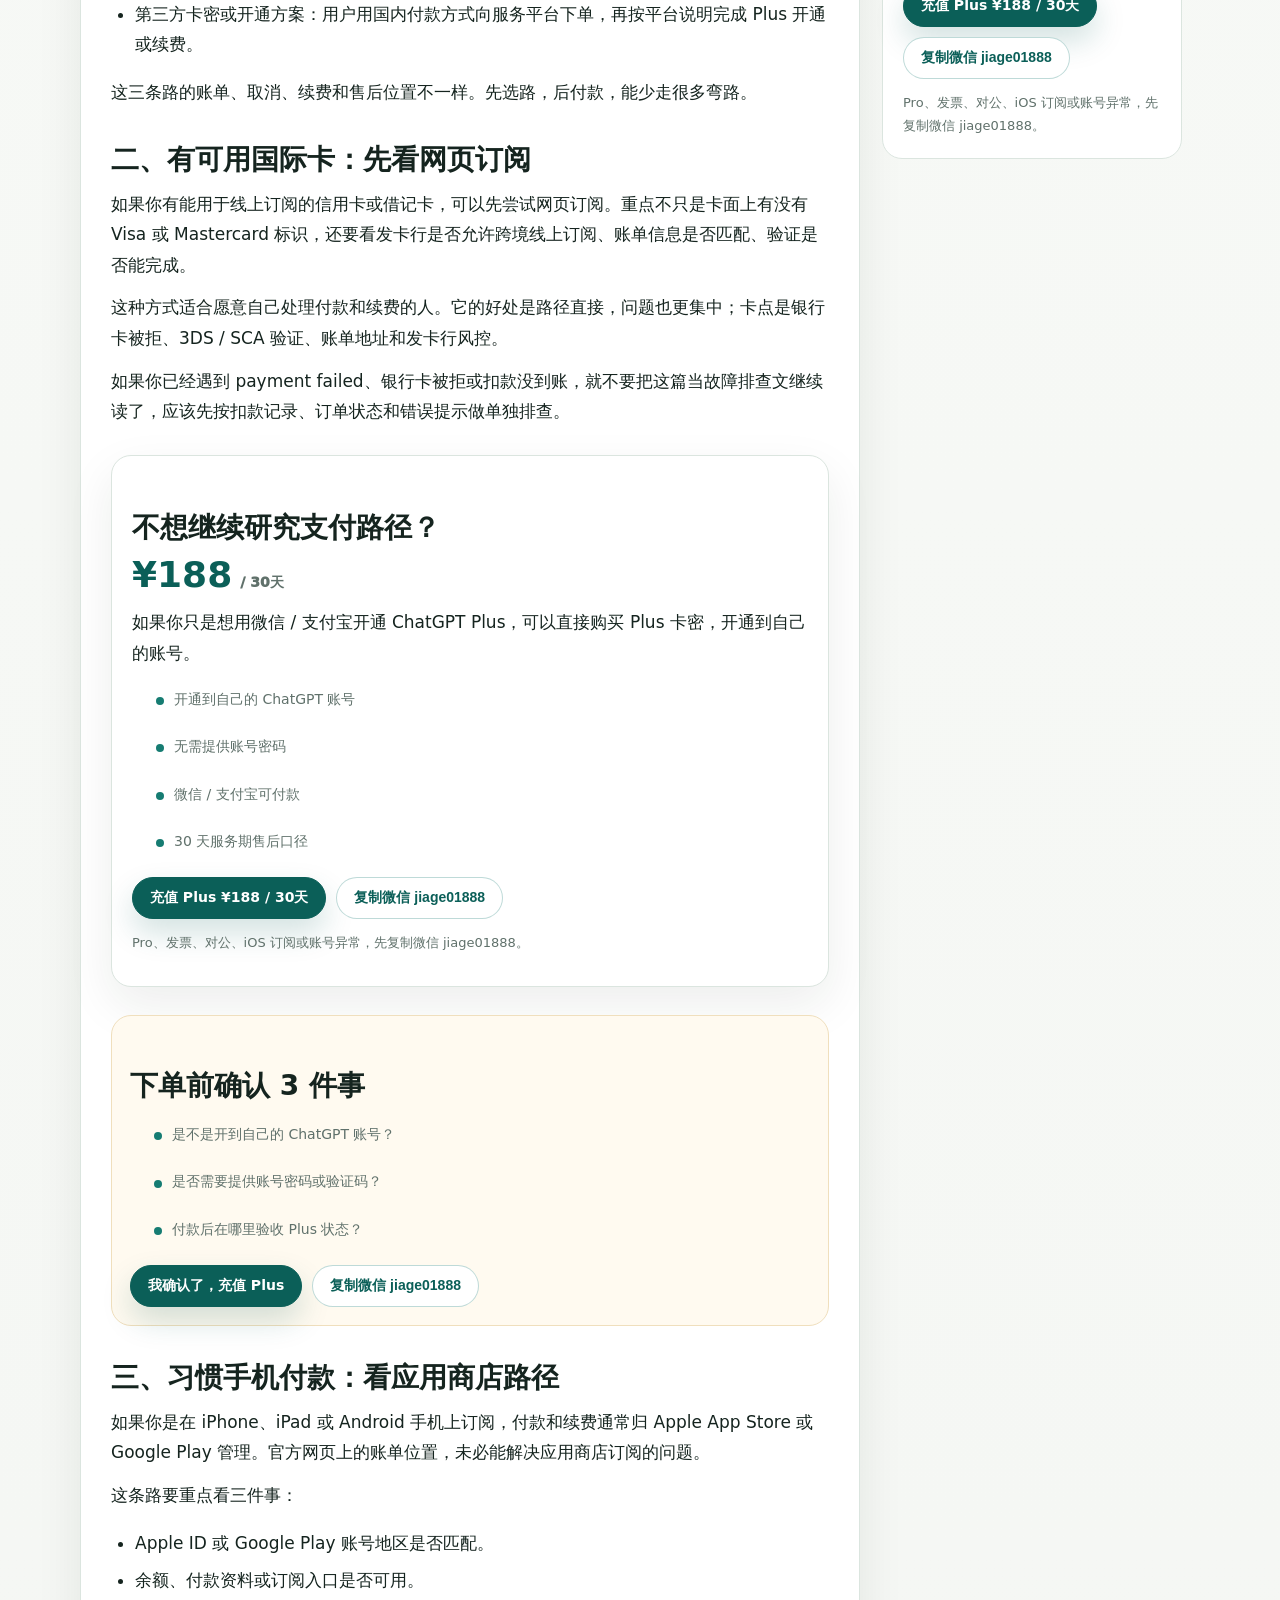
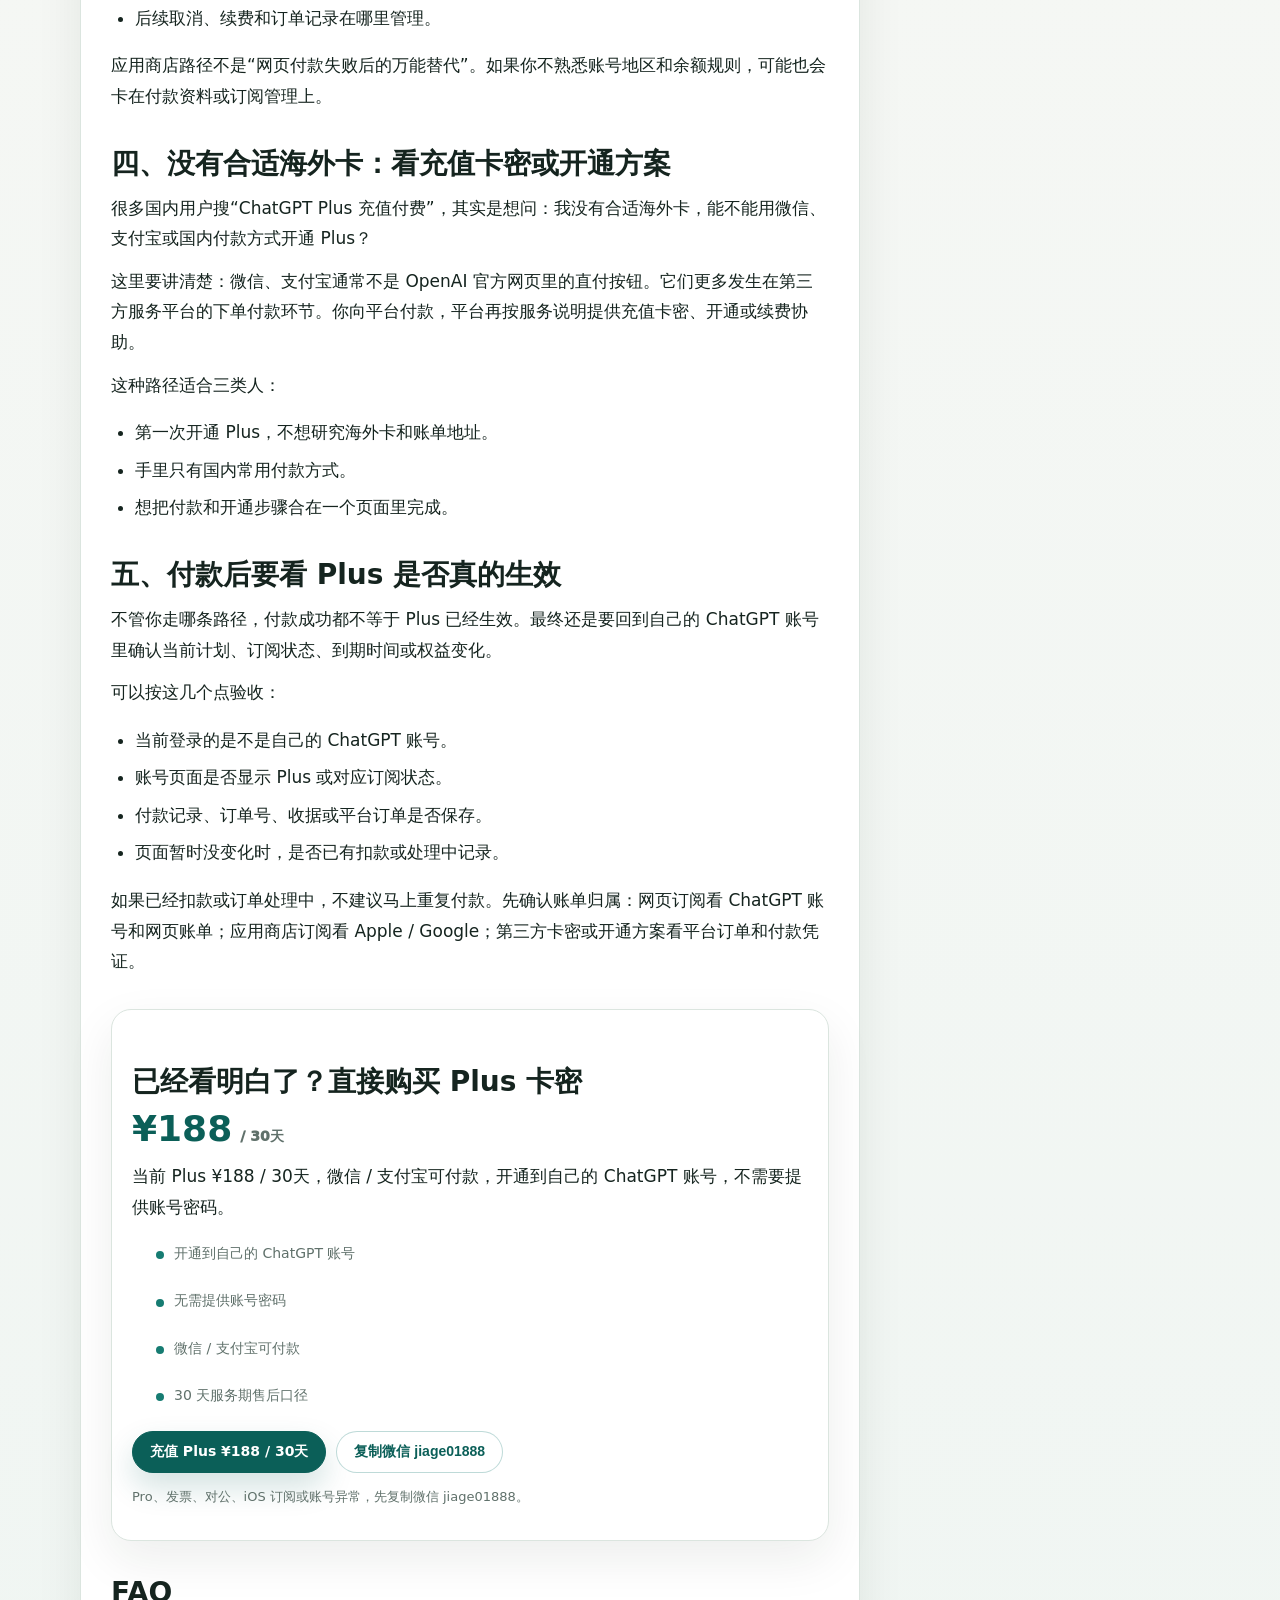
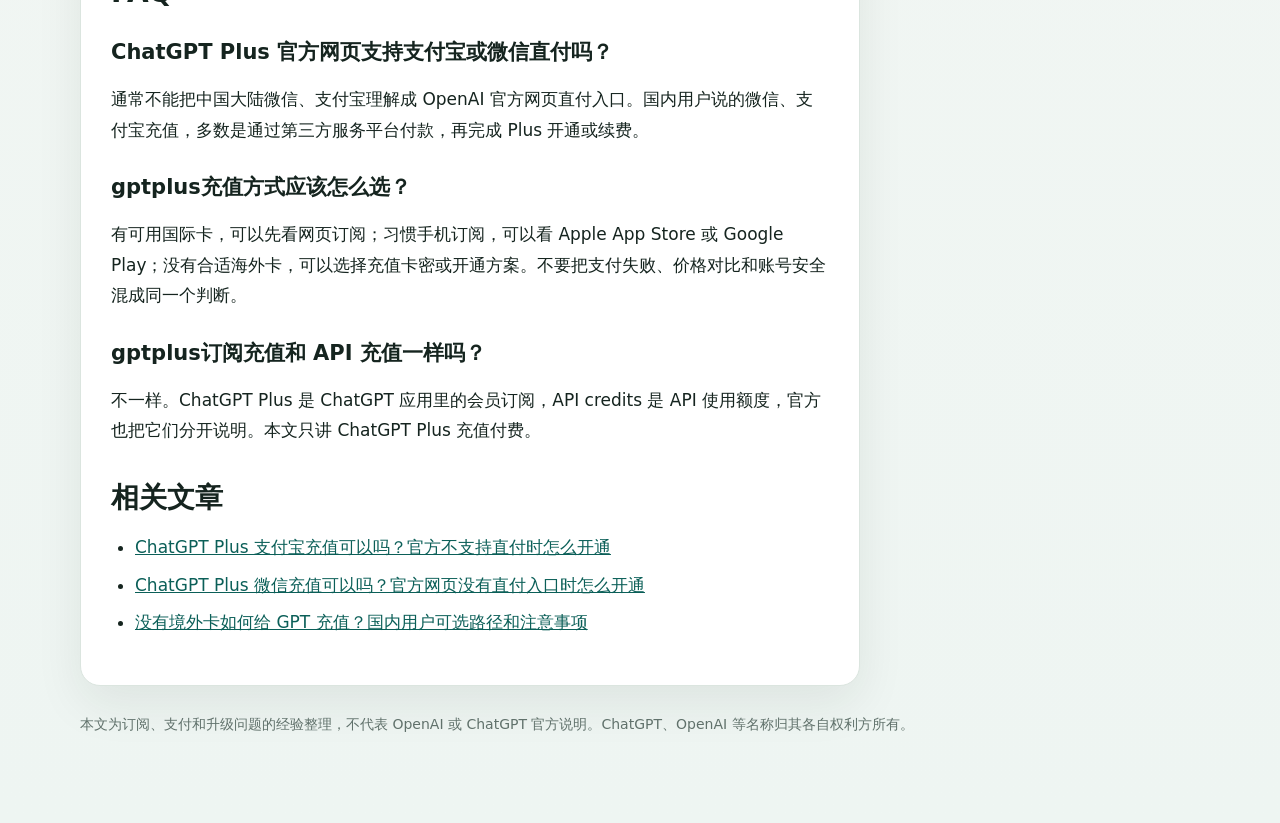
<file: blog/chatgptplus-chongzhi-fufei.html>
<!DOCTYPE html>
<html lang="zh-CN">
<head>
  <meta charset="UTF-8">
  <meta name="viewport" content="width=device-width, initial-scale=1.0">
  <title>ChatGPT Plus 充值付费怎么付款？国内用户先看三条路径｜GPlus.cc</title>
  <meta name="description" content="ChatGPT Plus 充值付费前，先分清网页订阅、应用商店订阅和第三方充值卡密三条路径。本文讲清国内用户怎么选、微信支付宝发生在哪个环节，以及付款后如何确认 Plus 生效。">
  <meta name="keywords" content="ChatGPT Plus 充值付费,GPT Plus 怎么付款,gptplus充值方式,gptplus订阅充值,GPlus.cc">
  <link rel="canonical" href="https://www.gplus.cc/blog/chatgptplus-chongzhi-fufei.html">
  <meta property="og:title" content="ChatGPT Plus 充值付费怎么付款？国内用户先看三条路径">
  <meta property="og:description" content="ChatGPT Plus 充值付费前，先分清网页订阅、应用商店订阅和第三方充值卡密三条路径。本文讲清国内用户怎么选、微信支付宝发生在哪个环节，以及付款后如何确认 Plus 生效。">
  <meta property="og:type" content="article">
  <meta property="og:url" content="https://www.gplus.cc/blog/chatgptplus-chongzhi-fufei.html">
  <link rel="stylesheet" href="/assets/blog-article.css">
<script type="application/ld+json">
{
  "@context": "https://schema.org",
  "@type": "Article",
  "headline": "ChatGPT Plus 充值付费怎么付款？国内用户先看三条路径",
  "description": "ChatGPT Plus 充值付费前，先分清网页订阅、应用商店订阅和第三方充值卡密三条路径。本文讲清国内用户怎么选、微信支付宝发生在哪个环节，以及付款后如何确认 Plus 生效。",
  "image": ["https://www.gplus.cc/assets/feedback/feedback-trust.jpg"],
  "datePublished": "2026-05-10",
  "dateModified": "2026-06-07",
  "author": {
    "@type": "Organization",
    "name": "GPlus.cc"
  },
  "publisher": {
    "@type": "Organization",
    "name": "GPlus.cc"
  },
  "mainEntityOfPage": {
    "@type": "WebPage",
    "@id": "https://www.gplus.cc/blog/chatgptplus-chongzhi-fufei.html"
  }
}
  </script>
<script type="application/ld+json">
{
  "@context": "https://schema.org",
  "@type": "FAQPage",
  "mainEntity": [
    {
      "@type": "Question",
      "name": "ChatGPT Plus 官方网页支持支付宝或微信直付吗？",
      "acceptedAnswer": {
        "@type": "Answer",
        "text": "通常不能把中国大陆微信、支付宝理解成 OpenAI 官方网页直付入口。国内用户说的微信、支付宝充值，多数是通过第三方服务平台付款，再完成 Plus 开通或续费。"
      }
    },
    {
      "@type": "Question",
      "name": "gptplus充值方式应该怎么选？",
      "acceptedAnswer": {
        "@type": "Answer",
        "text": "有可用国际卡，可以先看网页订阅；习惯手机订阅，可以看 Apple App Store 或 Google Play；没有合适海外卡，可以选择充值卡密或开通方案。不要把支付失败、价格对比和账号安全混成同一个判断。"
      }
    },
    {
      "@type": "Question",
      "name": "gptplus订阅充值和 API 充值一样吗？",
      "acceptedAnswer": {
        "@type": "Answer",
        "text": "不一样。ChatGPT Plus 是 ChatGPT 应用里的会员订阅，API credits 是 API 使用额度，官方也把它们分开说明。本文只讲 ChatGPT Plus 充值付费。"
      }
    }
  ]
}
  </script>
<script type="application/ld+json">
{"@context":"https://schema.org","@type":"BreadcrumbList","itemListElement":[{"@type":"ListItem","position":1,"name":"GPlus.cc","item":"https://www.gplus.cc/"},{"@type":"ListItem","position":2,"name":"博客","item":"https://www.gplus.cc/blog/"},{"@type":"ListItem","position":3,"name":"ChatGPT Plus 充值付费","item":"https://www.gplus.cc/blog/chatgptplus-chongzhi-fufei.html"}]}
</script>
<script>
var _hmt = _hmt || [];
(function() {
  var hm = document.createElement("script");
  hm.src = "https://hm.baidu.com/hm.js?7624e9fe7dc435754cb901a6b808a1b1";
  var s = document.getElementsByTagName("script")[0];
  s.parentNode.insertBefore(hm, s);
})();
</script>
<script src="/assets/site-tracking.js" defer></script>
</head>
<body>
  <div class="notice-bar">
    <div class="notice-inner">
      <span>客服微信 jiage01888 ｜ Plus 可自助开通 ｜ Pro / 发票 / 对公先咨询</span>
      <span>GPlus.cc 为第三方服务网站，非 OpenAI 官方网站</span>
    </div>
  </div>

  <header class="site-header">
    <a class="brand" href="/">嘉哥AI / 嘉哥GPT · GPlus.cc<small>ChatGPT Plus / Pro 开通升级指南</small></a>
    <nav class="nav-actions" aria-label="全站导航">
      <a class="nav-link" href="/#plans">套餐价格</a>
      <a class="nav-link" href="/#process">开通流程</a>
      <a class="nav-link" href="/#trust">售后保障</a>
      <a class="nav-link" href="/blog/">充值教程</a>

      <a class="nav-link cta" href="https://fe.dtyuedan.cn/shop/jiage" target="_blank" rel="noopener">充值 Plus ¥188</a>
    </nav>
  </header>

  <main class="article-shell">
    <section class="article-hero">
      <div>
        <div class="article-kicker">
          <span class="tag gold">支付方式</span>
          <span class="tag">发布时间：2026-05-10</span>
        </div>
        <h1>ChatGPT Plus 充值付费怎么付款？国内用户先看三条路径</h1>
        <p class="article-summary">先分清网页订阅、应用商店订阅和第三方卡密路径，再决定用哪种方式完成 Plus 开通。</p>
        <div class="hero-actions">
          <a class="btn btn-primary" href="https://fe.dtyuedan.cn/shop/jiage" target="_blank" rel="noopener">充值 Plus ¥188 / 30天</a>
          <button class="btn btn-secondary" type="button" data-copy-wx>复制微信 jiage01888</button>

        </div>
      </div>

    <section class="purchase-card compact">
      <h2>已经确定要开 Plus？</h2>
      <p class="price-line"><strong>¥188</strong><span>/ 30天</span></p>
      <p>当前 Plus ¥188 / 30天，微信 / 支付宝可付款，开通到自己的 ChatGPT 账号，不需要提供账号密码。</p>
      <ul class="check-list">
        <li>开通到自己的 ChatGPT 账号</li>
        <li>无需提供账号密码</li>
        <li>微信 / 支付宝可付款</li>
        <li>30 天服务期售后口径</li>
      </ul>
      <div class="card-actions">
        <a class="btn btn-primary" href="https://fe.dtyuedan.cn/shop/jiage" target="_blank" rel="noopener">充值 Plus ¥188 / 30天</a>
        <button class="btn btn-secondary" type="button" data-copy-wx>复制微信 jiage01888</button>
      </div>
      <p class="card-note">Pro、发票、对公、iOS 订阅或账号异常，先复制微信 jiage01888。</p>
    </section>
    </section>

    <section class="article-grid">
      <article class="article-main">

    <section class="conclusion-card">
      <span class="tag gold">这篇先说结论</span>
      <h2>普通 Plus 用户直接购买卡密，特殊账号先复制微信确认</h2>
      <p><strong>适合谁：</strong>适合还在比较官方订阅、应用商店、微信/支付宝和充值卡密路径的新手。</p>
      <p><strong>下单前确认：</strong>账号归属、密码边界、验收方式和售后规则。</p>
      <p><strong>下一步：</strong>普通 Plus 用户可以直接购买卡密；Pro、发票、对公、iOS 订阅或账号异常，先复制微信 jiage01888。</p>
      <div class="card-actions">
        <a class="btn btn-primary" href="https://fe.dtyuedan.cn/shop/jiage" target="_blank" rel="noopener">充值 Plus ¥188 / 30天</a>
        <button class="btn btn-secondary" type="button" data-copy-wx>复制微信 jiage01888</button>
      </div>
    </section>
        <div class="article-body">
<p>ChatGPT Plus 充值付费，先不要急着找“哪个按钮能付款”。真正要先分清的是：你准备走网页订阅、手机应用商店订阅，还是用国内付款方式购买 Plus 卡密或开通方案。</p>
    <p>简单说，有可用国际卡的人，可以先看 chatgpt.com 的网页订阅；习惯手机内购的人，要看 Apple App Store 或 Google Play；没有合适海外卡、想用国内付款方式完成开通的人，可以进入 <a href="https://fe.dtyuedan.cn/shop/jiage" target="_blank" rel="noopener">Plus 充值方案</a> 购买 Plus 卡密或选择 Plus 开通方案。</p>

    <h2 id="section-1">一、先分清三条付款路径</h2>
    <p>ChatGPT Plus 是 ChatGPT 的付费订阅，和 API 额度不是一回事。官方帮助中心也把 chatgpt.com 网页订阅、iOS / Android 应用商店订阅、API credits 分开说明。</p>
    <p>常见的 Plus 充值付费路径可以先这样判断：</p>
    <ul>
      <li>网页订阅：从 ChatGPT 账号里的升级入口进入，按网页结账页支持的付款方式完成。</li>
      <li>应用商店订阅：通过 iOS 或 Android 端订阅，由 Apple App Store 或 Google Play 管理账单。</li>
      <li>第三方卡密或开通方案：用户用国内付款方式向服务平台下单，再按平台说明完成 Plus 开通或续费。</li>
    </ul>
    <p>这三条路的账单、取消、续费和售后位置不一样。先选路，后付款，能少走很多弯路。</p>

    <h2 id="section-2">二、有可用国际卡：先看网页订阅</h2>
    <p>如果你有能用于线上订阅的信用卡或借记卡，可以先尝试网页订阅。重点不只是卡面上有没有 Visa 或 Mastercard 标识，还要看发卡行是否允许跨境线上订阅、账单信息是否匹配、验证是否能完成。</p>
    <p>这种方式适合愿意自己处理付款和续费的人。它的好处是路径直接，问题也更集中；卡点是银行卡被拒、3DS / SCA 验证、账单地址和发卡行风控。</p>
    <p>如果你已经遇到 payment failed、银行卡被拒或扣款没到账，就不要把这篇当故障排查文继续读了，应该先按扣款记录、订单状态和错误提示做单独排查。</p>

    <div class="inline-purchase">
    <section class="purchase-card">
      <h2 id="section-3">不想继续研究支付路径？</h2>
      <p class="price-line"><strong>¥188</strong><span>/ 30天</span></p>
      <p>如果你只是想用微信 / 支付宝开通 ChatGPT Plus，可以直接购买 Plus 卡密，开通到自己的账号。</p>
      <ul class="check-list">
        <li>开通到自己的 ChatGPT 账号</li>
        <li>无需提供账号密码</li>
        <li>微信 / 支付宝可付款</li>
        <li>30 天服务期售后口径</li>
      </ul>
      <div class="card-actions">
        <a class="btn btn-primary" href="https://fe.dtyuedan.cn/shop/jiage" target="_blank" rel="noopener">充值 Plus ¥188 / 30天</a>
        <button class="btn btn-secondary" type="button" data-copy-wx>复制微信 jiage01888</button>
      </div>
      <p class="card-note">Pro、发票、对公、iOS 订阅或账号异常，先复制微信 jiage01888。</p>
    </section></div>
    <section class="risk-card">
      <h2 id="section-4">下单前确认 3 件事</h2>
      <ul class="risk-list">
        <li>是不是开到自己的 ChatGPT 账号？</li>
        <li>是否需要提供账号密码或验证码？</li>
        <li>付款后在哪里验收 Plus 状态？</li>
      </ul>
      <div class="card-actions">
        <a class="btn btn-primary" href="https://fe.dtyuedan.cn/shop/jiage" target="_blank" rel="noopener">我确认了，充值 Plus</a>
        <button class="btn btn-secondary" type="button" data-copy-wx>复制微信 jiage01888</button>
      </div>
    </section><h2 id="section-5">三、习惯手机付款：看应用商店路径</h2>
    <p>如果你是在 iPhone、iPad 或 Android 手机上订阅，付款和续费通常归 Apple App Store 或 Google Play 管理。官方网页上的账单位置，未必能解决应用商店订阅的问题。</p>
    <p>这条路要重点看三件事：</p>
    <ul>
      <li>Apple ID 或 Google Play 账号地区是否匹配。</li>
      <li>余额、付款资料或订阅入口是否可用。</li>
      <li>后续取消、续费和订单记录在哪里管理。</li>
    </ul>
    <p>应用商店路径不是“网页付款失败后的万能替代”。如果你不熟悉账号地区和余额规则，可能也会卡在付款资料或订阅管理上。</p>

    <h2 id="section-6">四、没有合适海外卡：看充值卡密或开通方案</h2>
    <p>很多国内用户搜“ChatGPT Plus 充值付费”，其实是想问：我没有合适海外卡，能不能用微信、支付宝或国内付款方式开通 Plus？</p>
    <p>这里要讲清楚：微信、支付宝通常不是 OpenAI 官方网页里的直付按钮。它们更多发生在第三方服务平台的下单付款环节。你向平台付款，平台再按服务说明提供充值卡密、开通或续费协助。</p>
    <p>这种路径适合三类人：</p>
    <ul>
      <li>第一次开通 Plus，不想研究海外卡和账单地址。</li>
      <li>手里只有国内常用付款方式。</li>
      <li>想把付款和开通步骤合在一个页面里完成。</li>
    </ul>

    <h2 id="section-7">五、付款后要看 Plus 是否真的生效</h2>
    <p>不管你走哪条路径，付款成功都不等于 Plus 已经生效。最终还是要回到自己的 ChatGPT 账号里确认当前计划、订阅状态、到期时间或权益变化。</p>
    <p>可以按这几个点验收：</p>
    <ul>
      <li>当前登录的是不是自己的 ChatGPT 账号。</li>
      <li>账号页面是否显示 Plus 或对应订阅状态。</li>
      <li>付款记录、订单号、收据或平台订单是否保存。</li>
      <li>页面暂时没变化时，是否已有扣款或处理中记录。</li>
    </ul>
    <p>如果已经扣款或订单处理中，不建议马上重复付款。先确认账单归属：网页订阅看 ChatGPT 账号和网页账单；应用商店订阅看 Apple / Google；第三方卡密或开通方案看平台订单和付款凭证。</p>

    <div class="bottom-purchase">
    <section class="purchase-card">
      <h2 id="section-8">已经看明白了？直接购买 Plus 卡密</h2>
      <p class="price-line"><strong>¥188</strong><span>/ 30天</span></p>
      <p>当前 Plus ¥188 / 30天，微信 / 支付宝可付款，开通到自己的 ChatGPT 账号，不需要提供账号密码。</p>
      <ul class="check-list">
        <li>开通到自己的 ChatGPT 账号</li>
        <li>无需提供账号密码</li>
        <li>微信 / 支付宝可付款</li>
        <li>30 天服务期售后口径</li>
      </ul>
      <div class="card-actions">
        <a class="btn btn-primary" href="https://fe.dtyuedan.cn/shop/jiage" target="_blank" rel="noopener">充值 Plus ¥188 / 30天</a>
        <button class="btn btn-secondary" type="button" data-copy-wx>复制微信 jiage01888</button>
      </div>
      <p class="card-note">Pro、发票、对公、iOS 订阅或账号异常，先复制微信 jiage01888。</p>
    </section></div><h2 id="section-9">FAQ</h2>
    <h3>ChatGPT Plus 官方网页支持支付宝或微信直付吗？</h3>
    <p>通常不能把中国大陆微信、支付宝理解成 OpenAI 官方网页直付入口。国内用户说的微信、支付宝充值，多数是通过第三方服务平台付款，再完成 Plus 开通或续费。</p>
    <h3>gptplus充值方式应该怎么选？</h3>
    <p>有可用国际卡，可以先看网页订阅；习惯手机订阅，可以看 Apple App Store 或 Google Play；没有合适海外卡，可以选择充值卡密或开通方案。不要把支付失败、价格对比和账号安全混成同一个判断。</p>
    <h3>gptplus订阅充值和 API 充值一样吗？</h3>
    <p>不一样。ChatGPT Plus 是 ChatGPT 应用里的会员订阅，API credits 是 API 使用额度，官方也把它们分开说明。本文只讲 ChatGPT Plus 充值付费。</p>

    <h2 id="section-10">相关文章</h2>
    <ul>
      <li><a href="https://www.gplus.cc/blog/chatgpt-plus-zhifubao-chongzhi.html">ChatGPT Plus 支付宝充值可以吗？官方不支持直付时怎么开通</a></li>
      <li><a href="https://www.gplus.cc/blog/chatgpt-plus-weixin-chongzhi.html">ChatGPT Plus 微信充值可以吗？官方网页没有直付入口时怎么开通</a></li>
      <li><a href="https://www.gplus.cc/blog/meiyou-jingwaika-gpt-chongzhi.html">没有境外卡如何给 GPT 充值？国内用户可选路径和注意事项</a></li>
    </ul>
        </div>
      </article>
      <aside class="article-sidebar">

    <nav class="article-toc" aria-label="正文目录">
      <h2>正文目录</h2>
      <ol><li><a href="#section-1">一、先分清三条付款路径</a></li><li><a href="#section-2">二、有可用国际卡：先看网页订阅</a></li><li><a href="#section-3">不想继续研究支付路径？</a></li><li><a href="#section-4">下单前确认 3 件事</a></li><li><a href="#section-5">三、习惯手机付款：看应用商店路径</a></li><li><a href="#section-6">四、没有合适海外卡：看充值卡密或开通方案</a></li><li><a href="#section-7">五、付款后要看 Plus 是否真的生效</a></li><li><a href="#section-8">已经看明白了？直接充值 Plus</a></li><li><a href="#section-9">FAQ</a></li><li><a href="#section-10">相关文章</a></li></ol>
    </nav>

    <section class="purchase-card compact">
      <h2>购买入口</h2>
      <p class="price-line"><strong>¥188</strong><span>/ 30天</span></p>
      <p>当前 Plus ¥188 / 30天，微信 / 支付宝可付款，开通到自己的 ChatGPT 账号，不需要提供账号密码。</p>
      <ul class="check-list">
        <li>开通到自己的 ChatGPT 账号</li>
        <li>无需提供账号密码</li>
        <li>微信 / 支付宝可付款</li>
        <li>30 天服务期售后口径</li>
      </ul>
      <div class="card-actions">
        <a class="btn btn-primary" href="https://fe.dtyuedan.cn/shop/jiage" target="_blank" rel="noopener">充值 Plus ¥188 / 30天</a>
        <button class="btn btn-secondary" type="button" data-copy-wx>复制微信 jiage01888</button>
      </div>
      <p class="card-note">Pro、发票、对公、iOS 订阅或账号异常，先复制微信 jiage01888。</p>
    </section>
      </aside>
    </section>
    <p class="footer-note">本文为订阅、支付和升级问题的经验整理，不代表 OpenAI 或 ChatGPT 官方说明。ChatGPT、OpenAI 等名称归其各自权利方所有。</p>
  </main>

  <div class="mobile-cta" aria-label="移动端快速购买入口">
    <div>
      <strong>Plus ¥188 / 30天</strong>
      <span>自己账号｜无需密码</span>
    </div>
    <div class="mobile-cta-actions">
      <a class="btn btn-primary" href="https://fe.dtyuedan.cn/shop/jiage" target="_blank" rel="noopener">充值 Plus</a>
      <button class="btn btn-secondary" type="button" data-copy-wx>微信</button>
    </div>
  </div>
  <div class="toast" id="toast" role="status" aria-live="polite"></div>
  <script src="/assets/blog-article.js"></script>
</body>
</html>
</file>
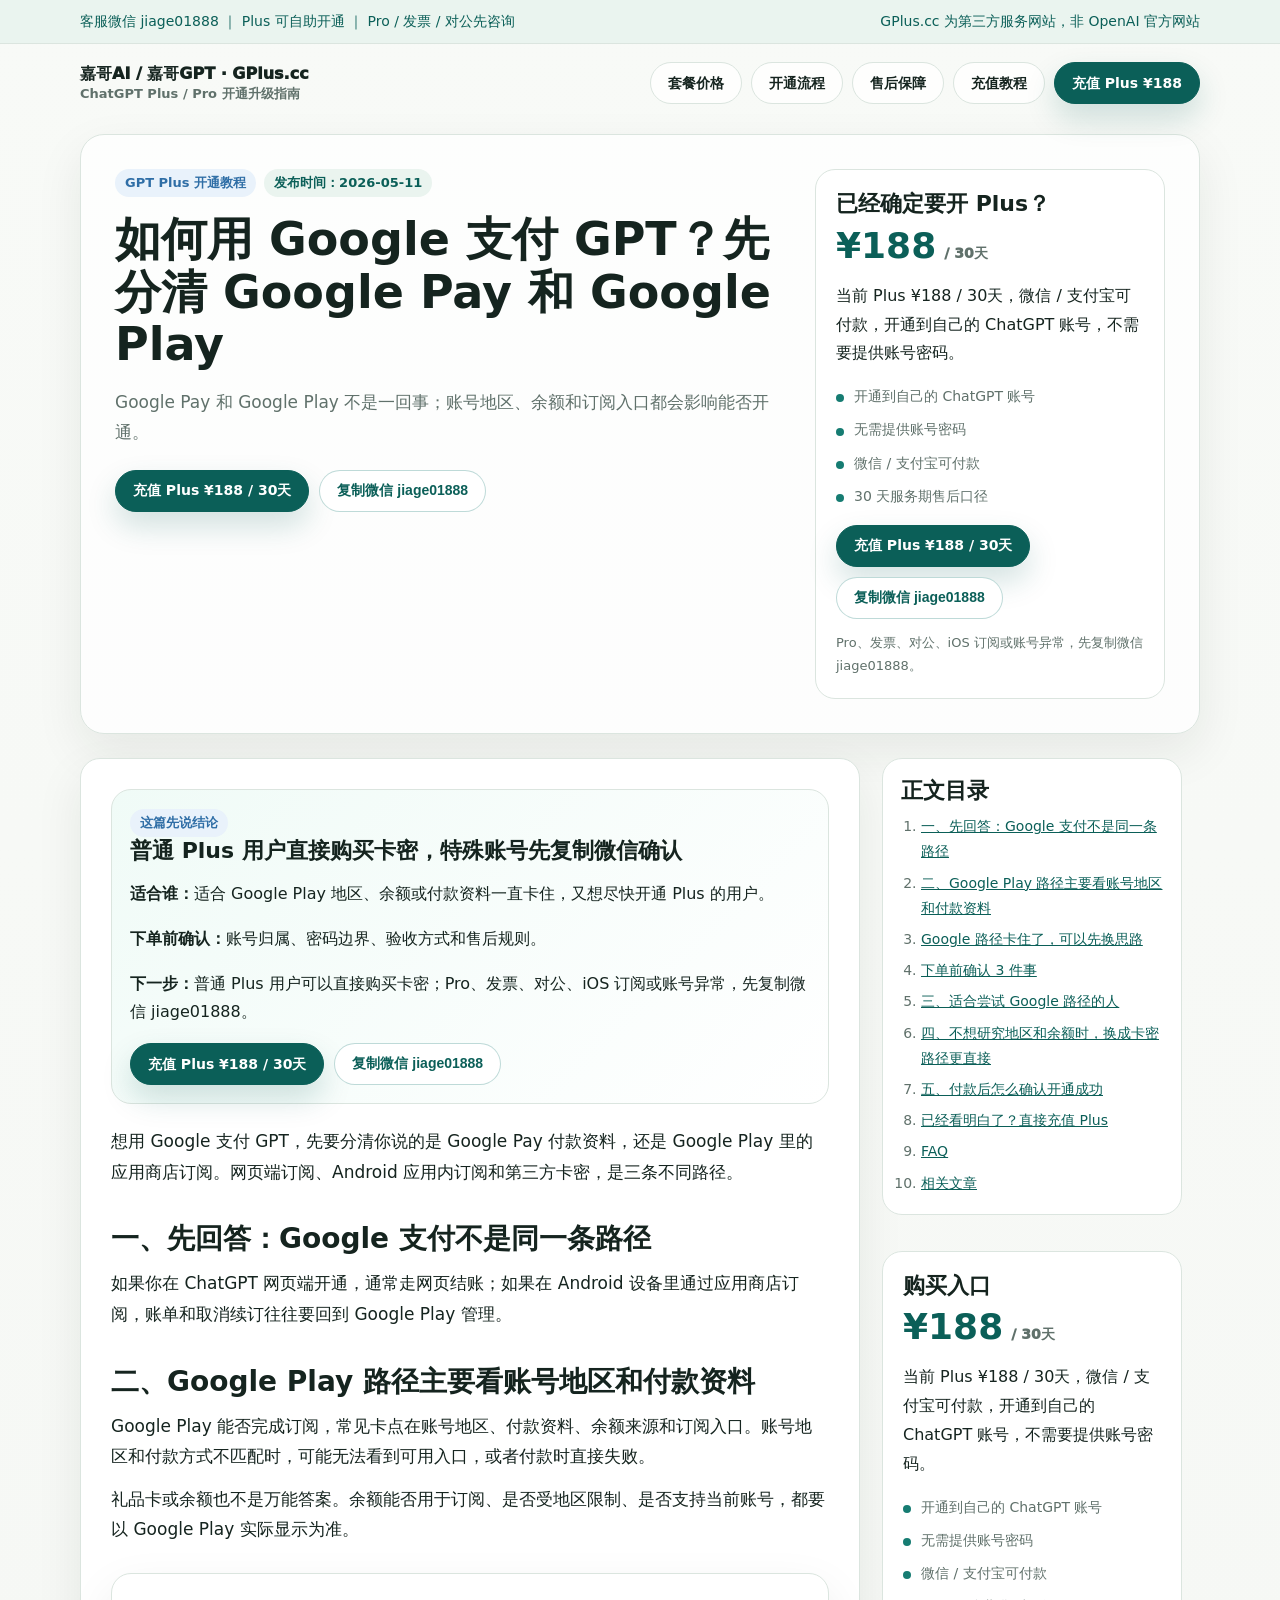
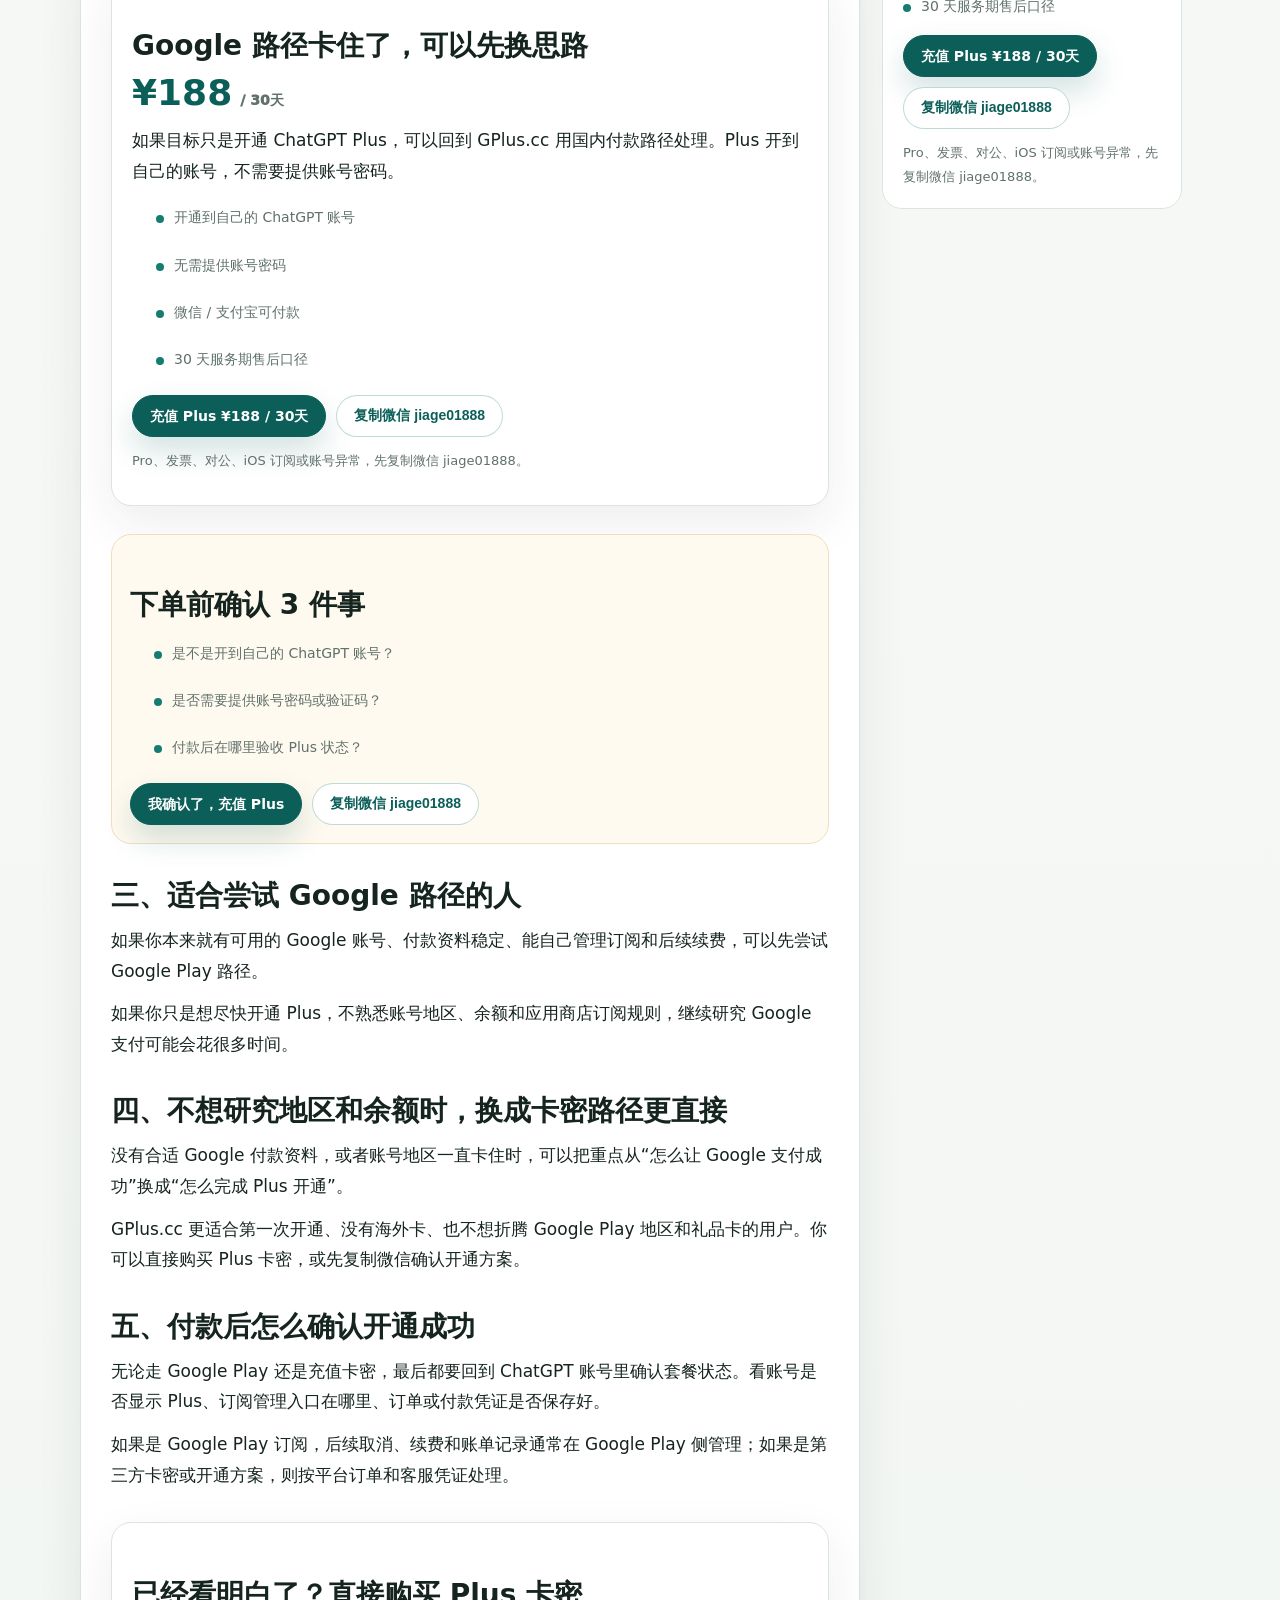
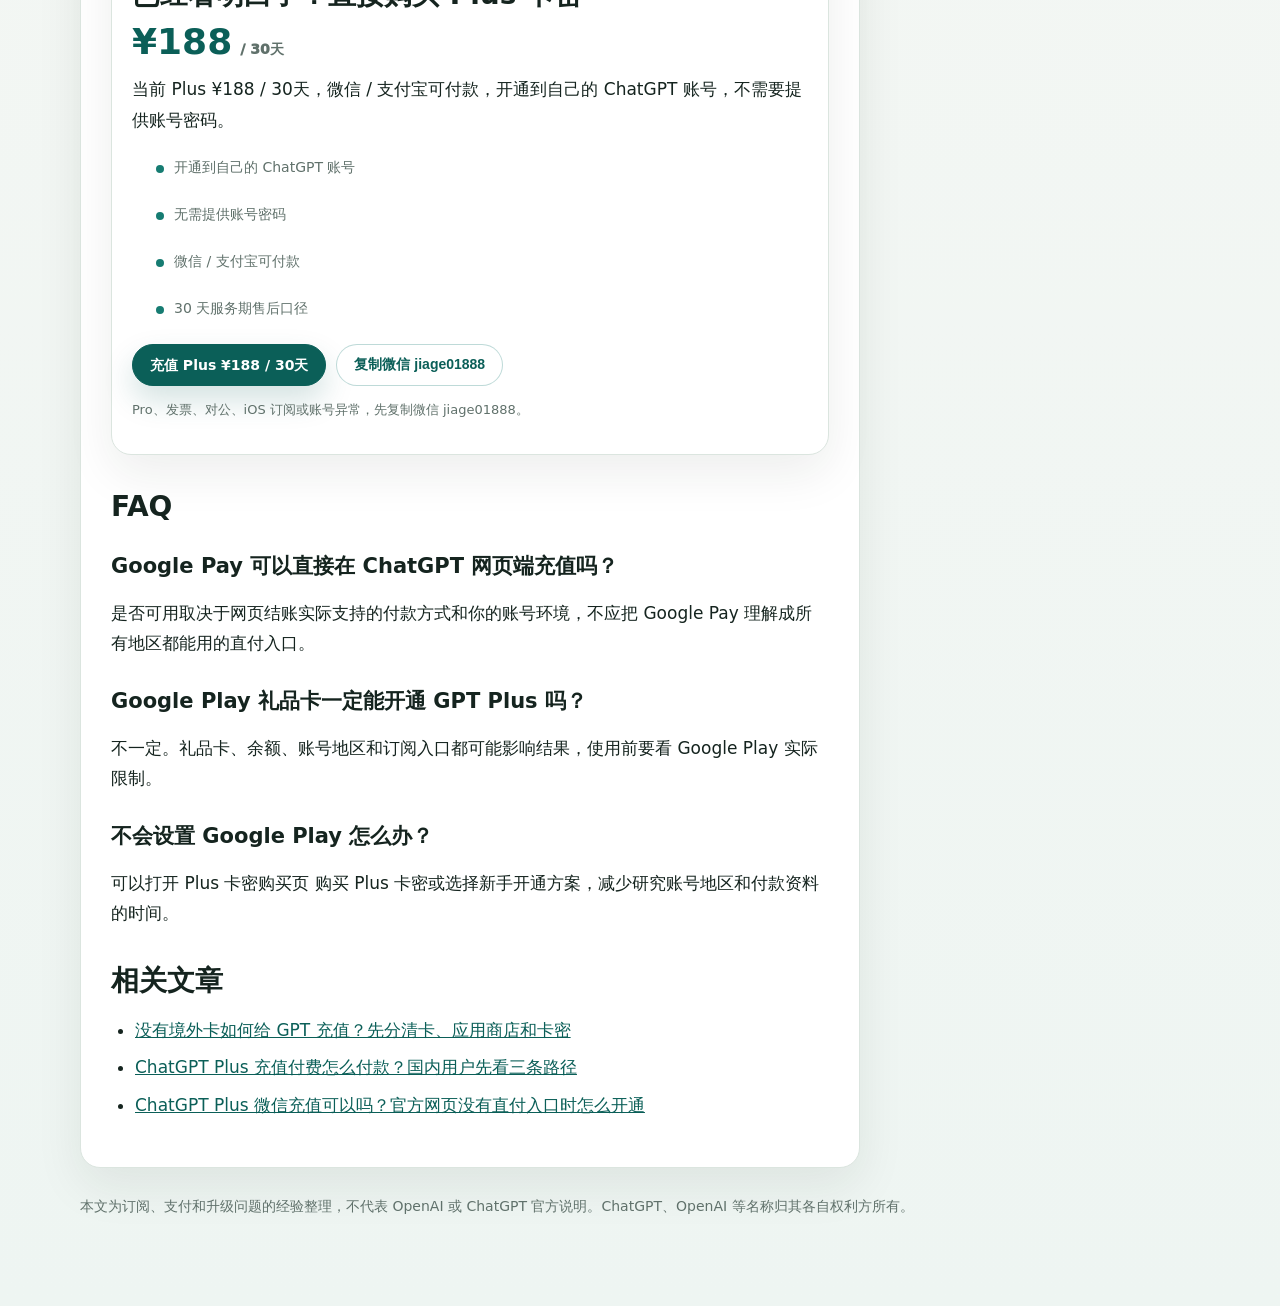
<file: blog/google-pay-gpt.html>
<!DOCTYPE html>
<html lang="zh-CN">
<head>
  <meta charset="UTF-8">
  <meta name="viewport" content="width=device-width, initial-scale=1.0">
  <title>如何用 Google 支付 GPT？先分清 Google Pay 和 Google Play｜GPlus.cc</title>
  <meta name="description" content="如何用 Google 支付 GPT？本文解释 Google Pay、Google Play 订阅、账号地区和余额限制，以及不想折腾时的开通选择。">
  <meta name="keywords" content="如何用 Google 支付 GPT,GPlus.cc">
  <link rel="canonical" href="https://www.gplus.cc/blog/google-pay-gpt.html">
  <meta property="og:title" content="如何用 Google 支付 GPT？先分清 Google Pay 和 Google Play">
  <meta property="og:description" content="如何用 Google 支付 GPT？本文解释 Google Pay、Google Play 订阅、账号地区和余额限制，以及不想折腾时的开通选择。">
  <meta property="og:type" content="article">
  <meta property="og:url" content="https://www.gplus.cc/blog/google-pay-gpt.html">
  <link rel="stylesheet" href="/assets/blog-article.css">
<script type="application/ld+json">
{
  "@context": "https://schema.org",
  "@type": "Article",
  "headline": "如何用 Google 支付 GPT？先分清 Google Pay 和 Google Play",
  "description": "如何用 Google 支付 GPT？本文解释 Google Pay、Google Play 订阅、账号地区和余额限制，以及不想折腾时的开通选择。",
  "image": ["https://www.gplus.cc/assets/feedback/feedback-trust.jpg"],
  "datePublished": "2026-05-11",
  "dateModified": "2026-06-07",
  "author": {
    "@type": "Organization",
    "name": "GPlus.cc"
  },
  "publisher": {
    "@type": "Organization",
    "name": "GPlus.cc"
  },
  "mainEntityOfPage": {
    "@type": "WebPage",
    "@id": "https://www.gplus.cc/blog/google-pay-gpt.html"
  }
}
  </script>
<script type="application/ld+json">
{
  "@context": "https://schema.org",
  "@type": "FAQPage",
  "mainEntity": [
    {
      "@type": "Question",
      "name": "Google Pay 可以直接在 ChatGPT 网页端充值吗？",
      "acceptedAnswer": {
        "@type": "Answer",
        "text": "是否可用取决于网页结账实际支持的付款方式和你的账号环境，不应把 Google Pay 理解成所有地区都能用的直付入口。"
      }
    },
    {
      "@type": "Question",
      "name": "Google Play 礼品卡一定能开通 GPT Plus 吗？",
      "acceptedAnswer": {
        "@type": "Answer",
        "text": "不一定。礼品卡、余额、账号地区和订阅入口都可能影响结果，使用前要看 Google Play 实际限制。"
      }
    },
    {
      "@type": "Question",
      "name": "不会设置 Google Play 怎么办？",
      "acceptedAnswer": {
        "@type": "Answer",
        "text": "可以直接购买 Plus 卡密，或先复制微信确认新手开通方案，减少研究账号地区和付款资料的时间。"
      }
    }
  ]
}
  </script>
<script type="application/ld+json">
{"@context":"https://schema.org","@type":"BreadcrumbList","itemListElement":[{"@type":"ListItem","position":1,"name":"GPlus.cc","item":"https://www.gplus.cc/"},{"@type":"ListItem","position":2,"name":"博客","item":"https://www.gplus.cc/blog/"},{"@type":"ListItem","position":3,"name":"Google 支付 GPT","item":"https://www.gplus.cc/blog/google-pay-gpt.html"}]}
</script>
<script>
var _hmt = _hmt || [];
(function() {
  var hm = document.createElement("script");
  hm.src = "https://hm.baidu.com/hm.js?7624e9fe7dc435754cb901a6b808a1b1";
  var s = document.getElementsByTagName("script")[0];
  s.parentNode.insertBefore(hm, s);
})();
</script>
<script src="/assets/site-tracking.js" defer></script>
</head>
<body>
  <div class="notice-bar">
    <div class="notice-inner">
      <span>客服微信 jiage01888 ｜ Plus 可自助开通 ｜ Pro / 发票 / 对公先咨询</span>
      <span>GPlus.cc 为第三方服务网站，非 OpenAI 官方网站</span>
    </div>
  </div>

  <header class="site-header">
    <a class="brand" href="/">嘉哥AI / 嘉哥GPT · GPlus.cc<small>ChatGPT Plus / Pro 开通升级指南</small></a>
    <nav class="nav-actions" aria-label="全站导航">
      <a class="nav-link" href="/#plans">套餐价格</a>
      <a class="nav-link" href="/#process">开通流程</a>
      <a class="nav-link" href="/#trust">售后保障</a>
      <a class="nav-link" href="/blog/">充值教程</a>

      <a class="nav-link cta" href="https://fe.dtyuedan.cn/shop/jiage" target="_blank" rel="noopener">充值 Plus ¥188</a>
    </nav>
  </header>

  <main class="article-shell">
    <section class="article-hero">
      <div>
        <div class="article-kicker">
          <span class="tag blue">GPT Plus 开通教程</span>
          <span class="tag">发布时间：2026-05-11</span>
        </div>
        <h1>如何用 Google 支付 GPT？先分清 Google Pay 和 Google Play</h1>
        <p class="article-summary">Google Pay 和 Google Play 不是一回事；账号地区、余额和订阅入口都会影响能否开通。</p>
        <div class="hero-actions">
          <a class="btn btn-primary" href="https://fe.dtyuedan.cn/shop/jiage" target="_blank" rel="noopener">充值 Plus ¥188 / 30天</a>
          <button class="btn btn-secondary" type="button" data-copy-wx>复制微信 jiage01888</button>

        </div>
      </div>

    <section class="purchase-card compact">
      <h2>已经确定要开 Plus？</h2>
      <p class="price-line"><strong>¥188</strong><span>/ 30天</span></p>
      <p>当前 Plus ¥188 / 30天，微信 / 支付宝可付款，开通到自己的 ChatGPT 账号，不需要提供账号密码。</p>
      <ul class="check-list">
        <li>开通到自己的 ChatGPT 账号</li>
        <li>无需提供账号密码</li>
        <li>微信 / 支付宝可付款</li>
        <li>30 天服务期售后口径</li>
      </ul>
      <div class="card-actions">
        <a class="btn btn-primary" href="https://fe.dtyuedan.cn/shop/jiage" target="_blank" rel="noopener">充值 Plus ¥188 / 30天</a>
        <button class="btn btn-secondary" type="button" data-copy-wx>复制微信 jiage01888</button>
      </div>
      <p class="card-note">Pro、发票、对公、iOS 订阅或账号异常，先复制微信 jiage01888。</p>
    </section>
    </section>

    <section class="article-grid">
      <article class="article-main">

    <section class="conclusion-card">
      <span class="tag blue">这篇先说结论</span>
      <h2>普通 Plus 用户直接购买卡密，特殊账号先复制微信确认</h2>
      <p><strong>适合谁：</strong>适合 Google Play 地区、余额或付款资料一直卡住，又想尽快开通 Plus 的用户。</p>
      <p><strong>下单前确认：</strong>账号归属、密码边界、验收方式和售后规则。</p>
      <p><strong>下一步：</strong>普通 Plus 用户可以直接购买卡密；Pro、发票、对公、iOS 订阅或账号异常，先复制微信 jiage01888。</p>
      <div class="card-actions">
        <a class="btn btn-primary" href="https://fe.dtyuedan.cn/shop/jiage" target="_blank" rel="noopener">充值 Plus ¥188 / 30天</a>
        <button class="btn btn-secondary" type="button" data-copy-wx>复制微信 jiage01888</button>
      </div>
    </section>
        <div class="article-body">
<p>想用 Google 支付 GPT，先要分清你说的是 Google Pay 付款资料，还是 Google Play 里的应用商店订阅。网页端订阅、Android 应用内订阅和第三方卡密，是三条不同路径。</p>

      <h2 id="section-1">一、先回答：Google 支付不是同一条路径</h2>
      <p>如果你在 ChatGPT 网页端开通，通常走网页结账；如果在 Android 设备里通过应用商店订阅，账单和取消续订往往要回到 Google Play 管理。</p>

      <h2 id="section-2">二、Google Play 路径主要看账号地区和付款资料</h2>
      <p>Google Play 能否完成订阅，常见卡点在账号地区、付款资料、余额来源和订阅入口。账号地区和付款方式不匹配时，可能无法看到可用入口，或者付款时直接失败。</p>
      <p>礼品卡或余额也不是万能答案。余额能否用于订阅、是否受地区限制、是否支持当前账号，都要以 Google Play 实际显示为准。</p>

      <div class="inline-purchase">
    <section class="purchase-card">
      <h2 id="section-3">Google 路径卡住了，可以先换思路</h2>
      <p class="price-line"><strong>¥188</strong><span>/ 30天</span></p>
      <p>如果目标只是开通 ChatGPT Plus，可以回到 GPlus.cc 用国内付款路径处理。Plus 开到自己的账号，不需要提供账号密码。</p>
      <ul class="check-list">
        <li>开通到自己的 ChatGPT 账号</li>
        <li>无需提供账号密码</li>
        <li>微信 / 支付宝可付款</li>
        <li>30 天服务期售后口径</li>
      </ul>
      <div class="card-actions">
        <a class="btn btn-primary" href="https://fe.dtyuedan.cn/shop/jiage" target="_blank" rel="noopener">充值 Plus ¥188 / 30天</a>
        <button class="btn btn-secondary" type="button" data-copy-wx>复制微信 jiage01888</button>
      </div>
      <p class="card-note">Pro、发票、对公、iOS 订阅或账号异常，先复制微信 jiage01888。</p>
    </section></div>
    <section class="risk-card">
      <h2 id="section-4">下单前确认 3 件事</h2>
      <ul class="risk-list">
        <li>是不是开到自己的 ChatGPT 账号？</li>
        <li>是否需要提供账号密码或验证码？</li>
        <li>付款后在哪里验收 Plus 状态？</li>
      </ul>
      <div class="card-actions">
        <a class="btn btn-primary" href="https://fe.dtyuedan.cn/shop/jiage" target="_blank" rel="noopener">我确认了，充值 Plus</a>
        <button class="btn btn-secondary" type="button" data-copy-wx>复制微信 jiage01888</button>
      </div>
    </section><h2 id="section-5">三、适合尝试 Google 路径的人</h2>
      <p>如果你本来就有可用的 Google 账号、付款资料稳定、能自己管理订阅和后续续费，可以先尝试 Google Play 路径。</p>
      <p>如果你只是想尽快开通 Plus，不熟悉账号地区、余额和应用商店订阅规则，继续研究 Google 支付可能会花很多时间。</p>

      <h2 id="section-6">四、不想研究地区和余额时，换成卡密路径更直接</h2>
      <p>没有合适 Google 付款资料，或者账号地区一直卡住时，可以把重点从“怎么让 Google 支付成功”换成“怎么完成 Plus 开通”。</p>
      <p>GPlus.cc 更适合第一次开通、没有海外卡、也不想折腾 Google Play 地区和礼品卡的用户。你可以直接购买 Plus 卡密，或先复制微信确认开通方案。</p>

      <h2 id="section-7">五、付款后怎么确认开通成功</h2>
      <p>无论走 Google Play 还是充值卡密，最后都要回到 ChatGPT 账号里确认套餐状态。看账号是否显示 Plus、订阅管理入口在哪里、订单或付款凭证是否保存好。</p>
      <p>如果是 Google Play 订阅，后续取消、续费和账单记录通常在 Google Play 侧管理；如果是第三方卡密或开通方案，则按平台订单和客服凭证处理。</p>
      <div class="bottom-purchase">
    <section class="purchase-card">
      <h2 id="section-8">已经看明白了？直接购买 Plus 卡密</h2>
      <p class="price-line"><strong>¥188</strong><span>/ 30天</span></p>
      <p>当前 Plus ¥188 / 30天，微信 / 支付宝可付款，开通到自己的 ChatGPT 账号，不需要提供账号密码。</p>
      <ul class="check-list">
        <li>开通到自己的 ChatGPT 账号</li>
        <li>无需提供账号密码</li>
        <li>微信 / 支付宝可付款</li>
        <li>30 天服务期售后口径</li>
      </ul>
      <div class="card-actions">
        <a class="btn btn-primary" href="https://fe.dtyuedan.cn/shop/jiage" target="_blank" rel="noopener">充值 Plus ¥188 / 30天</a>
        <button class="btn btn-secondary" type="button" data-copy-wx>复制微信 jiage01888</button>
      </div>
      <p class="card-note">Pro、发票、对公、iOS 订阅或账号异常，先复制微信 jiage01888。</p>
    </section></div><h2 id="section-9">FAQ</h2>
      <h3>Google Pay 可以直接在 ChatGPT 网页端充值吗？</h3>
      <p>是否可用取决于网页结账实际支持的付款方式和你的账号环境，不应把 Google Pay 理解成所有地区都能用的直付入口。</p>
      <h3>Google Play 礼品卡一定能开通 GPT Plus 吗？</h3>
      <p>不一定。礼品卡、余额、账号地区和订阅入口都可能影响结果，使用前要看 Google Play 实际限制。</p>
      <h3>不会设置 Google Play 怎么办？</h3>
      <p>可以打开 Plus 卡密购买页 购买 Plus 卡密或选择新手开通方案，减少研究账号地区和付款资料的时间。</p>
      <h2 id="section-10">相关文章</h2>
      <ul>
        <li><a href="https://www.gplus.cc/blog/meiyou-jingwaika-gpt-chongzhi.html">没有境外卡如何给 GPT 充值？先分清卡、应用商店和卡密</a></li>
        <li><a href="https://www.gplus.cc/blog/chatgptplus-chongzhi-fufei.html">ChatGPT Plus 充值付费怎么付款？国内用户先看三条路径</a></li>
        <li><a href="https://www.gplus.cc/blog/chatgpt-plus-weixin-chongzhi.html">ChatGPT Plus 微信充值可以吗？官方网页没有直付入口时怎么开通</a></li>
      </ul>
        </div>
      </article>
      <aside class="article-sidebar">

    <nav class="article-toc" aria-label="正文目录">
      <h2>正文目录</h2>
      <ol><li><a href="#section-1">一、先回答：Google 支付不是同一条路径</a></li><li><a href="#section-2">二、Google Play 路径主要看账号地区和付款资料</a></li><li><a href="#section-3">Google 路径卡住了，可以先换思路</a></li><li><a href="#section-4">下单前确认 3 件事</a></li><li><a href="#section-5">三、适合尝试 Google 路径的人</a></li><li><a href="#section-6">四、不想研究地区和余额时，换成卡密路径更直接</a></li><li><a href="#section-7">五、付款后怎么确认开通成功</a></li><li><a href="#section-8">已经看明白了？直接充值 Plus</a></li><li><a href="#section-9">FAQ</a></li><li><a href="#section-10">相关文章</a></li></ol>
    </nav>

    <section class="purchase-card compact">
      <h2>购买入口</h2>
      <p class="price-line"><strong>¥188</strong><span>/ 30天</span></p>
      <p>当前 Plus ¥188 / 30天，微信 / 支付宝可付款，开通到自己的 ChatGPT 账号，不需要提供账号密码。</p>
      <ul class="check-list">
        <li>开通到自己的 ChatGPT 账号</li>
        <li>无需提供账号密码</li>
        <li>微信 / 支付宝可付款</li>
        <li>30 天服务期售后口径</li>
      </ul>
      <div class="card-actions">
        <a class="btn btn-primary" href="https://fe.dtyuedan.cn/shop/jiage" target="_blank" rel="noopener">充值 Plus ¥188 / 30天</a>
        <button class="btn btn-secondary" type="button" data-copy-wx>复制微信 jiage01888</button>
      </div>
      <p class="card-note">Pro、发票、对公、iOS 订阅或账号异常，先复制微信 jiage01888。</p>
    </section>
      </aside>
    </section>
    <p class="footer-note">本文为订阅、支付和升级问题的经验整理，不代表 OpenAI 或 ChatGPT 官方说明。ChatGPT、OpenAI 等名称归其各自权利方所有。</p>
  </main>

  <div class="mobile-cta" aria-label="移动端快速购买入口">
    <div>
      <strong>Plus ¥188 / 30天</strong>
      <span>自己账号｜无需密码</span>
    </div>
    <div class="mobile-cta-actions">
      <a class="btn btn-primary" href="https://fe.dtyuedan.cn/shop/jiage" target="_blank" rel="noopener">充值 Plus</a>
      <button class="btn btn-secondary" type="button" data-copy-wx>微信</button>
    </div>
  </div>
  <div class="toast" id="toast" role="status" aria-live="polite"></div>
  <script src="/assets/blog-article.js"></script>
</body>
</html>
</file>
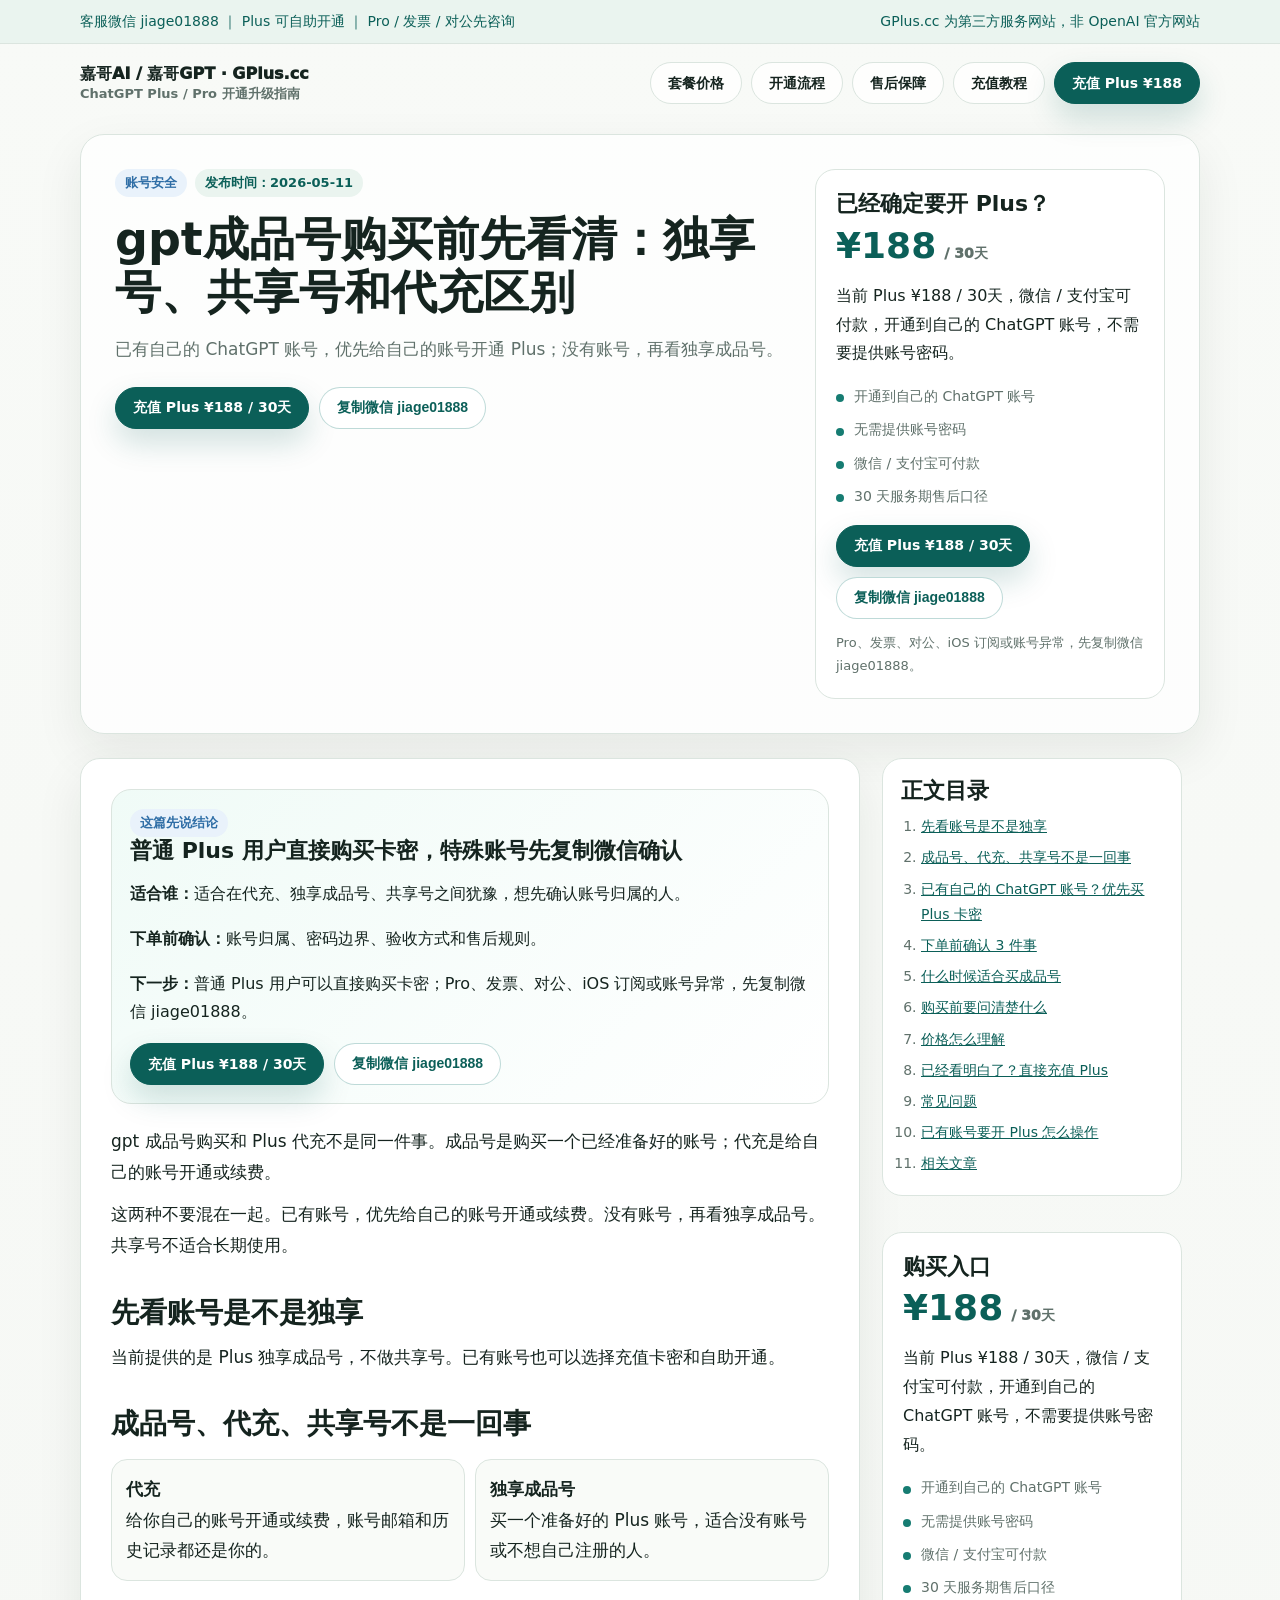
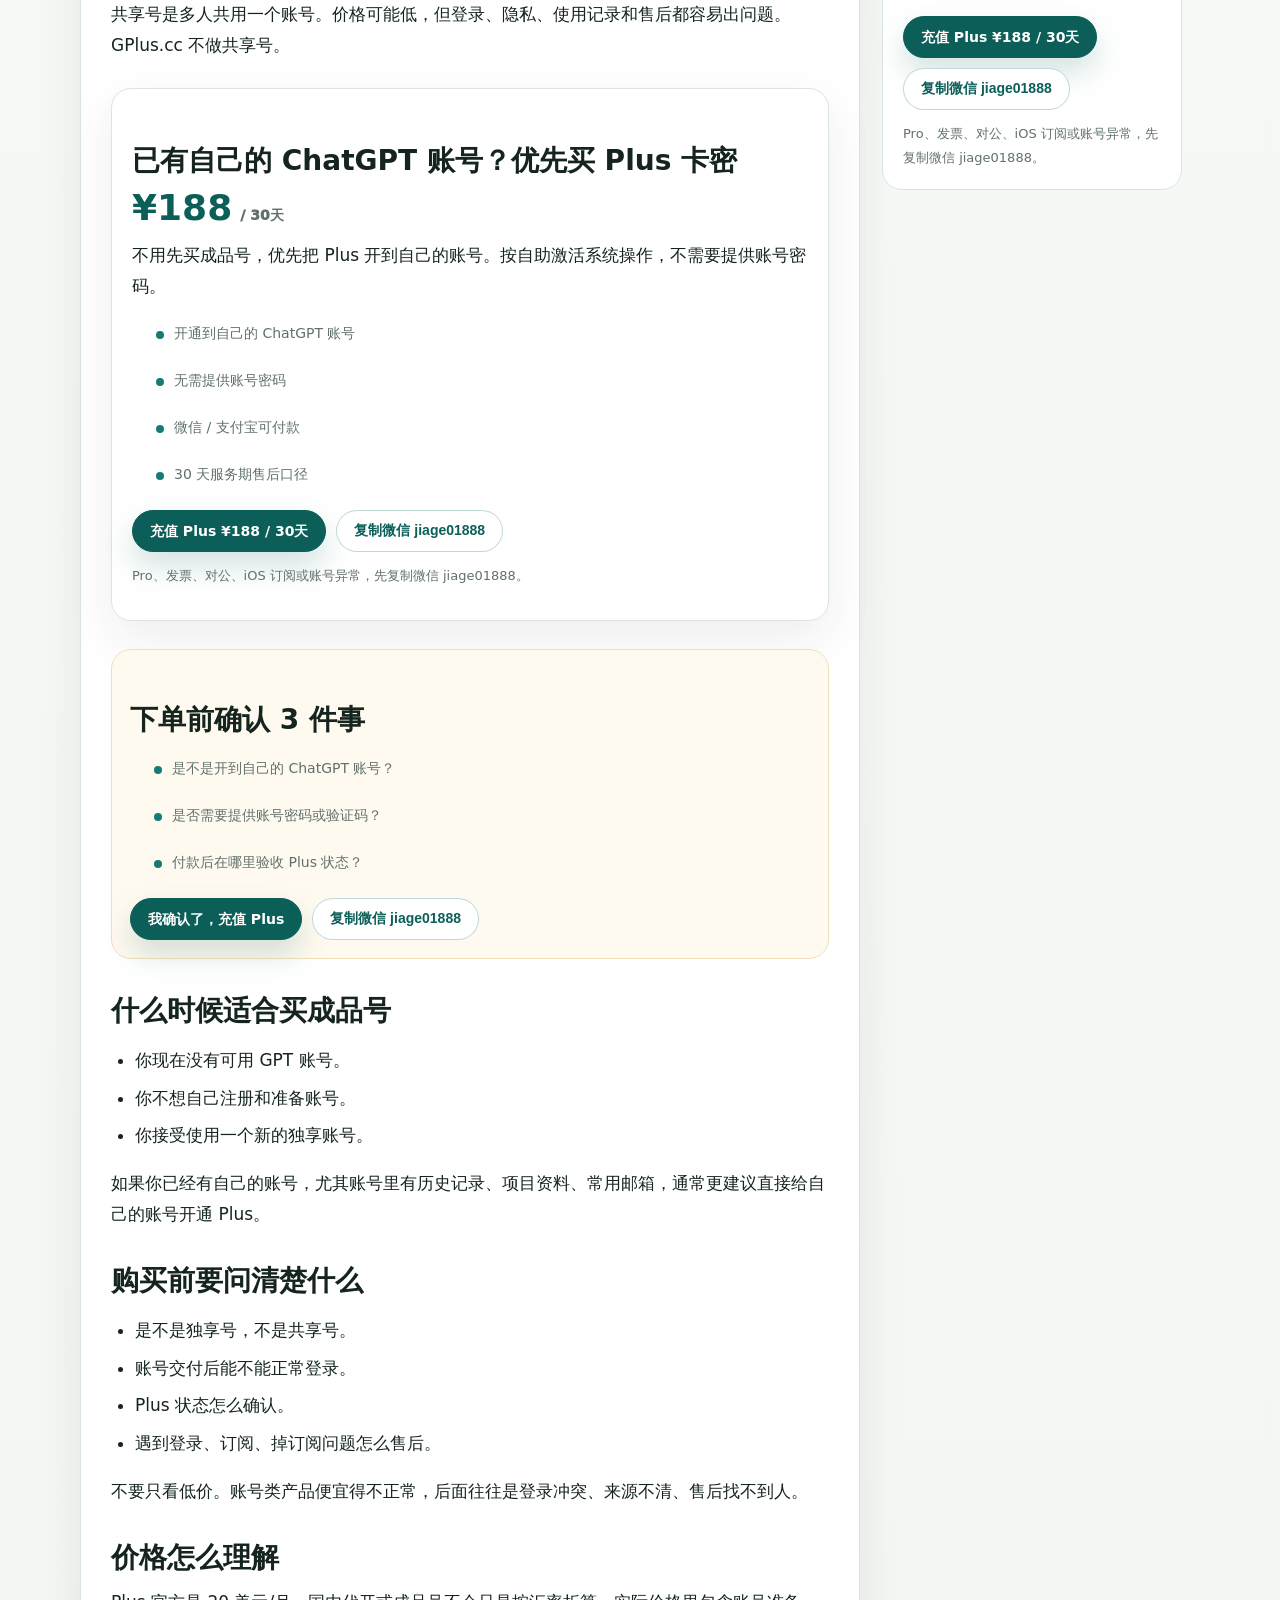
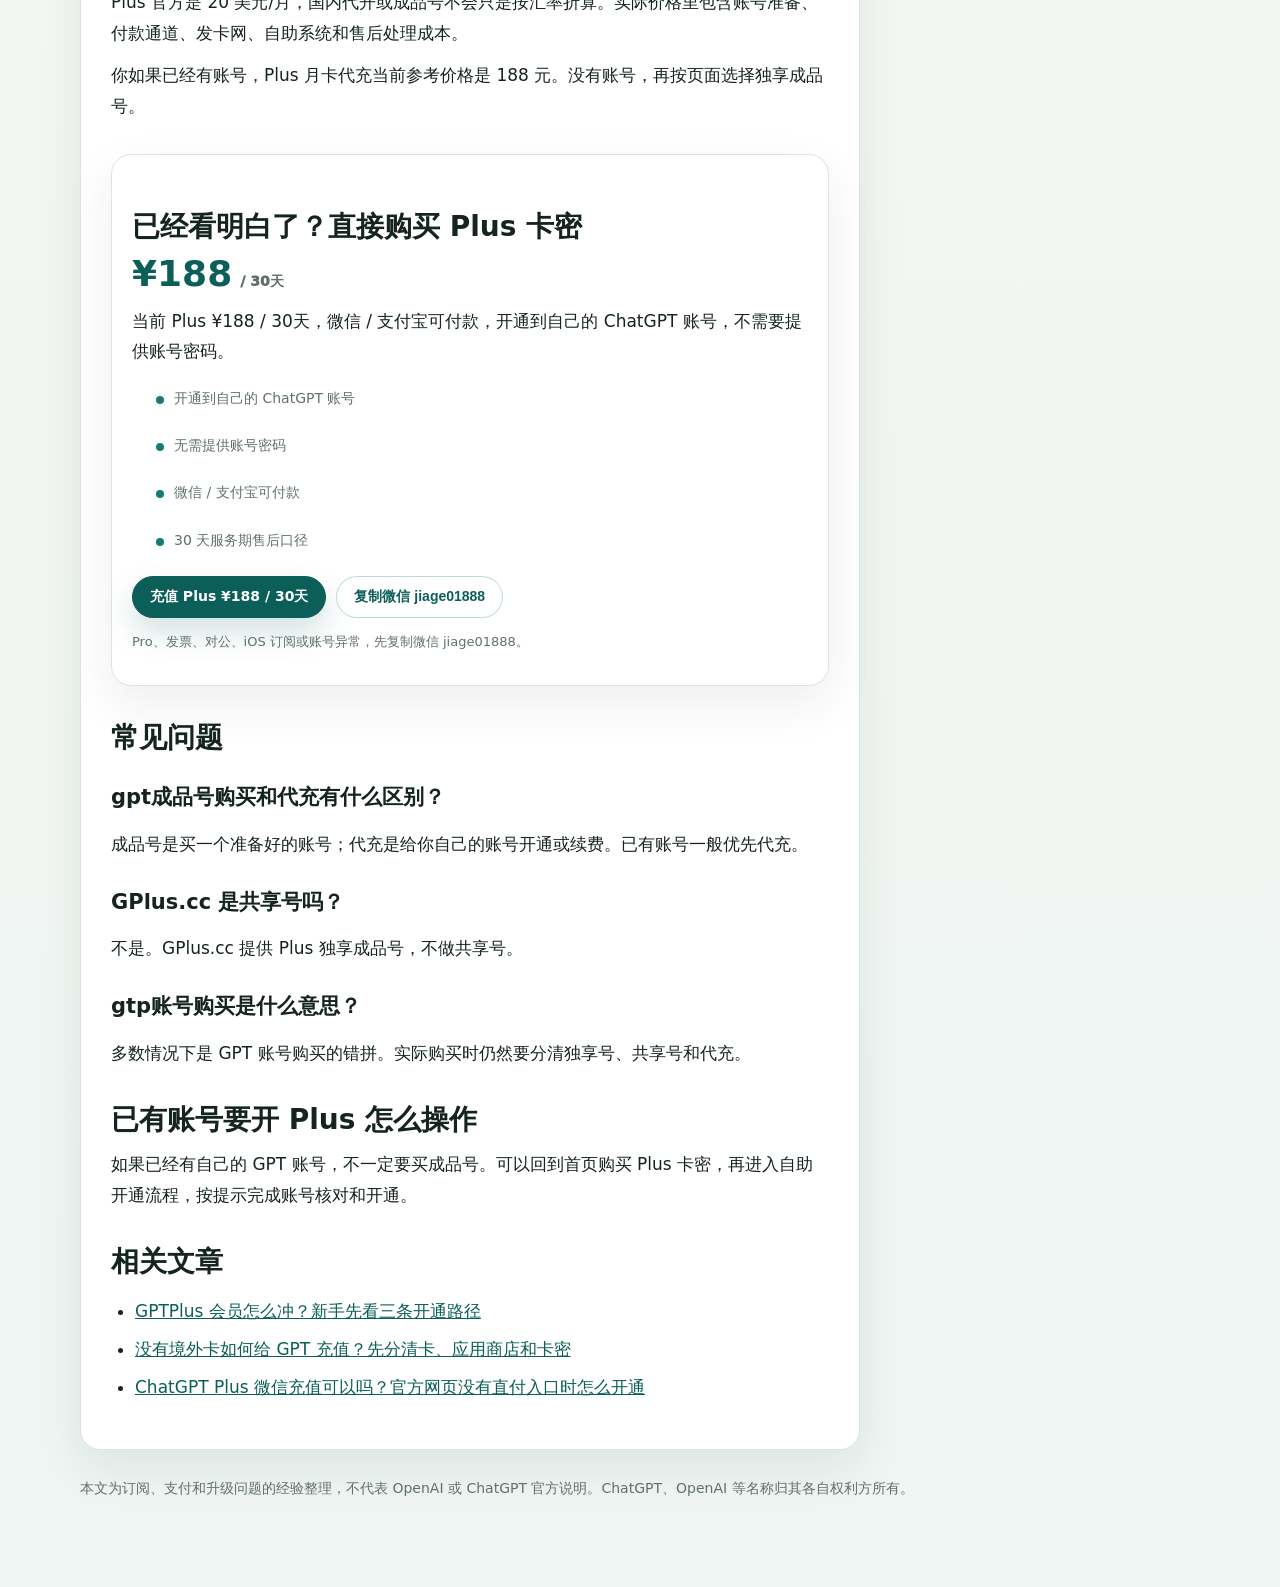
<file: blog/gpt-chengpinhao-goumai.html>
<!DOCTYPE html>
<html lang="zh-CN">
<head>
  <meta charset="UTF-8">
  <meta name="viewport" content="width=device-width, initial-scale=1.0">
  <title>gpt成品号购买前先看清：独享号、共享号和代充区别｜GPlus.cc</title>
  <meta name="description" content="gpt成品号购买前，先分清已有账号代充、独享成品号和共享号。GPlus.cc 提供 Plus 独享成品号，不做共享号。">
  <meta name="keywords" content="gpt成品号购买,GPlus.cc">
  <link rel="canonical" href="https://www.gplus.cc/blog/gpt-chengpinhao-goumai.html">
  <meta property="og:title" content="gpt成品号购买前先看清：独享号、共享号和代充区别">
  <meta property="og:description" content="已有 GPT 账号优先开通自己的账号；没有账号再看独享成品号。不要把共享号当长期方案。">
  <meta property="og:type" content="article">
  <meta property="og:url" content="https://www.gplus.cc/blog/gpt-chengpinhao-goumai.html">
  <link rel="stylesheet" href="/assets/blog-article.css">
<script type="application/ld+json">{"@context":"https://schema.org","@type":"Article","headline":"gpt成品号购买前先看清：独享号、共享号和代充区别","description":"gpt成品号购买前，先分清已有账号代充、独享成品号和共享号。GPlus.cc 提供 Plus 独享成品号，不做共享号。","image":["https://www.gplus.cc/assets/feedback/feedback-trust.jpg"],"datePublished":"2026-05-11","dateModified":"2026-06-07","author":{"@type":"Organization","name":"GPlus.cc"},"publisher":{"@type":"Organization","name":"GPlus.cc"},"mainEntityOfPage":{"@type":"WebPage","@id":"https://www.gplus.cc/blog/gpt-chengpinhao-goumai.html"}}</script>
<script type="application/ld+json">{"@context":"https://schema.org","@type":"FAQPage","mainEntity":[{"@type":"Question","name":"gpt成品号购买和代充有什么区别？","acceptedAnswer":{"@type":"Answer","text":"成品号是直接购买一个准备好的账号；代充是给你自己的账号开通或续费。已有账号通常优先代充。"}},{"@type":"Question","name":"GPlus.cc 是共享号吗？","acceptedAnswer":{"@type":"Answer","text":"不是。GPlus.cc 提供 Plus 独享成品号，不做共享号。"}},{"@type":"Question","name":"gtp账号购买是不是 GPT 账号购买？","acceptedAnswer":{"@type":"Answer","text":"多数情况下是 GPT 账号购买的错拼。购买前仍要分清独享号、共享号和代充。"}}]}</script>
<script type="application/ld+json">{"@context":"https://schema.org","@type":"BreadcrumbList","itemListElement":[{"@type":"ListItem","position":1,"name":"GPlus.cc","item":"https://www.gplus.cc/"},{"@type":"ListItem","position":2,"name":"博客","item":"https://www.gplus.cc/blog/"},{"@type":"ListItem","position":3,"name":"gpt成品号购买","item":"https://www.gplus.cc/blog/gpt-chengpinhao-goumai.html"}]}</script>
<script>
var _hmt = _hmt || [];
(function() {
  var hm = document.createElement("script");
  hm.src = "https://hm.baidu.com/hm.js?7624e9fe7dc435754cb901a6b808a1b1";
  var s = document.getElementsByTagName("script")[0];
  s.parentNode.insertBefore(hm, s);
})();
</script>
<script src="/assets/site-tracking.js" defer></script>
</head>
<body>
  <div class="notice-bar">
    <div class="notice-inner">
      <span>客服微信 jiage01888 ｜ Plus 可自助开通 ｜ Pro / 发票 / 对公先咨询</span>
      <span>GPlus.cc 为第三方服务网站，非 OpenAI 官方网站</span>
    </div>
  </div>

  <header class="site-header">
    <a class="brand" href="/">嘉哥AI / 嘉哥GPT · GPlus.cc<small>ChatGPT Plus / Pro 开通升级指南</small></a>
    <nav class="nav-actions" aria-label="全站导航">
      <a class="nav-link" href="/#plans">套餐价格</a>
      <a class="nav-link" href="/#process">开通流程</a>
      <a class="nav-link" href="/#trust">售后保障</a>
      <a class="nav-link" href="/blog/">充值教程</a>

      <a class="nav-link cta" href="https://fe.dtyuedan.cn/shop/jiage" target="_blank" rel="noopener">充值 Plus ¥188</a>
    </nav>
  </header>

  <main class="article-shell">
    <section class="article-hero">
      <div>
        <div class="article-kicker">
          <span class="tag blue">账号安全</span>
          <span class="tag">发布时间：2026-05-11</span>
        </div>
        <h1>gpt成品号购买前先看清：独享号、共享号和代充区别</h1>
        <p class="article-summary">已有自己的 ChatGPT 账号，优先给自己的账号开通 Plus；没有账号，再看独享成品号。</p>
        <div class="hero-actions">
          <a class="btn btn-primary" href="https://fe.dtyuedan.cn/shop/jiage" target="_blank" rel="noopener">充值 Plus ¥188 / 30天</a>
          <button class="btn btn-secondary" type="button" data-copy-wx>复制微信 jiage01888</button>

        </div>
      </div>

    <section class="purchase-card compact">
      <h2>已经确定要开 Plus？</h2>
      <p class="price-line"><strong>¥188</strong><span>/ 30天</span></p>
      <p>当前 Plus ¥188 / 30天，微信 / 支付宝可付款，开通到自己的 ChatGPT 账号，不需要提供账号密码。</p>
      <ul class="check-list">
        <li>开通到自己的 ChatGPT 账号</li>
        <li>无需提供账号密码</li>
        <li>微信 / 支付宝可付款</li>
        <li>30 天服务期售后口径</li>
      </ul>
      <div class="card-actions">
        <a class="btn btn-primary" href="https://fe.dtyuedan.cn/shop/jiage" target="_blank" rel="noopener">充值 Plus ¥188 / 30天</a>
        <button class="btn btn-secondary" type="button" data-copy-wx>复制微信 jiage01888</button>
      </div>
      <p class="card-note">Pro、发票、对公、iOS 订阅或账号异常，先复制微信 jiage01888。</p>
    </section>
    </section>

    <section class="article-grid">
      <article class="article-main">

    <section class="conclusion-card">
      <span class="tag blue">这篇先说结论</span>
      <h2>普通 Plus 用户直接购买卡密，特殊账号先复制微信确认</h2>
      <p><strong>适合谁：</strong>适合在代充、独享成品号、共享号之间犹豫，想先确认账号归属的人。</p>
      <p><strong>下单前确认：</strong>账号归属、密码边界、验收方式和售后规则。</p>
      <p><strong>下一步：</strong>普通 Plus 用户可以直接购买卡密；Pro、发票、对公、iOS 订阅或账号异常，先复制微信 jiage01888。</p>
      <div class="card-actions">
        <a class="btn btn-primary" href="https://fe.dtyuedan.cn/shop/jiage" target="_blank" rel="noopener">充值 Plus ¥188 / 30天</a>
        <button class="btn btn-secondary" type="button" data-copy-wx>复制微信 jiage01888</button>
      </div>
    </section>
        <div class="article-body">
<p>gpt 成品号购买和 Plus 代充不是同一件事。成品号是购买一个已经准备好的账号；代充是给自己的账号开通或续费。</p>
      <p>这两种不要混在一起。已有账号，优先给自己的账号开通或续费。没有账号，再看独享成品号。共享号不适合长期使用。</p>

      <h2 id="section-1">先看账号是不是独享</h2>
      <p>当前提供的是 Plus 独享成品号，不做共享号。已有账号也可以选择充值卡密和自助开通。</p>

      <h2 id="section-2">成品号、代充、共享号不是一回事</h2>
      <div class="compare">
        <div><strong>代充</strong><br />给你自己的账号开通或续费，账号邮箱和历史记录都还是你的。</div>
        <div><strong>独享成品号</strong><br />买一个准备好的 Plus 账号，适合没有账号或不想自己注册的人。</div>
      </div>
      <p>共享号是多人共用一个账号。价格可能低，但登录、隐私、使用记录和售后都容易出问题。GPlus.cc 不做共享号。</p>

      <div class="inline-purchase">
    <section class="purchase-card">
      <h2 id="section-3">已有自己的 ChatGPT 账号？优先买 Plus 卡密</h2>
      <p class="price-line"><strong>¥188</strong><span>/ 30天</span></p>
      <p>不用先买成品号，优先把 Plus 开到自己的账号。按自助激活系统操作，不需要提供账号密码。</p>
      <ul class="check-list">
        <li>开通到自己的 ChatGPT 账号</li>
        <li>无需提供账号密码</li>
        <li>微信 / 支付宝可付款</li>
        <li>30 天服务期售后口径</li>
      </ul>
      <div class="card-actions">
        <a class="btn btn-primary" href="https://fe.dtyuedan.cn/shop/jiage" target="_blank" rel="noopener">充值 Plus ¥188 / 30天</a>
        <button class="btn btn-secondary" type="button" data-copy-wx>复制微信 jiage01888</button>
      </div>
      <p class="card-note">Pro、发票、对公、iOS 订阅或账号异常，先复制微信 jiage01888。</p>
    </section></div>
    <section class="risk-card">
      <h2 id="section-4">下单前确认 3 件事</h2>
      <ul class="risk-list">
        <li>是不是开到自己的 ChatGPT 账号？</li>
        <li>是否需要提供账号密码或验证码？</li>
        <li>付款后在哪里验收 Plus 状态？</li>
      </ul>
      <div class="card-actions">
        <a class="btn btn-primary" href="https://fe.dtyuedan.cn/shop/jiage" target="_blank" rel="noopener">我确认了，充值 Plus</a>
        <button class="btn btn-secondary" type="button" data-copy-wx>复制微信 jiage01888</button>
      </div>
    </section><h2 id="section-5">什么时候适合买成品号</h2>
      <ul>
        <li>你现在没有可用 GPT 账号。</li>
        <li>你不想自己注册和准备账号。</li>
        <li>你接受使用一个新的独享账号。</li>
      </ul>
      <p>如果你已经有自己的账号，尤其账号里有历史记录、项目资料、常用邮箱，通常更建议直接给自己的账号开通 Plus。</p>

      <h2 id="section-6">购买前要问清楚什么</h2>
      <ul>
        <li>是不是独享号，不是共享号。</li>
        <li>账号交付后能不能正常登录。</li>
        <li>Plus 状态怎么确认。</li>
        <li>遇到登录、订阅、掉订阅问题怎么售后。</li>
      </ul>
      <p>不要只看低价。账号类产品便宜得不正常，后面往往是登录冲突、来源不清、售后找不到人。</p>

      <h2 id="section-7">价格怎么理解</h2>
      <p>Plus 官方是 20 美元/月，国内代开或成品号不会只是按汇率折算。实际价格里包含账号准备、付款通道、发卡网、自助系统和售后处理成本。</p>
      <p>你如果已经有账号，Plus 月卡代充当前参考价格是 188 元。没有账号，再按页面选择独享成品号。</p>

      <div class="bottom-purchase">
    <section class="purchase-card">
      <h2 id="section-8">已经看明白了？直接购买 Plus 卡密</h2>
      <p class="price-line"><strong>¥188</strong><span>/ 30天</span></p>
      <p>当前 Plus ¥188 / 30天，微信 / 支付宝可付款，开通到自己的 ChatGPT 账号，不需要提供账号密码。</p>
      <ul class="check-list">
        <li>开通到自己的 ChatGPT 账号</li>
        <li>无需提供账号密码</li>
        <li>微信 / 支付宝可付款</li>
        <li>30 天服务期售后口径</li>
      </ul>
      <div class="card-actions">
        <a class="btn btn-primary" href="https://fe.dtyuedan.cn/shop/jiage" target="_blank" rel="noopener">充值 Plus ¥188 / 30天</a>
        <button class="btn btn-secondary" type="button" data-copy-wx>复制微信 jiage01888</button>
      </div>
      <p class="card-note">Pro、发票、对公、iOS 订阅或账号异常，先复制微信 jiage01888。</p>
    </section></div><h2 id="section-9">常见问题</h2>
      <h3>gpt成品号购买和代充有什么区别？</h3>
      <p>成品号是买一个准备好的账号；代充是给你自己的账号开通或续费。已有账号一般优先代充。</p>
      <h3>GPlus.cc 是共享号吗？</h3>
      <p>不是。GPlus.cc 提供 Plus 独享成品号，不做共享号。</p>
      <h3>gtp账号购买是什么意思？</h3>
      <p>多数情况下是 GPT 账号购买的错拼。实际购买时仍然要分清独享号、共享号和代充。</p>

      <h2 id="section-10">已有账号要开 Plus 怎么操作</h2>
      <p>如果已经有自己的 GPT 账号，不一定要买成品号。可以回到首页购买 Plus 卡密，再进入自助开通流程，按提示完成账号核对和开通。</p>

      <h2 id="section-11">相关文章</h2>
      <ul>
        <li><a href="https://www.gplus.cc/blog/gptplus-huiyuan-zenme-chong.html">GPTPlus 会员怎么冲？新手先看三条开通路径</a></li>
        <li><a href="https://www.gplus.cc/blog/meiyou-jingwaika-gpt-chongzhi.html">没有境外卡如何给 GPT 充值？先分清卡、应用商店和卡密</a></li>
        <li><a href="https://www.gplus.cc/blog/chatgpt-plus-weixin-chongzhi.html">ChatGPT Plus 微信充值可以吗？官方网页没有直付入口时怎么开通</a></li>
      </ul>
        </div>
      </article>
      <aside class="article-sidebar">

    <nav class="article-toc" aria-label="正文目录">
      <h2>正文目录</h2>
      <ol><li><a href="#section-1">先看账号是不是独享</a></li><li><a href="#section-2">成品号、代充、共享号不是一回事</a></li><li><a href="#section-3">已有自己的 ChatGPT 账号？优先买 Plus 卡密</a></li><li><a href="#section-4">下单前确认 3 件事</a></li><li><a href="#section-5">什么时候适合买成品号</a></li><li><a href="#section-6">购买前要问清楚什么</a></li><li><a href="#section-7">价格怎么理解</a></li><li><a href="#section-8">已经看明白了？直接充值 Plus</a></li><li><a href="#section-9">常见问题</a></li><li><a href="#section-10">已有账号要开 Plus 怎么操作</a></li><li><a href="#section-11">相关文章</a></li></ol>
    </nav>

    <section class="purchase-card compact">
      <h2>购买入口</h2>
      <p class="price-line"><strong>¥188</strong><span>/ 30天</span></p>
      <p>当前 Plus ¥188 / 30天，微信 / 支付宝可付款，开通到自己的 ChatGPT 账号，不需要提供账号密码。</p>
      <ul class="check-list">
        <li>开通到自己的 ChatGPT 账号</li>
        <li>无需提供账号密码</li>
        <li>微信 / 支付宝可付款</li>
        <li>30 天服务期售后口径</li>
      </ul>
      <div class="card-actions">
        <a class="btn btn-primary" href="https://fe.dtyuedan.cn/shop/jiage" target="_blank" rel="noopener">充值 Plus ¥188 / 30天</a>
        <button class="btn btn-secondary" type="button" data-copy-wx>复制微信 jiage01888</button>
      </div>
      <p class="card-note">Pro、发票、对公、iOS 订阅或账号异常，先复制微信 jiage01888。</p>
    </section>
      </aside>
    </section>
    <p class="footer-note">本文为订阅、支付和升级问题的经验整理，不代表 OpenAI 或 ChatGPT 官方说明。ChatGPT、OpenAI 等名称归其各自权利方所有。</p>
  </main>

  <div class="mobile-cta" aria-label="移动端快速购买入口">
    <div>
      <strong>Plus ¥188 / 30天</strong>
      <span>自己账号｜无需密码</span>
    </div>
    <div class="mobile-cta-actions">
      <a class="btn btn-primary" href="https://fe.dtyuedan.cn/shop/jiage" target="_blank" rel="noopener">充值 Plus</a>
      <button class="btn btn-secondary" type="button" data-copy-wx>微信</button>
    </div>
  </div>
  <div class="toast" id="toast" role="status" aria-live="polite"></div>
  <script src="/assets/blog-article.js"></script>
</body>
</html>
</file>
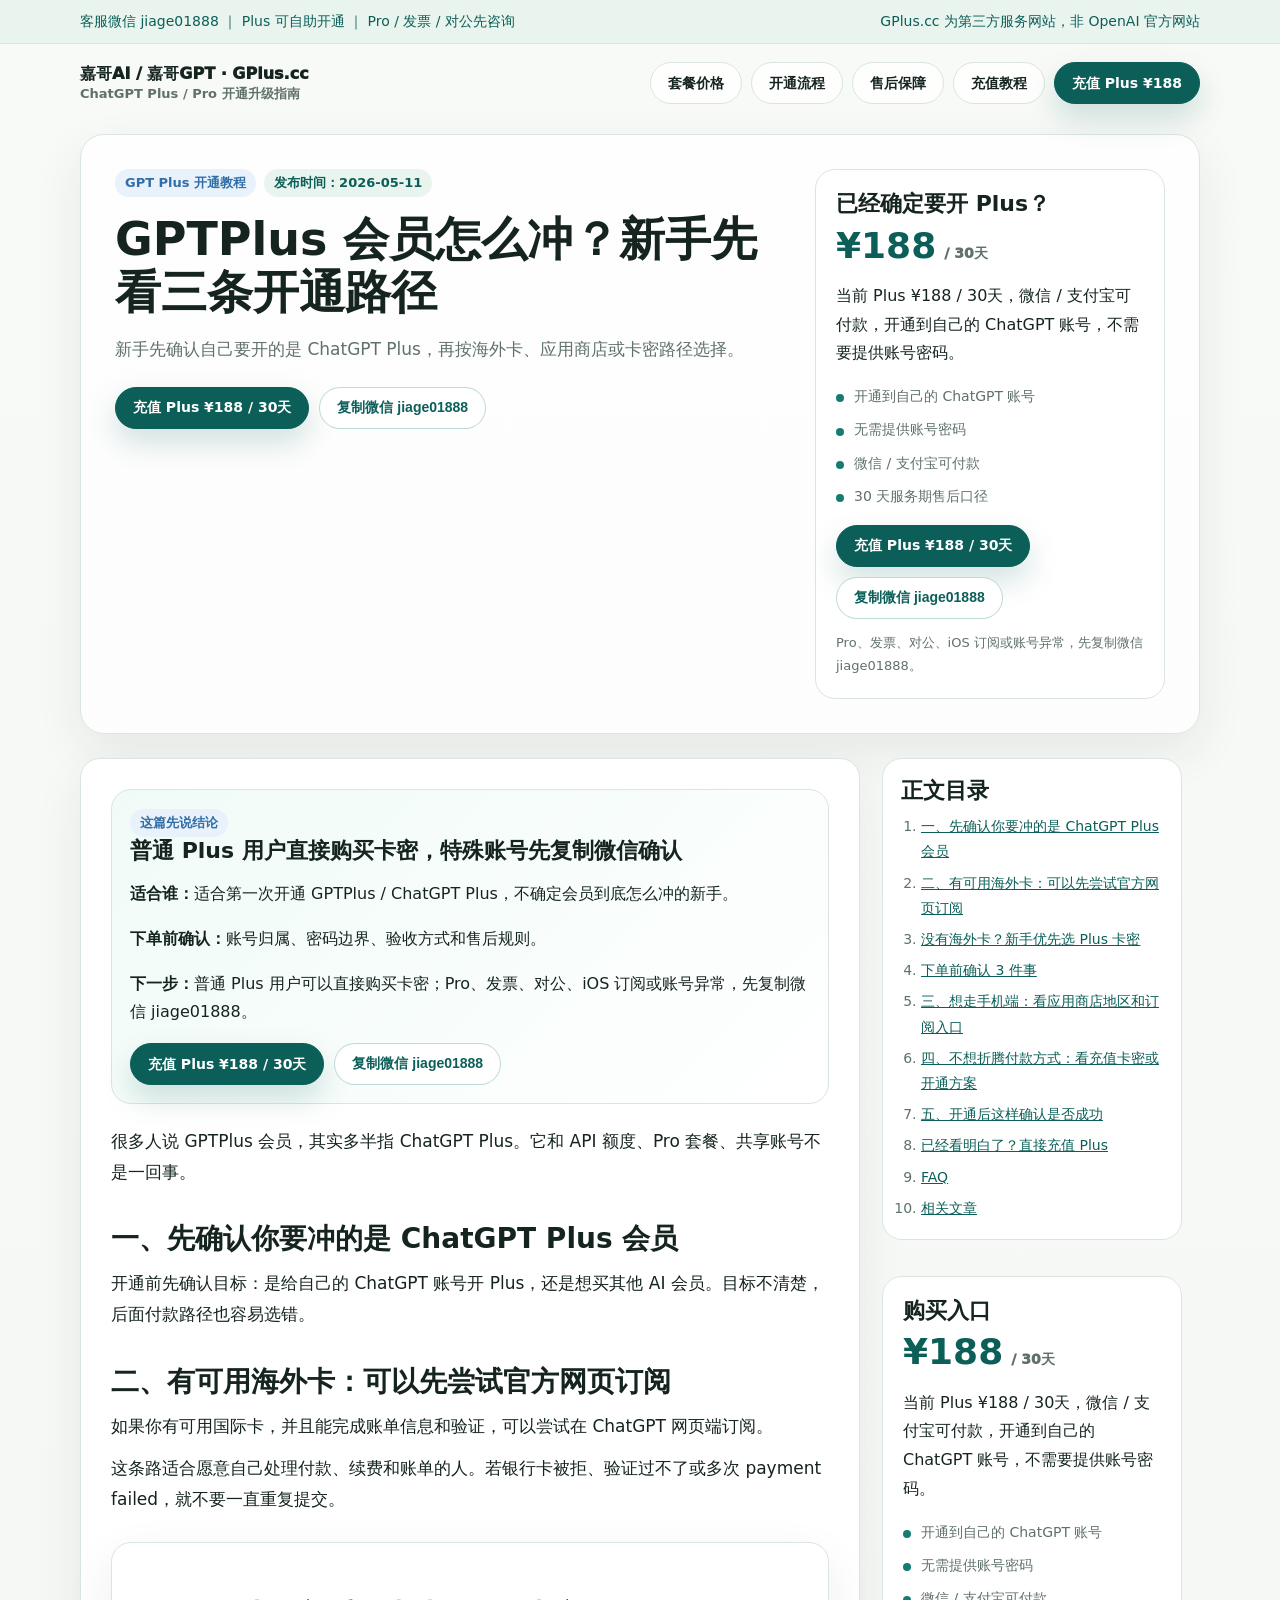
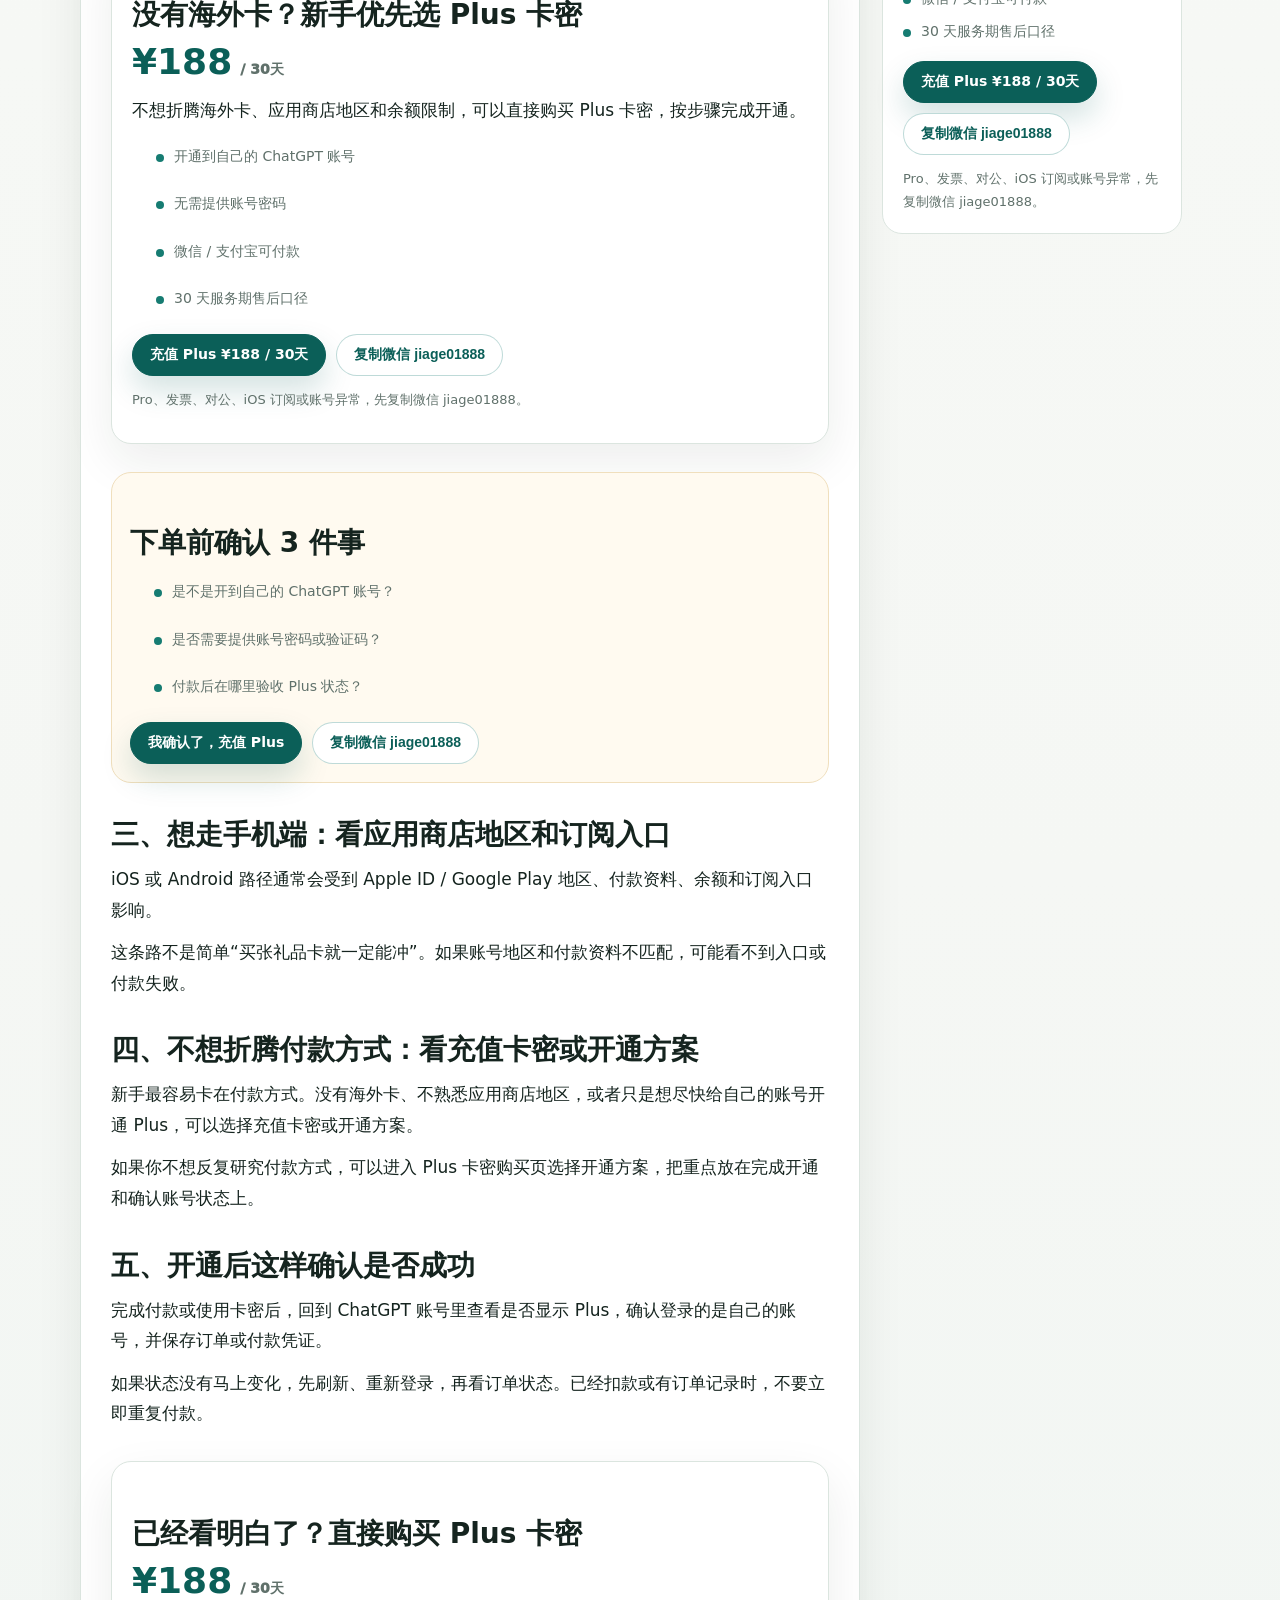
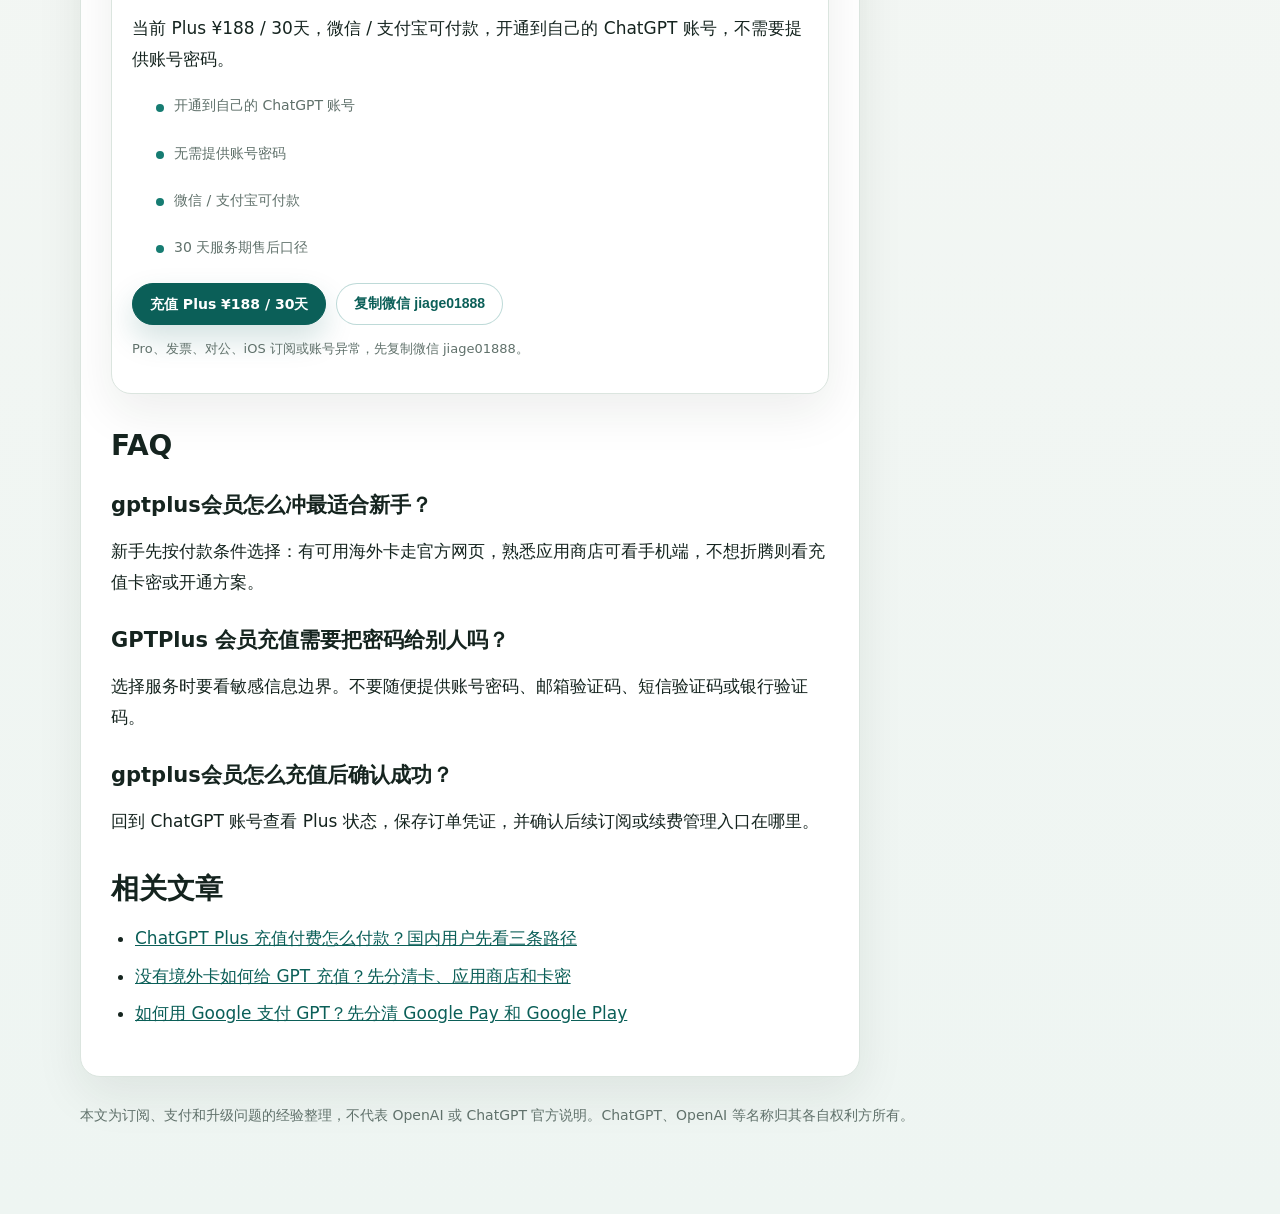
<file: blog/gptplus-huiyuan-zenme-chong.html>
<!DOCTYPE html>
<html lang="zh-CN">
<head>
  <meta charset="UTF-8">
  <meta name="viewport" content="width=device-width, initial-scale=1.0">
  <title>GPTPlus 会员怎么冲？新手先看三条开通路径｜GPlus.cc</title>
  <meta name="description" content="GPTPlus 会员怎么冲？新手可以先分清官方网页、应用商店和充值卡密三条路径，再按付款条件选择开通方式。">
  <meta name="keywords" content="gptplus会员怎么冲,GPlus.cc">
  <link rel="canonical" href="https://www.gplus.cc/blog/gptplus-huiyuan-zenme-chong.html">
  <meta property="og:title" content="GPTPlus 会员怎么冲？新手先看三条开通路径">
  <meta property="og:description" content="GPTPlus 会员怎么冲？新手可以先分清官方网页、应用商店和充值卡密三条路径，再按付款条件选择开通方式。">
  <meta property="og:type" content="article">
  <meta property="og:url" content="https://www.gplus.cc/blog/gptplus-huiyuan-zenme-chong.html">
  <link rel="stylesheet" href="/assets/blog-article.css">
<script type="application/ld+json">
{
  "@context": "https://schema.org",
  "@type": "Article",
  "headline": "GPTPlus 会员怎么冲？新手先看三条开通路径",
  "description": "GPTPlus 会员怎么冲？新手可以先分清官方网页、应用商店和充值卡密三条路径，再按付款条件选择开通方式。",
  "image": ["https://www.gplus.cc/assets/feedback/feedback-trust.jpg"],
  "datePublished": "2026-05-11",
  "dateModified": "2026-06-07",
  "author": {
    "@type": "Organization",
    "name": "GPlus.cc"
  },
  "publisher": {
    "@type": "Organization",
    "name": "GPlus.cc"
  },
  "mainEntityOfPage": {
    "@type": "WebPage",
    "@id": "https://www.gplus.cc/blog/gptplus-huiyuan-zenme-chong.html"
  }
}
  </script>
<script type="application/ld+json">
{
  "@context": "https://schema.org",
  "@type": "FAQPage",
  "mainEntity": [
    {
      "@type": "Question",
      "name": "gptplus会员怎么冲最适合新手？",
      "acceptedAnswer": {
        "@type": "Answer",
        "text": "新手先按付款条件选择：有可用海外卡走官方网页，熟悉应用商店可看手机端，不想折腾则看充值卡密或开通方案。"
      }
    },
    {
      "@type": "Question",
      "name": "GPTPlus 会员充值需要把密码给别人吗？",
      "acceptedAnswer": {
        "@type": "Answer",
        "text": "选择服务时要看敏感信息边界。不要随便提供账号密码、邮箱验证码、短信验证码或银行验证码。"
      }
    },
    {
      "@type": "Question",
      "name": "gptplus会员怎么充值后确认成功？",
      "acceptedAnswer": {
        "@type": "Answer",
        "text": "回到 ChatGPT 账号查看 Plus 状态，保存订单凭证，并确认后续订阅或续费管理入口在哪里。"
      }
    }
  ]
}
  </script>
<script type="application/ld+json">
{"@context":"https://schema.org","@type":"BreadcrumbList","itemListElement":[{"@type":"ListItem","position":1,"name":"GPlus.cc","item":"https://www.gplus.cc/"},{"@type":"ListItem","position":2,"name":"博客","item":"https://www.gplus.cc/blog/"},{"@type":"ListItem","position":3,"name":"GPTPlus 会员怎么冲","item":"https://www.gplus.cc/blog/gptplus-huiyuan-zenme-chong.html"}]}
</script>
<script>
var _hmt = _hmt || [];
(function() {
  var hm = document.createElement("script");
  hm.src = "https://hm.baidu.com/hm.js?7624e9fe7dc435754cb901a6b808a1b1";
  var s = document.getElementsByTagName("script")[0];
  s.parentNode.insertBefore(hm, s);
})();
</script>
<script src="/assets/site-tracking.js" defer></script>
</head>
<body>
  <div class="notice-bar">
    <div class="notice-inner">
      <span>客服微信 jiage01888 ｜ Plus 可自助开通 ｜ Pro / 发票 / 对公先咨询</span>
      <span>GPlus.cc 为第三方服务网站，非 OpenAI 官方网站</span>
    </div>
  </div>

  <header class="site-header">
    <a class="brand" href="/">嘉哥AI / 嘉哥GPT · GPlus.cc<small>ChatGPT Plus / Pro 开通升级指南</small></a>
    <nav class="nav-actions" aria-label="全站导航">
      <a class="nav-link" href="/#plans">套餐价格</a>
      <a class="nav-link" href="/#process">开通流程</a>
      <a class="nav-link" href="/#trust">售后保障</a>
      <a class="nav-link" href="/blog/">充值教程</a>

      <a class="nav-link cta" href="https://fe.dtyuedan.cn/shop/jiage" target="_blank" rel="noopener">充值 Plus ¥188</a>
    </nav>
  </header>

  <main class="article-shell">
    <section class="article-hero">
      <div>
        <div class="article-kicker">
          <span class="tag blue">GPT Plus 开通教程</span>
          <span class="tag">发布时间：2026-05-11</span>
        </div>
        <h1>GPTPlus 会员怎么冲？新手先看三条开通路径</h1>
        <p class="article-summary">新手先确认自己要开的是 ChatGPT Plus，再按海外卡、应用商店或卡密路径选择。</p>
        <div class="hero-actions">
          <a class="btn btn-primary" href="https://fe.dtyuedan.cn/shop/jiage" target="_blank" rel="noopener">充值 Plus ¥188 / 30天</a>
          <button class="btn btn-secondary" type="button" data-copy-wx>复制微信 jiage01888</button>

        </div>
      </div>

    <section class="purchase-card compact">
      <h2>已经确定要开 Plus？</h2>
      <p class="price-line"><strong>¥188</strong><span>/ 30天</span></p>
      <p>当前 Plus ¥188 / 30天，微信 / 支付宝可付款，开通到自己的 ChatGPT 账号，不需要提供账号密码。</p>
      <ul class="check-list">
        <li>开通到自己的 ChatGPT 账号</li>
        <li>无需提供账号密码</li>
        <li>微信 / 支付宝可付款</li>
        <li>30 天服务期售后口径</li>
      </ul>
      <div class="card-actions">
        <a class="btn btn-primary" href="https://fe.dtyuedan.cn/shop/jiage" target="_blank" rel="noopener">充值 Plus ¥188 / 30天</a>
        <button class="btn btn-secondary" type="button" data-copy-wx>复制微信 jiage01888</button>
      </div>
      <p class="card-note">Pro、发票、对公、iOS 订阅或账号异常，先复制微信 jiage01888。</p>
    </section>
    </section>

    <section class="article-grid">
      <article class="article-main">

    <section class="conclusion-card">
      <span class="tag blue">这篇先说结论</span>
      <h2>普通 Plus 用户直接购买卡密，特殊账号先复制微信确认</h2>
      <p><strong>适合谁：</strong>适合第一次开通 GPTPlus / ChatGPT Plus，不确定会员到底怎么冲的新手。</p>
      <p><strong>下单前确认：</strong>账号归属、密码边界、验收方式和售后规则。</p>
      <p><strong>下一步：</strong>普通 Plus 用户可以直接购买卡密；Pro、发票、对公、iOS 订阅或账号异常，先复制微信 jiage01888。</p>
      <div class="card-actions">
        <a class="btn btn-primary" href="https://fe.dtyuedan.cn/shop/jiage" target="_blank" rel="noopener">充值 Plus ¥188 / 30天</a>
        <button class="btn btn-secondary" type="button" data-copy-wx>复制微信 jiage01888</button>
      </div>
    </section>
        <div class="article-body">
<p>很多人说 GPTPlus 会员，其实多半指 ChatGPT Plus。它和 API 额度、Pro 套餐、共享账号不是一回事。</p>

      <h2 id="section-1">一、先确认你要冲的是 ChatGPT Plus 会员</h2>
      <p>开通前先确认目标：是给自己的 ChatGPT 账号开 Plus，还是想买其他 AI 会员。目标不清楚，后面付款路径也容易选错。</p>

      <h2 id="section-2">二、有可用海外卡：可以先尝试官方网页订阅</h2>
      <p>如果你有可用国际卡，并且能完成账单信息和验证，可以尝试在 ChatGPT 网页端订阅。</p>
      <p>这条路适合愿意自己处理付款、续费和账单的人。若银行卡被拒、验证过不了或多次 payment failed，就不要一直重复提交。</p>

      <div class="inline-purchase">
    <section class="purchase-card">
      <h2 id="section-3">没有海外卡？新手优先选 Plus 卡密</h2>
      <p class="price-line"><strong>¥188</strong><span>/ 30天</span></p>
      <p>不想折腾海外卡、应用商店地区和余额限制，可以直接购买 Plus 卡密，按步骤完成开通。</p>
      <ul class="check-list">
        <li>开通到自己的 ChatGPT 账号</li>
        <li>无需提供账号密码</li>
        <li>微信 / 支付宝可付款</li>
        <li>30 天服务期售后口径</li>
      </ul>
      <div class="card-actions">
        <a class="btn btn-primary" href="https://fe.dtyuedan.cn/shop/jiage" target="_blank" rel="noopener">充值 Plus ¥188 / 30天</a>
        <button class="btn btn-secondary" type="button" data-copy-wx>复制微信 jiage01888</button>
      </div>
      <p class="card-note">Pro、发票、对公、iOS 订阅或账号异常，先复制微信 jiage01888。</p>
    </section></div>
    <section class="risk-card">
      <h2 id="section-4">下单前确认 3 件事</h2>
      <ul class="risk-list">
        <li>是不是开到自己的 ChatGPT 账号？</li>
        <li>是否需要提供账号密码或验证码？</li>
        <li>付款后在哪里验收 Plus 状态？</li>
      </ul>
      <div class="card-actions">
        <a class="btn btn-primary" href="https://fe.dtyuedan.cn/shop/jiage" target="_blank" rel="noopener">我确认了，充值 Plus</a>
        <button class="btn btn-secondary" type="button" data-copy-wx>复制微信 jiage01888</button>
      </div>
    </section><h2 id="section-5">三、想走手机端：看应用商店地区和订阅入口</h2>
      <p>iOS 或 Android 路径通常会受到 Apple ID / Google Play 地区、付款资料、余额和订阅入口影响。</p>
      <p>这条路不是简单“买张礼品卡就一定能冲”。如果账号地区和付款资料不匹配，可能看不到入口或付款失败。</p>

      <h2 id="section-6">四、不想折腾付款方式：看充值卡密或开通方案</h2>
      <p>新手最容易卡在付款方式。没有海外卡、不熟悉应用商店地区，或者只是想尽快给自己的账号开通 Plus，可以选择充值卡密或开通方案。</p>
      <p>如果你不想反复研究付款方式，可以进入 Plus 卡密购买页选择开通方案，把重点放在完成开通和确认账号状态上。</p>

      <h2 id="section-7">五、开通后这样确认是否成功</h2>
      <p>完成付款或使用卡密后，回到 ChatGPT 账号里查看是否显示 Plus，确认登录的是自己的账号，并保存订单或付款凭证。</p>
      <p>如果状态没有马上变化，先刷新、重新登录，再看订单状态。已经扣款或有订单记录时，不要立即重复付款。</p>
      <div class="bottom-purchase">
    <section class="purchase-card">
      <h2 id="section-8">已经看明白了？直接购买 Plus 卡密</h2>
      <p class="price-line"><strong>¥188</strong><span>/ 30天</span></p>
      <p>当前 Plus ¥188 / 30天，微信 / 支付宝可付款，开通到自己的 ChatGPT 账号，不需要提供账号密码。</p>
      <ul class="check-list">
        <li>开通到自己的 ChatGPT 账号</li>
        <li>无需提供账号密码</li>
        <li>微信 / 支付宝可付款</li>
        <li>30 天服务期售后口径</li>
      </ul>
      <div class="card-actions">
        <a class="btn btn-primary" href="https://fe.dtyuedan.cn/shop/jiage" target="_blank" rel="noopener">充值 Plus ¥188 / 30天</a>
        <button class="btn btn-secondary" type="button" data-copy-wx>复制微信 jiage01888</button>
      </div>
      <p class="card-note">Pro、发票、对公、iOS 订阅或账号异常，先复制微信 jiage01888。</p>
    </section></div><h2 id="section-9">FAQ</h2>
      <h3>gptplus会员怎么冲最适合新手？</h3>
      <p>新手先按付款条件选择：有可用海外卡走官方网页，熟悉应用商店可看手机端，不想折腾则看充值卡密或开通方案。</p>
      <h3>GPTPlus 会员充值需要把密码给别人吗？</h3>
      <p>选择服务时要看敏感信息边界。不要随便提供账号密码、邮箱验证码、短信验证码或银行验证码。</p>
      <h3>gptplus会员怎么充值后确认成功？</h3>
      <p>回到 ChatGPT 账号查看 Plus 状态，保存订单凭证，并确认后续订阅或续费管理入口在哪里。</p>
      <h2 id="section-10">相关文章</h2>
      <ul>
        <li><a href="https://www.gplus.cc/blog/chatgptplus-chongzhi-fufei.html">ChatGPT Plus 充值付费怎么付款？国内用户先看三条路径</a></li>
        <li><a href="https://www.gplus.cc/blog/meiyou-jingwaika-gpt-chongzhi.html">没有境外卡如何给 GPT 充值？先分清卡、应用商店和卡密</a></li>
        <li><a href="https://www.gplus.cc/blog/google-pay-gpt.html">如何用 Google 支付 GPT？先分清 Google Pay 和 Google Play</a></li>
      </ul>
        </div>
      </article>
      <aside class="article-sidebar">

    <nav class="article-toc" aria-label="正文目录">
      <h2>正文目录</h2>
      <ol><li><a href="#section-1">一、先确认你要冲的是 ChatGPT Plus 会员</a></li><li><a href="#section-2">二、有可用海外卡：可以先尝试官方网页订阅</a></li><li><a href="#section-3">没有海外卡？新手优先选 Plus 卡密</a></li><li><a href="#section-4">下单前确认 3 件事</a></li><li><a href="#section-5">三、想走手机端：看应用商店地区和订阅入口</a></li><li><a href="#section-6">四、不想折腾付款方式：看充值卡密或开通方案</a></li><li><a href="#section-7">五、开通后这样确认是否成功</a></li><li><a href="#section-8">已经看明白了？直接充值 Plus</a></li><li><a href="#section-9">FAQ</a></li><li><a href="#section-10">相关文章</a></li></ol>
    </nav>

    <section class="purchase-card compact">
      <h2>购买入口</h2>
      <p class="price-line"><strong>¥188</strong><span>/ 30天</span></p>
      <p>当前 Plus ¥188 / 30天，微信 / 支付宝可付款，开通到自己的 ChatGPT 账号，不需要提供账号密码。</p>
      <ul class="check-list">
        <li>开通到自己的 ChatGPT 账号</li>
        <li>无需提供账号密码</li>
        <li>微信 / 支付宝可付款</li>
        <li>30 天服务期售后口径</li>
      </ul>
      <div class="card-actions">
        <a class="btn btn-primary" href="https://fe.dtyuedan.cn/shop/jiage" target="_blank" rel="noopener">充值 Plus ¥188 / 30天</a>
        <button class="btn btn-secondary" type="button" data-copy-wx>复制微信 jiage01888</button>
      </div>
      <p class="card-note">Pro、发票、对公、iOS 订阅或账号异常，先复制微信 jiage01888。</p>
    </section>
      </aside>
    </section>
    <p class="footer-note">本文为订阅、支付和升级问题的经验整理，不代表 OpenAI 或 ChatGPT 官方说明。ChatGPT、OpenAI 等名称归其各自权利方所有。</p>
  </main>

  <div class="mobile-cta" aria-label="移动端快速购买入口">
    <div>
      <strong>Plus ¥188 / 30天</strong>
      <span>自己账号｜无需密码</span>
    </div>
    <div class="mobile-cta-actions">
      <a class="btn btn-primary" href="https://fe.dtyuedan.cn/shop/jiage" target="_blank" rel="noopener">充值 Plus</a>
      <button class="btn btn-secondary" type="button" data-copy-wx>微信</button>
    </div>
  </div>
  <div class="toast" id="toast" role="status" aria-live="polite"></div>
  <script src="/assets/blog-article.js"></script>
</body>
</html>
</file>
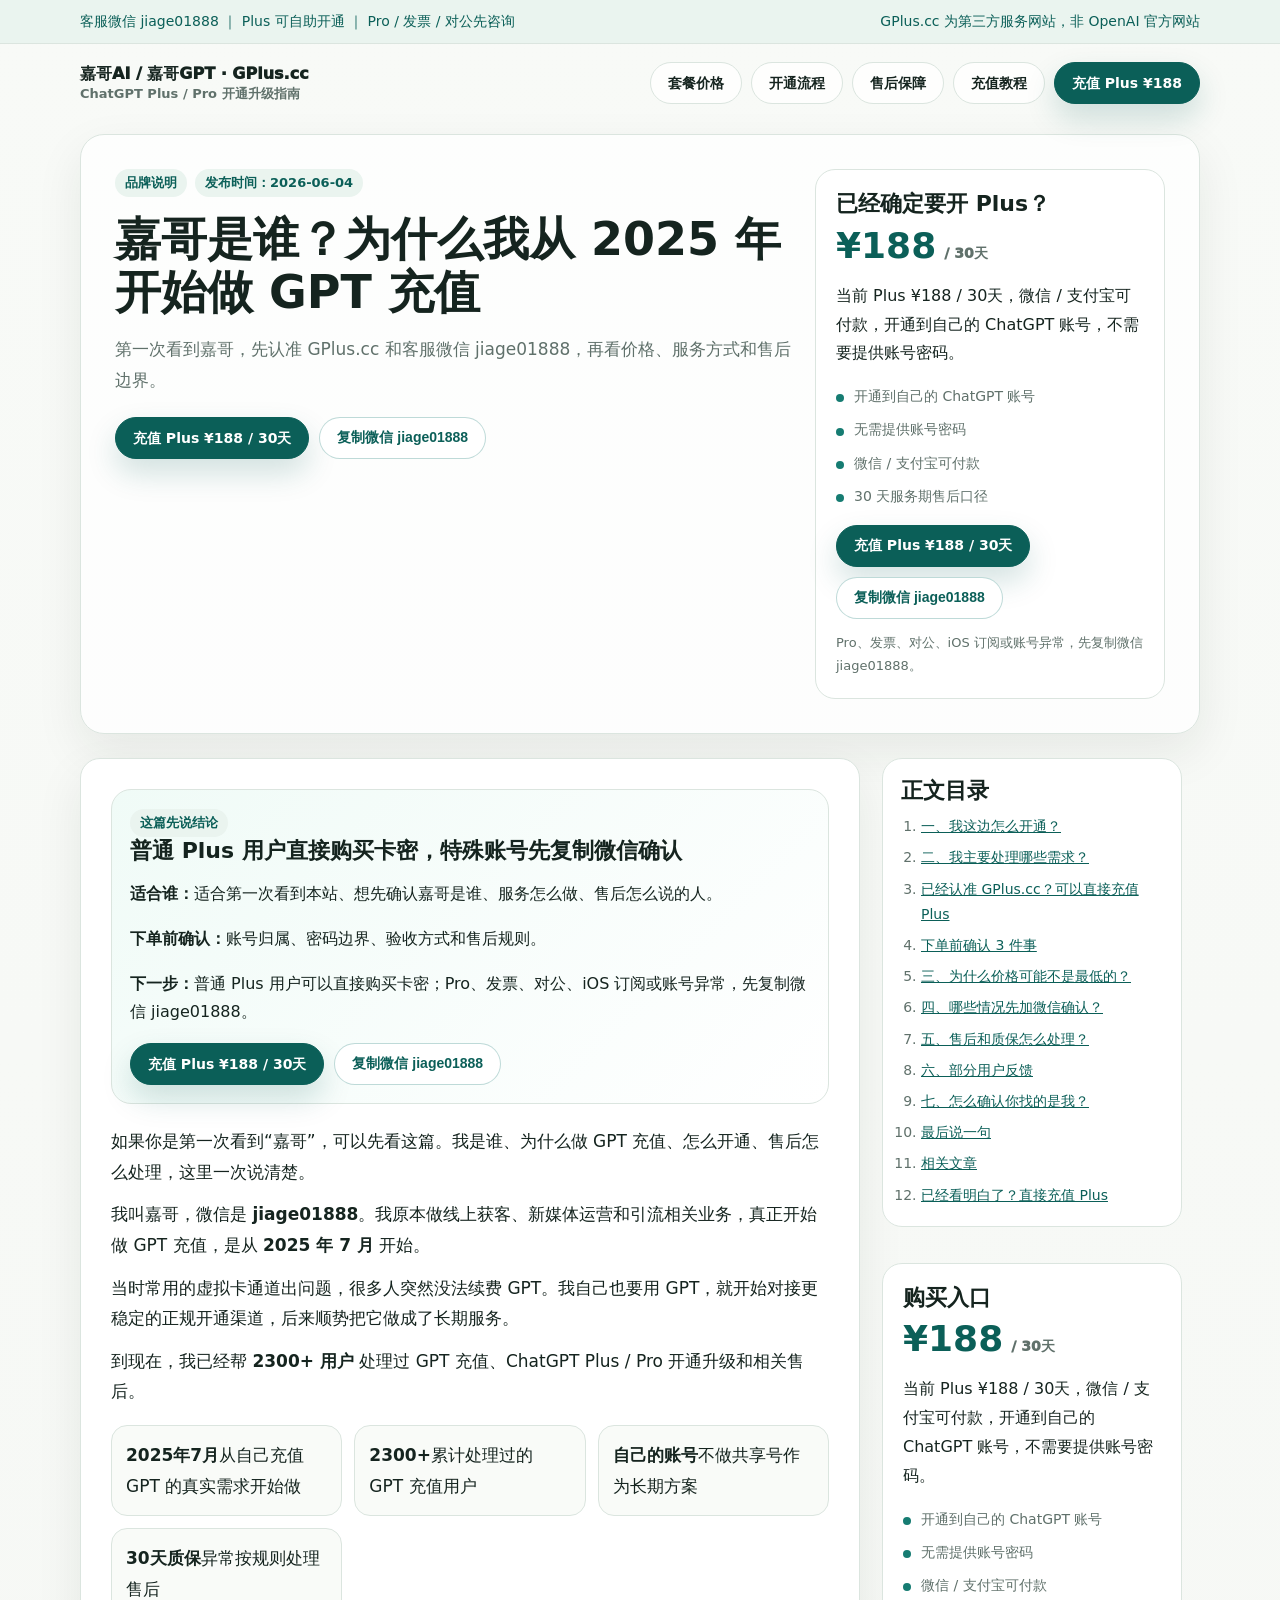
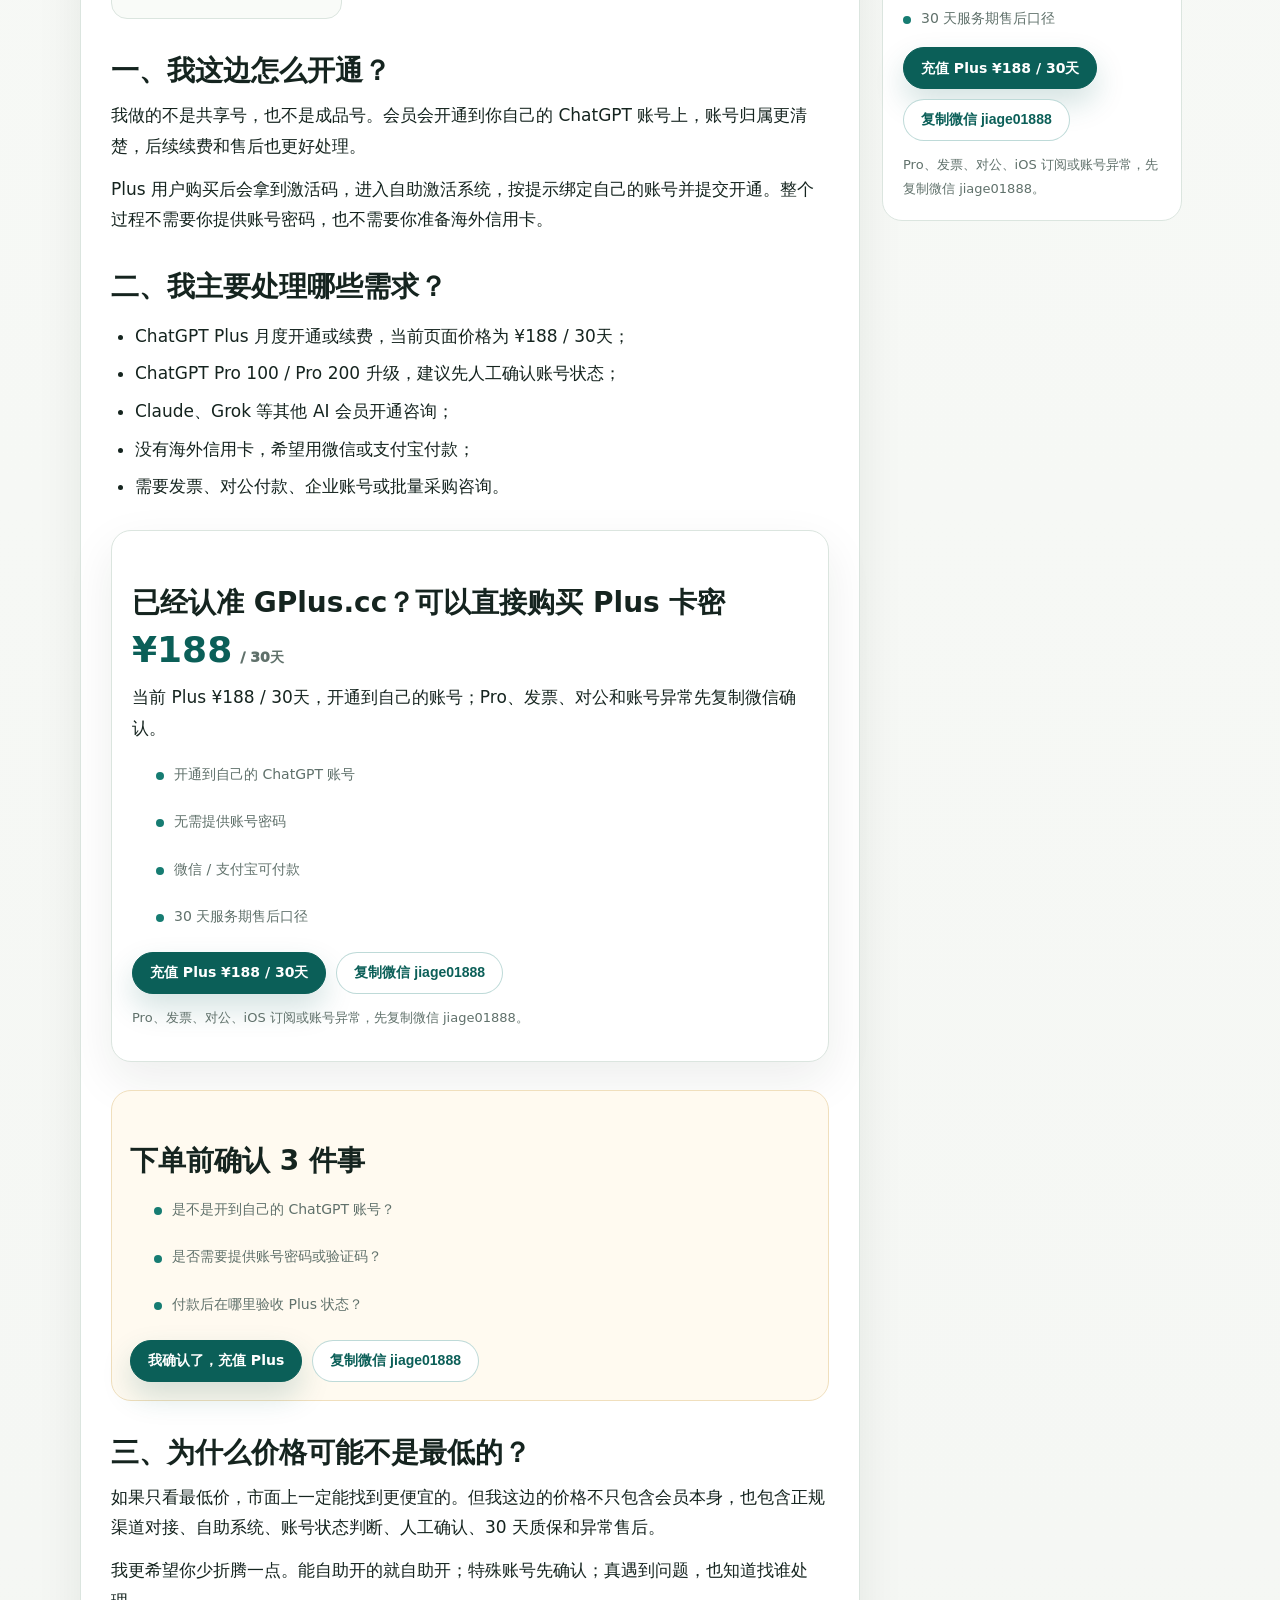
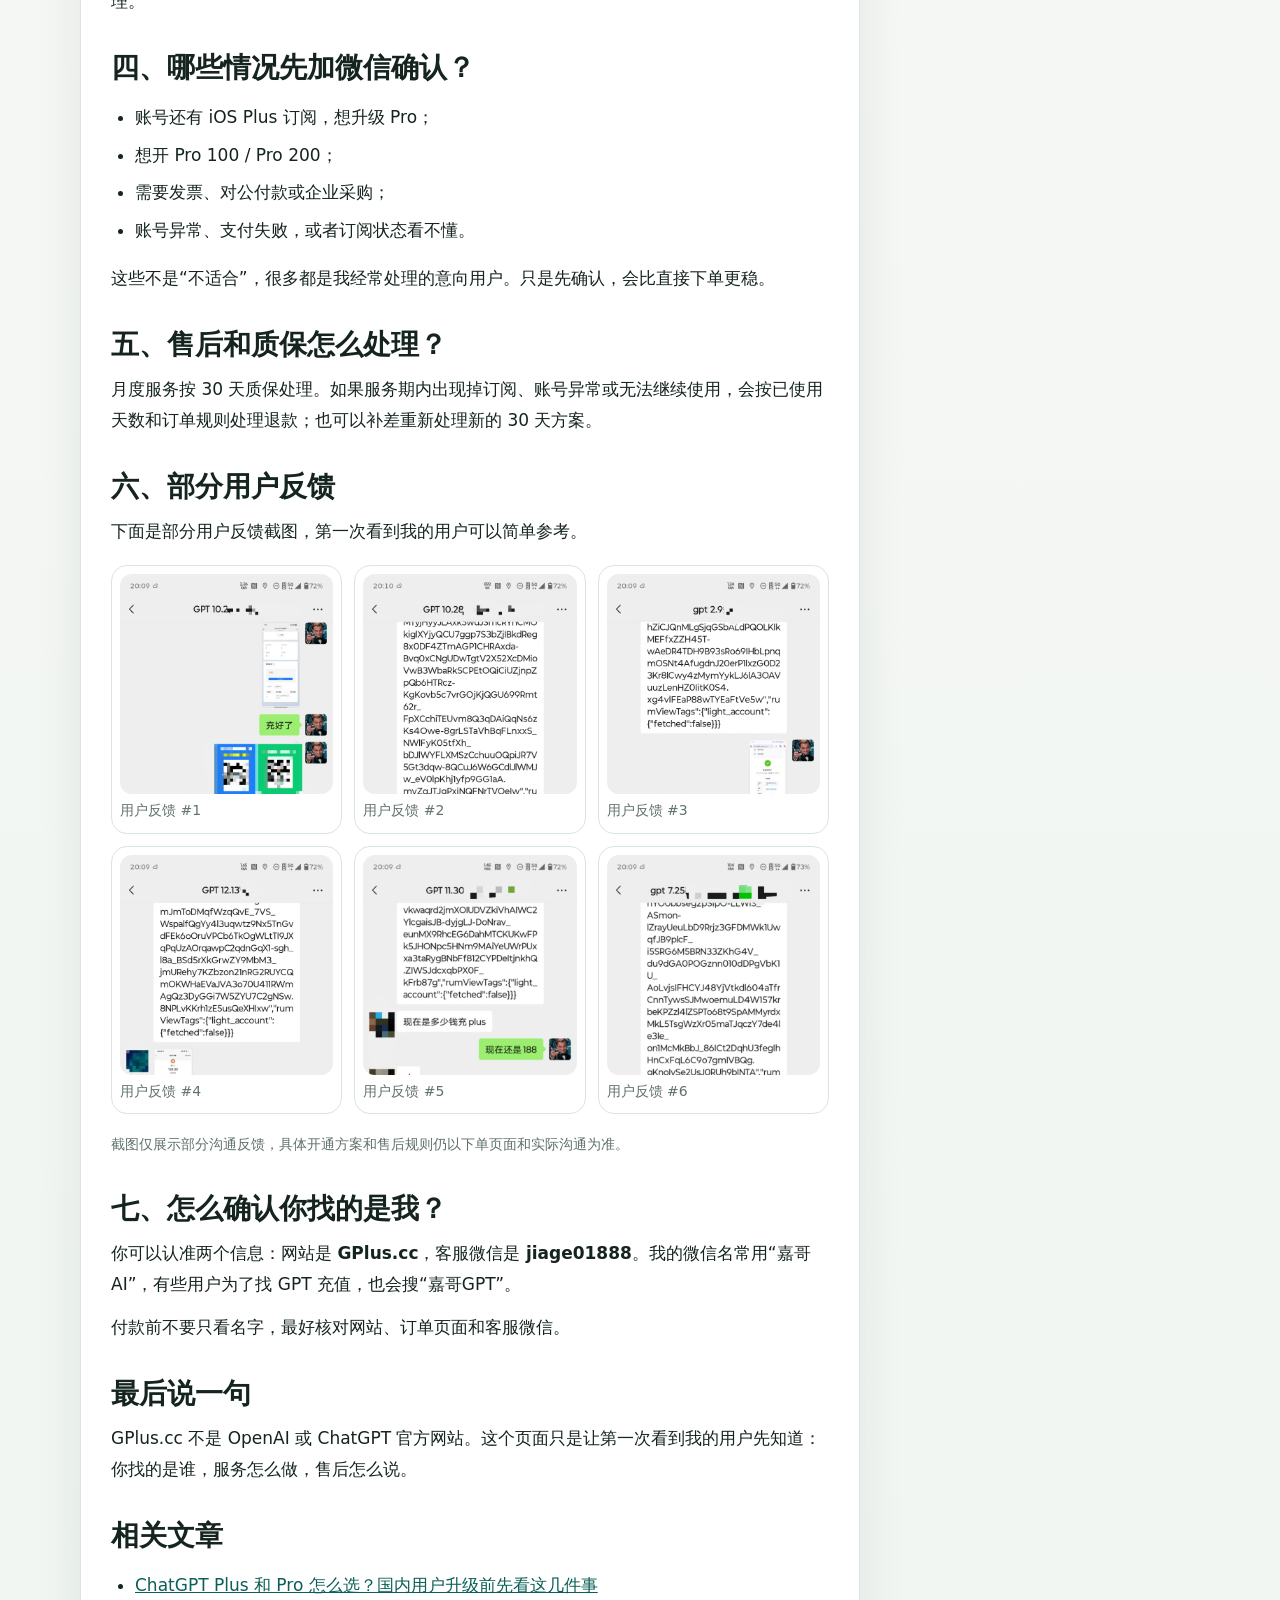
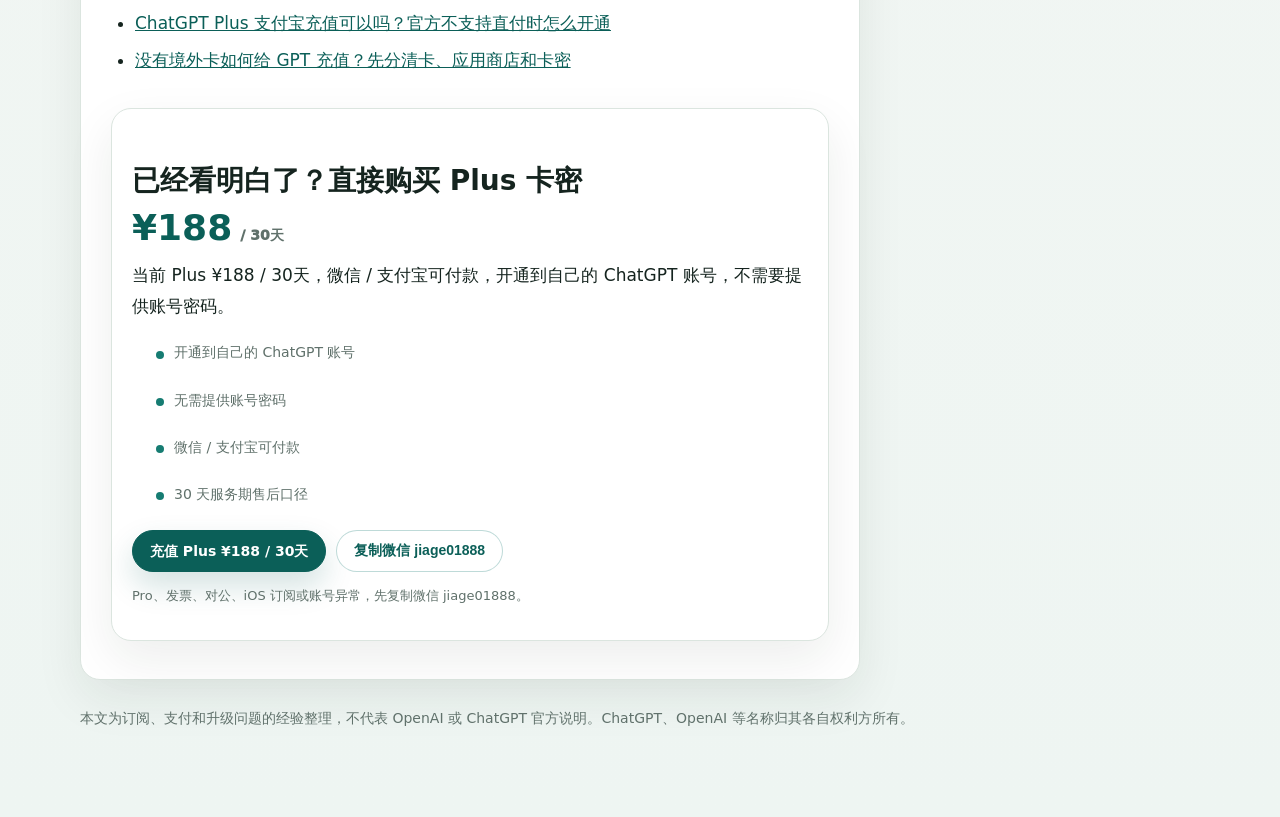
<file: blog/jiage-ai-gpt.html>
<!DOCTYPE html>
<html lang="zh-CN">
<head>
  <meta charset="UTF-8">
  <meta name="viewport" content="width=device-width, initial-scale=1.0">
  <title>嘉哥是谁？为什么我从 2025 年开始做 GPT 充值｜GPlus.cc</title>
  <meta name="description" content="嘉哥是谁？2025年7月野卡等虚拟卡通道出问题后，我开始帮国内用户处理 GPT 充值、ChatGPT Plus / Pro 升级，累计服务 2300+ 用户。">
  <meta name="keywords" content="嘉哥是谁,嘉哥GPT,嘉哥AI,GPT充值,ChatGPT Plus充值,ChatGPT Pro升级">
  <link rel="canonical" href="https://www.gplus.cc/blog/jiage-ai-gpt.html">
  <meta property="og:title" content="嘉哥是谁？为什么我从 2025 年开始做 GPT 充值">
  <meta property="og:description" content="从自己充值 GPT 到帮 2300+ 用户处理 Plus / Pro 开通，讲清服务方式、价格和售后。">
  <meta property="og:type" content="article">
  <meta property="og:url" content="https://www.gplus.cc/blog/jiage-ai-gpt.html">
  <link rel="stylesheet" href="/assets/blog-article.css">
<script type="application/ld+json">
{
  "@context": "https://schema.org",
  "@type": "Article",
  "headline": "嘉哥是谁？为什么我从 2025 年开始做 GPT 充值",
  "description": "2025年7月野卡等虚拟卡通道出问题后，嘉哥开始帮国内用户处理 GPT 充值、ChatGPT Plus / Pro 升级，累计服务 2300+ 用户。",
  "image": ["https://www.gplus.cc/assets/feedback/feedback-trust.jpg"],
  "datePublished": "2026-06-04",
  "dateModified": "2026-06-07",
  "author": {"@type": "Person", "name": "嘉哥"},
  "publisher": {"@type": "Organization", "name": "GPlus.cc"},
  "mainEntityOfPage": {"@type": "WebPage", "@id": "https://www.gplus.cc/blog/jiage-ai-gpt.html"}
}
</script>
<script type="application/ld+json">
{
  "@context": "https://schema.org",
  "@type": "FAQPage",
  "mainEntity": [
    {
      "@type": "Question",
      "name": "嘉哥是谁？",
      "acceptedAnswer": {"@type": "Answer", "text": "嘉哥做过多年线上获客和新媒体运营。2025年7月野卡等虚拟卡通道出问题后，开始帮国内用户处理 GPT 充值、ChatGPT Plus / Pro 升级，以及 Claude、Grok 等 AI 会员开通咨询。"}
    },
    {
      "@type": "Question",
      "name": "开通需要提供账号密码或信用卡吗？",
      "acceptedAnswer": {"@type": "Answer", "text": "不需要提供账号密码，也不需要用户准备海外信用卡。Plus 购买后进入自助激活系统，按页面提示绑定自己的账号完成开通；Pro、Claude、Grok、发票和对公需求建议先联系人工确认。"}
    },
    {
      "@type": "Question",
      "name": "为什么价格可能比一些低价同行贵？",
      "acceptedAnswer": {"@type": "Answer", "text": "价格里不只包含会员本身，也包含国内付款对接、账号状态判断、开通流程、人工确认、30天质保和异常售后处理成本。"}
    },
    {
      "@type": "Question",
      "name": "嘉哥是 ChatGPT 官方吗？",
      "acceptedAnswer": {"@type": "Answer", "text": "不是。GPlus.cc 和嘉哥是第三方数字服务网站，与 OpenAI 或 ChatGPT 官方无隶属关系。"}
    }
  ]
}
</script>
<script type="application/ld+json">
{"@context":"https://schema.org","@type":"BreadcrumbList","itemListElement":[{"@type":"ListItem","position":1,"name":"GPlus.cc","item":"https://www.gplus.cc/"},{"@type":"ListItem","position":2,"name":"博客","item":"https://www.gplus.cc/blog/"},{"@type":"ListItem","position":3,"name":"嘉哥是谁","item":"https://www.gplus.cc/blog/jiage-ai-gpt.html"}]}
</script>
<script>
var _hmt = _hmt || [];
(function() {
  var hm = document.createElement("script");
  hm.src = "https://hm.baidu.com/hm.js?7624e9fe7dc435754cb901a6b808a1b1";
  var s = document.getElementsByTagName("script")[0];
  s.parentNode.insertBefore(hm, s);
})();
</script>
<script src="/assets/site-tracking.js" defer></script>
</head>
<body>
  <div class="notice-bar">
    <div class="notice-inner">
      <span>客服微信 jiage01888 ｜ Plus 可自助开通 ｜ Pro / 发票 / 对公先咨询</span>
      <span>GPlus.cc 为第三方服务网站，非 OpenAI 官方网站</span>
    </div>
  </div>

  <header class="site-header">
    <a class="brand" href="/">嘉哥AI / 嘉哥GPT · GPlus.cc<small>ChatGPT Plus / Pro 开通升级指南</small></a>
    <nav class="nav-actions" aria-label="全站导航">
      <a class="nav-link" href="/#plans">套餐价格</a>
      <a class="nav-link" href="/#process">开通流程</a>
      <a class="nav-link" href="/#trust">售后保障</a>
      <a class="nav-link" href="/blog/">充值教程</a>

      <a class="nav-link cta" href="https://fe.dtyuedan.cn/shop/jiage" target="_blank" rel="noopener">充值 Plus ¥188</a>
    </nav>
  </header>

  <main class="article-shell">
    <section class="article-hero">
      <div>
        <div class="article-kicker">
          <span class="tag ">品牌说明</span>
          <span class="tag">发布时间：2026-06-04</span>
        </div>
        <h1>嘉哥是谁？为什么我从 2025 年开始做 GPT 充值</h1>
        <p class="article-summary">第一次看到嘉哥，先认准 GPlus.cc 和客服微信 jiage01888，再看价格、服务方式和售后边界。</p>
        <div class="hero-actions">
          <a class="btn btn-primary" href="https://fe.dtyuedan.cn/shop/jiage" target="_blank" rel="noopener">充值 Plus ¥188 / 30天</a>
          <button class="btn btn-secondary" type="button" data-copy-wx>复制微信 jiage01888</button>

        </div>
      </div>

    <section class="purchase-card compact">
      <h2>已经确定要开 Plus？</h2>
      <p class="price-line"><strong>¥188</strong><span>/ 30天</span></p>
      <p>当前 Plus ¥188 / 30天，微信 / 支付宝可付款，开通到自己的 ChatGPT 账号，不需要提供账号密码。</p>
      <ul class="check-list">
        <li>开通到自己的 ChatGPT 账号</li>
        <li>无需提供账号密码</li>
        <li>微信 / 支付宝可付款</li>
        <li>30 天服务期售后口径</li>
      </ul>
      <div class="card-actions">
        <a class="btn btn-primary" href="https://fe.dtyuedan.cn/shop/jiage" target="_blank" rel="noopener">充值 Plus ¥188 / 30天</a>
        <button class="btn btn-secondary" type="button" data-copy-wx>复制微信 jiage01888</button>
      </div>
      <p class="card-note">Pro、发票、对公、iOS 订阅或账号异常，先复制微信 jiage01888。</p>
    </section>
    </section>

    <section class="article-grid">
      <article class="article-main">

    <section class="conclusion-card">
      <span class="tag ">这篇先说结论</span>
      <h2>普通 Plus 用户直接购买卡密，特殊账号先复制微信确认</h2>
      <p><strong>适合谁：</strong>适合第一次看到本站、想先确认嘉哥是谁、服务怎么做、售后怎么说的人。</p>
      <p><strong>下单前确认：</strong>账号归属、密码边界、验收方式和售后规则。</p>
      <p><strong>下一步：</strong>普通 Plus 用户可以直接购买卡密；Pro、发票、对公、iOS 订阅或账号异常，先复制微信 jiage01888。</p>
      <div class="card-actions">
        <a class="btn btn-primary" href="https://fe.dtyuedan.cn/shop/jiage" target="_blank" rel="noopener">充值 Plus ¥188 / 30天</a>
        <button class="btn btn-secondary" type="button" data-copy-wx>复制微信 jiage01888</button>
      </div>
    </section>
        <div class="article-body">
<p>如果你是第一次看到“嘉哥”，可以先看这篇。我是谁、为什么做 GPT 充值、怎么开通、售后怎么处理，这里一次说清楚。</p>
    <p>我叫嘉哥，微信是 <strong>jiage01888</strong>。我原本做线上获客、新媒体运营和引流相关业务，真正开始做 GPT 充值，是从 <strong>2025 年 7 月</strong> 开始。</p>
    <p>当时常用的虚拟卡通道出问题，很多人突然没法续费 GPT。我自己也要用 GPT，就开始对接更稳定的正规开通渠道，后来顺势把它做成了长期服务。</p>
    <p>到现在，我已经帮 <strong>2300+ 用户</strong> 处理过 GPT 充值、ChatGPT Plus / Pro 开通升级和相关售后。</p>

    <div class="trust-strip" aria-label="服务概况">
      <div class="trust-item"><strong>2025年7月</strong><span>从自己充值 GPT 的真实需求开始做</span></div>
      <div class="trust-item"><strong>2300+</strong><span>累计处理过的 GPT 充值用户</span></div>
      <div class="trust-item"><strong>自己的账号</strong><span>不做共享号作为长期方案</span></div>
      <div class="trust-item"><strong>30天质保</strong><span>异常按规则处理售后</span></div>
    </div>

    <h2 id="section-1">一、我这边怎么开通？</h2>
    <p>我做的不是共享号，也不是成品号。会员会开通到你自己的 ChatGPT 账号上，账号归属更清楚，后续续费和售后也更好处理。</p>
    <p>Plus 用户购买后会拿到激活码，进入自助激活系统，按提示绑定自己的账号并提交开通。整个过程不需要你提供账号密码，也不需要你准备海外信用卡。</p>

    <h2 id="section-2">二、我主要处理哪些需求？</h2>
    <ul>
      <li>ChatGPT Plus 月度开通或续费，当前页面价格为 ¥188 / 30天；</li>
      <li>ChatGPT Pro 100 / Pro 200 升级，建议先人工确认账号状态；</li>
      <li>Claude、Grok 等其他 AI 会员开通咨询；</li>
      <li>没有海外信用卡，希望用微信或支付宝付款；</li>
      <li>需要发票、对公付款、企业账号或批量采购咨询。</li>
    </ul>

    <div class="inline-purchase">
    <section class="purchase-card">
      <h2 id="section-3">已经认准 GPlus.cc？可以直接购买 Plus 卡密</h2>
      <p class="price-line"><strong>¥188</strong><span>/ 30天</span></p>
      <p>当前 Plus ¥188 / 30天，开通到自己的账号；Pro、发票、对公和账号异常先复制微信确认。</p>
      <ul class="check-list">
        <li>开通到自己的 ChatGPT 账号</li>
        <li>无需提供账号密码</li>
        <li>微信 / 支付宝可付款</li>
        <li>30 天服务期售后口径</li>
      </ul>
      <div class="card-actions">
        <a class="btn btn-primary" href="https://fe.dtyuedan.cn/shop/jiage" target="_blank" rel="noopener">充值 Plus ¥188 / 30天</a>
        <button class="btn btn-secondary" type="button" data-copy-wx>复制微信 jiage01888</button>
      </div>
      <p class="card-note">Pro、发票、对公、iOS 订阅或账号异常，先复制微信 jiage01888。</p>
    </section></div>
    <section class="risk-card">
      <h2 id="section-4">下单前确认 3 件事</h2>
      <ul class="risk-list">
        <li>是不是开到自己的 ChatGPT 账号？</li>
        <li>是否需要提供账号密码或验证码？</li>
        <li>付款后在哪里验收 Plus 状态？</li>
      </ul>
      <div class="card-actions">
        <a class="btn btn-primary" href="https://fe.dtyuedan.cn/shop/jiage" target="_blank" rel="noopener">我确认了，充值 Plus</a>
        <button class="btn btn-secondary" type="button" data-copy-wx>复制微信 jiage01888</button>
      </div>
    </section><h2 id="section-5">三、为什么价格可能不是最低的？</h2>
    <p>如果只看最低价，市面上一定能找到更便宜的。但我这边的价格不只包含会员本身，也包含正规渠道对接、自助系统、账号状态判断、人工确认、30 天质保和异常售后。</p>
    <p>我更希望你少折腾一点。能自助开的就自助开；特殊账号先确认；真遇到问题，也知道找谁处理。</p>

    <h2 id="section-6">四、哪些情况先加微信确认？</h2>
    <ul>
      <li>账号还有 iOS Plus 订阅，想升级 Pro；</li>
      <li>想开 Pro 100 / Pro 200；</li>
      <li>需要发票、对公付款或企业采购；</li>
      <li>账号异常、支付失败，或者订阅状态看不懂。</li>
    </ul>
    <p>这些不是“不适合”，很多都是我经常处理的意向用户。只是先确认，会比直接下单更稳。</p>

    <h2 id="section-7">五、售后和质保怎么处理？</h2>
    <p>月度服务按 30 天质保处理。如果服务期内出现掉订阅、账号异常或无法继续使用，会按已使用天数和订单规则处理退款；也可以补差重新处理新的 30 天方案。</p>

    <h2 id="section-8">六、部分用户反馈</h2>
    <p>下面是部分用户反馈截图，第一次看到我的用户可以简单参考。</p>
    <div class="feedback-grid" aria-label="近期部分用户反馈截图">
      <a class="feedback-card" href="../客户案例 1.jpg" target="_blank" rel="noopener"><img src="../客户案例 1.jpg" alt="用户开通反馈截图 1"><span class="feedback-caption">用户反馈 #1</span></a>
      <a class="feedback-card" href="../客户案例 2.jpg" target="_blank" rel="noopener"><img src="../客户案例 2.jpg" alt="用户开通反馈截图 2"><span class="feedback-caption">用户反馈 #2</span></a>
      <a class="feedback-card" href="../客户案例 3.jpg" target="_blank" rel="noopener"><img src="../客户案例 3.jpg" alt="用户开通反馈截图 3"><span class="feedback-caption">用户反馈 #3</span></a>
      <a class="feedback-card" href="../客户案例 4.jpg" target="_blank" rel="noopener"><img src="../客户案例 4.jpg" alt="用户开通反馈截图 4"><span class="feedback-caption">用户反馈 #4</span></a>
      <a class="feedback-card" href="../客户案例 5.jpg" target="_blank" rel="noopener"><img src="../客户案例 5.jpg" alt="用户开通反馈截图 5"><span class="feedback-caption">用户反馈 #5</span></a>
      <a class="feedback-card" href="../客户案例 6.jpg" target="_blank" rel="noopener"><img src="../客户案例 6.jpg" alt="用户开通反馈截图 6"><span class="feedback-caption">用户反馈 #6</span></a>
    </div>
    <p class="soft-text">截图仅展示部分沟通反馈，具体开通方案和售后规则仍以下单页面和实际沟通为准。</p>

    <h2 id="section-9">七、怎么确认你找的是我？</h2>
    <p>你可以认准两个信息：网站是 <strong>GPlus.cc</strong>，客服微信是 <strong>jiage01888</strong>。我的微信名常用“嘉哥AI”，有些用户为了找 GPT 充值，也会搜“嘉哥GPT”。</p>
    <p>付款前不要只看名字，最好核对网站、订单页面和客服微信。</p>

    <h2 id="section-10">最后说一句</h2>
    <p>GPlus.cc 不是 OpenAI 或 ChatGPT 官方网站。这个页面只是让第一次看到我的用户先知道：你找的是谁，服务怎么做，售后怎么说。</p>

    <h2 id="section-11">相关文章</h2>
    <ul>
      <li><a href="/blog/chatgpt-plus-pro-zenme-xuan.html">ChatGPT Plus 和 Pro 怎么选？国内用户升级前先看这几件事</a></li>
      <li><a href="/blog/chatgpt-plus-zhifubao-chongzhi.html">ChatGPT Plus 支付宝充值可以吗？官方不支持直付时怎么开通</a></li>
      <li><a href="/blog/meiyou-jingwaika-gpt-chongzhi.html">没有境外卡如何给 GPT 充值？先分清卡、应用商店和卡密</a></li>
    </ul><div class="bottom-purchase">
    <section class="purchase-card">
      <h2 id="section-12">已经看明白了？直接购买 Plus 卡密</h2>
      <p class="price-line"><strong>¥188</strong><span>/ 30天</span></p>
      <p>当前 Plus ¥188 / 30天，微信 / 支付宝可付款，开通到自己的 ChatGPT 账号，不需要提供账号密码。</p>
      <ul class="check-list">
        <li>开通到自己的 ChatGPT 账号</li>
        <li>无需提供账号密码</li>
        <li>微信 / 支付宝可付款</li>
        <li>30 天服务期售后口径</li>
      </ul>
      <div class="card-actions">
        <a class="btn btn-primary" href="https://fe.dtyuedan.cn/shop/jiage" target="_blank" rel="noopener">充值 Plus ¥188 / 30天</a>
        <button class="btn btn-secondary" type="button" data-copy-wx>复制微信 jiage01888</button>
      </div>
      <p class="card-note">Pro、发票、对公、iOS 订阅或账号异常，先复制微信 jiage01888。</p>
    </section></div>
        </div>
      </article>
      <aside class="article-sidebar">

    <nav class="article-toc" aria-label="正文目录">
      <h2>正文目录</h2>
      <ol><li><a href="#section-1">一、我这边怎么开通？</a></li><li><a href="#section-2">二、我主要处理哪些需求？</a></li><li><a href="#section-3">已经认准 GPlus.cc？可以直接充值 Plus</a></li><li><a href="#section-4">下单前确认 3 件事</a></li><li><a href="#section-5">三、为什么价格可能不是最低的？</a></li><li><a href="#section-6">四、哪些情况先加微信确认？</a></li><li><a href="#section-7">五、售后和质保怎么处理？</a></li><li><a href="#section-8">六、部分用户反馈</a></li><li><a href="#section-9">七、怎么确认你找的是我？</a></li><li><a href="#section-10">最后说一句</a></li><li><a href="#section-11">相关文章</a></li><li><a href="#section-12">已经看明白了？直接充值 Plus</a></li></ol>
    </nav>

    <section class="purchase-card compact">
      <h2>购买入口</h2>
      <p class="price-line"><strong>¥188</strong><span>/ 30天</span></p>
      <p>当前 Plus ¥188 / 30天，微信 / 支付宝可付款，开通到自己的 ChatGPT 账号，不需要提供账号密码。</p>
      <ul class="check-list">
        <li>开通到自己的 ChatGPT 账号</li>
        <li>无需提供账号密码</li>
        <li>微信 / 支付宝可付款</li>
        <li>30 天服务期售后口径</li>
      </ul>
      <div class="card-actions">
        <a class="btn btn-primary" href="https://fe.dtyuedan.cn/shop/jiage" target="_blank" rel="noopener">充值 Plus ¥188 / 30天</a>
        <button class="btn btn-secondary" type="button" data-copy-wx>复制微信 jiage01888</button>
      </div>
      <p class="card-note">Pro、发票、对公、iOS 订阅或账号异常，先复制微信 jiage01888。</p>
    </section>
      </aside>
    </section>
    <p class="footer-note">本文为订阅、支付和升级问题的经验整理，不代表 OpenAI 或 ChatGPT 官方说明。ChatGPT、OpenAI 等名称归其各自权利方所有。</p>
  </main>

  <div class="mobile-cta" aria-label="移动端快速购买入口">
    <div>
      <strong>Plus ¥188 / 30天</strong>
      <span>自己账号｜无需密码</span>
    </div>
    <div class="mobile-cta-actions">
      <a class="btn btn-primary" href="https://fe.dtyuedan.cn/shop/jiage" target="_blank" rel="noopener">充值 Plus</a>
      <button class="btn btn-secondary" type="button" data-copy-wx>微信</button>
    </div>
  </div>
  <div class="toast" id="toast" role="status" aria-live="polite"></div>
  <script src="/assets/blog-article.js"></script>
</body>
</html>
</file>
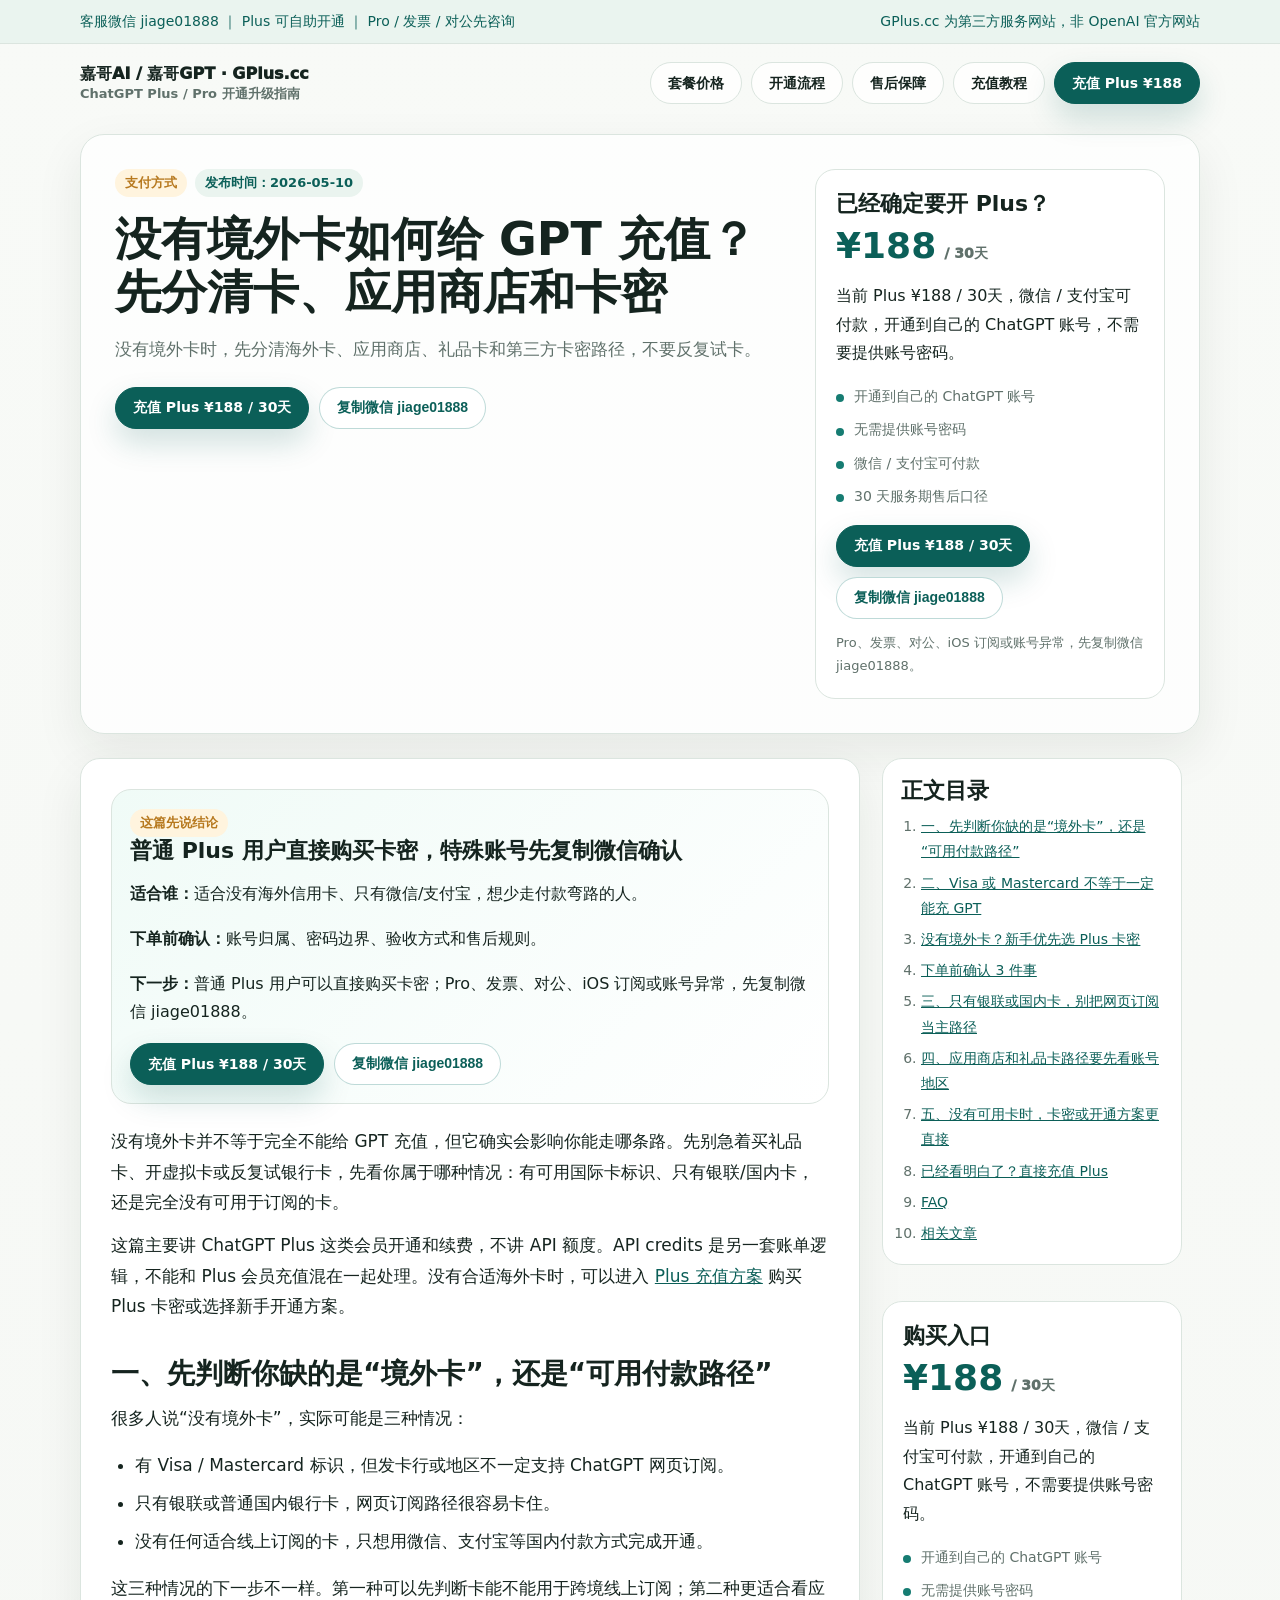
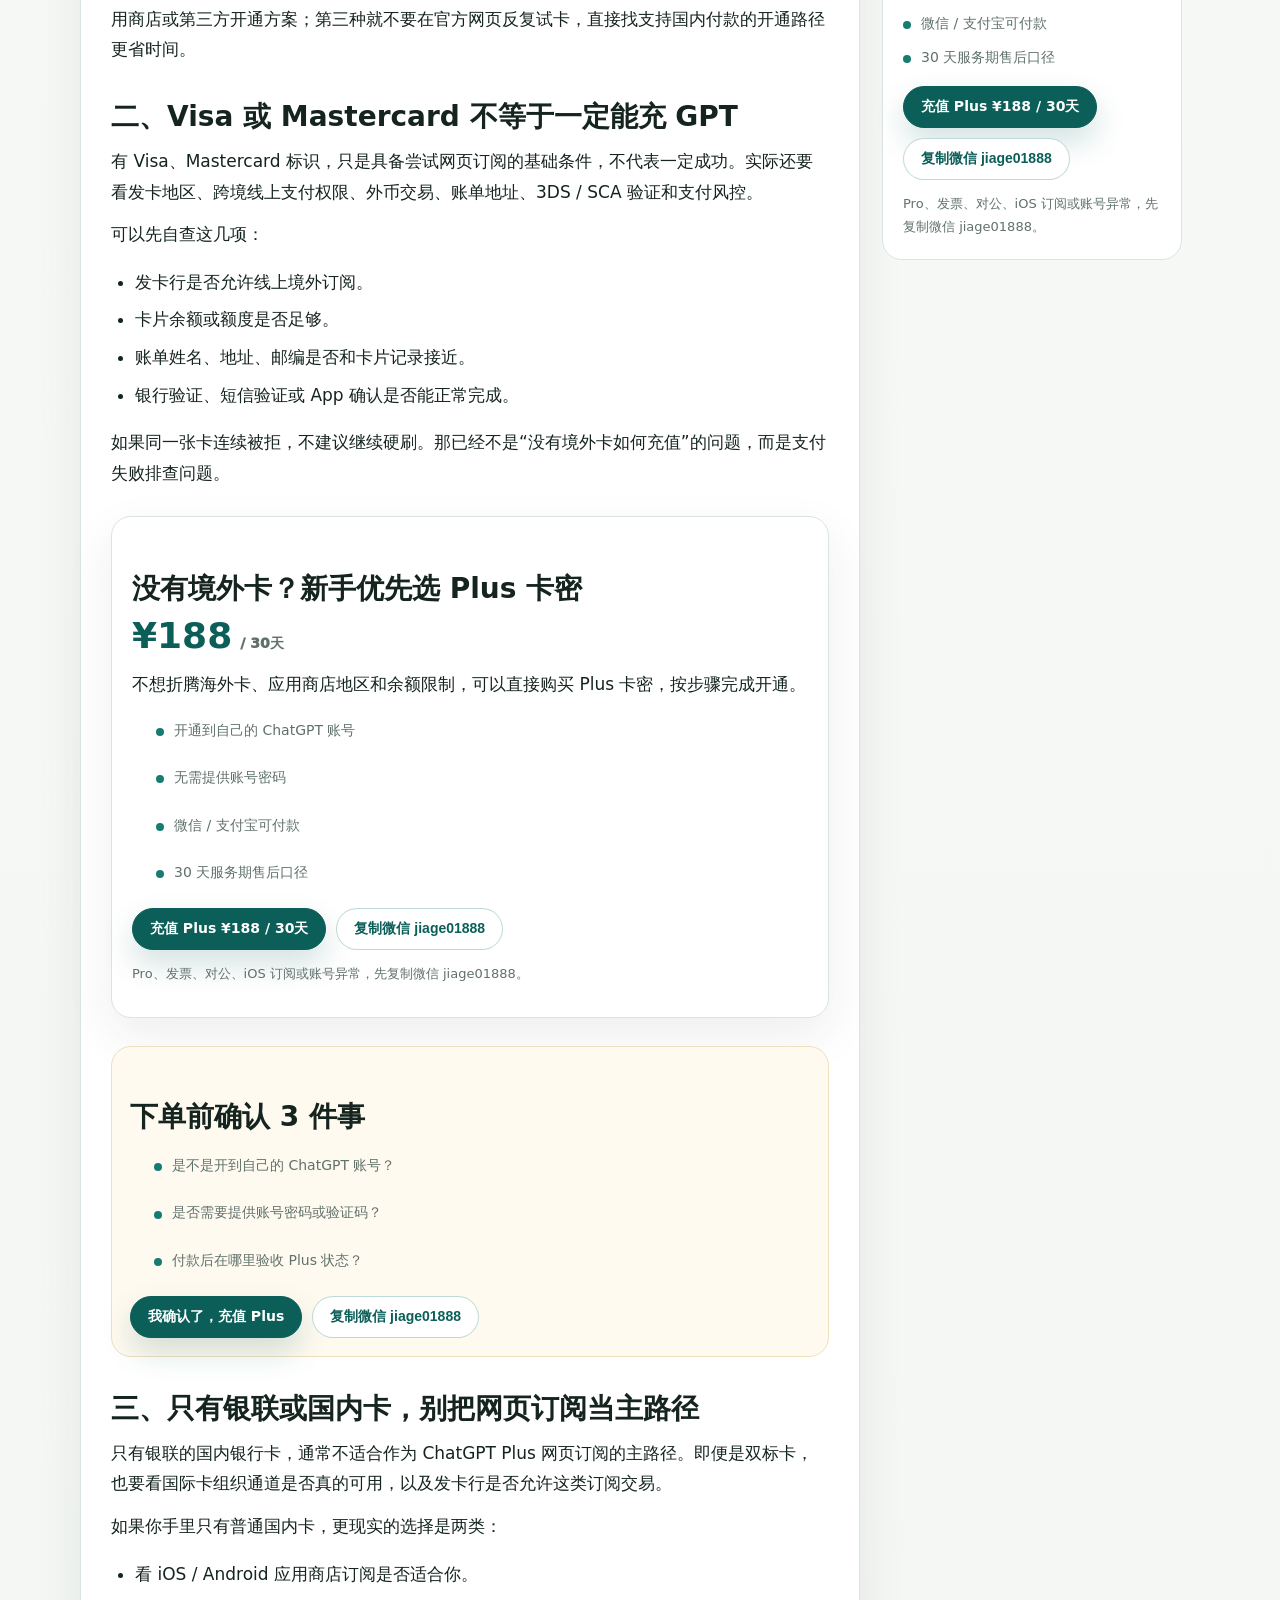
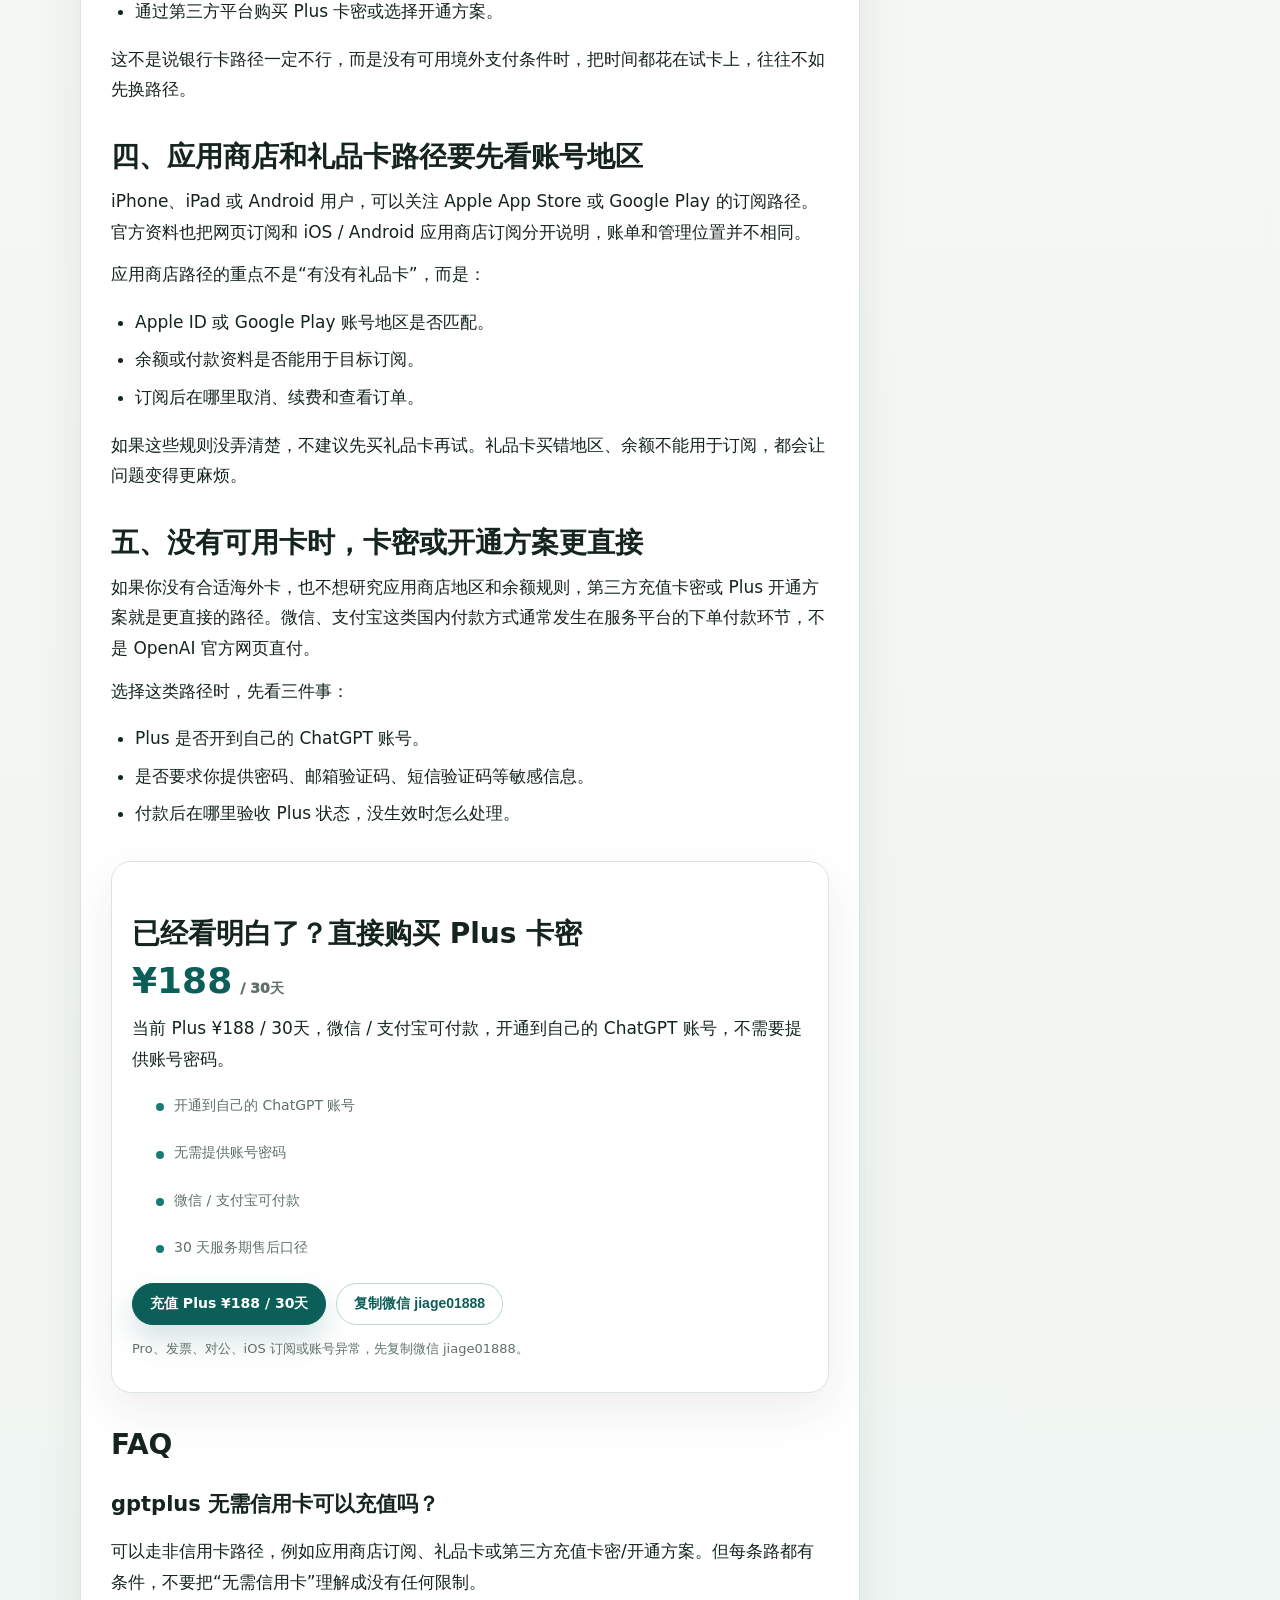
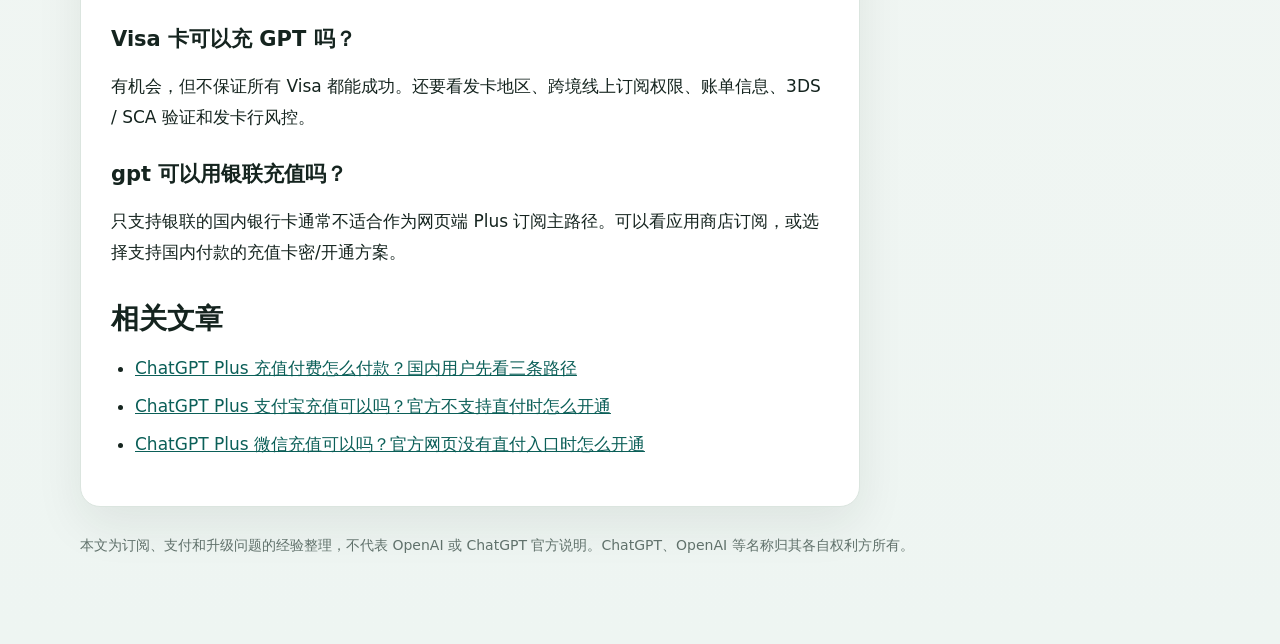
<file: blog/meiyou-jingwaika-gpt-chongzhi.html>
<!DOCTYPE html>
<html lang="zh-CN">
<head>
  <meta charset="UTF-8">
  <meta name="viewport" content="width=device-width, initial-scale=1.0">
  <title>没有境外卡如何给 GPT 充值？先分清卡、应用商店和卡密｜GPlus.cc</title>
  <meta name="description" content="没有境外卡如何给 GPT 充值？本文讲清 Visa/Mastercard、银联卡、应用商店订阅和第三方充值卡密的区别，帮助国内用户少走试卡弯路。">
  <meta name="keywords" content="没有境外卡如何给GPT充值,gptplus无需信用卡,gpt plus无需信用卡,visa卡可以充gpt吗,gpt可以用银联充值吗,GPlus.cc">
  <link rel="canonical" href="https://www.gplus.cc/blog/meiyou-jingwaika-gpt-chongzhi.html">
  <meta property="og:title" content="没有境外卡如何给 GPT 充值？先分清卡、应用商店和卡密">
  <meta property="og:description" content="没有境外卡如何给 GPT 充值？本文讲清 Visa/Mastercard、银联卡、应用商店订阅和第三方充值卡密的区别，帮助国内用户少走试卡弯路。">
  <meta property="og:type" content="article">
  <meta property="og:url" content="https://www.gplus.cc/blog/meiyou-jingwaika-gpt-chongzhi.html">
  <link rel="stylesheet" href="/assets/blog-article.css">
<script type="application/ld+json">
{
  "@context": "https://schema.org",
  "@type": "Article",
  "headline": "没有境外卡如何给 GPT 充值？先分清卡、应用商店和卡密",
  "description": "没有境外卡如何给 GPT 充值？本文讲清 Visa/Mastercard、银联卡、应用商店订阅和第三方充值卡密的区别，帮助国内用户少走试卡弯路。",
  "image": ["https://www.gplus.cc/assets/feedback/feedback-trust.jpg"],
  "datePublished": "2026-05-10",
  "dateModified": "2026-06-07",
  "author": {
    "@type": "Organization",
    "name": "GPlus.cc"
  },
  "publisher": {
    "@type": "Organization",
    "name": "GPlus.cc"
  },
  "mainEntityOfPage": {
    "@type": "WebPage",
    "@id": "https://www.gplus.cc/blog/meiyou-jingwaika-gpt-chongzhi.html"
  }
}
  </script>
<script type="application/ld+json">
{
  "@context": "https://schema.org",
  "@type": "FAQPage",
  "mainEntity": [
    {
      "@type": "Question",
      "name": "gptplus 无需信用卡可以充值吗？",
      "acceptedAnswer": {
        "@type": "Answer",
        "text": "可以走非信用卡路径，例如应用商店订阅、礼品卡或第三方充值卡密/开通方案。但每条路都有条件，不要把“无需信用卡”理解成没有任何限制。"
      }
    },
    {
      "@type": "Question",
      "name": "Visa 卡可以充 GPT 吗？",
      "acceptedAnswer": {
        "@type": "Answer",
        "text": "有机会，但不保证所有 Visa 都能成功。还要看发卡地区、跨境线上订阅权限、账单信息、3DS / SCA 验证和发卡行风控。"
      }
    },
    {
      "@type": "Question",
      "name": "gpt 可以用银联充值吗？",
      "acceptedAnswer": {
        "@type": "Answer",
        "text": "只支持银联的国内银行卡通常不适合作为网页端 Plus 订阅主路径。可以看应用商店订阅，或选择支持国内付款的充值卡密/开通方案。"
      }
    }
  ]
}
  </script>
<script type="application/ld+json">
{"@context":"https://schema.org","@type":"BreadcrumbList","itemListElement":[{"@type":"ListItem","position":1,"name":"GPlus.cc","item":"https://www.gplus.cc/"},{"@type":"ListItem","position":2,"name":"博客","item":"https://www.gplus.cc/blog/"},{"@type":"ListItem","position":3,"name":"没有境外卡 GPT 充值","item":"https://www.gplus.cc/blog/meiyou-jingwaika-gpt-chongzhi.html"}]}
</script>
<script>
var _hmt = _hmt || [];
(function() {
  var hm = document.createElement("script");
  hm.src = "https://hm.baidu.com/hm.js?7624e9fe7dc435754cb901a6b808a1b1";
  var s = document.getElementsByTagName("script")[0];
  s.parentNode.insertBefore(hm, s);
})();
</script>
<script src="/assets/site-tracking.js" defer></script>
</head>
<body>
  <div class="notice-bar">
    <div class="notice-inner">
      <span>客服微信 jiage01888 ｜ Plus 可自助开通 ｜ Pro / 发票 / 对公先咨询</span>
      <span>GPlus.cc 为第三方服务网站，非 OpenAI 官方网站</span>
    </div>
  </div>

  <header class="site-header">
    <a class="brand" href="/">嘉哥AI / 嘉哥GPT · GPlus.cc<small>ChatGPT Plus / Pro 开通升级指南</small></a>
    <nav class="nav-actions" aria-label="全站导航">
      <a class="nav-link" href="/#plans">套餐价格</a>
      <a class="nav-link" href="/#process">开通流程</a>
      <a class="nav-link" href="/#trust">售后保障</a>
      <a class="nav-link" href="/blog/">充值教程</a>

      <a class="nav-link cta" href="https://fe.dtyuedan.cn/shop/jiage" target="_blank" rel="noopener">充值 Plus ¥188</a>
    </nav>
  </header>

  <main class="article-shell">
    <section class="article-hero">
      <div>
        <div class="article-kicker">
          <span class="tag gold">支付方式</span>
          <span class="tag">发布时间：2026-05-10</span>
        </div>
        <h1>没有境外卡如何给 GPT 充值？先分清卡、应用商店和卡密</h1>
        <p class="article-summary">没有境外卡时，先分清海外卡、应用商店、礼品卡和第三方卡密路径，不要反复试卡。</p>
        <div class="hero-actions">
          <a class="btn btn-primary" href="https://fe.dtyuedan.cn/shop/jiage" target="_blank" rel="noopener">充值 Plus ¥188 / 30天</a>
          <button class="btn btn-secondary" type="button" data-copy-wx>复制微信 jiage01888</button>

        </div>
      </div>

    <section class="purchase-card compact">
      <h2>已经确定要开 Plus？</h2>
      <p class="price-line"><strong>¥188</strong><span>/ 30天</span></p>
      <p>当前 Plus ¥188 / 30天，微信 / 支付宝可付款，开通到自己的 ChatGPT 账号，不需要提供账号密码。</p>
      <ul class="check-list">
        <li>开通到自己的 ChatGPT 账号</li>
        <li>无需提供账号密码</li>
        <li>微信 / 支付宝可付款</li>
        <li>30 天服务期售后口径</li>
      </ul>
      <div class="card-actions">
        <a class="btn btn-primary" href="https://fe.dtyuedan.cn/shop/jiage" target="_blank" rel="noopener">充值 Plus ¥188 / 30天</a>
        <button class="btn btn-secondary" type="button" data-copy-wx>复制微信 jiage01888</button>
      </div>
      <p class="card-note">Pro、发票、对公、iOS 订阅或账号异常，先复制微信 jiage01888。</p>
    </section>
    </section>

    <section class="article-grid">
      <article class="article-main">

    <section class="conclusion-card">
      <span class="tag gold">这篇先说结论</span>
      <h2>普通 Plus 用户直接购买卡密，特殊账号先复制微信确认</h2>
      <p><strong>适合谁：</strong>适合没有海外信用卡、只有微信/支付宝，想少走付款弯路的人。</p>
      <p><strong>下单前确认：</strong>账号归属、密码边界、验收方式和售后规则。</p>
      <p><strong>下一步：</strong>普通 Plus 用户可以直接购买卡密；Pro、发票、对公、iOS 订阅或账号异常，先复制微信 jiage01888。</p>
      <div class="card-actions">
        <a class="btn btn-primary" href="https://fe.dtyuedan.cn/shop/jiage" target="_blank" rel="noopener">充值 Plus ¥188 / 30天</a>
        <button class="btn btn-secondary" type="button" data-copy-wx>复制微信 jiage01888</button>
      </div>
    </section>
        <div class="article-body">
<p>没有境外卡并不等于完全不能给 GPT 充值，但它确实会影响你能走哪条路。先别急着买礼品卡、开虚拟卡或反复试银行卡，先看你属于哪种情况：有可用国际卡标识、只有银联/国内卡，还是完全没有可用于订阅的卡。</p>
    <p>这篇主要讲 ChatGPT Plus 这类会员开通和续费，不讲 API 额度。API credits 是另一套账单逻辑，不能和 Plus 会员充值混在一起处理。没有合适海外卡时，可以进入 <a href="https://fe.dtyuedan.cn/shop/jiage" target="_blank" rel="noopener">Plus 充值方案</a> 购买 Plus 卡密或选择新手开通方案。</p>

    <h2 id="section-1">一、先判断你缺的是“境外卡”，还是“可用付款路径”</h2>
    <p>很多人说“没有境外卡”，实际可能是三种情况：</p>
    <ul>
      <li>有 Visa / Mastercard 标识，但发卡行或地区不一定支持 ChatGPT 网页订阅。</li>
      <li>只有银联或普通国内银行卡，网页订阅路径很容易卡住。</li>
      <li>没有任何适合线上订阅的卡，只想用微信、支付宝等国内付款方式完成开通。</li>
    </ul>
    <p>这三种情况的下一步不一样。第一种可以先判断卡能不能用于跨境线上订阅；第二种更适合看应用商店或第三方开通方案；第三种就不要在官方网页反复试卡，直接找支持国内付款的开通路径更省时间。</p>

    <h2 id="section-2">二、Visa 或 Mastercard 不等于一定能充 GPT</h2>
    <p>有 Visa、Mastercard 标识，只是具备尝试网页订阅的基础条件，不代表一定成功。实际还要看发卡地区、跨境线上支付权限、外币交易、账单地址、3DS / SCA 验证和支付风控。</p>
    <p>可以先自查这几项：</p>
    <ul>
      <li>发卡行是否允许线上境外订阅。</li>
      <li>卡片余额或额度是否足够。</li>
      <li>账单姓名、地址、邮编是否和卡片记录接近。</li>
      <li>银行验证、短信验证或 App 确认是否能正常完成。</li>
    </ul>
    <p>如果同一张卡连续被拒，不建议继续硬刷。那已经不是“没有境外卡如何充值”的问题，而是支付失败排查问题。</p>

    <div class="inline-purchase">
    <section class="purchase-card">
      <h2 id="section-3">没有境外卡？新手优先选 Plus 卡密</h2>
      <p class="price-line"><strong>¥188</strong><span>/ 30天</span></p>
      <p>不想折腾海外卡、应用商店地区和余额限制，可以直接购买 Plus 卡密，按步骤完成开通。</p>
      <ul class="check-list">
        <li>开通到自己的 ChatGPT 账号</li>
        <li>无需提供账号密码</li>
        <li>微信 / 支付宝可付款</li>
        <li>30 天服务期售后口径</li>
      </ul>
      <div class="card-actions">
        <a class="btn btn-primary" href="https://fe.dtyuedan.cn/shop/jiage" target="_blank" rel="noopener">充值 Plus ¥188 / 30天</a>
        <button class="btn btn-secondary" type="button" data-copy-wx>复制微信 jiage01888</button>
      </div>
      <p class="card-note">Pro、发票、对公、iOS 订阅或账号异常，先复制微信 jiage01888。</p>
    </section></div>
    <section class="risk-card">
      <h2 id="section-4">下单前确认 3 件事</h2>
      <ul class="risk-list">
        <li>是不是开到自己的 ChatGPT 账号？</li>
        <li>是否需要提供账号密码或验证码？</li>
        <li>付款后在哪里验收 Plus 状态？</li>
      </ul>
      <div class="card-actions">
        <a class="btn btn-primary" href="https://fe.dtyuedan.cn/shop/jiage" target="_blank" rel="noopener">我确认了，充值 Plus</a>
        <button class="btn btn-secondary" type="button" data-copy-wx>复制微信 jiage01888</button>
      </div>
    </section><h2 id="section-5">三、只有银联或国内卡，别把网页订阅当主路径</h2>
    <p>只有银联的国内银行卡，通常不适合作为 ChatGPT Plus 网页订阅的主路径。即便是双标卡，也要看国际卡组织通道是否真的可用，以及发卡行是否允许这类订阅交易。</p>
    <p>如果你手里只有普通国内卡，更现实的选择是两类：</p>
    <ul>
      <li>看 iOS / Android 应用商店订阅是否适合你。</li>
      <li>通过第三方平台购买 Plus 卡密或选择开通方案。</li>
    </ul>
    <p>这不是说银行卡路径一定不行，而是没有可用境外支付条件时，把时间都花在试卡上，往往不如先换路径。</p>

    <h2 id="section-6">四、应用商店和礼品卡路径要先看账号地区</h2>
    <p>iPhone、iPad 或 Android 用户，可以关注 Apple App Store 或 Google Play 的订阅路径。官方资料也把网页订阅和 iOS / Android 应用商店订阅分开说明，账单和管理位置并不相同。</p>
    <p>应用商店路径的重点不是“有没有礼品卡”，而是：</p>
    <ul>
      <li>Apple ID 或 Google Play 账号地区是否匹配。</li>
      <li>余额或付款资料是否能用于目标订阅。</li>
      <li>订阅后在哪里取消、续费和查看订单。</li>
    </ul>
    <p>如果这些规则没弄清楚，不建议先买礼品卡再试。礼品卡买错地区、余额不能用于订阅，都会让问题变得更麻烦。</p>

    <h2 id="section-7">五、没有可用卡时，卡密或开通方案更直接</h2>
    <p>如果你没有合适海外卡，也不想研究应用商店地区和余额规则，第三方充值卡密或 Plus 开通方案就是更直接的路径。微信、支付宝这类国内付款方式通常发生在服务平台的下单付款环节，不是 OpenAI 官方网页直付。</p>
    <p>选择这类路径时，先看三件事：</p>
    <ul>
      <li>Plus 是否开到自己的 ChatGPT 账号。</li>
      <li>是否要求你提供密码、邮箱验证码、短信验证码等敏感信息。</li>
      <li>付款后在哪里验收 Plus 状态，没生效时怎么处理。</li>
    </ul>

    <div class="bottom-purchase">
    <section class="purchase-card">
      <h2 id="section-8">已经看明白了？直接购买 Plus 卡密</h2>
      <p class="price-line"><strong>¥188</strong><span>/ 30天</span></p>
      <p>当前 Plus ¥188 / 30天，微信 / 支付宝可付款，开通到自己的 ChatGPT 账号，不需要提供账号密码。</p>
      <ul class="check-list">
        <li>开通到自己的 ChatGPT 账号</li>
        <li>无需提供账号密码</li>
        <li>微信 / 支付宝可付款</li>
        <li>30 天服务期售后口径</li>
      </ul>
      <div class="card-actions">
        <a class="btn btn-primary" href="https://fe.dtyuedan.cn/shop/jiage" target="_blank" rel="noopener">充值 Plus ¥188 / 30天</a>
        <button class="btn btn-secondary" type="button" data-copy-wx>复制微信 jiage01888</button>
      </div>
      <p class="card-note">Pro、发票、对公、iOS 订阅或账号异常，先复制微信 jiage01888。</p>
    </section></div><h2 id="section-9">FAQ</h2>
    <h3>gptplus 无需信用卡可以充值吗？</h3>
    <p>可以走非信用卡路径，例如应用商店订阅、礼品卡或第三方充值卡密/开通方案。但每条路都有条件，不要把“无需信用卡”理解成没有任何限制。</p>
    <h3>Visa 卡可以充 GPT 吗？</h3>
    <p>有机会，但不保证所有 Visa 都能成功。还要看发卡地区、跨境线上订阅权限、账单信息、3DS / SCA 验证和发卡行风控。</p>
    <h3>gpt 可以用银联充值吗？</h3>
    <p>只支持银联的国内银行卡通常不适合作为网页端 Plus 订阅主路径。可以看应用商店订阅，或选择支持国内付款的充值卡密/开通方案。</p>

    <h2 id="section-10">相关文章</h2>
    <ul>
      <li><a href="https://www.gplus.cc/blog/chatgptplus-chongzhi-fufei.html">ChatGPT Plus 充值付费怎么付款？国内用户先看三条路径</a></li>
      <li><a href="https://www.gplus.cc/blog/chatgpt-plus-zhifubao-chongzhi.html">ChatGPT Plus 支付宝充值可以吗？官方不支持直付时怎么开通</a></li>
      <li><a href="https://www.gplus.cc/blog/chatgpt-plus-weixin-chongzhi.html">ChatGPT Plus 微信充值可以吗？官方网页没有直付入口时怎么开通</a></li>
    </ul>
        </div>
      </article>
      <aside class="article-sidebar">

    <nav class="article-toc" aria-label="正文目录">
      <h2>正文目录</h2>
      <ol><li><a href="#section-1">一、先判断你缺的是“境外卡”，还是“可用付款路径”</a></li><li><a href="#section-2">二、Visa 或 Mastercard 不等于一定能充 GPT</a></li><li><a href="#section-3">没有境外卡？新手优先选 Plus 卡密</a></li><li><a href="#section-4">下单前确认 3 件事</a></li><li><a href="#section-5">三、只有银联或国内卡，别把网页订阅当主路径</a></li><li><a href="#section-6">四、应用商店和礼品卡路径要先看账号地区</a></li><li><a href="#section-7">五、没有可用卡时，卡密或开通方案更直接</a></li><li><a href="#section-8">已经看明白了？直接充值 Plus</a></li><li><a href="#section-9">FAQ</a></li><li><a href="#section-10">相关文章</a></li></ol>
    </nav>

    <section class="purchase-card compact">
      <h2>购买入口</h2>
      <p class="price-line"><strong>¥188</strong><span>/ 30天</span></p>
      <p>当前 Plus ¥188 / 30天，微信 / 支付宝可付款，开通到自己的 ChatGPT 账号，不需要提供账号密码。</p>
      <ul class="check-list">
        <li>开通到自己的 ChatGPT 账号</li>
        <li>无需提供账号密码</li>
        <li>微信 / 支付宝可付款</li>
        <li>30 天服务期售后口径</li>
      </ul>
      <div class="card-actions">
        <a class="btn btn-primary" href="https://fe.dtyuedan.cn/shop/jiage" target="_blank" rel="noopener">充值 Plus ¥188 / 30天</a>
        <button class="btn btn-secondary" type="button" data-copy-wx>复制微信 jiage01888</button>
      </div>
      <p class="card-note">Pro、发票、对公、iOS 订阅或账号异常，先复制微信 jiage01888。</p>
    </section>
      </aside>
    </section>
    <p class="footer-note">本文为订阅、支付和升级问题的经验整理，不代表 OpenAI 或 ChatGPT 官方说明。ChatGPT、OpenAI 等名称归其各自权利方所有。</p>
  </main>

  <div class="mobile-cta" aria-label="移动端快速购买入口">
    <div>
      <strong>Plus ¥188 / 30天</strong>
      <span>自己账号｜无需密码</span>
    </div>
    <div class="mobile-cta-actions">
      <a class="btn btn-primary" href="https://fe.dtyuedan.cn/shop/jiage" target="_blank" rel="noopener">充值 Plus</a>
      <button class="btn btn-secondary" type="button" data-copy-wx>微信</button>
    </div>
  </div>
  <div class="toast" id="toast" role="status" aria-live="polite"></div>
  <script src="/assets/blog-article.js"></script>
</body>
</html>
</file>
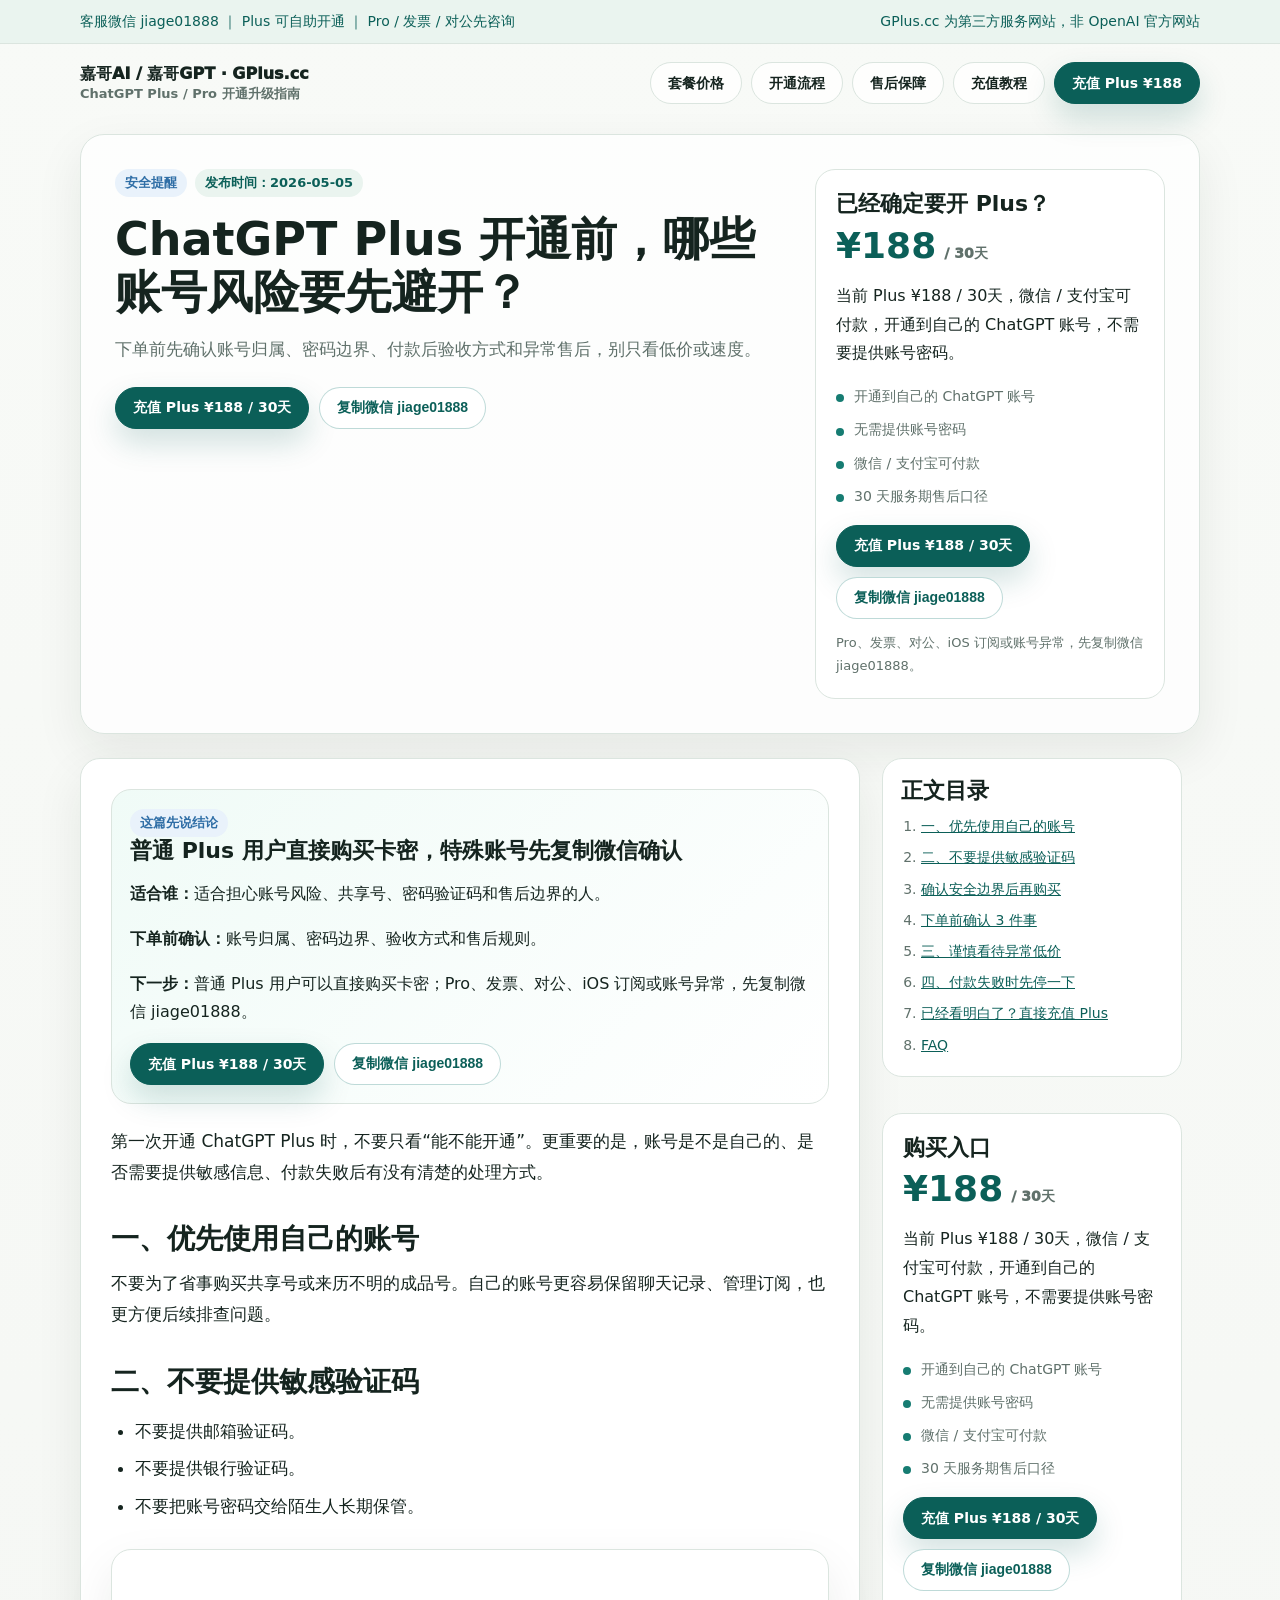
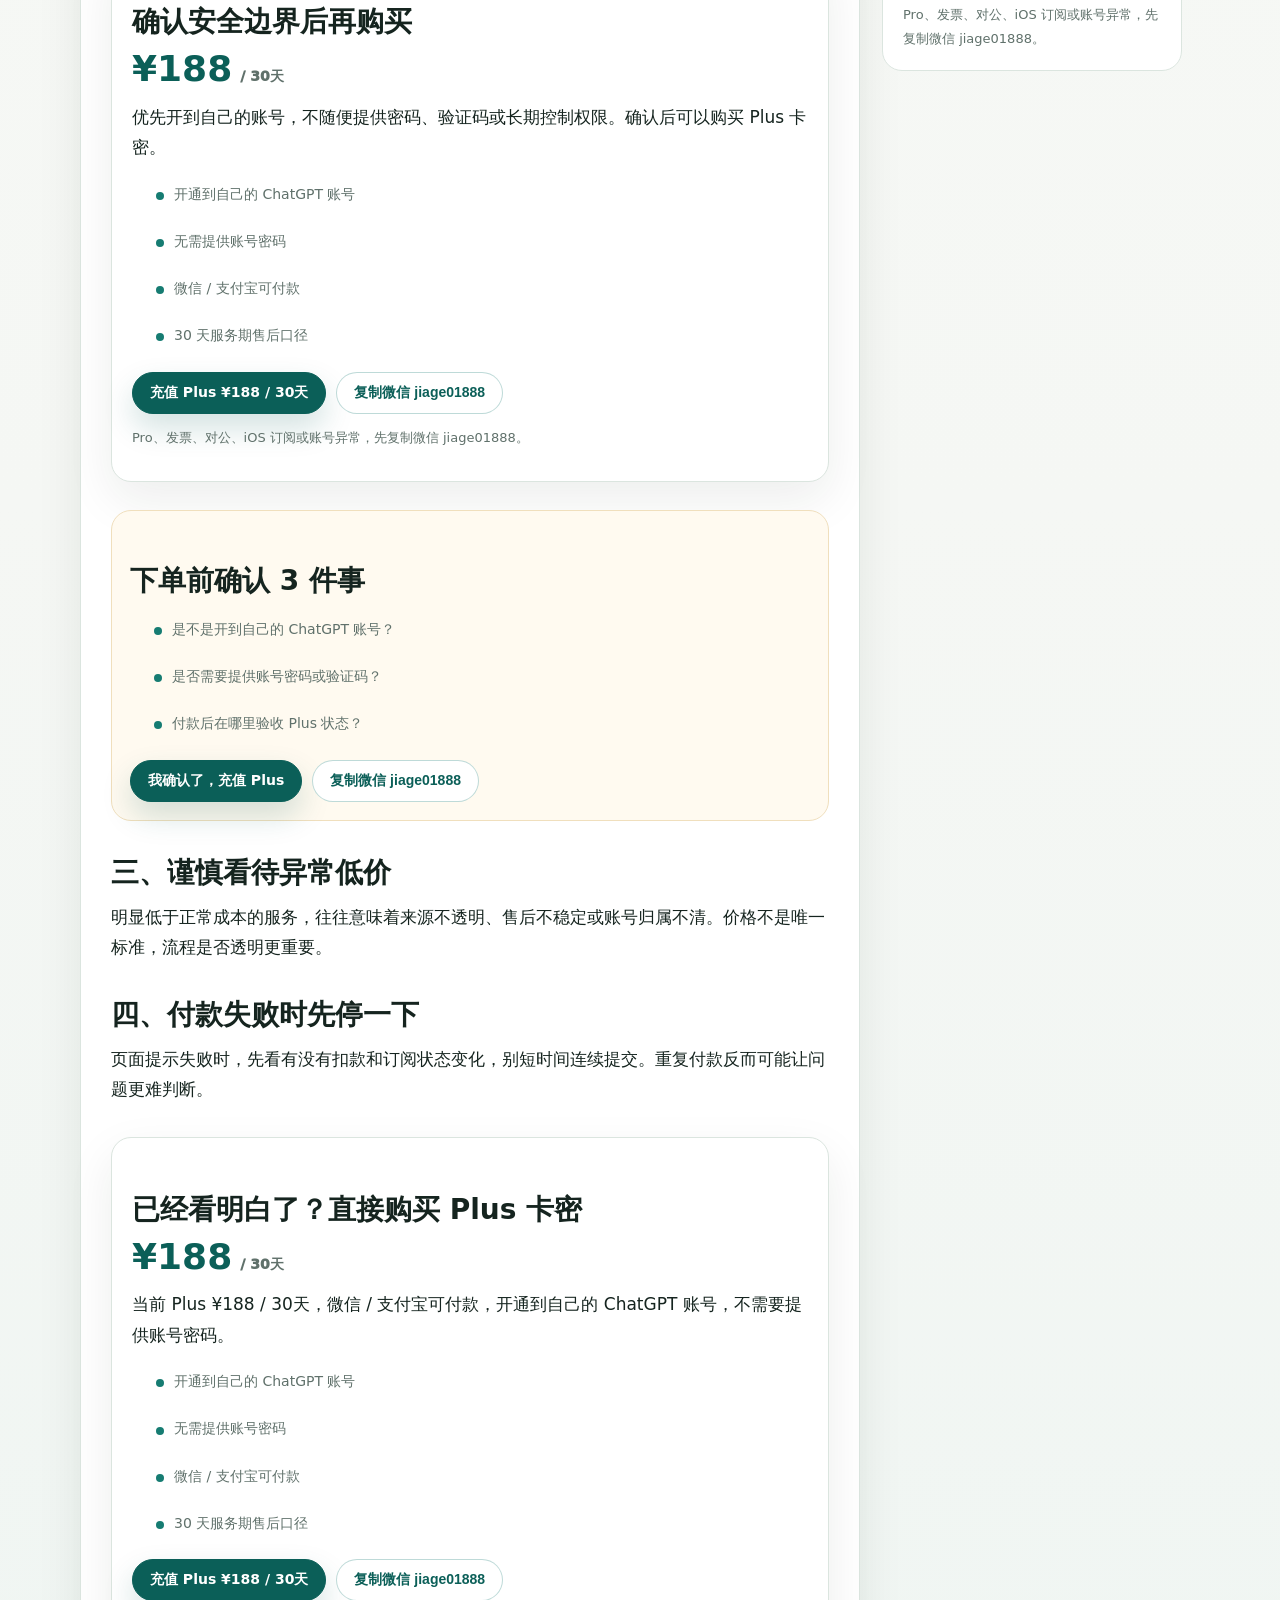
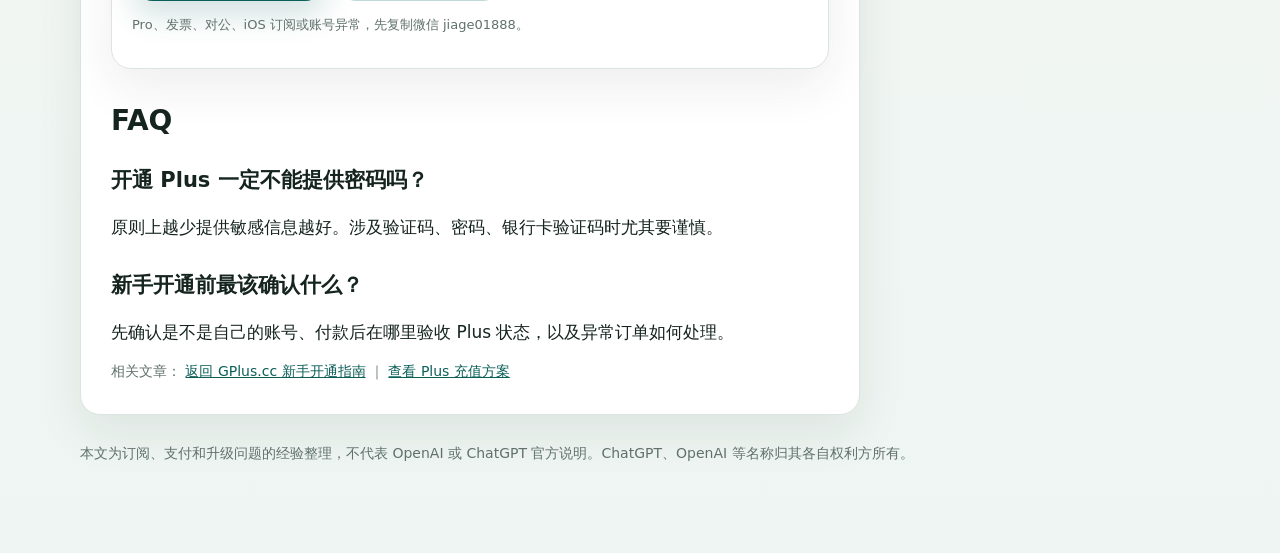
<file: blog/security-risk-guide.html>
<!DOCTYPE html>
<html lang="zh-CN">
<head>
  <meta charset="UTF-8">
  <meta name="viewport" content="width=device-width, initial-scale=1.0">
  <title>ChatGPT Plus 开通前，哪些账号风险要先避开？｜GPlus.cc</title>
  <meta name="description" content="ChatGPT Plus 开通前，新手用户先看账号归属、敏感信息、低价渠道和付款风险，降低不必要的账号风险。">
  <meta name="keywords" content="ChatGPT Plus 开通风险,ChatGPT Plus 需要密码吗,ChatGPT Plus 代充安全吗,GPlus.cc">
  <link rel="canonical" href="https://www.gplus.cc/blog/security-risk-guide.html">
  <meta property="og:title" content="ChatGPT Plus 开通前，哪些账号风险要先避开？">
  <meta property="og:description" content="ChatGPT Plus 开通前，新手用户先看账号归属、敏感信息、低价渠道和付款风险，降低不必要的账号风险。">
  <meta property="og:type" content="article">
  <meta property="og:url" content="https://www.gplus.cc/blog/security-risk-guide.html">
  <link rel="stylesheet" href="/assets/blog-article.css">
<script type="application/ld+json">
{
  "@context": "https://schema.org",
  "@type": "Article",
  "headline": "ChatGPT Plus 开通前，哪些账号风险要先避开？",
  "description": "ChatGPT Plus 开通前，新手用户先看账号归属、敏感信息、低价渠道和付款风险。",
  "image": ["https://www.gplus.cc/assets/feedback/feedback-trust.jpg"],
  "datePublished": "2026-05-05",
  "dateModified": "2026-06-07",
  "author": { "@type": "Organization", "name": "GPlus.cc" },
  "publisher": { "@type": "Organization", "name": "GPlus.cc" },
  "mainEntityOfPage": "https://www.gplus.cc/blog/security-risk-guide.html"
}
</script>
<script type="application/ld+json">
{
  "@context": "https://schema.org",
  "@type": "FAQPage",
  "mainEntity": [
    {
      "@type": "Question",
      "name": "新手开通前最该确认什么？",
      "acceptedAnswer": { "@type": "Answer", "text": "先确认是不是自己的账号、付款后在哪里验收 Plus 状态，以及异常订单如何处理。" }
    },
    {
      "@type": "Question",
      "name": "开通 Plus 一定不能提供密码吗？",
      "acceptedAnswer": { "@type": "Answer", "text": "原则上越少提供敏感信息越好。涉及验证码、密码、银行卡验证码时尤其要谨慎。" }
    }
  ]
}
</script>
<script type="application/ld+json">
{"@context":"https://schema.org","@type":"BreadcrumbList","itemListElement":[{"@type":"ListItem","position":1,"name":"GPlus.cc","item":"https://www.gplus.cc/"},{"@type":"ListItem","position":2,"name":"博客","item":"https://www.gplus.cc/blog/"},{"@type":"ListItem","position":3,"name":"ChatGPT Plus 账号风险","item":"https://www.gplus.cc/blog/security-risk-guide.html"}]}
</script>
<script>
var _hmt = _hmt || [];
(function() {
  var hm = document.createElement("script");
  hm.src = "https://hm.baidu.com/hm.js?7624e9fe7dc435754cb901a6b808a1b1";
  var s = document.getElementsByTagName("script")[0];
  s.parentNode.insertBefore(hm, s);
})();
</script>
<script src="/assets/site-tracking.js" defer></script>
</head>
<body>
  <div class="notice-bar">
    <div class="notice-inner">
      <span>客服微信 jiage01888 ｜ Plus 可自助开通 ｜ Pro / 发票 / 对公先咨询</span>
      <span>GPlus.cc 为第三方服务网站，非 OpenAI 官方网站</span>
    </div>
  </div>

  <header class="site-header">
    <a class="brand" href="/">嘉哥AI / 嘉哥GPT · GPlus.cc<small>ChatGPT Plus / Pro 开通升级指南</small></a>
    <nav class="nav-actions" aria-label="全站导航">
      <a class="nav-link" href="/#plans">套餐价格</a>
      <a class="nav-link" href="/#process">开通流程</a>
      <a class="nav-link" href="/#trust">售后保障</a>
      <a class="nav-link" href="/blog/">充值教程</a>

      <a class="nav-link cta" href="https://fe.dtyuedan.cn/shop/jiage" target="_blank" rel="noopener">充值 Plus ¥188</a>
    </nav>
  </header>

  <main class="article-shell">
    <section class="article-hero">
      <div>
        <div class="article-kicker">
          <span class="tag blue">安全提醒</span>
          <span class="tag">发布时间：2026-05-05</span>
        </div>
        <h1>ChatGPT Plus 开通前，哪些账号风险要先避开？</h1>
        <p class="article-summary">下单前先确认账号归属、密码边界、付款后验收方式和异常售后，别只看低价或速度。</p>
        <div class="hero-actions">
          <a class="btn btn-primary" href="https://fe.dtyuedan.cn/shop/jiage" target="_blank" rel="noopener">充值 Plus ¥188 / 30天</a>
          <button class="btn btn-secondary" type="button" data-copy-wx>复制微信 jiage01888</button>

        </div>
      </div>

    <section class="purchase-card compact">
      <h2>已经确定要开 Plus？</h2>
      <p class="price-line"><strong>¥188</strong><span>/ 30天</span></p>
      <p>当前 Plus ¥188 / 30天，微信 / 支付宝可付款，开通到自己的 ChatGPT 账号，不需要提供账号密码。</p>
      <ul class="check-list">
        <li>开通到自己的 ChatGPT 账号</li>
        <li>无需提供账号密码</li>
        <li>微信 / 支付宝可付款</li>
        <li>30 天服务期售后口径</li>
      </ul>
      <div class="card-actions">
        <a class="btn btn-primary" href="https://fe.dtyuedan.cn/shop/jiage" target="_blank" rel="noopener">充值 Plus ¥188 / 30天</a>
        <button class="btn btn-secondary" type="button" data-copy-wx>复制微信 jiage01888</button>
      </div>
      <p class="card-note">Pro、发票、对公、iOS 订阅或账号异常，先复制微信 jiage01888。</p>
    </section>
    </section>

    <section class="article-grid">
      <article class="article-main">

    <section class="conclusion-card">
      <span class="tag blue">这篇先说结论</span>
      <h2>普通 Plus 用户直接购买卡密，特殊账号先复制微信确认</h2>
      <p><strong>适合谁：</strong>适合担心账号风险、共享号、密码验证码和售后边界的人。</p>
      <p><strong>下单前确认：</strong>账号归属、密码边界、验收方式和售后规则。</p>
      <p><strong>下一步：</strong>普通 Plus 用户可以直接购买卡密；Pro、发票、对公、iOS 订阅或账号异常，先复制微信 jiage01888。</p>
      <div class="card-actions">
        <a class="btn btn-primary" href="https://fe.dtyuedan.cn/shop/jiage" target="_blank" rel="noopener">充值 Plus ¥188 / 30天</a>
        <button class="btn btn-secondary" type="button" data-copy-wx>复制微信 jiage01888</button>
      </div>
    </section>
        <div class="article-body">
<p>第一次开通 ChatGPT Plus 时，不要只看“能不能开通”。更重要的是，账号是不是自己的、是否需要提供敏感信息、付款失败后有没有清楚的处理方式。</p>

    <h2 id="section-1">一、优先使用自己的账号</h2>
    <p>不要为了省事购买共享号或来历不明的成品号。自己的账号更容易保留聊天记录、管理订阅，也更方便后续排查问题。</p>

    <h2 id="section-2">二、不要提供敏感验证码</h2>
    <ul>
      <li>不要提供邮箱验证码。</li>
      <li>不要提供银行验证码。</li>
      <li>不要把账号密码交给陌生人长期保管。</li>
    </ul>

    <div class="inline-purchase">
    <section class="purchase-card">
      <h2 id="section-3">确认安全边界后再购买</h2>
      <p class="price-line"><strong>¥188</strong><span>/ 30天</span></p>
      <p>优先开到自己的账号，不随便提供密码、验证码或长期控制权限。确认后可以购买 Plus 卡密。</p>
      <ul class="check-list">
        <li>开通到自己的 ChatGPT 账号</li>
        <li>无需提供账号密码</li>
        <li>微信 / 支付宝可付款</li>
        <li>30 天服务期售后口径</li>
      </ul>
      <div class="card-actions">
        <a class="btn btn-primary" href="https://fe.dtyuedan.cn/shop/jiage" target="_blank" rel="noopener">充值 Plus ¥188 / 30天</a>
        <button class="btn btn-secondary" type="button" data-copy-wx>复制微信 jiage01888</button>
      </div>
      <p class="card-note">Pro、发票、对公、iOS 订阅或账号异常，先复制微信 jiage01888。</p>
    </section></div>
    <section class="risk-card">
      <h2 id="section-4">下单前确认 3 件事</h2>
      <ul class="risk-list">
        <li>是不是开到自己的 ChatGPT 账号？</li>
        <li>是否需要提供账号密码或验证码？</li>
        <li>付款后在哪里验收 Plus 状态？</li>
      </ul>
      <div class="card-actions">
        <a class="btn btn-primary" href="https://fe.dtyuedan.cn/shop/jiage" target="_blank" rel="noopener">我确认了，充值 Plus</a>
        <button class="btn btn-secondary" type="button" data-copy-wx>复制微信 jiage01888</button>
      </div>
    </section><h2 id="section-5">三、谨慎看待异常低价</h2>
    <p>明显低于正常成本的服务，往往意味着来源不透明、售后不稳定或账号归属不清。价格不是唯一标准，流程是否透明更重要。</p>

    <h2 id="section-6">四、付款失败时先停一下</h2>
    <p>页面提示失败时，先看有没有扣款和订阅状态变化，别短时间连续提交。重复付款反而可能让问题更难判断。</p>

    <div class="bottom-purchase">
    <section class="purchase-card">
      <h2 id="section-7">已经看明白了？直接购买 Plus 卡密</h2>
      <p class="price-line"><strong>¥188</strong><span>/ 30天</span></p>
      <p>当前 Plus ¥188 / 30天，微信 / 支付宝可付款，开通到自己的 ChatGPT 账号，不需要提供账号密码。</p>
      <ul class="check-list">
        <li>开通到自己的 ChatGPT 账号</li>
        <li>无需提供账号密码</li>
        <li>微信 / 支付宝可付款</li>
        <li>30 天服务期售后口径</li>
      </ul>
      <div class="card-actions">
        <a class="btn btn-primary" href="https://fe.dtyuedan.cn/shop/jiage" target="_blank" rel="noopener">充值 Plus ¥188 / 30天</a>
        <button class="btn btn-secondary" type="button" data-copy-wx>复制微信 jiage01888</button>
      </div>
      <p class="card-note">Pro、发票、对公、iOS 订阅或账号异常，先复制微信 jiage01888。</p>
    </section></div><h2 id="section-8">FAQ</h2>
    <h3>开通 Plus 一定不能提供密码吗？</h3>
    <p>原则上越少提供敏感信息越好。涉及验证码、密码、银行卡验证码时尤其要谨慎。</p>
    <h3>新手开通前最该确认什么？</h3>
    <p>先确认是不是自己的账号、付款后在哪里验收 Plus 状态，以及异常订单如何处理。</p>

    <div class="note">
      相关文章：
      <a href="/blog/">返回 GPlus.cc 新手开通指南</a> ｜
      <a href="https://fe.dtyuedan.cn/shop/jiage" target="_blank" rel="noopener">查看 Plus 充值方案</a>
    </div>
        </div>
      </article>
      <aside class="article-sidebar">

    <nav class="article-toc" aria-label="正文目录">
      <h2>正文目录</h2>
      <ol><li><a href="#section-1">一、优先使用自己的账号</a></li><li><a href="#section-2">二、不要提供敏感验证码</a></li><li><a href="#section-3">确认安全边界后再购买</a></li><li><a href="#section-4">下单前确认 3 件事</a></li><li><a href="#section-5">三、谨慎看待异常低价</a></li><li><a href="#section-6">四、付款失败时先停一下</a></li><li><a href="#section-7">已经看明白了？直接充值 Plus</a></li><li><a href="#section-8">FAQ</a></li></ol>
    </nav>

    <section class="purchase-card compact">
      <h2>购买入口</h2>
      <p class="price-line"><strong>¥188</strong><span>/ 30天</span></p>
      <p>当前 Plus ¥188 / 30天，微信 / 支付宝可付款，开通到自己的 ChatGPT 账号，不需要提供账号密码。</p>
      <ul class="check-list">
        <li>开通到自己的 ChatGPT 账号</li>
        <li>无需提供账号密码</li>
        <li>微信 / 支付宝可付款</li>
        <li>30 天服务期售后口径</li>
      </ul>
      <div class="card-actions">
        <a class="btn btn-primary" href="https://fe.dtyuedan.cn/shop/jiage" target="_blank" rel="noopener">充值 Plus ¥188 / 30天</a>
        <button class="btn btn-secondary" type="button" data-copy-wx>复制微信 jiage01888</button>
      </div>
      <p class="card-note">Pro、发票、对公、iOS 订阅或账号异常，先复制微信 jiage01888。</p>
    </section>
      </aside>
    </section>
    <p class="footer-note">本文为订阅、支付和升级问题的经验整理，不代表 OpenAI 或 ChatGPT 官方说明。ChatGPT、OpenAI 等名称归其各自权利方所有。</p>
  </main>

  <div class="mobile-cta" aria-label="移动端快速购买入口">
    <div>
      <strong>Plus ¥188 / 30天</strong>
      <span>自己账号｜无需密码</span>
    </div>
    <div class="mobile-cta-actions">
      <a class="btn btn-primary" href="https://fe.dtyuedan.cn/shop/jiage" target="_blank" rel="noopener">充值 Plus</a>
      <button class="btn btn-secondary" type="button" data-copy-wx>微信</button>
    </div>
  </div>
  <div class="toast" id="toast" role="status" aria-live="polite"></div>
  <script src="/assets/blog-article.js"></script>
</body>
</html>
</file>
<file: assets/blog-article.css>
:root {
  --page-bg: #f5f7f4;
  --panel: #ffffff;
  --panel-soft: #f9fbf8;
  --text: #15241f;
  --muted: #60716b;
  --line: #dbe5df;
  --green: #167c72;
  --green-dark: #0b5f58;
  --blue: #2f6ea6;
  --gold: #b7791f;
  --shadow: 0 18px 48px rgba(21, 36, 31, .08);
}

* { box-sizing: border-box; }

body {
  margin: 0;
  background: linear-gradient(180deg, #f8faf7 0%, var(--page-bg) 56%, #eef5f2 100%);
  color: var(--text);
  font-family: system-ui, -apple-system, BlinkMacSystemFont, "Segoe UI", "PingFang SC", "Microsoft YaHei", sans-serif;
  line-height: 1.8;
}

a { color: var(--green-dark); }

.notice-bar {
  background: #eaf4ef;
  border-bottom: 1px solid var(--line);
  color: var(--green-dark);
  font-size: 14px;
}

.notice-inner, .site-header, .article-shell {
  width: min(1120px, calc(100% - 32px));
  margin: 0 auto;
}

.notice-inner {
  display: flex;
  justify-content: space-between;
  gap: 14px;
  padding: 9px 0;
}

.site-header {
  display: flex;
  align-items: center;
  justify-content: space-between;
  gap: 18px;
  padding: 18px 0;
}

.brand {
  color: var(--text);
  text-decoration: none;
  font-weight: 950;
  line-height: 1.2;
}

.brand small {
  display: block;
  margin-top: 3px;
  color: var(--muted);
  font-size: 13px;
  font-weight: 650;
}

.nav-actions {
  display: flex;
  align-items: center;
  justify-content: flex-end;
  flex-wrap: wrap;
  gap: 9px;
}

.nav-link, .btn {
  display: inline-flex;
  align-items: center;
  justify-content: center;
  min-height: 42px;
  padding: 0 17px;
  border: 1px solid var(--line);
  border-radius: 999px;
  background: rgba(255, 255, 255, .82);
  color: var(--text);
  font-weight: 850;
  font-size: 14px;
  text-decoration: none;
  cursor: pointer;
}

.btn-primary, .nav-link.cta {
  border-color: var(--green-dark);
  background: var(--green-dark);
  color: #fff;
  box-shadow: 0 14px 30px rgba(11, 95, 88, .18);
}

.btn-secondary {
  border-color: rgba(22, 124, 114, .28);
  background: #fff;
  color: var(--green-dark);
}

.btn-soft {
  background: #edf7f3;
  color: var(--green-dark);
}

.article-shell { padding: 12px 0 86px; }

.article-hero {
  display: grid;
  grid-template-columns: minmax(0, 1fr) 350px;
  gap: 22px;
  align-items: stretch;
  padding: clamp(22px, 4vw, 34px);
  border: 1px solid var(--line);
  border-radius: 24px;
  background: rgba(255, 255, 255, .78);
  box-shadow: var(--shadow);
}

.article-kicker {
  display: flex;
  flex-wrap: wrap;
  gap: 8px;
  margin-bottom: 16px;
}

.tag {
  display: inline-flex;
  align-items: center;
  min-height: 28px;
  padding: 0 10px;
  border-radius: 999px;
  background: #eaf4ef;
  color: var(--green-dark);
  font-size: 13px;
  font-weight: 850;
}

.tag.blue { background: #e9f2fb; color: var(--blue); }
.tag.gold { background: #fff4de; color: var(--gold); }

h1 {
  margin: 0;
  max-width: 820px;
  font-size: clamp(30px, 5vw, 46px);
  line-height: 1.14;
  letter-spacing: 0;
}

.article-summary {
  max-width: 780px;
  margin: 16px 0 0;
  color: var(--muted);
  font-size: 17px;
}

.hero-actions { display: flex; flex-wrap: wrap; gap: 10px; margin-top: 22px; }

.purchase-card, .conclusion-card, .risk-card, .article-toc, .article-main {
  border: 1px solid var(--line);
  border-radius: 20px;
  background: var(--panel);
  box-shadow: var(--shadow);
}

.purchase-card {
  padding: 20px;
}

.purchase-card.compact { box-shadow: none; }

.purchase-card h2, .purchase-card h3, .conclusion-card h2, .risk-card h2, .article-toc h2 {
  margin: 0 0 10px;
  font-size: 22px;
  line-height: 1.25;
}

.price-line {
  display: flex;
  align-items: baseline;
  gap: 8px;
  margin: 4px 0 12px;
  color: var(--green-dark);
  font-weight: 950;
}

.price-line strong { font-size: 36px; line-height: 1; }
.price-line span { color: var(--muted); font-size: 14px; }

.check-list, .risk-list {
  display: grid;
  gap: 8px;
  margin: 0 0 16px;
  padding: 0;
  list-style: none;
  color: var(--muted);
  font-size: 14px;
}

.check-list li, .risk-list li {
  position: relative;
  padding-left: 18px;
}

.check-list li::before, .risk-list li::before {
  content: "";
  position: absolute;
  left: 0;
  top: .72em;
  width: 8px;
  height: 8px;
  border-radius: 50%;
  background: var(--green);
}

.card-actions {
  display: flex;
  flex-wrap: wrap;
  gap: 10px;
  margin-top: 14px;
}

.card-note { margin: 12px 0 0; color: var(--muted); font-size: 13px; }

.article-grid {
  display: grid;
  grid-template-columns: minmax(0, 780px) 300px;
  gap: 22px;
  align-items: start;
  margin-top: 24px;
}

.article-main {
  padding: clamp(20px, 3vw, 30px);
}

.article-sidebar {
  display: grid;
  gap: 14px;
  position: sticky;
  top: 16px;
}

.conclusion-card, .risk-card, .article-toc {
  margin: 0 0 22px;
  padding: 18px;
  box-shadow: none;
}

.conclusion-card {
  background: linear-gradient(135deg, #f0fbf7, #ffffff);
}

.risk-card {
  background: #fffaf0;
  border-color: #f0dfbd;
}

.article-toc ol {
  display: grid;
  gap: 6px;
  margin: 0;
  padding-left: 20px;
  color: var(--muted);
  font-size: 14px;
}

.article-body {
  max-width: 100%;
  font-size: 17px;
}

.article-body h2 {
  margin: 34px 0 12px;
  font-size: 28px;
  line-height: 1.25;
  letter-spacing: 0;
}

.article-body h3 {
  margin: 24px 0 8px;
  font-size: 21px;
}

.article-body p { margin: 12px 0; }
.article-body ul, .article-body ol { padding-left: 24px; }
.article-body li { margin: 7px 0; }

.article-body .compare, .article-body .table {
  display: grid;
  gap: 10px;
  margin: 18px 0;
}

.article-body .compare {
  grid-template-columns: repeat(2, minmax(0, 1fr));
}

.article-body .compare div, .article-body .row, .article-body .trust-item, .article-body .note-card {
  border: 1px solid var(--line);
  border-radius: 16px;
  background: var(--panel-soft);
  padding: 14px;
}

.article-body .row {
  display: grid;
  grid-template-columns: 1fr 1fr 1.4fr;
  gap: 10px;
}

.article-body .trust-strip, .article-body .feedback-grid {
  display: grid;
  grid-template-columns: repeat(3, minmax(0, 1fr));
  gap: 12px;
  margin: 18px 0;
}

.article-body .feedback-card {
  display: block;
  border: 1px solid var(--line);
  border-radius: 16px;
  background: #fff;
  padding: 8px;
  text-decoration: none;
}

.article-body .feedback-card img {
  display: block;
  width: 100%;
  height: 220px;
  object-fit: cover;
  object-position: top;
  border-radius: 12px;
}

.feedback-caption, .soft-text, .note { color: var(--muted); font-size: 14px; }

.inline-purchase {
  margin: 28px 0;
}

.bottom-purchase { margin: 32px 0 8px; }

.footer-note {
  margin: 26px 0 0;
  color: var(--muted);
  font-size: 14px;
}

.mobile-cta {
  position: fixed;
  left: 10px;
  right: 10px;
  bottom: 10px;
  z-index: 50;
  display: none;
  align-items: center;
  justify-content: space-between;
  gap: 10px;
  min-height: 62px;
  padding: 8px 10px 8px 13px;
  border: 1px solid var(--line);
  border-radius: 18px;
  background: rgba(255, 255, 255, .96);
  box-shadow: 0 18px 45px rgba(21, 36, 31, .18);
}

.mobile-cta strong, .mobile-cta span { display: block; line-height: 1.25; }
.mobile-cta span { color: var(--muted); font-size: 12px; }
.mobile-cta-actions { display: flex; gap: 8px; }

.toast {
  position: fixed;
  left: 50%;
  bottom: 86px;
  transform: translateX(-50%);
  z-index: 80;
  opacity: 0;
  padding: 10px 14px;
  border-radius: 999px;
  background: rgba(21, 36, 31, .92);
  color: #fff;
  font-size: 14px;
  pointer-events: none;
  transition: opacity .18s ease;
}

.toast.show { opacity: 1; }

@media (max-width: 960px) {
  .article-hero, .article-grid { grid-template-columns: 1fr; }
  .article-sidebar { position: static; }
}

@media (max-width: 680px) {
  .notice-inner, .site-header, .article-shell { width: min(100% - 22px, 1120px); }
  .notice-inner, .site-header { align-items: flex-start; flex-direction: column; }
  .nav-actions { justify-content: flex-start; }
  .article-shell { padding-bottom: 108px; }
  .article-hero, .article-main { border-radius: 22px; }
  .hero-actions, .card-actions { flex-direction: column; }
  .btn { width: 100%; }
  .article-body .compare, .article-body .row, .article-body .trust-strip, .article-body .feedback-grid { grid-template-columns: 1fr; }
  .article-body h2 { font-size: 24px; }
  .mobile-cta { display: flex; }
  .mobile-cta .btn { width: auto; min-height: 40px; padding: 0 14px; }
}
</file>
